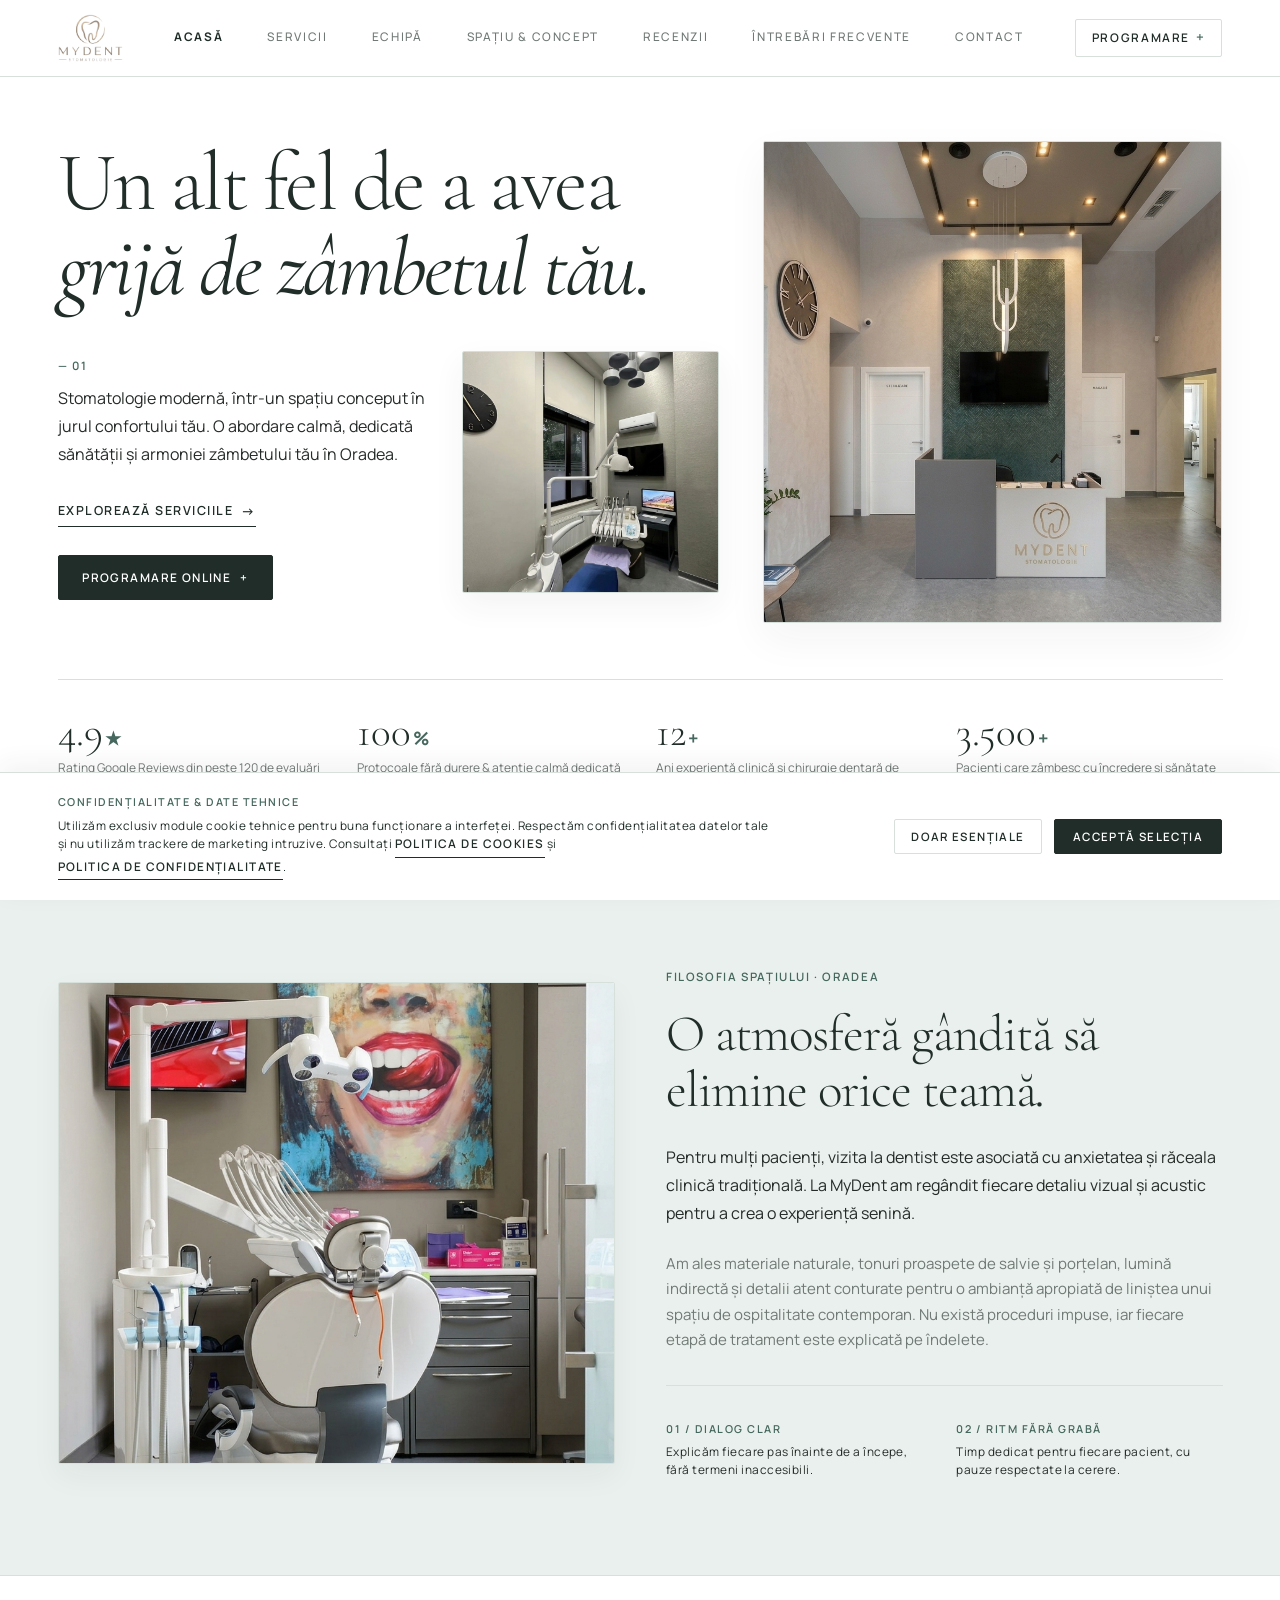
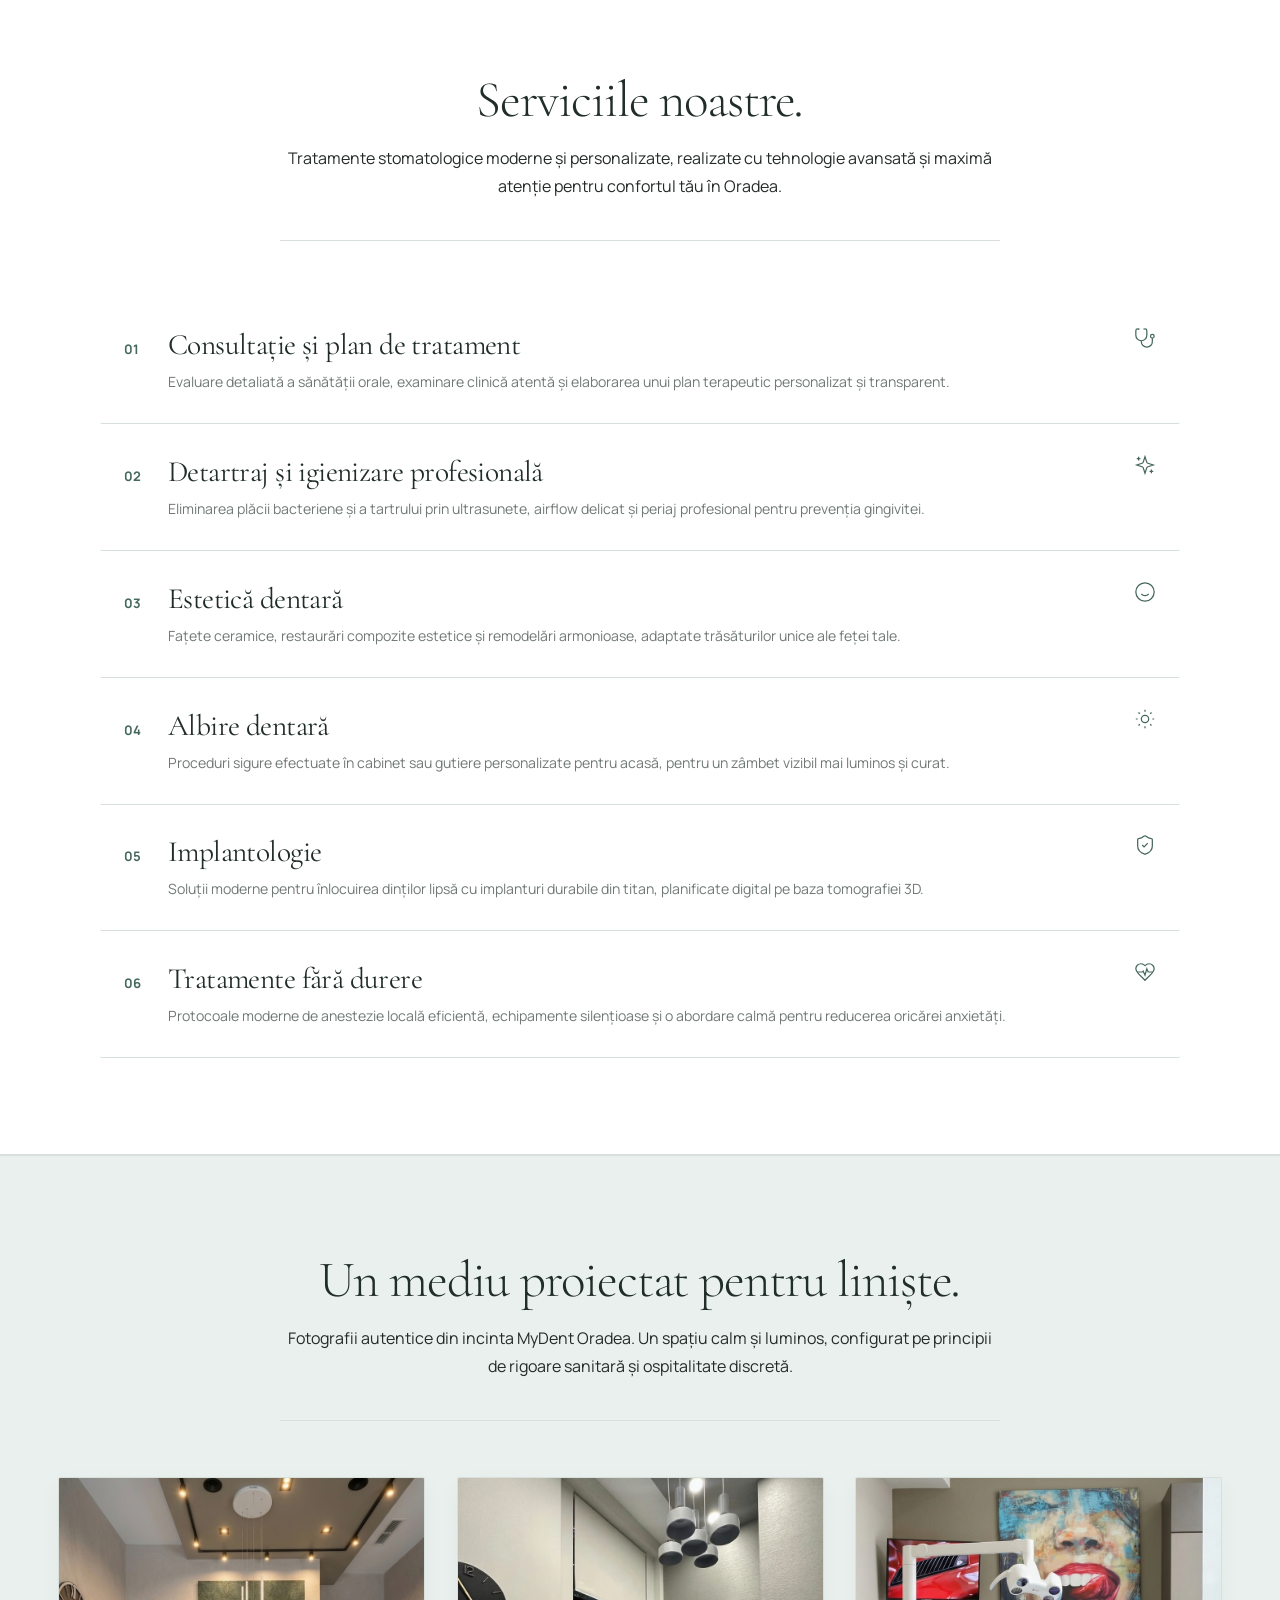
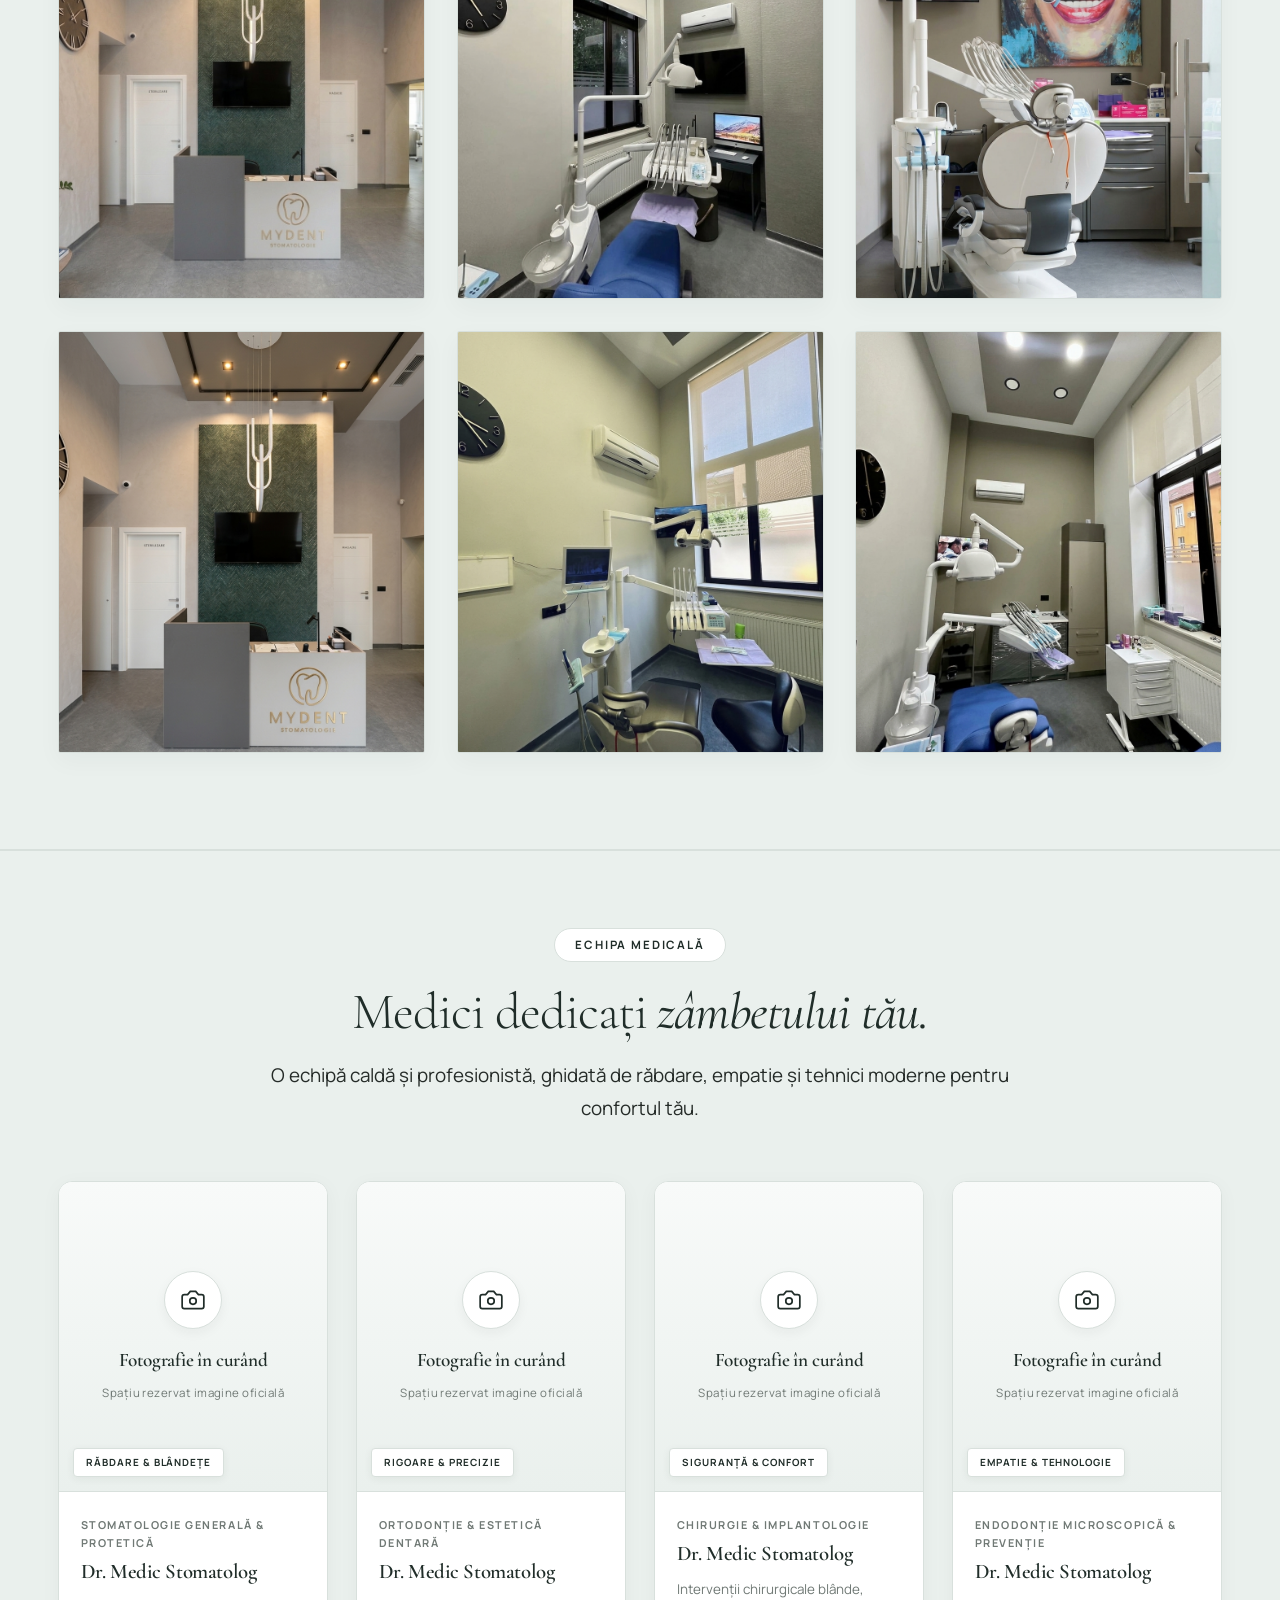
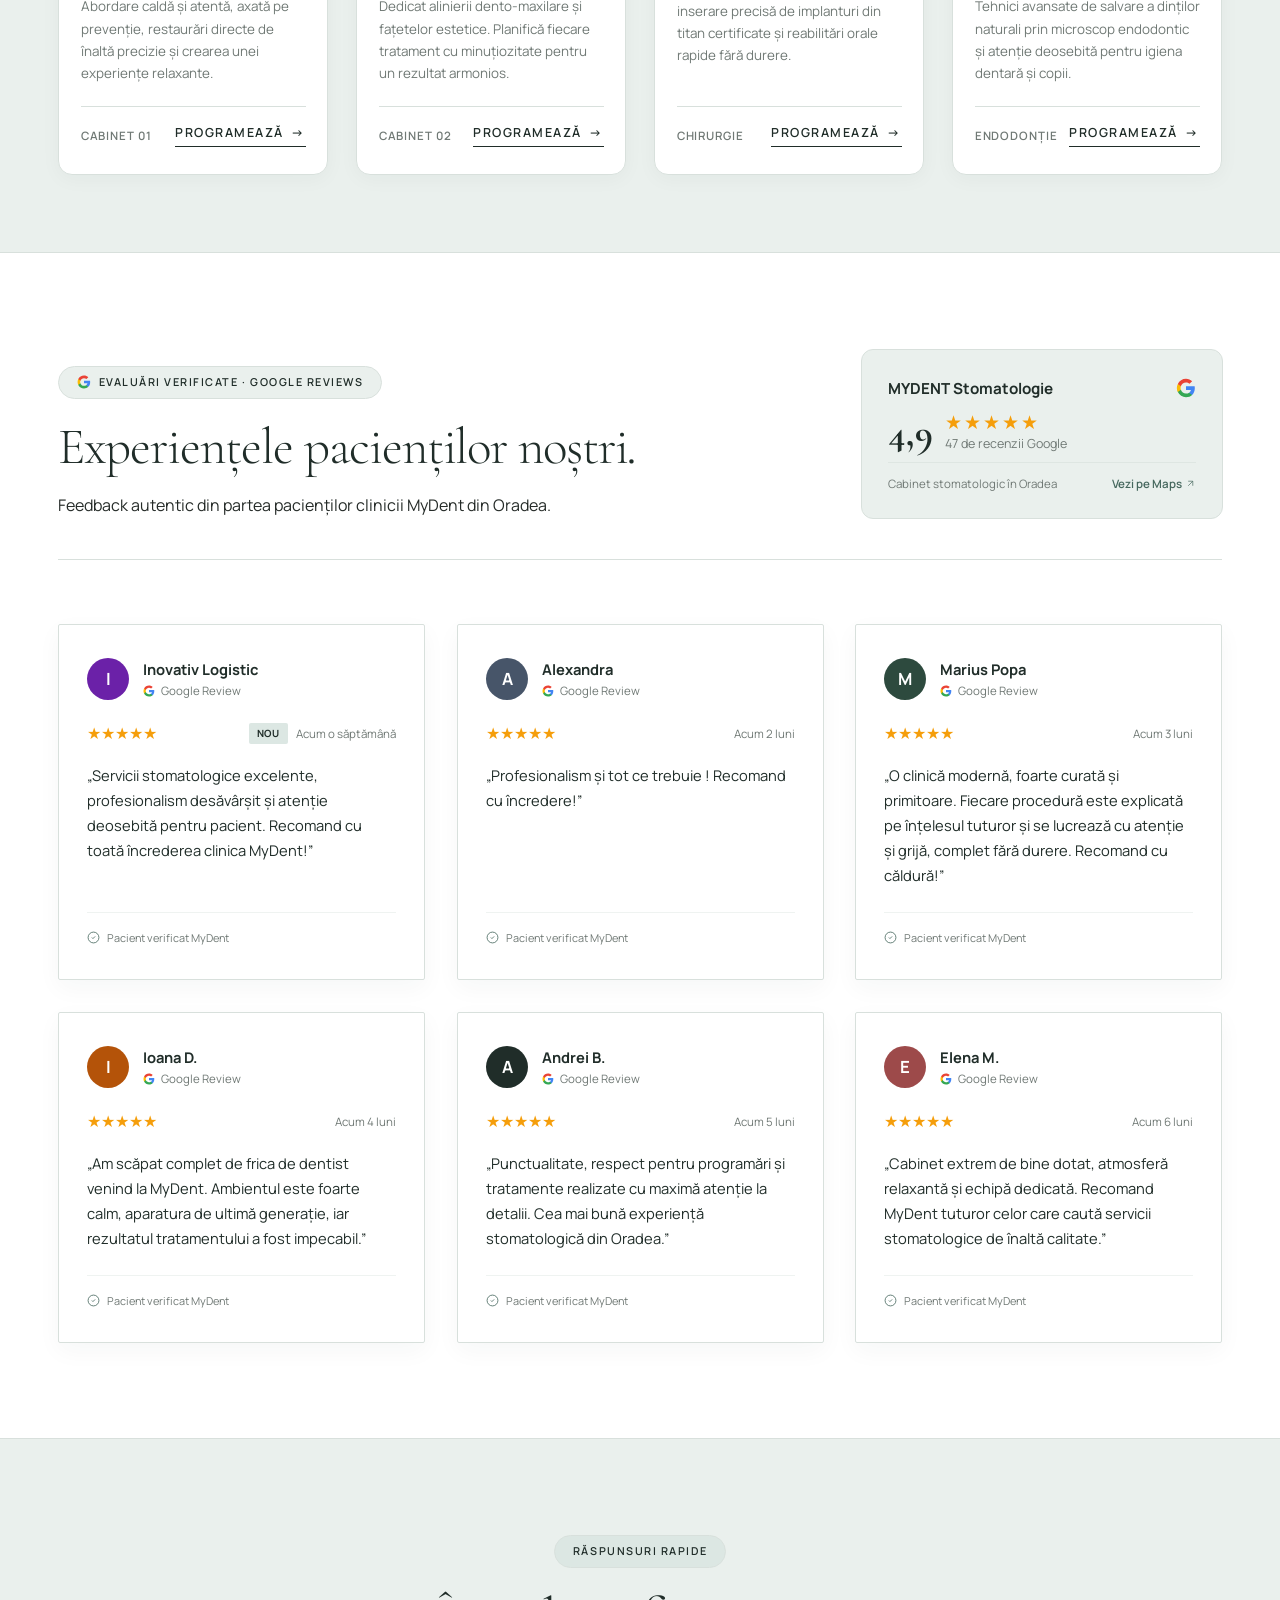
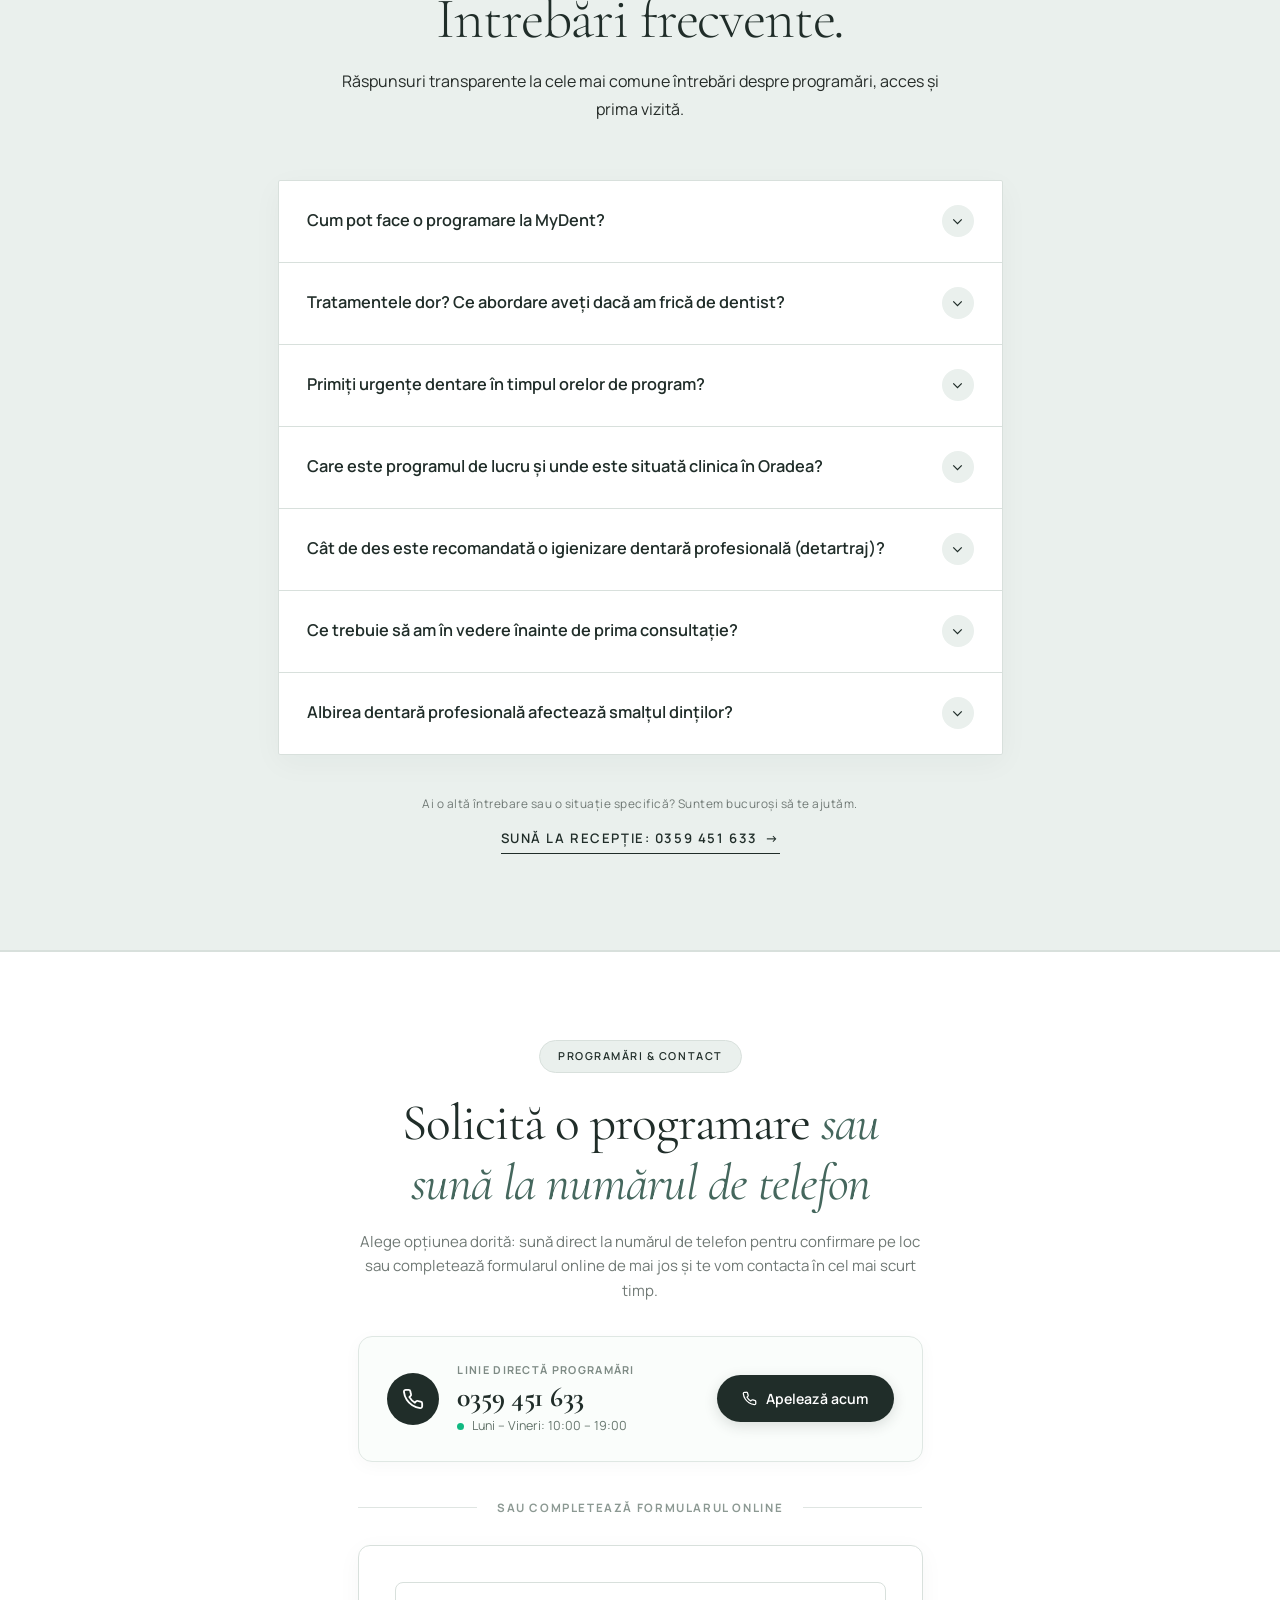
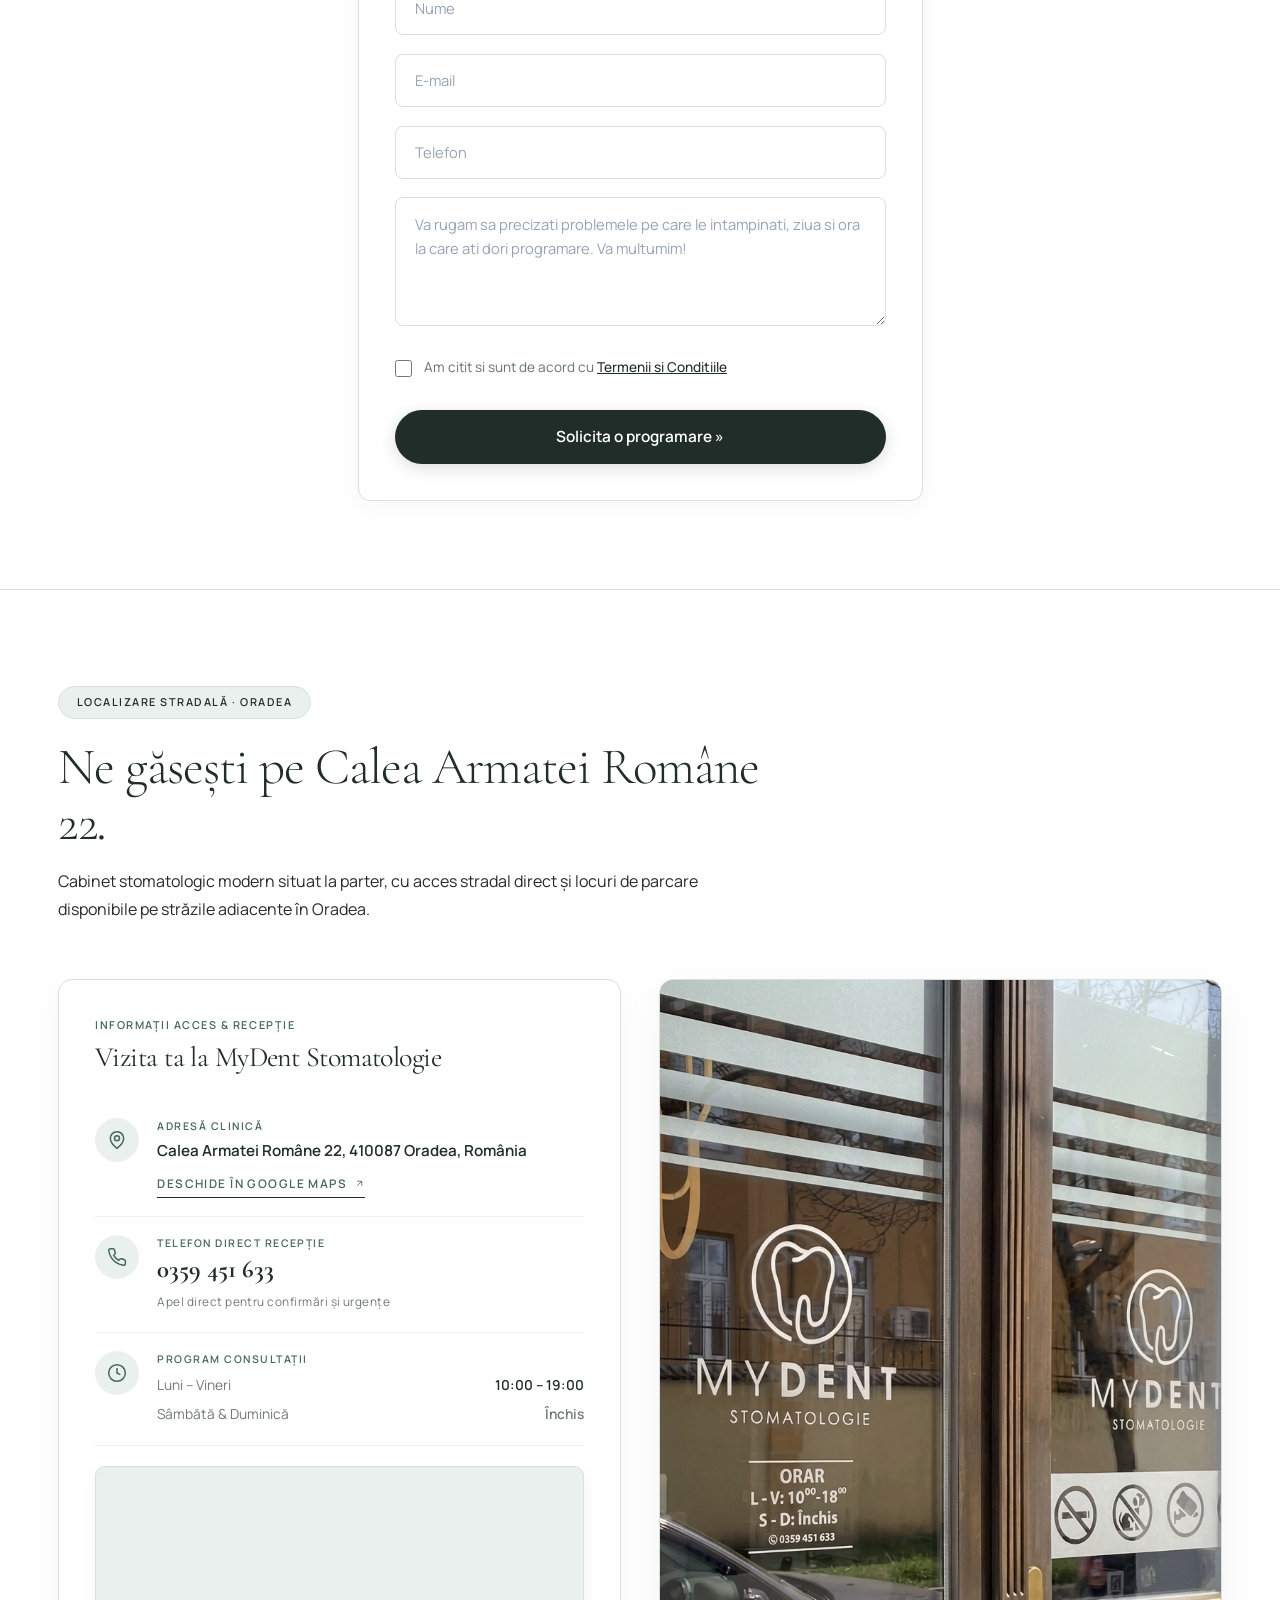
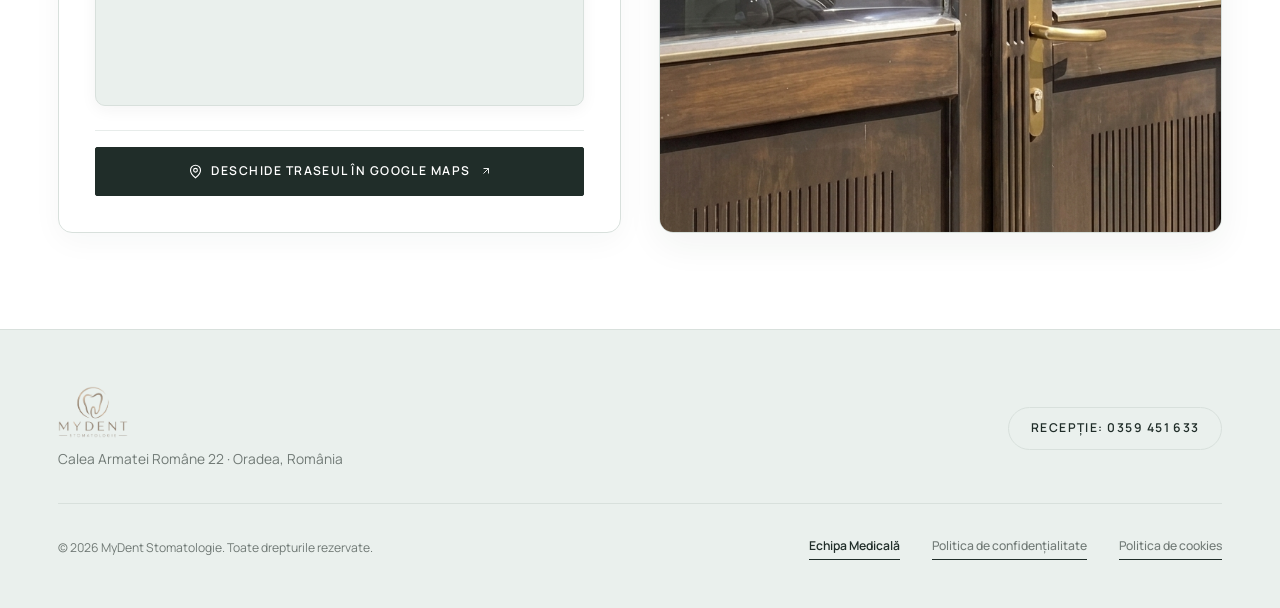
<file: index.html>
<!DOCTYPE html>
<html lang="ro">
  <head>
    <meta charset="UTF-8" />
    <meta name="viewport" content="width=device-width, initial-scale=1.0" />
    <title>MyDent Stomatologie Oradea</title>
    <meta name="description" content="Descoperă serviciile MyDent Stomatologie din Oradea. Consultă informațiile de contact, programul de lucru și solicită o programare într-un spațiu primitor și modern." />
    <meta name="robots" content="index, follow" />
    <link rel="icon" type="image/x-icon" href="favicon.ico?v=5" />
    <link rel="icon" type="image/png" sizes="32x32" href="images/favicon.png?v=5" />
    <link rel="icon" type="image/png" sizes="16x16" href="images/favicon-16x16.png?v=5" />
    <link rel="apple-touch-icon" sizes="180x180" href="images/apple-touch-icon.png?v=5" />
    
    <!-- Open Graph / Meta -->
    <meta property="og:type" content="website" />
    <meta property="og:title" content="MyDent Stomatologie Oradea" />
    <meta property="og:description" content="Descoperă serviciile MyDent Stomatologie din Oradea. Consultă informațiile de contact, programul de lucru și solicită o programare într-un spațiu primitor și modern." />
    <meta property="og:locale" content="ro_RO" />
    <meta property="og:image" content="images/clinic/reception.jpg" />

    <!-- Google Fonts: Cormorant Garamond & Manrope -->
    <link rel="preconnect" href="https://fonts.googleapis.com" />
    <link rel="preconnect" href="https://fonts.gstatic.com" crossorigin />
    <link href="https://fonts.googleapis.com/css2?family=Cormorant+Garamond:ital,wght@0,300;0,400;0,500;0,600;0,700;1,400;1,500;1,600&family=Manrope:wght@300;400;500;600;700;800&display=swap" rel="stylesheet" />

    <!-- Stylesheet -->
    <link rel="stylesheet" href="css/style.css" />

    <!-- LocalBusiness / Dentist Structured Data -->
    <script type="application/ld+json">
    {
      "@context": "https://schema.org",
      "@type": "Dentist",
      "name": "MyDent Stomatologie",
      "description": "Cabinet stomatologic în Oradea dedicat îngrijirii atente a sănătății dentare într-un spațiu modern și primitor.",
      "image": "images/clinic/reception.jpg",
      "telephone": "+40359451633",
      "address": {
        "@type": "PostalAddress",
        "streetAddress": "Calea Armatei Române 22",
        "addressLocality": "Oradea",
        "postalCode": "410087",
        "addressCountry": "RO"
      },
      "geo": {
        "@type": "GeoCoordinates",
        "latitude": "47.0515",
        "longitude": "21.9288"
      },
      "openingHoursSpecification": [
        {
          "@type": "OpeningHoursSpecification",
          "dayOfWeek": ["Monday", "Tuesday", "Wednesday", "Thursday", "Friday"],
          "opens": "10:00",
          "closes": "19:00"
        }
      ],
      "priceRange": "$$"
    }
    </script>
  </head>
  <body>
    <!-- Site Header -->
    <header class="site-header">
      <div id="scrollProgressBar" class="scroll-progress-bar" aria-hidden="true"></div>
      <div class="container header-container">
        <!-- Logo -->
        <a href="#top" style="display: flex; align-items: center; text-decoration: none;" aria-label="MyDent Stomatologie Oradea - Acasă">
          <img src="images/mydent-logo.png" alt="MyDent Stomatologie Oradea" class="header-brand-logo" />
        </a>

        <!-- Desktop Nav -->
        <nav class="desktop-nav" aria-label="Navigare principală">
          <a href="#top" class="editorial-nav-item active">Acasă</a>
          <a href="#servicii" class="editorial-nav-item">Servicii</a>
          <a href="#echipa" class="editorial-nav-item">Echipă</a>
          <a href="#concept" class="editorial-nav-item">Spațiu &amp; Concept</a>
          <a href="#recenzii" class="editorial-nav-item">Recenzii</a>
          <a href="#faq" class="editorial-nav-item">Întrebări Frecvente</a>
          <a href="#contact" class="editorial-nav-item">Contact</a>
        </nav>

        <!-- Right Header CTA & Mobile Button -->
        <div style="display: flex; align-items: center; gap: 0.85rem;">
          <a href="#programare" class="btn-nav-enquire desktop-enquire-btn">
            <span>Programare</span>
            <span style="font-size: 0.85rem; line-height: 1; color: var(--color-primary-accent);">+</span>
          </a>

          <button type="button" class="mobile-toggle" id="mobileToggleBtn" aria-expanded="false" aria-label="Deschide meniul principal">
            <svg class="icon-menu" width="20" height="20" viewBox="0 0 24 24" fill="none" stroke="currentColor" stroke-width="1.5"><line x1="4" x2="20" y1="12" y2="12"/><line x1="4" x2="20" y1="6" y2="6"/><line x1="4" x2="20" y1="18" y2="18"/></svg>
            <svg class="icon-close" width="20" height="20" viewBox="0 0 24 24" fill="none" stroke="currentColor" stroke-width="1.5" style="display: none;"><path d="M18 6 6 18"/><path d="m6 6 12 12"/></svg>
          </button>
        </div>
      </div>
    </header>

    <!-- Mobile Drawer -->
    <div class="mobile-drawer" id="mobileDrawer" role="dialog" aria-modal="true" aria-label="Meniu de navigare">
      <div style="display: flex; flex-direction: column;">
        <a href="#top" class="mobile-drawer-link active">Acasă</a>
        <a href="#servicii" class="mobile-drawer-link">Servicii</a>
        <a href="#echipa" class="mobile-drawer-link">Echipă</a>
        <a href="#concept" class="mobile-drawer-link">Spațiu &amp; Concept</a>
        <a href="#recenzii" class="mobile-drawer-link">Recenzii</a>
        <a href="#faq" class="mobile-drawer-link">Întrebări Frecvente</a>
        <a href="#contact" class="mobile-drawer-link">Contact</a>
      </div>

      <div style="display: flex; flex-direction: column; gap: 1.25rem; padding-top: 2rem; border-top: 1px solid var(--color-borders);">
        <a href="#programare" class="btn-editorial-primary" style="width: 100%; text-align: center;">
          <span>Solicită o programare</span>
          <span>+</span>
        </a>

        <div style="display: flex; flex-direction: column; gap: 0.35rem; font-size: 0.82rem;">
          <div style="color: var(--color-text-secondary); text-transform: uppercase; font-size: 0.68rem; letter-spacing: 0.12em;">Recepție Oradea</div>
          <a href="tel:+40359451633" style="font-weight: 600; color: var(--color-forest-charcoal); text-decoration: none;">0359 451 633</a>
          <div style="color: var(--color-text-secondary);">Calea Armatei Române 22, 410087 Oradea, România</div>
        </div>
      </div>
    </div>

    <!-- Main Content -->
    <main>
      <!-- =========================================================================
           1. UNCONVENTIONAL EDITORIAL HERO (SAGE & PORCELAIN)
           ========================================================================= -->
      <section id="top" style="background-color: var(--color-white); position: relative; padding-top: clamp(2.5rem, 5vw, 4.5rem); padding-bottom: clamp(3.5rem, 6vw, 6rem); border-bottom: 1px solid var(--color-borders); overflow: hidden;">
        <div class="container" style="position: relative;">
          <div style="display: grid; grid-template-columns: repeat(12, 1fr); gap: clamp(1.5rem, 3.5vw, 3.5rem); align-items: start; position: relative;">
            
            <!-- Left 7 Columns -->
            <div style="grid-column: span 7; display: flex; flex-direction: column; z-index: 2;" class="hero-left-editorial reveal-init">
              <h1 class="editorial-hero-title" style="margin-bottom: 2.5rem; max-width: 720px;">
                Un alt fel de a avea<br />
                <em>grijă de zâmbetul tău.</em>
              </h1>

              <div style="display: grid; grid-template-columns: repeat(12, 1fr); gap: 2rem; align-items: start;" class="hero-lower-split">
                <div style="grid-column: span 7;" class="hero-supporting-text">
                  <div class="editorial-label" style="margin-bottom: 0.6rem;">— 01</div>
                  <p class="lead-editorial" style="margin-bottom: 2rem; font-size: 1rem; line-height: 1.75;">
                    Stomatologie modernă, într-un spațiu conceput în jurul confortului tău. O abordare calmă, dedicată sănătății și armoniei zâmbetului tău în Oradea.
                  </p>

                  <div style="display: flex; align-items: center; gap: 1.75rem; flex-wrap: wrap;">
                    <a href="#servicii" class="editorial-link">
                      <span>Explorează serviciile</span>
                      <span style="font-size: 0.85rem;">→</span>
                    </a>

                    <a href="#programare" class="btn-editorial-primary" style="font-size: 0.74rem; padding: 0.75rem 1.45rem;">
                      <span>Programare online</span>
                      <span>+</span>
                    </a>
                  </div>
                </div>

                <div style="grid-column: span 5;" class="hero-overlapping-photo">
                  <div style="border: 1px solid var(--color-borders); background-color: var(--color-white); overflow: hidden; box-shadow: 0 12px 32px rgba(32, 45, 41, 0.06); border-radius: 2px;">
                    <img src="images/clinic/treatment_pendant.jpg" alt="Detaliu arhitectural cabinet MyDent Oradea" style="width: 100%; height: 240px; object-fit: cover; display: block;" />
                  </div>
                </div>
              </div>
            </div>

            <!-- Right 5 Columns -->
            <div style="grid-column: span 5; position: relative;" class="hero-right-editorial reveal-init stagger-2">
              <div style="border: 1px solid var(--color-borders); background-color: var(--color-white); overflow: hidden; box-shadow: 0 16px 40px rgba(32, 45, 41, 0.05); border-radius: 2px;">
                <img src="images/clinic/reception.jpg" alt="Recepția reală a clinicii MyDent Stomatologie Oradea cu sigla 3D aurie" class="hero-reception-img" style="width: 100%; height: 480px; object-fit: cover; display: block;" />
              </div>
            </div>

          </div>

          <!-- Smart Live Metrics Strip -->
          <div class="hero-stats-strip reveal-init stagger-3">
            <div class="stat-item-box">
              <div class="stat-number-display">
                <span data-counter-target="4.9">0.0</span>
                <span class="stat-suffix">★</span>
              </div>
              <div class="stat-caption-text">Rating Google Reviews din peste 120 de evaluări verificate</div>
            </div>

            <div class="stat-item-box">
              <div class="stat-number-display">
                <span data-counter-target="100">0</span>
                <span class="stat-suffix">%</span>
              </div>
              <div class="stat-caption-text">Protocoale fără durere &amp; atenție calmă dedicată fiecărui pacient</div>
            </div>

            <div class="stat-item-box">
              <div class="stat-number-display">
                <span data-counter-target="12">0</span>
                <span class="stat-suffix">+</span>
              </div>
              <div class="stat-caption-text">Ani experiență clinică și chirurgie dentară de precizie</div>
            </div>

            <div class="stat-item-box">
              <div class="stat-number-display">
                <span data-counter-target="3500">0</span>
                <span class="stat-suffix">+</span>
              </div>
              <div class="stat-caption-text">Pacienți care zâmbesc cu încredere și sănătate în Oradea</div>
            </div>
          </div>
        </div>
      </section>

      <!-- =========================================================================
           2. CLINIC STORY (CONTRASTING PALE SAGE SECTION #EAF0ED)
           ========================================================================= -->
      <section id="concept" style="background-color: var(--color-sec-bg); padding: 6rem 0; border-bottom: 1px solid var(--color-borders); position: relative;">
        <div class="container">
          <div style="display: grid; grid-template-columns: repeat(12, 1fr); gap: clamp(2rem, 4vw, 4rem); align-items: center;">
            
            <!-- Left 6 Columns -->
            <div style="grid-column: span 6; position: relative;" class="story-left-img reveal-init">
              <div style="border: 1px solid var(--color-borders); background-color: var(--color-white); overflow: hidden; box-shadow: 0 12px 30px rgba(32, 45, 41, 0.05); border-radius: 2px;">
                <img src="images/clinic/treatment_art.jpg" alt="Cabinet stomatologic MyDent cu tablou pop-art și fotoliu modern" style="width: 100%; height: 480px; object-fit: cover; display: block;" />
              </div>
            </div>

            <!-- Right 6 Columns -->
            <div style="grid-column: span 6;" class="story-right-text reveal-init stagger-2">
              <span class="editorial-label" style="margin-bottom: 1.25rem; display: block;">FILOSOFIA SPAȚIULUI · ORADEA</span>
              <h2 class="headline-section" style="margin-bottom: 1.5rem; max-width: 540px;">
                O atmosferă gândită să elimine orice teamă<em>.</em>
              </h2>

              <p class="lead-editorial" style="line-height: 1.75; margin-bottom: 1.5rem; color: var(--color-text-main);">
                Pentru mulți pacienți, vizita la dentist este asociată cu anxietatea și răceala clinică tradițională. La MyDent am regândit fiecare detaliu vizual și acustic pentru a crea o experiență senină.
              </p>

              <p class="body-editorial" style="margin-bottom: 2rem;">
                Am ales materiale naturale, tonuri proaspete de salvie și porțelan, lumină indirectă și detalii atent conturate pentru o ambianță apropiată de liniștea unui spațiu de ospitalitate contemporan. Nu există proceduri impuse, iar fiecare etapă de tratament este explicată pe îndelete.
              </p>

              <div class="story-facts-grid" style="display: grid; grid-template-columns: repeat(2, 1fr); gap: 1.5rem; padding-top: 1.75rem; border-top: 1px solid var(--color-borders);">
                <div>
                  <div class="editorial-label" style="font-size: 0.68rem; margin-bottom: 0.35rem;">01 / DIALOG CLAR</div>
                  <p class="caption-editorial" style="margin: 0; color: var(--color-text-main);">Explicăm fiecare pas înainte de a începe, fără termeni inaccesibili.</p>
                </div>
                <div>
                  <div class="editorial-label" style="font-size: 0.68rem; margin-bottom: 0.35rem;">02 / RITM FĂRĂ GRABĂ</div>
                  <p class="caption-editorial" style="margin: 0; color: var(--color-text-main);">Timp dedicat pentru fiecare pacient, cu pauze respectate la cerere.</p>
                </div>
              </div>
            </div>

          </div>
        </div>
      </section>

      <!-- =========================================================================
           3. SERVICES SECTION (CONTRASTING PURE WHITE SECTION #FFFFFF)
           ========================================================================= -->
      <section id="servicii" style="background-color: var(--color-white); padding: 6rem 0; border-bottom: 1px solid var(--color-borders);">
        <div class="container">
          <div style="max-width: 720px; margin: 0 auto 3.5rem auto; textAlign: center; padding-bottom: 2.5rem; border-bottom: 1px solid var(--color-borders); text-align: center;" class="reveal-init">
            <h2 class="headline-section" style="margin-bottom: 1rem;">
              Serviciile noastre<em>.</em>
            </h2>
            <p class="lead-editorial" style="margin: 0 auto; color: var(--color-text-main);">
              Tratamente stomatologice moderne și personalizate, realizate cu tehnologie avansată și maximă atenție pentru confortul tău în Oradea.
            </p>
          </div>

          <div style="width: 100%; max-width: 1080px; margin: 0 auto; display: flex; flex-direction: column;">
            
            <!-- Service 01 -->
            <a href="#programare" onclick="selectService('Consultație și plan de tratament')" class="editorial-service-row reveal-init stagger-1">
              <div class="service-row-header">
                <div class="service-row-title-wrap">
                  <span class="service-row-number">01</span>
                  <h3>Consultație și plan de tratament</h3>
                </div>
                <div class="service-row-icon">
                  <svg width="22" height="22" viewBox="0 0 24 24" fill="none" stroke="currentColor" stroke-width="1.35"><path d="M4.8 2.3A.3.3 0 1 0 5 2H4a2 2 0 0 0-2 2v5a6 6 0 0 0 6 6v0a6 6 0 0 0 6-6V4a2 2 0 0 0-2-2h-1a.2.2 0 1 0 .3.3"/><path d="M8 15v1a6 6 0 0 0 6 6v0a6 6 0 0 0 6-6v-4"/><circle cx="20" cy="10" r="2"/></svg>
                </div>
              </div>
              <div class="service-row-desc">
                <p class="body-editorial" style="font-size: clamp(0.86rem, 1.1vw, 0.94rem); line-height: 1.65; margin: 0; color: var(--color-text-secondary); max-width: 840px;">
                  Evaluare detaliată a sănătății orale, examinare clinică atentă și elaborarea unui plan terapeutic personalizat și transparent.
                </p>
              </div>
            </a>

            <!-- Service 02 -->
            <a href="#programare" onclick="selectService('Detartraj și igienizare profesională')" class="editorial-service-row reveal-init stagger-2">
              <div class="service-row-header">
                <div class="service-row-title-wrap">
                  <span class="service-row-number">02</span>
                  <h3>Detartraj și igienizare profesională</h3>
                </div>
                <div class="service-row-icon">
                  <svg width="22" height="22" viewBox="0 0 24 24" fill="none" stroke="currentColor" stroke-width="1.35"><path d="m12 3-1.912 5.813a2 2 0 0 1-1.275 1.275L3 12l5.813 1.912a2 2 0 0 1 1.275 1.275L12 21l1.912-5.813a2 2 0 0 1 1.275-1.275L21 12l-5.813-1.912a2 2 0 0 1-1.275-1.275L12 3Z"/><path d="M5 3v4"/><path d="M19 17v4"/><path d="M3 5h4"/><path d="M17 19h4"/></svg>
                </div>
              </div>
              <div class="service-row-desc">
                <p class="body-editorial" style="font-size: clamp(0.86rem, 1.1vw, 0.94rem); line-height: 1.65; margin: 0; color: var(--color-text-secondary); max-width: 840px;">
                  Eliminarea plăcii bacteriene și a tartrului prin ultrasunete, airflow delicat și periaj profesional pentru prevenția gingivitei.
                </p>
              </div>
            </a>

            <!-- Service 03 -->
            <a href="#programare" onclick="selectService('Estetică dentară')" class="editorial-service-row reveal-init stagger-3">
              <div class="service-row-header">
                <div class="service-row-title-wrap">
                  <span class="service-row-number">03</span>
                  <h3>Estetică dentară</h3>
                </div>
                <div class="service-row-icon">
                  <svg width="22" height="22" viewBox="0 0 24 24" fill="none" stroke="currentColor" stroke-width="1.35"><circle cx="12" cy="12" r="10"/><path d="M8 14s1.5 2 4 2 4-2 4-2"/><line x1="9" x2="9.01" y1="9" y2="9"/><line x1="15" x2="15.01" y1="9" y2="9"/></svg>
                </div>
              </div>
              <div class="service-row-desc">
                <p class="body-editorial" style="font-size: clamp(0.86rem, 1.1vw, 0.94rem); line-height: 1.65; margin: 0; color: var(--color-text-secondary); max-width: 840px;">
                  Fațete ceramice, restaurări compozite estetice și remodelări armonioase, adaptate trăsăturilor unice ale feței tale.
                </p>
              </div>
            </a>

            <!-- Service 04 -->
            <a href="#programare" onclick="selectService('Albire dentară')" class="editorial-service-row reveal-init stagger-4">
              <div class="service-row-header">
                <div class="service-row-title-wrap">
                  <span class="service-row-number">04</span>
                  <h3>Albire dentară</h3>
                </div>
                <div class="service-row-icon">
                  <svg width="22" height="22" viewBox="0 0 24 24" fill="none" stroke="currentColor" stroke-width="1.35"><circle cx="12" cy="12" r="4"/><path d="M12 2v2"/><path d="M12 20v2"/><path d="m4.93 4.93 1.41 1.41"/><path d="m17.66 17.66 1.41 1.41"/><path d="M2 12h2"/><path d="M20 12h2"/><path d="m6.34 17.66-1.41 1.41"/><path d="m19.07 4.93-1.41 1.41"/></svg>
                </div>
              </div>
              <div class="service-row-desc">
                <p class="body-editorial" style="font-size: clamp(0.86rem, 1.1vw, 0.94rem); line-height: 1.65; margin: 0; color: var(--color-text-secondary); max-width: 840px;">
                  Proceduri sigure efectuate în cabinet sau gutiere personalizate pentru acasă, pentru un zâmbet vizibil mai luminos și curat.
                </p>
              </div>
            </a>

            <!-- Service 05 -->
            <a href="#programare" onclick="selectService('Implantologie')" class="editorial-service-row reveal-init stagger-5">
              <div class="service-row-header">
                <div class="service-row-title-wrap">
                  <span class="service-row-number">05</span>
                  <h3>Implantologie</h3>
                </div>
                <div class="service-row-icon">
                  <svg width="22" height="22" viewBox="0 0 24 24" fill="none" stroke="currentColor" stroke-width="1.35"><path d="M20 13c0 5-3.5 7.5-7.66 8.95a1 1 0 0 1-.67-.01C7.5 20.5 4 18 4 13V6a1 1 0 0 1 1-1c2 0 4.5-1.2 6.24-2.72a1.17 1.17 0 0 1 1.52 0C14.51 3.81 17 5 19 5a1 1 0 0 1 1 1z"/><path d="m9 12 2 2 4-4"/></svg>
                </div>
              </div>
              <div class="service-row-desc">
                <p class="body-editorial" style="font-size: clamp(0.86rem, 1.1vw, 0.94rem); line-height: 1.65; margin: 0; color: var(--color-text-secondary); max-width: 840px;">
                  Soluții moderne pentru înlocuirea dinților lipsă cu implanturi durabile din titan, planificate digital pe baza tomografiei 3D.
                </p>
              </div>
            </a>

            <!-- Service 06 -->
            <a href="#programare" onclick="selectService('Tratamente fără durere')" class="editorial-service-row reveal-init stagger-6">
              <div class="service-row-header">
                <div class="service-row-title-wrap">
                  <span class="service-row-number">06</span>
                  <h3>Tratamente fără durere</h3>
                </div>
                <div class="service-row-icon">
                  <svg width="22" height="22" viewBox="0 0 24 24" fill="none" stroke="currentColor" stroke-width="1.35"><path d="M19 14c1.49-1.46 3-3.21 3-5.5A5.5 5.5 0 0 0 16.5 3c-1.76 0-3 .5-4.5 2-1.5-1.5-2.74-2-4.5-2A5.5 5.5 0 0 0 2 8.5c0 2.3 1.5 4.05 3 5.5l7 7Z"/><path d="M3.22 12H9.5l.5-1 2 4.5 2-7 1.5 3.5h5.27"/></svg>
                </div>
              </div>
              <div class="service-row-desc">
                <p class="body-editorial" style="font-size: clamp(0.86rem, 1.1vw, 0.94rem); line-height: 1.65; margin: 0; color: var(--color-text-secondary); max-width: 840px;">
                  Protocoale moderne de anestezie locală eficientă, echipamente silențioase și o abordare calmă pentru reducerea oricărei anxietăți.
                </p>
              </div>
            </a>

          </div>
        </div>
      </section>

      <!-- =========================================================================
           4. ARCHITECTURAL GALLERY CATALOG
           ========================================================================= -->
      <section id="galerie" style="background-color: var(--color-sec-bg); padding: 6rem 0; border-top: 1px solid var(--color-borders); border-bottom: 1px solid var(--color-borders);">
        <div class="container">
          <div style="max-width: 720px; margin: 0 auto 3.5rem auto; text-align: center; padding-bottom: 2.5rem; border-bottom: 1px solid var(--color-borders);" class="reveal-init">
            <h2 class="headline-section" style="margin-bottom: 1rem;">
              Un mediu proiectat pentru liniște<em>.</em>
            </h2>
            <p class="lead-editorial" style="margin: 0 auto; color: var(--color-text-main);">
              Fotografii autentice din incinta MyDent Oradea. Un spațiu calm și luminos, configurat pe principii de rigoare sanitară și ospitalitate discretă.
            </p>
          </div>

          <div style="display: grid; grid-template-columns: repeat(12, 1fr); gap: 2rem;">
            <!-- Gal 1 -->
            <div class="gallery-editorial-card reveal-init stagger-1" tabindex="0" role="button" aria-label="Vezi Recepția MyDent & Logo 3D">
              <div style="position: relative; width: 100%; height: 420px; overflow: hidden; background-color: var(--color-soft-sage);">
                <img src="images/clinic/reception.jpg" alt="Recepția reală a clinicii MyDent Stomatologie Oradea cu sigla 3D aurie și candelabru sculptural" class="gallery-editorial-img" loading="lazy" />
                <div class="gallery-zoom-badge">
                  <svg width="12" height="12" viewBox="0 0 24 24" fill="none" stroke="currentColor" stroke-width="2"><circle cx="11" cy="11" r="8"/><path d="m21 21-4.35-4.35"/></svg>
                  <span>Zoom Foto</span>
                </div>
              </div>
            </div>

            <!-- Gal 2 -->
            <div class="gallery-editorial-card reveal-init stagger-2" tabindex="0" role="button" aria-label="Vezi Cabinet de tratament & lumină naturală">
              <div style="position: relative; width: 100%; height: 420px; overflow: hidden; background-color: var(--color-soft-sage);">
                <img src="images/clinic/treatment_pendant.jpg" alt="Cabinetul real de tratament MyDent cu scaun ergonomic albastru, lustre cilindrice și iMac" class="gallery-editorial-img" loading="lazy" />
                <div class="gallery-zoom-badge">
                  <svg width="12" height="12" viewBox="0 0 24 24" fill="none" stroke="currentColor" stroke-width="2"><circle cx="11" cy="11" r="8"/><path d="m21 21-4.35-4.35"/></svg>
                  <span>Zoom Foto</span>
                </div>
              </div>
            </div>

            <!-- Gal 3 -->
            <div class="gallery-editorial-card reveal-init stagger-3" tabindex="0" role="button" aria-label="Vezi Ambianță creativă & unit stomatologic">
              <div style="position: relative; width: 100%; height: 420px; overflow: hidden; background-color: var(--color-soft-sage);">
                <img src="images/clinic/treatment_art.jpg" alt="Cabinet stomatologic MyDent cu tablou pop-art și echipament dentar modern" class="gallery-editorial-img" loading="lazy" />
                <div class="gallery-zoom-badge">
                  <svg width="12" height="12" viewBox="0 0 24 24" fill="none" stroke="currentColor" stroke-width="2"><circle cx="11" cy="11" r="8"/><path d="m21 21-4.35-4.35"/></svg>
                  <span>Zoom Foto</span>
                </div>
              </div>
            </div>

            <!-- Gal 4 -->
            <div class="gallery-editorial-card reveal-init stagger-4" tabindex="0" role="button" aria-label="Vezi Biroul recepției & acces sterilizare">
              <div style="position: relative; width: 100%; height: 420px; overflow: hidden; background-color: var(--color-soft-sage);">
                <img src="images/clinic/reception_desk.jpg" alt="Perspectivă detaliată asupra recepției MyDent și a zonei de sterilizare" class="gallery-editorial-img" loading="lazy" />
                <div class="gallery-zoom-badge">
                  <svg width="12" height="12" viewBox="0 0 24 24" fill="none" stroke="currentColor" stroke-width="2"><circle cx="11" cy="11" r="8"/><path d="m21 21-4.35-4.35"/></svg>
                  <span>Zoom Foto</span>
                </div>
              </div>
            </div>

            <!-- Gal 5 -->
            <div class="gallery-editorial-card reveal-init stagger-5" tabindex="0" role="button" aria-label="Vezi Unitate modernă de tratament & monitor digital">
              <div style="position: relative; width: 100%; height: 420px; overflow: hidden; background-color: var(--color-soft-sage);">
                <img src="images/clinic/treatment_unit.jpg" alt="Unitate dentară cu monitor digital și instrumente profesionale la MyDent" class="gallery-editorial-img" loading="lazy" />
                <div class="gallery-zoom-badge">
                  <svg width="12" height="12" viewBox="0 0 24 24" fill="none" stroke="currentColor" stroke-width="2"><circle cx="11" cy="11" r="8"/><path d="m21 21-4.35-4.35"/></svg>
                  <span>Zoom Foto</span>
                </div>
              </div>
            </div>

            <!-- Gal 6 -->
            <div class="gallery-editorial-card reveal-init stagger-6" tabindex="0" role="button" aria-label="Vezi Cabinet stomatologic generos">
              <div style="position: relative; width: 100%; height: 420px; overflow: hidden; background-color: var(--color-soft-sage);">
                <img src="images/clinic/treatment_wide.jpg" alt="Cabinetul spațios MyDent cu tavane înalte și mobilier medical integrat" class="gallery-editorial-img" loading="lazy" style="object-position: center 65%;" />
                <div class="gallery-zoom-badge">
                  <svg width="12" height="12" viewBox="0 0 24 24" fill="none" stroke="currentColor" stroke-width="2"><circle cx="11" cy="11" r="8"/><path d="m21 21-4.35-4.35"/></svg>
                  <span>Zoom Foto</span>
                </div>
              </div>
            </div>
          </div>
        </div>
      </section>

      <!-- Lightbox Modal -->
      <div id="lightboxModal" class="lightbox-modal" role="dialog" aria-modal="true" aria-label="Vizualizator catalog imagini">
        <div style="position: absolute; top: 1.75rem; right: 2.5rem; display: flex; align-items: center; gap: 1.5rem; z-index: 1010;">
          <span id="lightboxCounter" style="font-family: var(--font-sans); font-size: 0.74rem; color: rgba(255, 255, 255, 0.75); letter-spacing: 0.12em;">1 / 6</span>
          <button type="button" id="lightboxCloseBtn" class="lightbox-close-btn" style="width: 42px; height: 42px;" aria-label="Închide vizualizatorul">
            <svg width="18" height="18" viewBox="0 0 24 24" fill="none" stroke="currentColor" stroke-width="1.5"><path d="M18 6 6 18"/><path d="m6 6 12 12"/></svg>
          </button>
        </div>

        <button type="button" id="lightboxPrevBtn" class="lightbox-nav-btn lightbox-prev-btn" style="position: absolute; left: 2rem; width: 48px; height: 48px; z-index: 1010;" aria-label="Imaginea anterioară">
          <svg width="20" height="20" viewBox="0 0 24 24" fill="none" stroke="currentColor" stroke-width="1.5" style="transform: rotate(180deg);"><path d="m9 18 6-6-6-6"/></svg>
        </button>

        <div class="lightbox-backdrop-target" style="max-width: 1200px; max-height: 88vh; display: flex; align-items: center; justify-content: center;">
          <img id="lightboxImg" src="images/clinic/reception.jpg" alt="Detaliu MyDent" style="max-width: 100%; max-height: 85vh; object-fit: contain; border-radius: 2px; border: 1px solid rgba(255, 255, 255, 0.15); box-shadow: 0 20px 50px rgba(0, 0, 0, 0.45);" />
        </div>

        <button type="button" id="lightboxNextBtn" class="lightbox-nav-btn lightbox-next-btn" style="position: absolute; right: 2rem; width: 48px; height: 48px; z-index: 1010;" aria-label="Imaginea următoare">
          <svg width="20" height="20" viewBox="0 0 24 24" fill="none" stroke="currentColor" stroke-width="1.5"><path d="m9 18 6-6-6-6"/></svg>
        </button>
      </div>

      <!-- =========================================================================
           4B. ECHIPA MEDICALĂ - 4 MEDICI CU PLACEHOLDER EDITABIL
           ========================================================================= -->
      <section id="echipa" style="background-color: var(--color-sec-bg); padding: clamp(4rem, 6vw, 6.5rem) 0; border-top: 1px solid var(--color-borders);">
        <div class="container">
          
          <!-- Header Secțiune -->
          <div style="text-align: center; max-width: 780px; margin: 0 auto 3.5rem;">
            <div style="display: inline-flex; align-items: center; justify-content: center; gap: 0.5rem; background-color: #FFFFFF; border: 1px solid var(--color-borders); padding: 0.4rem 1.25rem; border-radius: 999px; font-size: 0.72rem; font-weight: 700; letter-spacing: 0.16em; text-transform: uppercase; color: var(--color-forest-charcoal); margin-bottom: 1.25rem;">
              ECHIPA MEDICALĂ
            </div>
            
            <h2 class="headline-section" style="margin-bottom: 1rem; line-height: 1.2;">
              Medici dedicați <em>zâmbetului tău.</em>
            </h2>
            
            <p class="lead-editorial" style="margin: 0 auto; color: var(--color-text-main); font-size: clamp(1.02rem, 1.8vw, 1.18rem);">
              O echipă caldă și profesionistă, ghidată de răbdare, empatie și tehnici moderne pentru confortul tău.
            </p>
          </div>

          <!-- Grid 4 Medici -->
          <div class="team-grid">
            
            <!-- Medic 1 -->
            <article class="doctor-card reveal-init stagger-1">
              <div class="doctor-photo-box">
                <div class="doctor-placeholder-wrap">
                  <div class="doctor-placeholder-icon-wrap" aria-hidden="true">
                    <svg width="26" height="26" viewBox="0 0 24 24" fill="none" stroke="currentColor" stroke-width="1.6">
                      <path d="M14.5 4h-5L7 7H4a2 2 0 0 0-2 2v9a2 2 0 0 0 2 2h16a2 2 0 0 0 2-2V9a2 2 0 0 0-2-2h-3l-2.5-3z"/>
                      <circle cx="12" cy="13" r="3"/>
                    </svg>
                  </div>
                  <div class="doctor-placeholder-title">Fotografie în curând</div>
                  <div class="doctor-placeholder-sub">Spațiu rezervat imagine oficială</div>
                </div>
                <div class="doctor-tag-badge">RĂBDARE &amp; BLÂNDEȚE</div>
              </div>

              <div class="doctor-card-body">
                <div class="doctor-specialty">STOMATOLOGIE GENERALĂ &amp; PROTETICĂ</div>
                <h3 class="doctor-name">Dr. Medic Stomatolog</h3>
                <p class="doctor-desc">
                  Abordare caldă și atentă, axată pe prevenție, restaurări directe de înaltă precizie și crearea unei experiențe relaxante.
                </p>
                <div class="doctor-card-footer">
                  <span style="font-size: 0.72rem; color: var(--color-text-secondary); text-transform: uppercase; letter-spacing: 0.08em; font-weight: 600;">Cabinet 01</span>
                  <a href="#programare" class="editorial-link" style="font-size: 0.78rem;">Programează <span>→</span></a>
                </div>
              </div>
            </article>

            <!-- Medic 2 -->
            <article class="doctor-card reveal-init stagger-2">
              <div class="doctor-photo-box">
                <div class="doctor-placeholder-wrap">
                  <div class="doctor-placeholder-icon-wrap" aria-hidden="true">
                    <svg width="26" height="26" viewBox="0 0 24 24" fill="none" stroke="currentColor" stroke-width="1.6">
                      <path d="M14.5 4h-5L7 7H4a2 2 0 0 0-2 2v9a2 2 0 0 0 2 2h16a2 2 0 0 0 2-2V9a2 2 0 0 0-2-2h-3l-2.5-3z"/>
                      <circle cx="12" cy="13" r="3"/>
                    </svg>
                  </div>
                  <div class="doctor-placeholder-title">Fotografie în curând</div>
                  <div class="doctor-placeholder-sub">Spațiu rezervat imagine oficială</div>
                </div>
                <div class="doctor-tag-badge">RIGOARE &amp; PRECIZIE</div>
              </div>

              <div class="doctor-card-body">
                <div class="doctor-specialty">ORTODONȚIE &amp; ESTETICĂ DENTARĂ</div>
                <h3 class="doctor-name">Dr. Medic Stomatolog</h3>
                <p class="doctor-desc">
                  Dedicat alinierii dento-maxilare și fațetelor estetice. Planifică fiecare tratament cu minuțiozitate pentru un rezultat armonios.
                </p>
                <div class="doctor-card-footer">
                  <span style="font-size: 0.72rem; color: var(--color-text-secondary); text-transform: uppercase; letter-spacing: 0.08em; font-weight: 600;">Cabinet 02</span>
                  <a href="#programare" class="editorial-link" style="font-size: 0.78rem;">Programează <span>→</span></a>
                </div>
              </div>
            </article>

            <!-- Medic 3 -->
            <article class="doctor-card reveal-init stagger-3">
              <div class="doctor-photo-box">
                <div class="doctor-placeholder-wrap">
                  <div class="doctor-placeholder-icon-wrap" aria-hidden="true">
                    <svg width="26" height="26" viewBox="0 0 24 24" fill="none" stroke="currentColor" stroke-width="1.6">
                      <path d="M14.5 4h-5L7 7H4a2 2 0 0 0-2 2v9a2 2 0 0 0 2 2h16a2 2 0 0 0 2-2V9a2 2 0 0 0-2-2h-3l-2.5-3z"/>
                      <circle cx="12" cy="13" r="3"/>
                    </svg>
                  </div>
                  <div class="doctor-placeholder-title">Fotografie în curând</div>
                  <div class="doctor-placeholder-sub">Spațiu rezervat imagine oficială</div>
                </div>
                <div class="doctor-tag-badge">SIGURANȚĂ &amp; CONFORT</div>
              </div>

              <div class="doctor-card-body">
                <div class="doctor-specialty">CHIRURGIE &amp; IMPLANTOLOGIE</div>
                <h3 class="doctor-name">Dr. Medic Stomatolog</h3>
                <p class="doctor-desc">
                  Intervenții chirurgicale blânde, inserare precisă de implanturi din titan certificate și reabilitări orale rapide fără durere.
                </p>
                <div class="doctor-card-footer">
                  <span style="font-size: 0.72rem; color: var(--color-text-secondary); text-transform: uppercase; letter-spacing: 0.08em; font-weight: 600;">Chirurgie</span>
                  <a href="#programare" class="editorial-link" style="font-size: 0.78rem;">Programează <span>→</span></a>
                </div>
              </div>
            </article>

            <!-- Medic 4 -->
            <article class="doctor-card reveal-init stagger-4">
              <div class="doctor-photo-box">
                <div class="doctor-placeholder-wrap">
                  <div class="doctor-placeholder-icon-wrap" aria-hidden="true">
                    <svg width="26" height="26" viewBox="0 0 24 24" fill="none" stroke="currentColor" stroke-width="1.6">
                      <path d="M14.5 4h-5L7 7H4a2 2 0 0 0-2 2v9a2 2 0 0 0 2 2h16a2 2 0 0 0 2-2V9a2 2 0 0 0-2-2h-3l-2.5-3z"/>
                      <circle cx="12" cy="13" r="3"/>
                    </svg>
                  </div>
                  <div class="doctor-placeholder-title">Fotografie în curând</div>
                  <div class="doctor-placeholder-sub">Spațiu rezervat imagine oficială</div>
                </div>
                <div class="doctor-tag-badge">EMPATIE &amp; TEHNOLOGIE</div>
              </div>

              <div class="doctor-card-body">
                <div class="doctor-specialty">ENDODONȚIE MICROSCOPICĂ &amp; PREVENȚIE</div>
                <h3 class="doctor-name">Dr. Medic Stomatolog</h3>
                <p class="doctor-desc">
                  Tehnici avansate de salvare a dinților naturali prin microscop endodontic și atenție deosebită pentru igiena dentară și copii.
                </p>
                <div class="doctor-card-footer">
                  <span style="font-size: 0.72rem; color: var(--color-text-secondary); text-transform: uppercase; letter-spacing: 0.08em; font-weight: 600;">Endodonție</span>
                  <a href="#programare" class="editorial-link" style="font-size: 0.78rem;">Programează <span>→</span></a>
                </div>
              </div>
            </article>

          </div>
        </div>
      </section>

      <!-- =========================================================================
           5. REAL GOOGLE REVIEWS & 4.9 RATING
           ========================================================================= -->
      <section id="recenzii" style="background-color: var(--color-white); padding: 6rem 0; border-top: 1px solid var(--color-borders);">
        <div class="container">
          <div class="reviews-header-grid" style="display: grid; grid-template-columns: repeat(12, 1fr); gap: 2.5rem; align-items: end; margin-bottom: 4rem; padding-bottom: 2.5rem; border-bottom: 1px solid var(--color-borders);">
            <div style="grid-column: span 8;" class="reviews-header-left reveal-init">
              <div style="display: inline-flex; align-items: center; gap: 0.5rem; background-color: var(--color-sec-bg); border: 1px solid var(--color-borders); padding: 0.4rem 1.1rem; border-radius: 999px; font-size: 0.68rem; font-weight: 600; letter-spacing: 0.14em; text-transform: uppercase; color: var(--color-forest-charcoal); margin-bottom: 1.25rem;">
                <svg width="14" height="14" viewBox="0 0 24 24"><path d="M22.56 12.25c0-.78-.07-1.53-.2-2.25H12v4.26h5.92c-.26 1.37-1.04 2.53-2.21 3.31v2.77h3.57c2.08-1.92 3.28-4.74 3.28-8.09z" fill="#4285F4"/><path d="M12 23c2.97 0 5.46-.98 7.28-2.66l-3.57-2.77c-.98.66-2.23 1.06-3.71 1.06-2.86 0-5.29-1.93-6.16-4.53H2.18v2.84C3.99 20.53 7.7 23 12 23z" fill="#34A853"/><path d="M5.84 14.09c-.22-.66-.35-1.36-.35-2.09s.13-1.43.35-2.09V7.06H2.18C1.43 8.55 1 10.22 1 12s.43 3.45 1.18 4.94l2.85-2.22.81-.63z" fill="#FBBC05"/><path d="M12 5.38c1.62 0 3.06.56 4.21 1.64l3.15-3.15C17.45 2.09 14.97 1 12 1 7.7 1 3.99 3.47 2.18 7.06l3.66 2.84c.87-2.6 3.3-4.52 6.16-4.52z" fill="#EA4335"/></svg>
                <span>EVALUĂRI VERIFICATE · GOOGLE REVIEWS</span>
              </div>
              <h2 class="headline-section" style="margin-bottom: 1rem;">
                Experiențele pacienților noștri<em>.</em>
              </h2>
              <p class="lead-editorial" style="margin: 0; color: var(--color-text-main);">
                Feedback autentic din partea pacienților clinicii MyDent din Oradea.
              </p>
            </div>

            <div style="grid-column: span 4;" class="reviews-header-right reveal-init">
              <a href="https://www.google.com/maps/search/?api=1&query=Calea+Armatei+Rom%C3%A2ne+22,+410087+Oradea,+Rom%C3%A2nia" target="_blank" rel="noopener noreferrer" class="google-rating-card">
                <div style="display: flex; align-items: center; justify-content: space-between; margin-bottom: 0.75rem;">
                  <span style="font-weight: 700; font-size: 0.95rem; color: var(--color-forest-charcoal);">MYDENT Stomatologie</span>
                  <svg width="20" height="20" viewBox="0 0 24 24"><path d="M22.56 12.25c0-.78-.07-1.53-.2-2.25H12v4.26h5.92c-.26 1.37-1.04 2.53-2.21 3.31v2.77h3.57c2.08-1.92 3.28-4.74 3.28-8.09z" fill="#4285F4"/><path d="M12 23c2.97 0 5.46-.98 7.28-2.66l-3.57-2.77c-.98.66-2.23 1.06-3.71 1.06-2.86 0-5.29-1.93-6.16-4.53H2.18v2.84C3.99 20.53 7.7 23 12 23z" fill="#34A853"/><path d="M5.84 14.09c-.22-.66-.35-1.36-.35-2.09s.13-1.43.35-2.09V7.06H2.18C1.43 8.55 1 10.22 1 12s.43 3.45 1.18 4.94l2.85-2.22.81-.63z" fill="#FBBC05"/><path d="M12 5.38c1.62 0 3.06.56 4.21 1.64l3.15-3.15C17.45 2.09 14.97 1 12 1 7.7 1 3.99 3.47 2.18 7.06l3.66 2.84c.87-2.6 3.3-4.52 6.16-4.52z" fill="#EA4335"/></svg>
                </div>
                <div style="display: flex; align-items: center; gap: 0.75rem; margin-bottom: 0.5rem;">
                  <span style="font-family: var(--font-serif); font-size: 2.4rem; font-weight: 700; line-height: 1; color: var(--color-forest-charcoal);">4,9</span>
                  <div style="display: flex; flex-direction: column;">
                    <div style="display: flex; color: #F59E0B; gap: 2px;">
                      <span style="font-size: 1.2rem; line-height: 1;">★</span>
                      <span style="font-size: 1.2rem; line-height: 1;">★</span>
                      <span style="font-size: 1.2rem; line-height: 1;">★</span>
                      <span style="font-size: 1.2rem; line-height: 1;">★</span>
                      <span style="font-size: 1.2rem; line-height: 1;">★</span>
                    </div>
                    <span style="font-size: 0.78rem; color: var(--color-text-secondary); margin-top: 2px;">47 de recenzii Google</span>
                  </div>
                </div>
                <div style="display: flex; align-items: center; justify-content: space-between; border-top: 1px solid rgba(216, 224, 220, 0.6); padding-top: 0.65rem; margin-top: 0.4rem; flex-wrap: wrap; gap: 0.45rem;">
                  <span style="font-size: 0.72rem; color: var(--color-text-secondary);">Cabinet stomatologic în Oradea</span>
                  <span style="font-size: 0.72rem; font-weight: 600; color: var(--color-primary-accent); display: flex; align-items: center; gap: 3px; white-space: nowrap;">
                    Vezi pe Maps <svg width="11" height="11" viewBox="0 0 24 24" fill="none" stroke="currentColor" stroke-width="1.5"><path d="M7 7h10v10"/><path d="M7 17 17 7"/></svg>
                  </span>
                </div>
              </a>
            </div>
          </div>

          <!-- Reviews Grid -->
          <div class="reviews-cards-grid" style="display: grid; grid-template-columns: repeat(12, 1fr); gap: 2rem;">
            <!-- Rev 1 -->
            <div class="review-editorial-card reveal-init stagger-1">
              <div>
                <div style="display: flex; align-items: center; gap: 0.9rem; margin-bottom: 1.25rem;">
                  <div style="width: 42px; height: 42px; border-radius: 50%; background-color: #6B21A8; color: #FFFFFF; display: flex; align-items: center; justify-content: center; font-size: 1.05rem; font-weight: 700; flex-shrink: 0;">I</div>
                  <div style="flex-grow: 1; min-width: 0;">
                    <div style="font-weight: 700; font-size: 0.92rem; color: var(--color-forest-charcoal); white-space: nowrap; overflow: hidden; text-overflow: ellipsis;">Inovativ Logistic</div>
                    <div style="display: flex; align-items: center; gap: 0.35rem; font-size: 0.72rem; color: var(--color-text-secondary);">
                      <svg width="12" height="12" viewBox="0 0 24 24"><path d="M22.56 12.25c0-.78-.07-1.53-.2-2.25H12v4.26h5.92c-.26 1.37-1.04 2.53-2.21 3.31v2.77h3.57c2.08-1.92 3.28-4.74 3.28-8.09z" fill="#4285F4"/><path d="M12 23c2.97 0 5.46-.98 7.28-2.66l-3.57-2.77c-.98.66-2.23 1.06-3.71 1.06-2.86 0-5.29-1.93-6.16-4.53H2.18v2.84C3.99 20.53 7.7 23 12 23z" fill="#34A853"/><path d="M5.84 14.09c-.22-.66-.35-1.36-.35-2.09s.13-1.43.35-2.09V7.06H2.18C1.43 8.55 1 10.22 1 12s.43 3.45 1.18 4.94l2.85-2.22.81-.63z" fill="#FBBC05"/><path d="M12 5.38c1.62 0 3.06.56 4.21 1.64l3.15-3.15C17.45 2.09 14.97 1 12 1 7.7 1 3.99 3.47 2.18 7.06l3.66 2.84c.87-2.6 3.3-4.52 6.16-4.52z" fill="#EA4335"/></svg>
                      <span>Google Review</span>
                    </div>
                  </div>
                </div>
                <div style="display: flex; align-items: center; justify-content: space-between; margin-bottom: 1rem;">
                  <div style="display: flex; color: #F59E0B; gap: 1px;">★★★★★</div>
                  <div style="display: flex; align-items: center; gap: 0.5rem;">
                    <span style="background-color: var(--color-soft-sage); color: var(--color-forest-charcoal); font-size: 0.62rem; font-weight: 700; padding: 0.15rem 0.5rem; border-radius: 2px; letter-spacing: 0.08em; text-transform: uppercase;">Nou</span>
                    <span style="font-size: 0.72rem; color: var(--color-text-secondary);">Acum o săptămână</span>
                  </div>
                </div>
                <p style="color: var(--color-forest-charcoal); font-size: 0.92rem; line-height: 1.7; margin: 0;">„Servicii stomatologice excelente, profesionalism desăvârșit și atenție deosebită pentru pacient. Recomand cu toată încrederea clinica MyDent!”</p>
              </div>
              <div style="margin-top: 1.5rem; padding-top: 1rem; border-top: 1px solid rgba(216, 224, 220, 0.4); display: flex; align-items: center; gap: 0.45rem; font-size: 0.68rem; color: var(--color-text-secondary);">
                <svg width="13" height="13" viewBox="0 0 24 24" fill="none" stroke="var(--color-primary-accent)" stroke-width="1.5"><path d="M12 22c5.523 0 10-4.477 10-10S17.523 2 12 2 2 6.477 2 12s4.477 10 10 10z"/><path d="m9 12 2 2 4-4"/></svg>
                <span>Pacient verificat MyDent</span>
              </div>
            </div>

            <!-- Rev 2 -->
            <div class="review-editorial-card reveal-init stagger-2">
              <div>
                <div style="display: flex; align-items: center; gap: 0.9rem; margin-bottom: 1.25rem;">
                  <div style="width: 42px; height: 42px; border-radius: 50%; background-color: #475569; color: #FFFFFF; display: flex; align-items: center; justify-content: center; font-size: 1.05rem; font-weight: 700; flex-shrink: 0;">A</div>
                  <div style="flex-grow: 1; min-width: 0;">
                    <div style="font-weight: 700; font-size: 0.92rem; color: var(--color-forest-charcoal); white-space: nowrap; overflow: hidden; text-overflow: ellipsis;">Alexandra</div>
                    <div style="display: flex; align-items: center; gap: 0.35rem; font-size: 0.72rem; color: var(--color-text-secondary);">
                      <svg width="12" height="12" viewBox="0 0 24 24"><path d="M22.56 12.25c0-.78-.07-1.53-.2-2.25H12v4.26h5.92c-.26 1.37-1.04 2.53-2.21 3.31v2.77h3.57c2.08-1.92 3.28-4.74 3.28-8.09z" fill="#4285F4"/><path d="M12 23c2.97 0 5.46-.98 7.28-2.66l-3.57-2.77c-.98.66-2.23 1.06-3.71 1.06-2.86 0-5.29-1.93-6.16-4.53H2.18v2.84C3.99 20.53 7.7 23 12 23z" fill="#34A853"/><path d="M5.84 14.09c-.22-.66-.35-1.36-.35-2.09s.13-1.43.35-2.09V7.06H2.18C1.43 8.55 1 10.22 1 12s.43 3.45 1.18 4.94l2.85-2.22.81-.63z" fill="#FBBC05"/><path d="M12 5.38c1.62 0 3.06.56 4.21 1.64l3.15-3.15C17.45 2.09 14.97 1 12 1 7.7 1 3.99 3.47 2.18 7.06l3.66 2.84c.87-2.6 3.3-4.52 6.16-4.52z" fill="#EA4335"/></svg>
                      <span>Google Review</span>
                    </div>
                  </div>
                </div>
                <div style="display: flex; align-items: center; justify-content: space-between; margin-bottom: 1rem;">
                  <div style="display: flex; color: #F59E0B; gap: 1px;">★★★★★</div>
                  <span style="font-size: 0.72rem; color: var(--color-text-secondary);">Acum 2 luni</span>
                </div>
                <p style="color: var(--color-forest-charcoal); font-size: 0.92rem; line-height: 1.7; margin: 0;">„Profesionalism și tot ce trebuie ! Recomand cu încredere!”</p>
              </div>
              <div style="margin-top: 1.5rem; padding-top: 1rem; border-top: 1px solid rgba(216, 224, 220, 0.4); display: flex; align-items: center; gap: 0.45rem; font-size: 0.68rem; color: var(--color-text-secondary);">
                <svg width="13" height="13" viewBox="0 0 24 24" fill="none" stroke="var(--color-primary-accent)" stroke-width="1.5"><path d="M12 22c5.523 0 10-4.477 10-10S17.523 2 12 2 2 6.477 2 12s4.477 10 10 10z"/><path d="m9 12 2 2 4-4"/></svg>
                <span>Pacient verificat MyDent</span>
              </div>
            </div>

            <!-- Rev 3 -->
            <div class="review-editorial-card reveal-init stagger-3">
              <div>
                <div style="display: flex; align-items: center; gap: 0.9rem; margin-bottom: 1.25rem;">
                  <div style="width: 42px; height: 42px; border-radius: 50%; background-color: #2D4A3E; color: #FFFFFF; display: flex; align-items: center; justify-content: center; font-size: 1.05rem; font-weight: 700; flex-shrink: 0;">M</div>
                  <div style="flex-grow: 1; min-width: 0;">
                    <div style="font-weight: 700; font-size: 0.92rem; color: var(--color-forest-charcoal); white-space: nowrap; overflow: hidden; text-overflow: ellipsis;">Marius Popa</div>
                    <div style="display: flex; align-items: center; gap: 0.35rem; font-size: 0.72rem; color: var(--color-text-secondary);">
                      <svg width="12" height="12" viewBox="0 0 24 24"><path d="M22.56 12.25c0-.78-.07-1.53-.2-2.25H12v4.26h5.92c-.26 1.37-1.04 2.53-2.21 3.31v2.77h3.57c2.08-1.92 3.28-4.74 3.28-8.09z" fill="#4285F4"/><path d="M12 23c2.97 0 5.46-.98 7.28-2.66l-3.57-2.77c-.98.66-2.23 1.06-3.71 1.06-2.86 0-5.29-1.93-6.16-4.53H2.18v2.84C3.99 20.53 7.7 23 12 23z" fill="#34A853"/><path d="M5.84 14.09c-.22-.66-.35-1.36-.35-2.09s.13-1.43.35-2.09V7.06H2.18C1.43 8.55 1 10.22 1 12s.43 3.45 1.18 4.94l2.85-2.22.81-.63z" fill="#FBBC05"/><path d="M12 5.38c1.62 0 3.06.56 4.21 1.64l3.15-3.15C17.45 2.09 14.97 1 12 1 7.7 1 3.99 3.47 2.18 7.06l3.66 2.84c.87-2.6 3.3-4.52 6.16-4.52z" fill="#EA4335"/></svg>
                      <span>Google Review</span>
                    </div>
                  </div>
                </div>
                <div style="display: flex; align-items: center; justify-content: space-between; margin-bottom: 1rem;">
                  <div style="display: flex; color: #F59E0B; gap: 1px;">★★★★★</div>
                  <span style="font-size: 0.72rem; color: var(--color-text-secondary);">Acum 3 luni</span>
                </div>
                <p style="color: var(--color-forest-charcoal); font-size: 0.92rem; line-height: 1.7; margin: 0;">„O clinică modernă, foarte curată și primitoare. Fiecare procedură este explicată pe înțelesul tuturor și se lucrează cu atenție și grijă, complet fără durere. Recomand cu căldură!”</p>
              </div>
              <div style="margin-top: 1.5rem; padding-top: 1rem; border-top: 1px solid rgba(216, 224, 220, 0.4); display: flex; align-items: center; gap: 0.45rem; font-size: 0.68rem; color: var(--color-text-secondary);">
                <svg width="13" height="13" viewBox="0 0 24 24" fill="none" stroke="var(--color-primary-accent)" stroke-width="1.5"><path d="M12 22c5.523 0 10-4.477 10-10S17.523 2 12 2 2 6.477 2 12s4.477 10 10 10z"/><path d="m9 12 2 2 4-4"/></svg>
                <span>Pacient verificat MyDent</span>
              </div>
            </div>

            <!-- Rev 4 -->
            <div class="review-editorial-card reveal-init stagger-4">
              <div>
                <div style="display: flex; align-items: center; gap: 0.9rem; margin-bottom: 1.25rem;">
                  <div style="width: 42px; height: 42px; border-radius: 50%; background-color: #B45309; color: #FFFFFF; display: flex; align-items: center; justify-content: center; font-size: 1.05rem; font-weight: 700; flex-shrink: 0;">I</div>
                  <div style="flex-grow: 1; min-width: 0;">
                    <div style="font-weight: 700; font-size: 0.92rem; color: var(--color-forest-charcoal); white-space: nowrap; overflow: hidden; text-overflow: ellipsis;">Ioana D.</div>
                    <div style="display: flex; align-items: center; gap: 0.35rem; font-size: 0.72rem; color: var(--color-text-secondary);">
                      <svg width="12" height="12" viewBox="0 0 24 24"><path d="M22.56 12.25c0-.78-.07-1.53-.2-2.25H12v4.26h5.92c-.26 1.37-1.04 2.53-2.21 3.31v2.77h3.57c2.08-1.92 3.28-4.74 3.28-8.09z" fill="#4285F4"/><path d="M12 23c2.97 0 5.46-.98 7.28-2.66l-3.57-2.77c-.98.66-2.23 1.06-3.71 1.06-2.86 0-5.29-1.93-6.16-4.53H2.18v2.84C3.99 20.53 7.7 23 12 23z" fill="#34A853"/><path d="M5.84 14.09c-.22-.66-.35-1.36-.35-2.09s.13-1.43.35-2.09V7.06H2.18C1.43 8.55 1 10.22 1 12s.43 3.45 1.18 4.94l2.85-2.22.81-.63z" fill="#FBBC05"/><path d="M12 5.38c1.62 0 3.06.56 4.21 1.64l3.15-3.15C17.45 2.09 14.97 1 12 1 7.7 1 3.99 3.47 2.18 7.06l3.66 2.84c.87-2.6 3.3-4.52 6.16-4.52z" fill="#EA4335"/></svg>
                      <span>Google Review</span>
                    </div>
                  </div>
                </div>
                <div style="display: flex; align-items: center; justify-content: space-between; margin-bottom: 1rem;">
                  <div style="display: flex; color: #F59E0B; gap: 1px;">★★★★★</div>
                  <span style="font-size: 0.72rem; color: var(--color-text-secondary);">Acum 4 luni</span>
                </div>
                <p style="color: var(--color-forest-charcoal); font-size: 0.92rem; line-height: 1.7; margin: 0;">„Am scăpat complet de frica de dentist venind la MyDent. Ambientul este foarte calm, aparatura de ultimă generație, iar rezultatul tratamentului a fost impecabil.”</p>
              </div>
              <div style="margin-top: 1.5rem; padding-top: 1rem; border-top: 1px solid rgba(216, 224, 220, 0.4); display: flex; align-items: center; gap: 0.45rem; font-size: 0.68rem; color: var(--color-text-secondary);">
                <svg width="13" height="13" viewBox="0 0 24 24" fill="none" stroke="var(--color-primary-accent)" stroke-width="1.5"><path d="M12 22c5.523 0 10-4.477 10-10S17.523 2 12 2 2 6.477 2 12s4.477 10 10 10z"/><path d="m9 12 2 2 4-4"/></svg>
                <span>Pacient verificat MyDent</span>
              </div>
            </div>

            <!-- Rev 5 -->
            <div class="review-editorial-card reveal-init stagger-5">
              <div>
                <div style="display: flex; align-items: center; gap: 0.9rem; margin-bottom: 1.25rem;">
                  <div style="width: 42px; height: 42px; border-radius: 50%; background-color: #202D29; color: #FFFFFF; display: flex; align-items: center; justify-content: center; font-size: 1.05rem; font-weight: 700; flex-shrink: 0;">A</div>
                  <div style="flex-grow: 1; min-width: 0;">
                    <div style="font-weight: 700; font-size: 0.92rem; color: var(--color-forest-charcoal); white-space: nowrap; overflow: hidden; text-overflow: ellipsis;">Andrei B.</div>
                    <div style="display: flex; align-items: center; gap: 0.35rem; font-size: 0.72rem; color: var(--color-text-secondary);">
                      <svg width="12" height="12" viewBox="0 0 24 24"><path d="M22.56 12.25c0-.78-.07-1.53-.2-2.25H12v4.26h5.92c-.26 1.37-1.04 2.53-2.21 3.31v2.77h3.57c2.08-1.92 3.28-4.74 3.28-8.09z" fill="#4285F4"/><path d="M12 23c2.97 0 5.46-.98 7.28-2.66l-3.57-2.77c-.98.66-2.23 1.06-3.71 1.06-2.86 0-5.29-1.93-6.16-4.53H2.18v2.84C3.99 20.53 7.7 23 12 23z" fill="#34A853"/><path d="M5.84 14.09c-.22-.66-.35-1.36-.35-2.09s.13-1.43.35-2.09V7.06H2.18C1.43 8.55 1 10.22 1 12s.43 3.45 1.18 4.94l2.85-2.22.81-.63z" fill="#FBBC05"/><path d="M12 5.38c1.62 0 3.06.56 4.21 1.64l3.15-3.15C17.45 2.09 14.97 1 12 1 7.7 1 3.99 3.47 2.18 7.06l3.66 2.84c.87-2.6 3.3-4.52 6.16-4.52z" fill="#EA4335"/></svg>
                      <span>Google Review</span>
                    </div>
                  </div>
                </div>
                <div style="display: flex; align-items: center; justify-content: space-between; margin-bottom: 1rem;">
                  <div style="display: flex; color: #F59E0B; gap: 1px;">★★★★★</div>
                  <span style="font-size: 0.72rem; color: var(--color-text-secondary);">Acum 5 luni</span>
                </div>
                <p style="color: var(--color-forest-charcoal); font-size: 0.92rem; line-height: 1.7; margin: 0;">„Punctualitate, respect pentru programări și tratamente realizate cu maximă atenție la detalii. Cea mai bună experiență stomatologică din Oradea.”</p>
              </div>
              <div style="margin-top: 1.5rem; padding-top: 1rem; border-top: 1px solid rgba(216, 224, 220, 0.4); display: flex; align-items: center; gap: 0.45rem; font-size: 0.68rem; color: var(--color-text-secondary);">
                <svg width="13" height="13" viewBox="0 0 24 24" fill="none" stroke="var(--color-primary-accent)" stroke-width="1.5"><path d="M12 22c5.523 0 10-4.477 10-10S17.523 2 12 2 2 6.477 2 12s4.477 10 10 10z"/><path d="m9 12 2 2 4-4"/></svg>
                <span>Pacient verificat MyDent</span>
              </div>
            </div>

            <!-- Rev 6 -->
            <div class="review-editorial-card reveal-init stagger-6">
              <div>
                <div style="display: flex; align-items: center; gap: 0.9rem; margin-bottom: 1.25rem;">
                  <div style="width: 42px; height: 42px; border-radius: 50%; background-color: #9D4A4A; color: #FFFFFF; display: flex; align-items: center; justify-content: center; font-size: 1.05rem; font-weight: 700; flex-shrink: 0;">E</div>
                  <div style="flex-grow: 1; min-width: 0;">
                    <div style="font-weight: 700; font-size: 0.92rem; color: var(--color-forest-charcoal); white-space: nowrap; overflow: hidden; text-overflow: ellipsis;">Elena M.</div>
                    <div style="display: flex; align-items: center; gap: 0.35rem; font-size: 0.72rem; color: var(--color-text-secondary);">
                      <svg width="12" height="12" viewBox="0 0 24 24"><path d="M22.56 12.25c0-.78-.07-1.53-.2-2.25H12v4.26h5.92c-.26 1.37-1.04 2.53-2.21 3.31v2.77h3.57c2.08-1.92 3.28-4.74 3.28-8.09z" fill="#4285F4"/><path d="M12 23c2.97 0 5.46-.98 7.28-2.66l-3.57-2.77c-.98.66-2.23 1.06-3.71 1.06-2.86 0-5.29-1.93-6.16-4.53H2.18v2.84C3.99 20.53 7.7 23 12 23z" fill="#34A853"/><path d="M5.84 14.09c-.22-.66-.35-1.36-.35-2.09s.13-1.43.35-2.09V7.06H2.18C1.43 8.55 1 10.22 1 12s.43 3.45 1.18 4.94l2.85-2.22.81-.63z" fill="#FBBC05"/><path d="M12 5.38c1.62 0 3.06.56 4.21 1.64l3.15-3.15C17.45 2.09 14.97 1 12 1 7.7 1 3.99 3.47 2.18 7.06l3.66 2.84c.87-2.6 3.3-4.52 6.16-4.52z" fill="#EA4335"/></svg>
                      <span>Google Review</span>
                    </div>
                  </div>
                </div>
                <div style="display: flex; align-items: center; justify-content: space-between; margin-bottom: 1rem;">
                  <div style="display: flex; color: #F59E0B; gap: 1px;">★★★★★</div>
                  <span style="font-size: 0.72rem; color: var(--color-text-secondary);">Acum 6 luni</span>
                </div>
                <p style="color: var(--color-forest-charcoal); font-size: 0.92rem; line-height: 1.7; margin: 0;">„Cabinet extrem de bine dotat, atmosferă relaxantă și echipă dedicată. Recomand MyDent tuturor celor care caută servicii stomatologice de înaltă calitate.”</p>
              </div>
              <div style="margin-top: 1.5rem; padding-top: 1rem; border-top: 1px solid rgba(216, 224, 220, 0.4); display: flex; align-items: center; gap: 0.45rem; font-size: 0.68rem; color: var(--color-text-secondary);">
                <svg width="13" height="13" viewBox="0 0 24 24" fill="none" stroke="var(--color-primary-accent)" stroke-width="1.5"><path d="M12 22c5.523 0 10-4.477 10-10S17.523 2 12 2 2 6.477 2 12s4.477 10 10 10z"/><path d="m9 12 2 2 4-4"/></svg>
                <span>Pacient verificat MyDent</span>
              </div>
            </div>
          </div>
        </div>
      </section>

      <!-- =========================================================================
           6. FREQUENTLY ASKED QUESTIONS (FAQ)
           ========================================================================= -->
      <section id="faq" style="background-color: var(--color-sec-bg); padding: 6rem 0; border-top: 1px solid var(--color-borders); border-bottom: 1px solid var(--color-borders);">
        <div class="container" style="max-width: 840px;">
          <div style="text-align: center; margin-bottom: 3.5rem;" class="reveal-init">
            <div style="display: inline-flex; align-items: center; background-color: var(--color-soft-sage); border: 1px solid var(--color-borders); padding: 0.4rem 1.1rem; border-radius: 999px; font-size: 0.68rem; font-weight: 600; letter-spacing: 0.14em; text-transform: uppercase; color: var(--color-forest-charcoal); margin-bottom: 1.25rem;">
              RĂSPUNSURI RAPIDE
            </div>
            <h2 class="headline-section" style="font-size: clamp(2.4rem, 4.5vw, 3.6rem); margin-bottom: 1rem;">
              Întrebări frecvente<em>.</em>
            </h2>
            <p class="lead-editorial" style="margin: 0 auto; max-width: 640px; color: var(--color-text-main);">
              Răspunsuri transparente la cele mai comune întrebări despre programări, acces și prima vizită.
            </p>
          </div>

          <!-- Accordion Box -->
          <div class="reveal-init" style="background-color: var(--color-white); border: 1px solid var(--color-borders); border-radius: 2px; box-shadow: 0 8px 30px rgba(32, 45, 41, 0.04); overflow: hidden;">
            <!-- FAQ 1 -->
            <div class="faq-accordion-item">
              <button type="button" class="faq-question-btn" aria-expanded="false">
                <span style="font-family: var(--font-sans); font-size: 1.02rem; font-weight: 600; color: var(--color-forest-charcoal); line-height: 1.45;">
                  Cum pot face o programare la MyDent?
                </span>
                <span class="faq-icon-indicator">
                  <svg width="17" height="17" viewBox="0 0 24 24" fill="none" stroke="currentColor" stroke-width="1.8"><path d="m6 9 6 6 6-6"/></svg>
                </span>
              </button>
              <div class="faq-answer-panel">
                Poți face o programare direct la telefon (0359 451 633) sau completând formularul online de pe site. Echipa noastră de la recepție te va contacta în cel mai scurt timp pentru a stabili de comun acord ziua și ora optimă în funcție de programul tău.
              </div>
            </div>

            <!-- FAQ 2 -->
            <div class="faq-accordion-item">
              <button type="button" class="faq-question-btn" aria-expanded="false">
                <span style="font-family: var(--font-sans); font-size: 1.02rem; font-weight: 600; color: var(--color-forest-charcoal); line-height: 1.45;">
                  Tratamentele dor? Ce abordare aveți dacă am frică de dentist?
                </span>
                <span class="faq-icon-indicator">
                  <svg width="17" height="17" viewBox="0 0 24 24" fill="none" stroke="currentColor" stroke-width="1.8"><path d="m6 9 6 6 6-6"/></svg>
                </span>
              </button>
              <div class="faq-answer-panel">
                La MyDent punem un accent deosebit pe confortul pacientului și pe tratamente fără durere. Utilizăm anestezie locală modernă, eficientă și fin dozată. Dacă ai anxietate legată de vizita la stomatolog, discutăm deschis înainte de orice manoperă, explicăm fiecare pas și respectăm pauzele pe care le soliciți.
              </div>
            </div>

            <!-- FAQ 3 -->
            <div class="faq-accordion-item">
              <button type="button" class="faq-question-btn" aria-expanded="false">
                <span style="font-family: var(--font-sans); font-size: 1.02rem; font-weight: 600; color: var(--color-forest-charcoal); line-height: 1.45;">
                  Primiți urgențe dentare în timpul orelor de program?
                </span>
                <span class="faq-icon-indicator">
                  <svg width="17" height="17" viewBox="0 0 24 24" fill="none" stroke="currentColor" stroke-width="1.8"><path d="m6 9 6 6 6-6"/></svg>
                </span>
              </button>
              <div class="faq-answer-panel">
                Da, facem tot posibilul să integrăm urgențele stomatologice (dureri acute, traumatisme, fracturi dentare) în programul aceleiași zile de lucru. Te rugăm să ne contactezi telefonic în prealabil pentru a-ți pregăti cabinetul și a asigura cel mai rapid interval disponibil.
              </div>
            </div>

            <!-- FAQ 4 -->
            <div class="faq-accordion-item">
              <button type="button" class="faq-question-btn" aria-expanded="false">
                <span style="font-family: var(--font-sans); font-size: 1.02rem; font-weight: 600; color: var(--color-forest-charcoal); line-height: 1.45;">
                  Care este programul de lucru și unde este situată clinica în Oradea?
                </span>
                <span class="faq-icon-indicator">
                  <svg width="17" height="17" viewBox="0 0 24 24" fill="none" stroke="currentColor" stroke-width="1.8"><path d="m6 9 6 6 6-6"/></svg>
                </span>
              </button>
              <div class="faq-answer-panel">
                Cabinetul MyDent este situat pe Calea Armatei Române 22, parter, în Oradea. Programul nostru de lucru este de Luni până Vineri, între orele 10:00 și 19:00, cu acces stradal direct și locuri de parcare disponibile pe străzile adiacente.
              </div>
            </div>

            <!-- FAQ 5 -->
            <div class="faq-accordion-item">
              <button type="button" class="faq-question-btn" aria-expanded="false">
                <span style="font-family: var(--font-sans); font-size: 1.02rem; font-weight: 600; color: var(--color-forest-charcoal); line-height: 1.45;">
                  Cât de des este recomandată o igienizare dentară profesională (detartraj)?
                </span>
                <span class="faq-icon-indicator">
                  <svg width="17" height="17" viewBox="0 0 24 24" fill="none" stroke="currentColor" stroke-width="1.8"><path d="m6 9 6 6 6-6"/></svg>
                </span>
              </button>
              <div class="faq-answer-panel">
                Recomandăm o ședință de igienizare profesională completă (detartraj cu ultrasunete, periaj profesional și airflow) o dată la 6 luni. Pentru pacienții fumători sau cei cu sensibilitate și predispoziție spre depuneri rapide de tartru, vizita poate fi utilă la fiecare 3-4 luni.
              </div>
            </div>

            <!-- FAQ 6 -->
            <div class="faq-accordion-item">
              <button type="button" class="faq-question-btn" aria-expanded="false">
                <span style="font-family: var(--font-sans); font-size: 1.02rem; font-weight: 600; color: var(--color-forest-charcoal); line-height: 1.45;">
                  Ce trebuie să am în vedere înainte de prima consultație?
                </span>
                <span class="faq-icon-indicator">
                  <svg width="17" height="17" viewBox="0 0 24 24" fill="none" stroke="currentColor" stroke-width="1.8"><path d="m6 9 6 6 6-6"/></svg>
                </span>
              </button>
              <div class="faq-answer-panel">
                Prima vizită la MyDent constă într-un dialog deschis, o examinare clinică atentă și analiza radiografiilor, dacă sunt necesare. Este util să ne comunici istoricul tău medical general, eventualele alergii sau tratamente medicamentoase urmate. Nu este necesară nicio pregătire specială în prealabil.
              </div>
            </div>

            <!-- FAQ 7 -->
            <div class="faq-accordion-item">
              <button type="button" class="faq-question-btn" aria-expanded="false">
                <span style="font-family: var(--font-sans); font-size: 1.02rem; font-weight: 600; color: var(--color-forest-charcoal); line-height: 1.45;">
                  Albirea dentară profesională afectează smalțul dinților?
                </span>
                <span class="faq-icon-indicator">
                  <svg width="17" height="17" viewBox="0 0 24 24" fill="none" stroke="currentColor" stroke-width="1.8"><path d="m6 9 6 6 6-6"/></svg>
                </span>
              </button>
              <div class="faq-answer-panel">
                Nu, atunci când este realizată sub supravegherea medicului stomatolog și cu materiale certificate internațional. Înainte de procedură ne asigurăm că toți dinții sunt sănătoși și fără carii active, iar smalțul este protejat prin aplicarea de substanțe remineralizante și desensibilizante.
              </div>
            </div>
          </div>

          <div style="text-align: center; margin-top: 2.5rem;">
            <p class="caption-editorial" style="color: var(--color-text-secondary); margin-bottom: 0.75rem;">
              Ai o altă întrebare sau o situație specifică? Suntem bucuroși să te ajutăm.
            </p>
            <a href="tel:+40359451633" class="editorial-link" style="font-size: 0.82rem; font-weight: 600;">
              <span>Sună la recepție: 0359 451 633</span>
              <span>→</span>
            </a>
          </div>
        </div>
      </section>

      <!-- =========================================================================
           7. APPOINTMENT RESERVATION SECTION
           ========================================================================= -->
      <section id="programare" style="background-color: var(--color-white); padding: 5.5rem 0; border-top: 1px solid var(--color-borders);">
        <div class="container" style="max-width: 680px;">
          <div style="text-align: center; margin-bottom: 2rem;" class="reveal-init">
            <div class="appointment-badge-pill">
              PROGRAMĂRI &amp; CONTACT
            </div>
            <h2 class="appointment-title-dual">
              Solicită o programare <em>sau sună la numărul de telefon</em>
            </h2>
            <p class="lead-editorial" style="margin: 0 auto; color: var(--color-text-secondary); font-size: 0.94rem; line-height: 1.65;">
              Alege opțiunea dorită: sună direct la numărul de telefon pentru confirmare pe loc sau completează formularul online de mai jos și te vom contacta în cel mai scurt timp.
            </p>
          </div>

          <!-- Direct Call Banner -->
          <div class="direct-call-banner reveal-init">
            <div class="direct-call-left">
              <div class="call-icon-bubble">
                <svg width="22" height="22" viewBox="0 0 24 24" fill="none" stroke="currentColor" stroke-width="2"><path d="M22 16.92v3a2 2 0 0 1-2.18 2 19.79 19.79 0 0 1-8.63-3.07 19.5 19.5 0 0 1-6-6 19.79 19.79 0 0 1-3.07-8.67A2 2 0 0 1 4.11 2h3a2 2 0 0 1 2 1.72 12.84 12.84 0 0 0 .7 2.81 2 2 0 0 1-.45 2.11L8.09 9.91a16 16 0 0 0 6 6l1.27-1.27a2 2 0 0 1 2.11-.45 12.84 12.84 0 0 0 2.81.7A2 2 0 0 1 22 16.92z"/></svg>
              </div>
              <div class="call-text-meta">
                <span class="call-meta-label">LINIE DIRECTĂ PROGRAMĂRI</span>
                <a href="tel:0359451633" class="call-phone-link">0359 451 633</a>
                <span class="call-schedule-status">
                  <span class="schedule-dot-live"></span>
                  <span>Luni – Vineri: 10:00 – 19:00</span>
                </span>
              </div>
            </div>
            <a href="tel:0359451633" class="btn-call-action" aria-label="Apelează acum la 0359 451 633">
              <svg width="15" height="15" viewBox="0 0 24 24" fill="none" stroke="currentColor" stroke-width="2"><path d="M22 16.92v3a2 2 0 0 1-2.18 2 19.79 19.79 0 0 1-8.63-3.07 19.5 19.5 0 0 1-6-6 19.79 19.79 0 0 1-3.07-8.67A2 2 0 0 1 4.11 2h3a2 2 0 0 1 2 1.72 12.84 12.84 0 0 0 .7 2.81 2 2 0 0 1-.45 2.11L8.09 9.91a16 16 0 0 0 6 6l1.27-1.27a2 2 0 0 1 2.11-.45 12.84 12.84 0 0 0 2.81.7A2 2 0 0 1 22 16.92z"/></svg>
              <span>Apelează acum</span>
            </a>
          </div>

          <!-- Divider -->
          <div class="form-divider-strip">
            <span>SAU COMPLETEAZĂ FORMULARUL ONLINE</span>
          </div>

          <!-- Structured Form Container -->
          <div class="reveal-init" style="background-color: var(--color-white); border: 1px solid var(--color-borders); padding: clamp(1.5rem, 4vw, 2.25rem); box-shadow: 0 6px 25px rgba(32, 45, 41, 0.04); border-radius: 12px;">
            
            <!-- Success Confirmation Box (hidden initially) -->
            <div id="formSuccessBox" style="display: none; text-align: left; padding: 2rem; border-left: 3px solid var(--color-primary-accent); background-color: var(--color-sec-bg); border-radius: 4px;">
              <div style="display: flex; align-items: center; gap: 0.6rem; margin-bottom: 0.8rem; color: var(--color-primary-accent);">
                <svg width="20" height="20" viewBox="0 0 24 24" fill="none" stroke="currentColor" stroke-width="1.5"><path d="M12 22c5.523 0 10-4.477 10-10S17.523 2 12 2 2 6.477 2 12s4.477 10 10 10z"/><path d="m9 12 2 2 4-4"/></svg>
                <span class="editorial-label">SOLICITARE TRANSMISĂ CU SUCCES</span>
              </div>
              <h3 style="font-family: var(--font-serif); font-size: 2rem; font-weight: 400; margin-bottom: 0.75rem; color: var(--color-forest-charcoal);">
                Vă mulțumim pentru încredere<em>.</em>
              </h3>
              <p class="body-editorial" style="margin-bottom: 1.5rem; max-width: 680px; color: var(--color-text-main);">
                Cererea ta a fost transmisă direct către recepția MyDent pe e-mail. Te vom contacta telefonic în cel mai scurt timp pentru a confirma data și ora vizitei tale.
              </p>
              <div style="padding: 1rem 1.25rem; background-color: var(--color-soft-sage); border: 1px solid var(--color-borders); font-size: 0.82rem; color: var(--color-forest-charcoal); margin-bottom: 1.75rem;">
                <strong>Notă:</strong> Dacă ai o urgență sau dorești confirmare imediată, ne poți apela direct la <a href="tel:0359451633" style="color: var(--color-forest-charcoal); font-weight: 700;">0359 451 633</a>.
              </div>
              <div style="display: flex; gap: 1rem; flex-wrap: wrap;">
                <button type="button" id="formResetBtn" class="btn-editorial-outline">Trimite altă solicitare</button>
                <a href="tel:0359451633" class="btn-editorial-primary">
                  <svg width="14" height="14" viewBox="0 0 24 24" fill="none" stroke="currentColor" stroke-width="1.4"><path d="M22 16.92v3a2 2 0 0 1-2.18 2 19.79 19.79 0 0 1-8.63-3.07 19.5 19.5 0 0 1-6-6 19.79 19.79 0 0 1-3.07-8.67A2 2 0 0 1 4.11 2h3a2 2 0 0 1 2 1.72 12.84 12.84 0 0 0 .7 2.81 2 2 0 0 1-.45 2.11L8.09 9.91a16 16 0 0 0 6 6l1.27-1.27a2 2 0 0 1 2.11-.45 12.84 12.84 0 0 0 2.81.7A2 2 0 0 1 22 16.92z"/></svg>
                  <span>Apelează acum: 0359 451 633</span>
                </a>
              </div>
            </div>

            <!-- Booking Form -->
            <form id="appointmentForm" class="app-form-grid" novalidate>
              <!-- Nume -->
              <div>
                <div class="form-input-wrapper">
                  <input id="fullName" name="Nume" type="text" required class="app-rounded-input" placeholder="Nume" />
                  <span class="form-valid-icon" title="Validat">✓</span>
                </div>
                <span id="fullNameError" style="display: none; font-size: 0.75rem; color: #b93838; margin-top: 0.35rem; font-family: var(--font-sans);"></span>
              </div>

              <!-- E-mail -->
              <div>
                <input id="email" name="Email" type="email" class="app-rounded-input" placeholder="E-mail" />
                <span id="emailError" style="display: none; font-size: 0.75rem; color: #b93838; margin-top: 0.35rem; font-family: var(--font-sans);"></span>
              </div>

              <!-- Telefon -->
              <div>
                <div class="form-input-wrapper">
                  <input id="phone" name="Telefon" type="tel" required class="app-rounded-input" placeholder="Telefon" />
                  <span class="form-valid-icon" title="Validat">✓</span>
                </div>
                <span id="phoneError" style="display: none; font-size: 0.75rem; color: #b93838; margin-top: 0.35rem; font-family: var(--font-sans);"></span>
              </div>

              <!-- Mesaj -->
              <div>
                <textarea id="message" name="Mesaj" rows="4" class="app-rounded-textarea" placeholder="Va rugam sa precizati problemele pe care le intampinati, ziua si ora la care ati dori programare. Va multumim!"></textarea>
              </div>

              <!-- Termeni si conditii -->
              <div style="margin: 0.35rem 0;">
                <label style="display: flex; align-items: flex-start; gap: 0.75rem; cursor: pointer; font-size: 0.85rem; color: #64746B; line-height: 1.5;">
                  <input type="checkbox" id="privacyConsent" name="Acord_Termeni" required style="margin-top: 3px; accent-color: var(--color-forest-charcoal); width: 17px; height: 17px; border-radius: 3px; cursor: pointer;" />
                  <span>
                    Am citit si sunt de acord cu
                    <a href="politica-confidentialitate.html" target="_blank" style="color: var(--color-forest-charcoal); text-decoration: underline; font-weight: 500;">
                      Termenii si Conditiile
                    </a>
                  </span>
                </label>
                <span id="privacyConsentError" style="display: none; font-size: 0.75rem; color: #b93838; margin-top: 0.35rem; margin-left: 1.75rem; font-family: var(--font-sans);"></span>
              </div>

              <!-- Submit Button -->
              <div>
                <button type="submit" id="appointmentSubmitBtn" class="app-submit-pill-btn">
                  <span>Solicita o programare »</span>
                </button>
              </div>
            </form>
          </div>
        </div>
      </section>

      <!-- =========================================================================
           8. CLINIC LOCATION & REAL ENTRANCE DOOR SHOWCASE
           ========================================================================= -->
      <section id="contact" style="background-color: var(--color-white); padding: 6rem 0; border-top: 1px solid var(--color-borders);">
        <div class="container">
          <!-- Section Header -->
          <div style="max-width: 720px; margin-bottom: 3.5rem;" class="reveal-init">
            <div style="display: inline-flex; align-items: center; background-color: var(--color-sec-bg); border: 1px solid var(--color-borders); padding: 0.4rem 1.1rem; border-radius: 999px; font-size: 0.68rem; font-weight: 600; letter-spacing: 0.14em; text-transform: uppercase; color: var(--color-forest-charcoal); margin-bottom: 1.25rem;">
              LOCALIZARE STRADALĂ · ORADEA
            </div>
            <h2 class="headline-section" style="margin-bottom: 1rem;">
              Ne găsești pe Calea Armatei Române 22<em>.</em>
            </h2>
            <p class="lead-editorial" style="margin: 0; color: var(--color-text-main);">
              Cabinet stomatologic modern situat la parter, cu acces stradal direct și locuri de parcare disponibile pe străzile adiacente în Oradea.
            </p>
          </div>

          <div class="loc-grid-wrapper">
            
            <!-- Left Column: Clean Luxury Editorial Info Card -->
            <div class="loc-left-col reveal-init">
              <div class="contact-card-editorial">
                <div>
                  <div style="margin-bottom: 1.5rem;">
                    <span class="editorial-label" style="font-size: 0.68rem; display: block; margin-bottom: 0.4rem;">INFORMAȚII ACCES &amp; RECEPȚIE</span>
                    <h3 style="font-family: var(--font-serif); font-size: clamp(1.35rem, 2.2vw, 1.75rem); font-weight: 400; color: var(--color-forest-charcoal); line-height: 1.25; margin: 0; word-break: break-word;">
                      Vizita ta la MyDent Stomatologie
                    </h3>
                  </div>

                  <div style="display: flex; flex-direction: column;">
                    <!-- Tile 1: Adresă -->
                    <div class="contact-feature-item">
                      <div class="contact-feature-icon">
                        <svg width="20" height="20" viewBox="0 0 24 24" fill="none" stroke="currentColor" stroke-width="1.8"><path d="M20 10c0 6-8 12-8 12s-8-6-8-12a8 8 0 0 1 16 0Z"/><circle cx="12" cy="10" r="3"/></svg>
                      </div>
                      <div class="contact-feature-content">
                        <span class="editorial-label" style="font-size: 0.66rem; display: block; margin-bottom: 0.2rem;">Adresă clinică</span>
                        <div style="font-weight: 600; font-size: 0.95rem; color: var(--color-forest-charcoal); margin-bottom: 0.35rem;">
                          Calea Armatei Române 22, 410087 Oradea, România
                        </div>
                        <a href="https://www.google.com/maps/search/?api=1&query=Calea+Armatei+Rom%C3%A2ne+22,+410087+Oradea,+Rom%C3%A2nia" target="_blank" rel="noopener noreferrer" class="editorial-link" style="font-size: 0.74rem; color: var(--color-primary-accent);">
                          <span>Deschide în Google Maps</span>
                          <svg width="11" height="11" viewBox="0 0 24 24" fill="none" stroke="currentColor" stroke-width="1.8"><path d="M7 7h10v10"/><path d="M7 17 17 7"/></svg>
                        </a>
                      </div>
                    </div>

                    <!-- Tile 2: Telefon -->
                    <div class="contact-feature-item">
                      <div class="contact-feature-icon">
                        <svg width="20" height="20" viewBox="0 0 24 24" fill="none" stroke="currentColor" stroke-width="1.8"><path d="M22 16.92v3a2 2 0 0 1-2.18 2 19.79 19.79 0 0 1-8.63-3.07 19.5 19.5 0 0 1-6-6 19.79 19.79 0 0 1-3.07-8.67A2 2 0 0 1 4.11 2h3a2 2 0 0 1 2 1.72 12.84 12.84 0 0 0 .7 2.81 2 2 0 0 1-.45 2.11L8.09 9.91a16 16 0 0 0 6 6l1.27-1.27a2 2 0 0 1 2.11-.45 12.84 12.84 0 0 0 2.81.7A2 2 0 0 1 22 16.92z"/></svg>
                      </div>
                      <div class="contact-feature-content">
                        <span class="editorial-label" style="font-size: 0.66rem; display: block; margin-bottom: 0.2rem;">Telefon direct recepție</span>
                        <a href="tel:0359451633" style="font-family: var(--font-serif); font-size: 1.55rem; font-weight: 700; color: var(--color-forest-charcoal); text-decoration: none; display: block; line-height: 1.1; margin-bottom: 0.25rem;">
                          0359 451 633
                        </a>
                        <span class="caption-editorial">Apel direct pentru confirmări și urgențe</span>
                      </div>
                    </div>

                    <!-- Tile 3: Program -->
                    <div class="contact-feature-item">
                      <div class="contact-feature-icon">
                        <svg width="20" height="20" viewBox="0 0 24 24" fill="none" stroke="currentColor" stroke-width="1.8"><circle cx="12" cy="12" r="10"/><polyline points="12 6 12 12 16 14"/></svg>
                      </div>
                      <div class="contact-feature-content">
                        <span class="editorial-label" style="font-size: 0.66rem; display: block; margin-bottom: 0.35rem;">Program consultații</span>
                        <div style="display: flex; flex-direction: column; gap: 0.4rem; font-size: 0.86rem;">
                          <div style="display: flex; justify-content: space-between; align-items: baseline; gap: 0.5rem; flex-wrap: wrap;">
                            <span style="color: var(--color-text-secondary);">Luni – Vineri</span>
                            <span style="font-weight: 600; color: var(--color-forest-charcoal);">10:00 – 19:00</span>
                          </div>
                          <div style="display: flex; justify-content: space-between; align-items: baseline; gap: 0.5rem; flex-wrap: wrap;">
                            <span style="color: var(--color-text-secondary);">Sâmbătă &amp; Duminică</span>
                            <span style="font-weight: 600; color: var(--color-text-secondary);">Închis</span>
                          </div>
                        </div>
                      </div>
                    </div>

                    <!-- Hartă interactivă integrată în card -->
                    <div class="contact-card-map">
                      <iframe title="Harta localizare Google Maps MyDent Stomatologie Oradea" width="100%" height="100%" style="border: 0; display: block;" allowfullscreen referrerpolicy="no-referrer-when-downgrade" src="https://maps.google.com/maps?q=47.0515,21.9288+(MyDent+Stomatologie+Oradea)&amp;t=&amp;z=16&amp;ie=UTF8&amp;iwloc=B&amp;output=embed"></iframe>
                    </div>

                  </div>
                </div>

                <div style="padding-top: 1rem; border-top: 1px solid rgba(216, 224, 220, 0.6);">
                  <a href="https://www.google.com/maps/search/?api=1&query=Calea+Armatei+Rom%C3%A2ne+22,+410087+Oradea,+Rom%C3%A2nia" target="_blank" rel="noopener noreferrer" class="btn-editorial-primary" style="width: 100%; justify-content: center;">
                    <svg width="15" height="15" viewBox="0 0 24 24" fill="none" stroke="currentColor" stroke-width="1.8"><path d="M20 10c0 6-8 12-8 12s-8-6-8-12a8 8 0 0 1 16 0Z"/><circle cx="12" cy="10" r="3"/></svg>
                    <span>Deschide traseul în Google Maps</span>
                    <svg width="12" height="12" viewBox="0 0 24 24" fill="none" stroke="currentColor" stroke-width="1.8"><path d="M7 7h10v10"/><path d="M7 17 17 7"/></svg>
                  </a>
                </div>
              </div>
            </div>

            <!-- Right Column: Entrance Showcase -->
            <div class="loc-right-col reveal-init">
              <div class="entrance-showcase-box">
                <img src="images/clinic/entrance_door.jpg" alt="Ușa reală de intrare MyDent Stomatologie pe Calea Armatei Române 22 Oradea" class="entrance-showcase-img" />
              </div>
            </div>

          </div>
        </div>
      </section>
    </main>

    <!-- Footer -->
    <footer class="site-footer">
      <div class="container">
        <div style="display: flex; flex-wrap: wrap; align-items: center; justify-content: space-between; gap: 2rem; padding-bottom: 2rem; border-bottom: 1px solid var(--color-borders);">
          <div style="display: flex; flex-direction: column; gap: 0.65rem;">
            <a href="#top" style="display: inline-block; text-decoration: none;" aria-label="MyDent Stomatologie Oradea - Acasă">
              <img src="images/mydent-logo.png" alt="MyDent Stomatologie Oradea" style="height: 52px; width: auto; display: block; object-fit: contain;" />
            </a>
            <div style="font-size: 0.86rem; color: var(--color-text-secondary);">
              Calea Armatei Române 22 · Oradea, România
            </div>
          </div>

          <a href="tel:0359451633" class="btn-editorial-outline" style="padding: 0.65rem 1.35rem; font-size: 0.76rem; border-radius: 999px; text-decoration: none;">
            <span>Recepție: 0359 451 633</span>
          </a>
        </div>

        <div style="display: flex; flex-wrap: wrap; align-items: center; justify-content: space-between; gap: 1.25rem; paddingTop: 2rem; font-size: 0.76rem; color: var(--color-text-secondary); padding-top: 2rem;">
          <div>© 2026 MyDent Stomatologie. Toate drepturile rezervate.</div>
          <div style="display: flex; align-items: center; gap: 2rem; flex-wrap: wrap;">
            <a href="echipa.html" class="editorial-link" style="font-size: 0.76rem; color: var(--color-forest-charcoal); text-transform: none; letter-spacing: normal; font-weight: 600;">
              Echipa Medicală
            </a>
            <a href="politica-confidentialitate.html" class="editorial-link" style="font-size: 0.76rem; color: var(--color-text-secondary); text-transform: none; letter-spacing: normal; font-weight: 500;">
              Politica de confidențialitate
            </a>
            <a href="politica-cookies.html" class="editorial-link" style="font-size: 0.76rem; color: var(--color-text-secondary); text-transform: none; letter-spacing: normal; font-weight: 500;">
              Politica de cookies
            </a>
          </div>
        </div>
      </div>
    </footer>


    <!-- Cookie Consent Banner -->
    <div id="cookieBanner" class="cookie-banner" role="region" aria-label="Setări confidențialitate și module cookie">
      <div class="container" style="display: flex; flex-wrap: wrap; align-items: center; justify-content: space-between; gap: 1.25rem;">
        <div style="max-width: 720px;">
          <div style="display: flex; align-items: center; gap: 0.65rem; margin-bottom: 0.35rem;">
            <span class="editorial-label" style="font-size: 0.68rem;">CONFIDENȚIALITATE &amp; DATE TEHNICE</span>
          </div>
          <p class="caption-editorial" style="margin: 0; line-height: 1.55; color: var(--color-forest-charcoal);">
            Utilizăm exclusiv module cookie tehnice pentru buna funcționare a interfeței. Respectăm confidențialitatea datelor tale și nu utilizăm trackere de marketing intruzive. Consultați
            <a href="politica-cookies.html" class="editorial-link" style="font-size: 0.74rem;">Politica de cookies</a> și
            <a href="politica-confidentialitate.html" class="editorial-link" style="font-size: 0.74rem;">Politica de confidențialitate</a>.
          </p>
        </div>

        <div style="display: flex; align-items: center; gap: 0.75rem; flex-wrap: wrap;">
          <button type="button" id="cookieAcceptEssential" class="btn-editorial-outline" style="padding: 0.55rem 1rem; font-size: 0.72rem;">Doar esențiale</button>
          <button type="button" id="cookieAcceptAll" class="btn-editorial-primary" style="padding: 0.55rem 1.15rem; font-size: 0.72rem;">Acceptă selecția</button>
        </div>
      </div>
    </div>

    <!-- Floating Back to Top Button -->
    <button type="button" id="backToTopBtn" class="back-to-top-btn" aria-label="Mergi la începutul paginii">
      <svg width="15" height="15" viewBox="0 0 24 24" fill="none" stroke="currentColor" stroke-width="2.2"><path d="m18 15-6-6-6 6"/></svg>
      <span>Sus</span>
    </button>

    <!-- Scripts -->
    <script src="js/main.js"></script>
  </body>
</html>
</file>
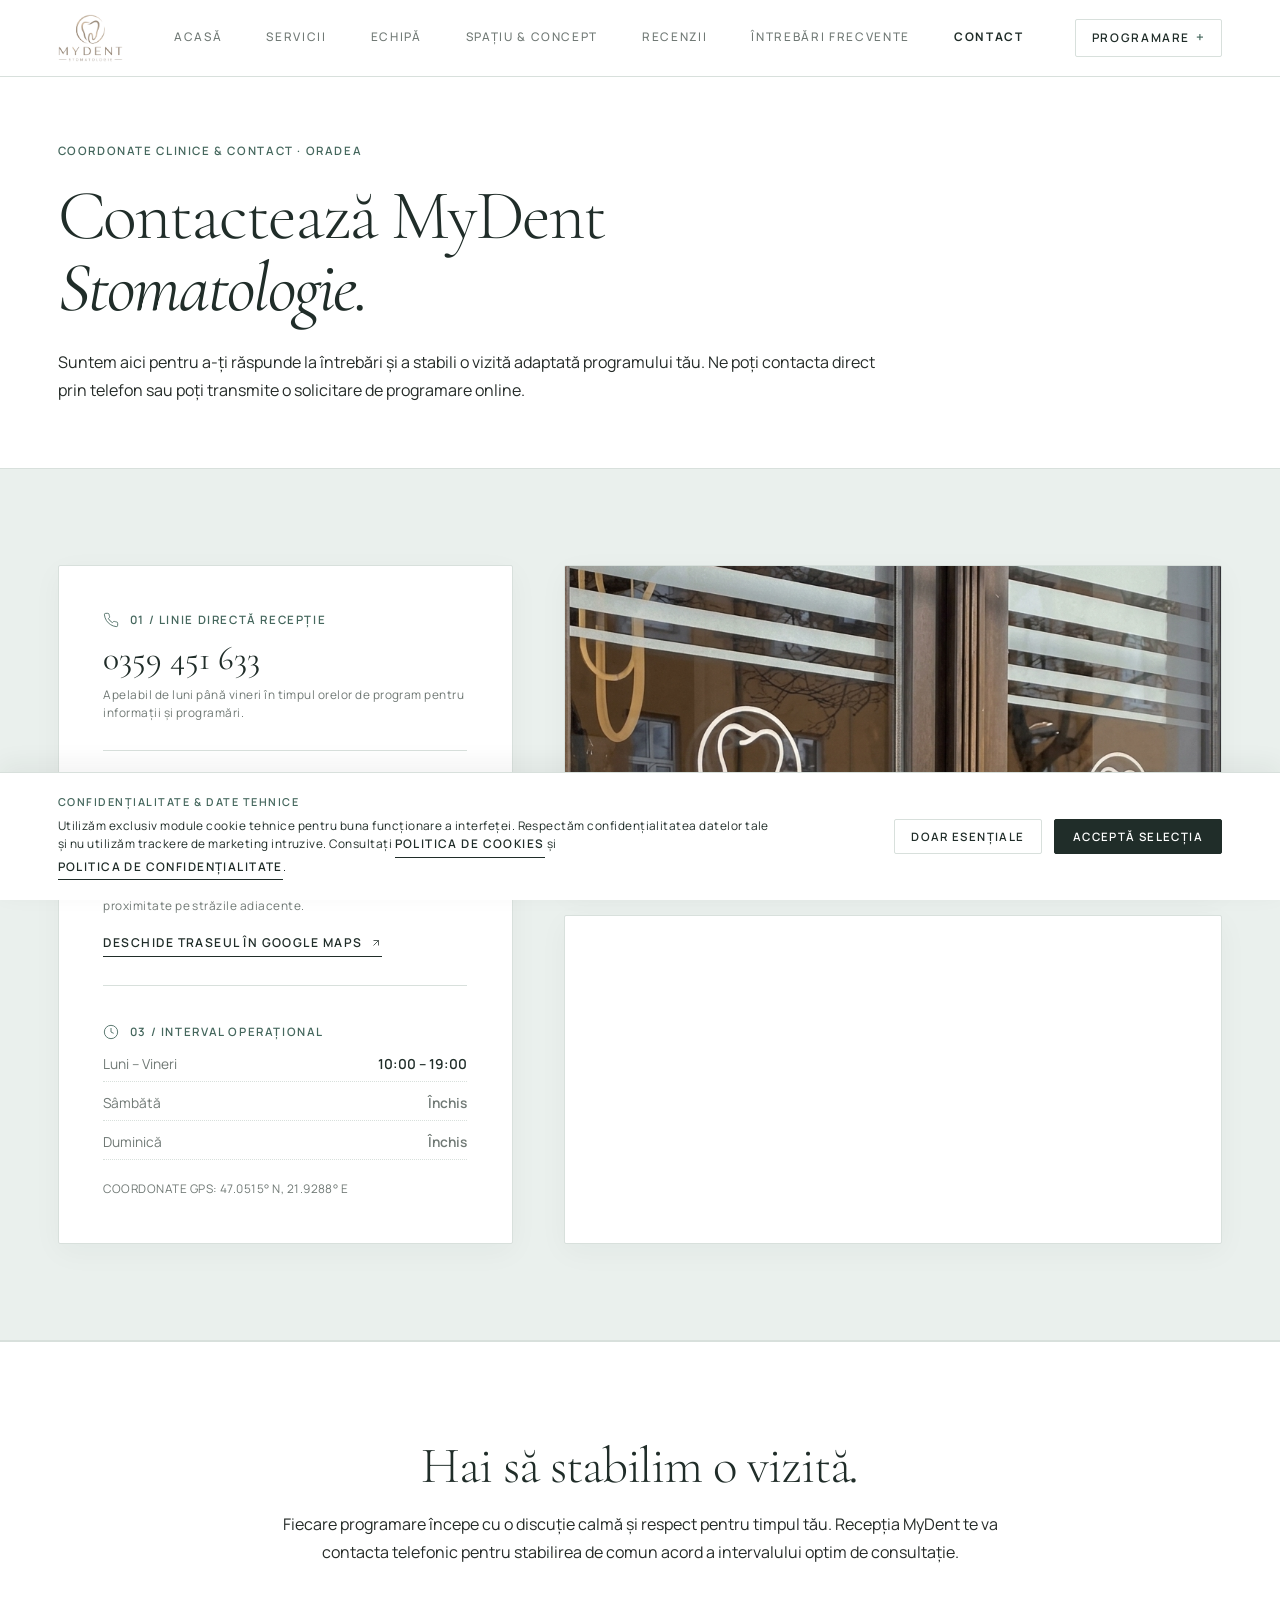
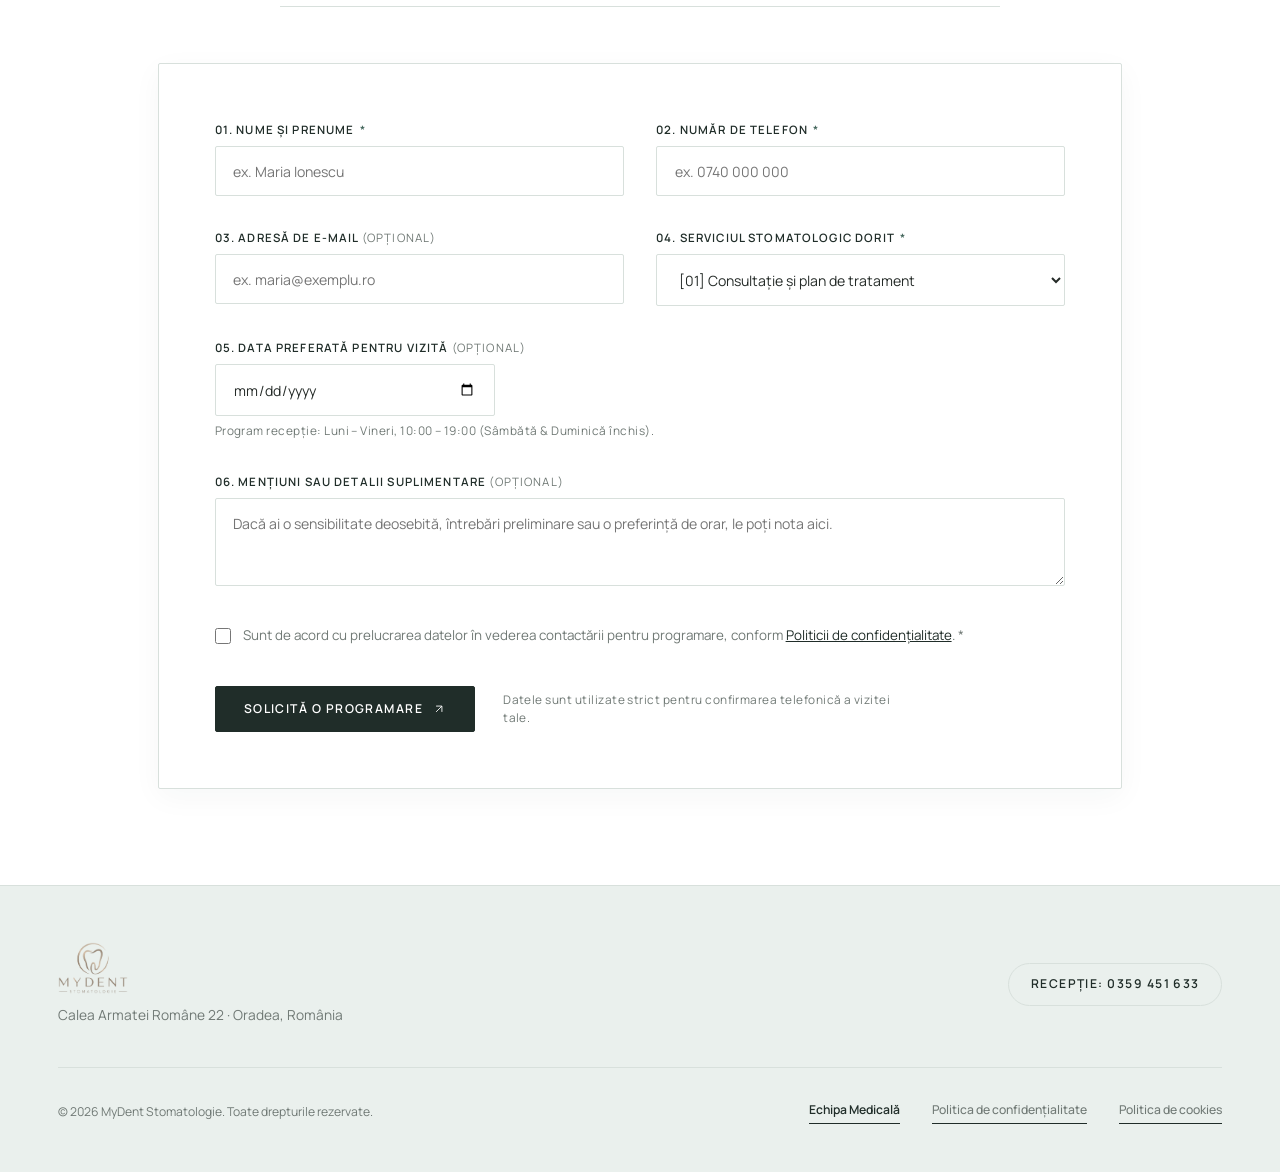
<file: contact.html>
<!DOCTYPE html>
<html lang="ro">
  <head>
    <meta charset="UTF-8" />
    <meta name="viewport" content="width=device-width, initial-scale=1.0" />
    <title>Contact &amp; Localizare | MyDent Stomatologie Oradea</title>
    <meta name="description" content="Contactează clinica stomatologică MyDent din Oradea. Telefon: 0359 451 633. Adresă: Calea Armatei Române 22. Solicită o programare online." />
    <meta name="robots" content="index, follow" />
    <link rel="icon" type="image/x-icon" href="favicon.ico?v=5" />
    <link rel="icon" type="image/png" sizes="32x32" href="images/favicon.png?v=5" />
    <link rel="icon" type="image/png" sizes="16x16" href="images/favicon-16x16.png?v=5" />
    <link rel="apple-touch-icon" sizes="180x180" href="images/apple-touch-icon.png?v=5" />
    
    <!-- Open Graph -->
    <meta property="og:type" content="website" />
    <meta property="og:title" content="Contact &amp; Localizare | MyDent Stomatologie Oradea" />
    <meta property="og:description" content="Informații de contact, program de consultații și hartă de acces la MyDent Stomatologie pe Calea Armatei Române 22, Oradea." />
    <meta property="og:locale" content="ro_RO" />
    <meta property="og:image" content="images/clinic/entrance_door.jpg" />

    <!-- Google Fonts -->
    <link rel="preconnect" href="https://fonts.googleapis.com" />
    <link rel="preconnect" href="https://fonts.gstatic.com" crossorigin />
    <link href="https://fonts.googleapis.com/css2?family=Cormorant+Garamond:ital,wght@0,300;0,400;0,500;0,600;0,700;1,400;1,500;1,600&family=Manrope:wght@300;400;500;600;700;800&display=swap" rel="stylesheet" />

    <!-- Stylesheet -->
    <link rel="stylesheet" href="css/style.css" />
  </head>
  <body>
    <!-- Site Header -->
    <header class="site-header">
      <div class="container header-container">
        <a href="index.html" style="display: flex; align-items: center; text-decoration: none;" aria-label="MyDent Stomatologie Oradea - Acasă">
          <img src="images/mydent-logo.png" alt="MyDent Stomatologie Oradea" class="header-brand-logo" />
        </a>

        <nav class="desktop-nav" aria-label="Navigare principală">
          <a href="index.html" class="editorial-nav-item">Acasă</a>
          <a href="servicii.html" class="editorial-nav-item">Servicii</a>
          <a href="echipa.html" class="editorial-nav-item">Echipă</a>
          <a href="despre-noi.html" class="editorial-nav-item">Spațiu &amp; Concept</a>
          <a href="index.html#recenzii" class="editorial-nav-item">Recenzii</a>
          <a href="index.html#faq" class="editorial-nav-item">Întrebări Frecvente</a>
          <a href="contact.html" class="editorial-nav-item active">Contact</a>
        </nav>

        <div style="display: flex; align-items: center; gap: 1rem;">
          <a href="#programare" class="btn-nav-enquire desktop-enquire-btn" style="display: none;">
            <span>Programare</span>
            <span style="font-size: 0.85rem; line-height: 1; color: var(--color-primary-accent);">+</span>
          </a>

          <button type="button" class="mobile-toggle" id="mobileToggleBtn" aria-expanded="false" aria-label="Deschide meniul principal">
            <svg class="icon-menu" width="20" height="20" viewBox="0 0 24 24" fill="none" stroke="currentColor" stroke-width="1.5"><line x1="4" x2="20" y1="12" y2="12"/><line x1="4" x2="20" y1="6" y2="6"/><line x1="4" x2="20" y1="18" y2="18"/></svg>
            <svg class="icon-close" width="20" height="20" viewBox="0 0 24 24" fill="none" stroke="currentColor" stroke-width="1.5" style="display: none;"><path d="M18 6 6 18"/><path d="m6 6 12 12"/></svg>
          </button>
        </div>
      </div>
    </header>

    <!-- Mobile Drawer -->
    <div class="mobile-drawer" id="mobileDrawer" role="dialog" aria-modal="true" aria-label="Meniu de navigare">
      <div style="display: flex; flex-direction: column;">
        <a href="index.html" class="mobile-drawer-link">Acasă</a>
        <a href="servicii.html" class="mobile-drawer-link">Servicii</a>
        <a href="echipa.html" class="mobile-drawer-link">Echipă</a>
        <a href="despre-noi.html" class="mobile-drawer-link">Spațiu &amp; Concept</a>
        <a href="index.html#recenzii" class="mobile-drawer-link">Recenzii</a>
        <a href="index.html#faq" class="mobile-drawer-link">Întrebări Frecvente</a>
        <a href="contact.html" class="mobile-drawer-link active">Contact</a>
      </div>

      <div style="display: flex; flex-direction: column; gap: 1.25rem; padding-top: 2rem; border-top: 1px solid var(--color-borders);">
        <a href="#programare" class="btn-editorial-primary" style="width: 100%; text-align: center;">
          <span>Solicită o programare</span>
          <span>+</span>
        </a>
        <div style="display: flex; flex-direction: column; gap: 0.35rem; font-size: 0.82rem;">
          <div style="color: var(--color-text-secondary); text-transform: uppercase; font-size: 0.68rem; letter-spacing: 0.12em;">Recepție Oradea</div>
          <a href="tel:+40359451633" style="font-weight: 600; color: var(--color-forest-charcoal); text-decoration: none;">0359 451 633</a>
          <div style="color: var(--color-text-secondary);">Calea Armatei Române 22, 410087 Oradea, România</div>
        </div>
      </div>
    </div>

    <!-- Main Content -->
    <main>
      <!-- =========================================================================
           1. EDITORIAL HEADER BANNER
           ========================================================================= -->
      <section style="padding-top: clamp(3rem, 5vw, 5.5rem); padding-bottom: clamp(3rem, 5vw, 4.5rem); background-color: var(--color-white); border-bottom: 1px solid var(--color-borders);">
        <div class="container">
          <div style="max-width: 840px;">
            <span class="editorial-label" style="margin-bottom: 1.25rem; display: block;">
              COORDONATE CLINICE &amp; CONTACT · ORADEA
            </span>
            <h1 class="editorial-hero-title" style="font-size: clamp(2.8rem, 5.5vw, 5rem); margin-bottom: 1.5rem;">
              Contactează MyDent<br />
              <em>Stomatologie.</em>
            </h1>
            <p class="lead-editorial" style="line-height: 1.75; color: var(--color-text-main);">
              Suntem aici pentru a-ți răspunde la întrebări și a stabili o vizită adaptată programului tău. Ne poți contacta direct prin telefon sau poți transmite o solicitare de programare online.
            </p>
          </div>
        </div>
      </section>

      <!-- =========================================================================
           2. CONTACT INDEX & REAL ENTRANCE PHOTOGRAPHY (PALE SAGE #EAF0ED)
           ========================================================================= -->
      <section style="padding-top: 6rem; padding-bottom: 6rem; background-color: var(--color-sec-bg); border-bottom: 1px solid var(--color-borders);">
        <div class="container">
          <div style="display: grid; grid-template-columns: repeat(12, 1fr); gap: clamp(2rem, 4vw, 3.5rem); align-items: stretch;">
            
            <!-- Left 5 Columns -->
            <div style="grid-column: span 5;" class="contact-info-col">
              <div style="background-color: var(--color-white); border: 1px solid var(--color-borders); padding: clamp(2rem, 3.5vw, 3rem); display: flex; flex-direction: column; gap: 2.25rem; height: 100%; justify-content: space-between; box-shadow: 0 8px 30px rgba(32, 45, 41, 0.04); border-radius: 2px;">
                <!-- 01. Telefon -->
                <div style="border-bottom: 1px solid var(--color-borders); padding-bottom: 1.75rem;">
                  <div style="display: flex; align-items: center; gap: 0.65rem; margin-bottom: 0.75rem;">
                    <svg width="16" height="16" viewBox="0 0 24 24" fill="none" stroke="var(--color-primary-accent)" stroke-width="1.3"><path d="M22 16.92v3a2 2 0 0 1-2.18 2 19.79 19.79 0 0 1-8.63-3.07 19.5 19.5 0 0 1-6-6 19.79 19.79 0 0 1-3.07-8.67A2 2 0 0 1 4.11 2h3a2 2 0 0 1 2 1.72 12.84 12.84 0 0 0 .7 2.81 2 2 0 0 1-.45 2.11L8.09 9.91a16 16 0 0 0 6 6l1.27-1.27a2 2 0 0 1 2.11-.45 12.84 12.84 0 0 0 2.81.7A2 2 0 0 1 22 16.92z"/></svg>
                    <span class="editorial-label" style="font-size: 0.72rem;">01 / LINIE DIRECTĂ RECEPȚIE</span>
                  </div>
                  <a href="tel:+40359451633" style="font-family: var(--font-serif); font-size: 2.1rem; font-weight: 400; color: var(--color-forest-charcoal); display: block; text-decoration: none; line-height: 1.1; margin-bottom: 0.5rem;">
                    0359 451 633
                  </a>
                  <p class="caption-editorial" style="margin: 0; color: var(--color-text-secondary);">
                    Apelabil de luni până vineri în timpul orelor de program pentru informații și programări.
                  </p>
                </div>

                <!-- 02. Adresă -->
                <div style="border-bottom: 1px solid var(--color-borders); padding-bottom: 1.75rem;">
                  <div style="display: flex; align-items: center; gap: 0.65rem; margin-bottom: 0.75rem;">
                    <svg width="16" height="16" viewBox="0 0 24 24" fill="none" stroke="var(--color-primary-accent)" stroke-width="1.3"><path d="M20 10c0 4.993-5.539 10.193-7.399 11.799a1 1 0 0 1-1.202 0C9.539 20.193 4 14.993 4 10a8 8 0 0 1 16 0"/><circle cx="12" cy="10" r="3"/></svg>
                    <span class="editorial-label" style="font-size: 0.72rem;">02 / SEDIU &amp; ACCES CLINICĂ</span>
                  </div>
                  <div style="font-weight: 600; font-size: 1.05rem; color: var(--color-forest-charcoal); margin-bottom: 0.35rem;">
                    Calea Armatei Române 22, 410087 Oradea, România
                  </div>
                  <p class="caption-editorial" style="margin: 0 0 0.85rem 0; color: var(--color-text-secondary);">
                    Parter, acces stradal direct și locuri de parcare disponibile în proximitate pe străzile adiacente.
                  </p>
                  <a href="https://www.google.com/maps/search/?api=1&query=Calea+Armatei+Rom%C3%A2ne+22,+410087+Oradea,+Rom%C3%A2nia" target="_blank" rel="noopener noreferrer" class="editorial-link" style="font-size: 0.76rem;">
                    <span>Deschide traseul în Google Maps</span>
                    <svg width="12" height="12" viewBox="0 0 24 24" fill="none" stroke="currentColor" stroke-width="1.5"><path d="M7 7h10v10"/><path d="M7 17 17 7"/></svg>
                  </a>
                </div>

                <!-- 03. Program -->
                <div>
                  <div style="display: flex; align-items: center; gap: 0.65rem; margin-bottom: 0.75rem;">
                    <svg width="16" height="16" viewBox="0 0 24 24" fill="none" stroke="var(--color-primary-accent)" stroke-width="1.3"><circle cx="12" cy="12" r="10"/><polyline points="12 6 12 12 16 14"/></svg>
                    <span class="editorial-label" style="font-size: 0.72rem;">03 / INTERVAL OPERAȚIONAL</span>
                  </div>

                  <div style="display: flex; flex-direction: column; gap: 0.6rem;">
                    <div style="display: flex; justify-content: space-between; font-size: 0.86rem; padding-bottom: 0.35rem; border-bottom: 1px dotted var(--color-borders);">
                      <span style="color: var(--color-text-secondary);">Luni – Vineri</span>
                      <span style="font-weight: 600; color: var(--color-forest-charcoal);">10:00 – 19:00</span>
                    </div>
                    <div style="display: flex; justify-content: space-between; font-size: 0.86rem; padding-bottom: 0.35rem; border-bottom: 1px dotted var(--color-borders);">
                      <span style="color: var(--color-text-secondary);">Sâmbătă</span>
                      <span style="font-weight: 600; color: var(--color-text-secondary);">Închis</span>
                    </div>
                    <div style="display: flex; justify-content: space-between; font-size: 0.86rem; padding-bottom: 0.35rem; border-bottom: 1px dotted var(--color-borders);">
                      <span style="color: var(--color-text-secondary);">Duminică</span>
                      <span style="font-weight: 600; color: var(--color-text-secondary);">Închis</span>
                    </div>
                  </div>

                  <div class="caption-editorial" style="margin-top: 1.25rem; color: var(--color-text-secondary);">
                    COORDONATE GPS: 47.0515° N, 21.9288° E
                  </div>
                </div>
              </div>
            </div>

            <!-- Right 7 Columns -->
            <div style="grid-column: span 7;" class="contact-map-col">
              <div style="display: flex; flex-direction: column; gap: 1.75rem; height: 100%;">
                <div style="border: 1px solid var(--color-borders); overflow: hidden; background-color: var(--color-white); box-shadow: 0 8px 30px rgba(32, 45, 41, 0.04); border-radius: 2px;">
                  <img src="images/clinic/entrance_door.jpg" alt="Intrarea reală a clinicii MyDent pe Calea Armatei Române 22 cu sigla și programul afișat" style="width: 100%; height: 320px; object-fit: cover; object-position: center 20%; display: block;" />
                </div>

                <div style="flex-grow: 1; min-height: 280px; border: 1px solid var(--color-borders); overflow: hidden; background-color: var(--color-white); border-radius: 2px; box-shadow: 0 8px 30px rgba(32, 45, 41, 0.04);">
                  <iframe title="Harta localizare MyDent Stomatologie Oradea" width="100%" height="100%" style="border: 0; min-height: 280px; display: block;" allowfullscreen referrerpolicy="no-referrer-when-downgrade" src="https://maps.google.com/maps?q=47.0515,21.9288+(MyDent+Stomatologie+Oradea)&amp;t=&amp;z=16&amp;ie=UTF8&amp;iwloc=B&amp;output=embed"></iframe>
                </div>
              </div>
            </div>

          </div>
        </div>
      </section>

      <!-- =========================================================================
           3. APPOINTMENT RESERVATION SECTION
           ========================================================================= -->
      <section id="programare" style="background-color: var(--color-main-bg); padding: 6rem 0; border-top: 1px solid var(--color-borders);">
        <div class="container" style="max-width: 1080px;">
          <div style="max-width: 720px; margin: 0 auto 3.5rem auto; text-align: center; padding-bottom: 2.5rem; border-bottom: 1px solid var(--color-borders);">
            <h2 class="headline-section" style="margin-bottom: 1rem;">
              Hai să stabilim o vizită<em>.</em>
            </h2>
            <p class="lead-editorial" style="margin: 0 auto; color: var(--color-text-main);">
              Fiecare programare începe cu o discuție calmă și respect pentru timpul tău. Recepția MyDent te va contacta telefonic pentru stabilirea de comun acord a intervalului optim de consultație.
            </p>
          </div>

          <div style="background-color: var(--color-white); border: 1px solid var(--color-borders); padding: clamp(2rem, 5vw, 3.5rem); box-shadow: 0 8px 30px rgba(32, 45, 41, 0.04); border-radius: 2px;">
            <div id="formSuccessBox" style="display: none; text-align: left; padding: 2rem; border-left: 3px solid var(--color-primary-accent); background-color: var(--color-sec-bg); border-radius: 2px;">
              <div style="display: flex; align-items: center; gap: 0.6rem; margin-bottom: 0.8rem; color: var(--color-primary-accent);">
                <svg width="20" height="20" viewBox="0 0 24 24" fill="none" stroke="currentColor" stroke-width="1.5"><path d="M12 22c5.523 0 10-4.477 10-10S17.523 2 12 2 2 6.477 2 12s4.477 10 10 10z"/><path d="m9 12 2 2 4-4"/></svg>
                <span class="editorial-label">SOLICITARE ÎNREGISTRATĂ CU SUCCES</span>
              </div>
              <h3 style="font-family: var(--font-serif); font-size: 2rem; font-weight: 400; margin-bottom: 0.75rem; color: var(--color-forest-charcoal);">
                Vă mulțumim pentru încredere<em>.</em>
              </h3>
              <p class="body-editorial" style="margin-bottom: 1.5rem; max-width: 680px; color: var(--color-text-main);">
                Cererea ta a fost transmisă. Un reprezentant MyDent te va contacta telefonic în intervalul orelor de program (Luni – Vineri: 10:00 – 19:00) pentru a confirma data și ora exactă.
              </p>
              <div style="padding: 1rem 1.25rem; background-color: var(--color-soft-sage); border: 1px solid var(--color-borders); font-size: 0.82rem; color: var(--color-forest-charcoal); margin-bottom: 1.75rem;">
                <strong>Notă de conformitate:</strong> Aceasta reprezintă o solicitare preliminară. Rezervarea devine definitivă numai după confirmarea telefonică directă cu personalul clinicii.
              </div>
              <div style="display: flex; gap: 1rem; flex-wrap: wrap;">
                <button type="button" id="formResetBtn" class="btn-editorial-outline">Trimite altă solicitare</button>
                <a href="tel:+40359451633" class="btn-editorial-primary">
                  <svg width="14" height="14" viewBox="0 0 24 24" fill="none" stroke="currentColor" stroke-width="1.4"><path d="M22 16.92v3a2 2 0 0 1-2.18 2 19.79 19.79 0 0 1-8.63-3.07 19.5 19.5 0 0 1-6-6 19.79 19.79 0 0 1-3.07-8.67A2 2 0 0 1 4.11 2h3a2 2 0 0 1 2 1.72 12.84 12.84 0 0 0 .7 2.81 2 2 0 0 1-.45 2.11L8.09 9.91a16 16 0 0 0 6 6l1.27-1.27a2 2 0 0 1 2.11-.45 12.84 12.84 0 0 0 2.81.7A2 2 0 0 1 22 16.92z"/></svg>
                  <span>Apelează recepția: 0359 451 633</span>
                </a>
              </div>
            </div>

            <form id="appointmentForm" novalidate>
              <div style="display: grid; grid-template-columns: repeat(auto-fit, minmax(240px, 1fr)); gap: 2rem; margin-bottom: 2rem;">
                <div>
                  <label for="fullName" class="form-editorial-label">01. Nume și prenume <span class="req">*</span></label>
                  <input id="fullName" type="text" required class="form-editorial-input" placeholder="ex. Maria Ionescu" />
                  <span id="fullNameError" style="display: none; font-size: 0.75rem; color: #b93838; margin-top: 0.35rem; font-family: var(--font-sans);"></span>
                </div>
                <div>
                  <label for="phone" class="form-editorial-label">02. Număr de telefon <span class="req">*</span></label>
                  <input id="phone" type="tel" required class="form-editorial-input" placeholder="ex. 0740 000 000" />
                  <span id="phoneError" style="display: none; font-size: 0.75rem; color: #b93838; margin-top: 0.35rem; font-family: var(--font-sans);"></span>
                </div>
              </div>

              <div style="display: grid; grid-template-columns: repeat(auto-fit, minmax(240px, 1fr)); gap: 2rem; margin-bottom: 2rem;">
                <div>
                  <label for="email" class="form-editorial-label">03. Adresă de e-mail <span style="color: var(--color-text-secondary); font-weight: 400;">(opțional)</span></label>
                  <input id="email" type="email" class="form-editorial-input" placeholder="ex. maria@exemplu.ro" />
                  <span id="emailError" style="display: none; font-size: 0.75rem; color: #b93838; margin-top: 0.35rem; font-family: var(--font-sans);"></span>
                </div>
                <div>
                  <label for="service" class="form-editorial-label">04. Serviciul stomatologic dorit <span class="req">*</span></label>
                  <select id="service" class="form-editorial-select">
                    <option value="Consultație și plan de tratament">[01] Consultație și plan de tratament</option>
                    <option value="Detartraj și igienizare profesională">[02] Detartraj și igienizare profesională</option>
                    <option value="Estetică dentară">[03] Estetică dentară</option>
                    <option value="Albire dentară">[04] Albire dentară</option>
                    <option value="Implantologie">[05] Implantologie</option>
                    <option value="Tratamente fără durere">[06] Tratamente fără durere</option>
                    <option value="Alte servicii">[07] Altă consultație sau tratament</option>
                  </select>
                </div>
              </div>

              <div style="margin-bottom: 2rem;">
                <label for="preferredDate" class="form-editorial-label">05. Data preferată pentru vizită <span style="color: var(--color-text-secondary); font-weight: 400;">(opțional)</span></label>
                <input id="preferredDate" type="date" class="form-editorial-input" style="max-width: 280px;" />
                <span class="caption-editorial" style="display: block; margin-top: 0.4rem; color: var(--color-text-secondary);">Program recepție: Luni – Vineri, 10:00 – 19:00 (Sâmbătă &amp; Duminică închis).</span>
              </div>

              <div style="margin-bottom: 2rem;">
                <label for="message" class="form-editorial-label">06. Mențiuni sau detalii suplimentare <span style="color: var(--color-text-secondary); font-weight: 400;">(opțional)</span></label>
                <textarea id="message" rows="3" class="form-editorial-textarea" placeholder="Dacă ai o sensibilitate deosebită, întrebări preliminare sau o preferință de orar, le poți nota aici."></textarea>
              </div>

              <div style="margin-bottom: 2.5rem;">
                <label style="display: flex; align-items: flex-start; gap: 0.75rem; cursor: pointer; font-size: 0.84rem; color: var(--color-text-secondary); line-height: 1.5;">
                  <input type="checkbox" id="privacyConsent" style="margin-top: 3px; accent-color: var(--color-primary-accent); width: 16px; height: 16px; border-radius: 2px;" />
                  <span>
                    Sunt de acord cu prelucrarea datelor în vederea contactării pentru programare, conform
                    <a href="politica-confidentialitate.html" target="_blank" style="color: var(--color-forest-charcoal); text-decoration: underline;">Politicii de confidențialitate</a>. <span class="req">*</span>
                  </span>
                </label>
                <span id="privacyConsentError" style="display: none; font-size: 0.75rem; color: #b93838; margin-top: 0.35rem; margin-left: 1.75rem; font-family: var(--font-sans);"></span>
              </div>

              <div style="display: flex; align-items: center; gap: 1.75rem; flex-wrap: wrap;">
                <button type="submit" class="btn-editorial-primary" style="min-width: 240px;">
                  <span>Solicită o programare</span>
                  <svg width="14" height="14" viewBox="0 0 24 24" fill="none" stroke="currentColor" stroke-width="1.5"><path d="M7 7h10v10"/><path d="M7 17 17 7"/></svg>
                </button>
                <span class="caption-editorial" style="max-width: 400px; color: var(--color-text-secondary);">
                  Datele sunt utilizate strict pentru confirmarea telefonică a vizitei tale.
                </span>
              </div>
            </form>
          </div>
        </div>
      </section>
    </main>

    <!-- Footer -->
    <footer class="site-footer">
      <div class="container">
        <div style="display: flex; flex-wrap: wrap; align-items: center; justify-content: space-between; gap: 2rem; padding-bottom: 2.5rem; border-bottom: 1px solid var(--color-borders);">
          <div style="display: flex; flex-direction: column; gap: 0.65rem;">
            <a href="index.html" style="display: inline-block; text-decoration: none;" aria-label="MyDent Stomatologie Oradea - Acasă">
              <img src="images/mydent-logo.png" alt="MyDent Stomatologie Oradea" style="height: 52px; width: auto; display: block; object-fit: contain;" />
            </a>
            <div style="font-size: 0.86rem; color: var(--color-text-secondary);">
              Calea Armatei Române 22 · Oradea, România
            </div>
          </div>

          <a href="tel:0359451633" class="btn-editorial-outline" style="padding: 0.65rem 1.35rem; font-size: 0.76rem; border-radius: 999px; text-decoration: none;">
            <span>Recepție: 0359 451 633</span>
          </a>
        </div>

        <div style="display: flex; flex-wrap: wrap; align-items: center; justify-content: space-between; gap: 1.25rem; padding-top: 2rem; font-size: 0.76rem; color: var(--color-text-secondary);">
          <div>© 2026 MyDent Stomatologie. Toate drepturile rezervate.</div>
          <div style="display: flex; align-items: center; gap: 2rem; flex-wrap: wrap;">
            <a href="echipa.html" class="editorial-link" style="font-size: 0.76rem; color: var(--color-forest-charcoal); text-transform: none; letter-spacing: normal; font-weight: 600;">
              Echipa Medicală
            </a>
            <a href="politica-confidentialitate.html" class="editorial-link" style="font-size: 0.76rem; color: var(--color-text-secondary); text-transform: none; letter-spacing: normal; font-weight: 500;">
              Politica de confidențialitate
            </a>
            <a href="politica-cookies.html" class="editorial-link" style="font-size: 0.76rem; color: var(--color-text-secondary); text-transform: none; letter-spacing: normal; font-weight: 500;">
              Politica de cookies
            </a>
          </div>
        </div>
      </div>
    </footer>

    <!-- Cookie Consent Banner -->
    <div id="cookieBanner" class="cookie-banner" role="region" aria-label="Setări confidențialitate și module cookie">
      <div class="container" style="display: flex; flex-wrap: wrap; align-items: center; justify-content: space-between; gap: 1.25rem;">
        <div style="max-width: 720px;">
          <div style="display: flex; align-items: center; gap: 0.65rem; margin-bottom: 0.35rem;">
            <span class="editorial-label" style="font-size: 0.68rem;">CONFIDENȚIALITATE &amp; DATE TEHNICE</span>
          </div>
          <p class="caption-editorial" style="margin: 0; line-height: 1.55; color: var(--color-forest-charcoal);">
            Utilizăm exclusiv module cookie tehnice pentru buna funcționare a interfeței. Respectăm confidențialitatea datelor tale și nu utilizăm trackere de marketing intruzive. Consultați
            <a href="politica-cookies.html" class="editorial-link" style="font-size: 0.74rem;">Politica de cookies</a> și
            <a href="politica-confidentialitate.html" class="editorial-link" style="font-size: 0.74rem;">Politica de confidențialitate</a>.
          </p>
        </div>

        <div style="display: flex; align-items: center; gap: 0.75rem; flex-wrap: wrap;">
          <button type="button" id="cookieAcceptEssential" class="btn-editorial-outline" style="padding: 0.55rem 1rem; font-size: 0.72rem;">Doar esențiale</button>
          <button type="button" id="cookieAcceptAll" class="btn-editorial-primary" style="padding: 0.55rem 1.15rem; font-size: 0.72rem;">Acceptă selecția</button>
        </div>
      </div>
    </div>

    <script src="js/main.js"></script>
  </body>
</html>
</file>
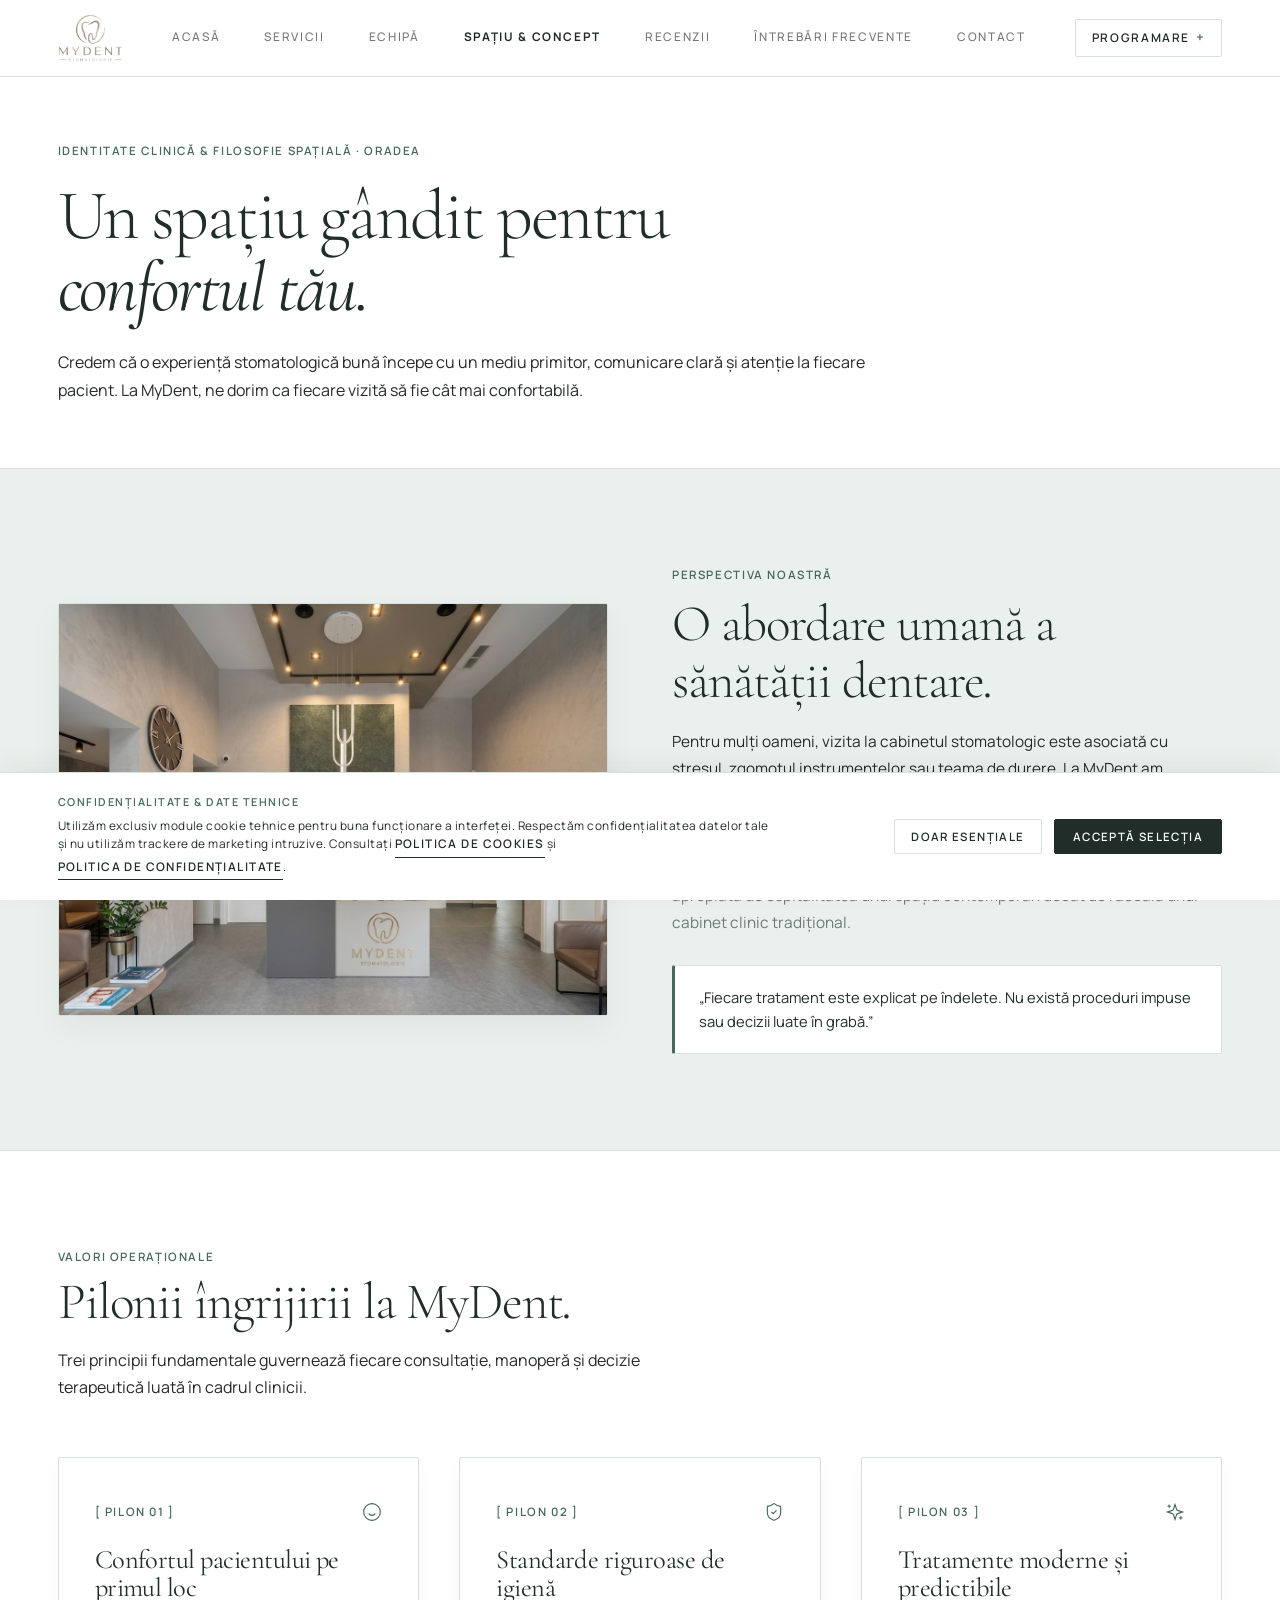
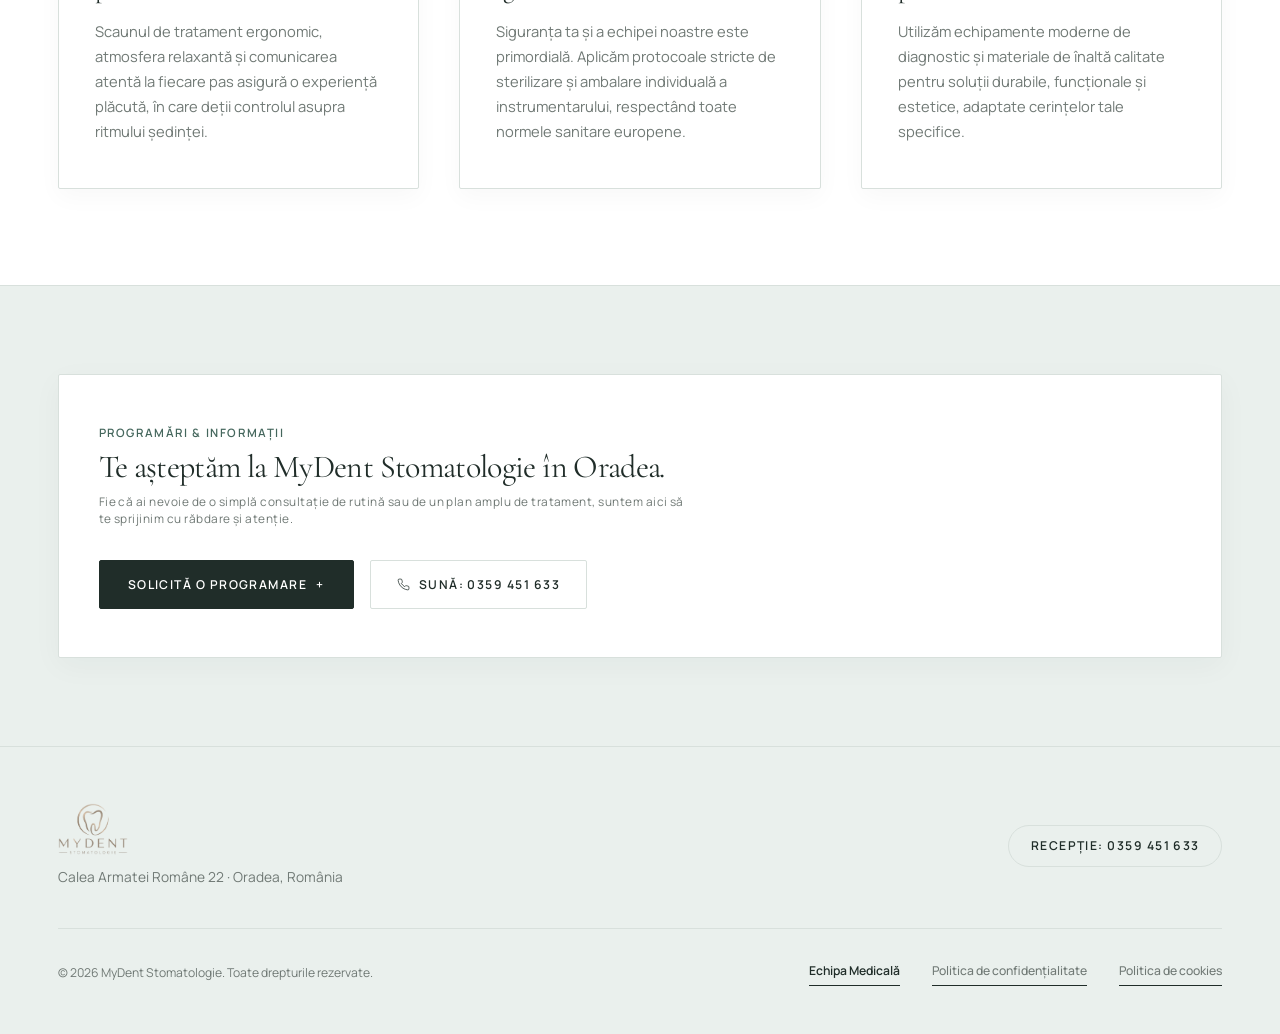
<file: despre-noi.html>
<!DOCTYPE html>
<html lang="ro">
  <head>
    <meta charset="UTF-8" />
    <meta name="viewport" content="width=device-width, initial-scale=1.0" />
    <title>Despre Noi &amp; Spațiu | MyDent Stomatologie Oradea</title>
    <meta name="description" content="Descoperă filosofia și spațiul MyDent Stomatologie Oradea. Un cabinet modern pe Calea Armatei Române 22, conceput pentru calm, rigoare și confortul pacientului." />
    <meta name="robots" content="index, follow" />
    <link rel="icon" type="image/x-icon" href="favicon.ico?v=5" />
    <link rel="icon" type="image/png" sizes="32x32" href="images/favicon.png?v=5" />
    <link rel="icon" type="image/png" sizes="16x16" href="images/favicon-16x16.png?v=5" />
    <link rel="apple-touch-icon" sizes="180x180" href="images/apple-touch-icon.png?v=5" />
    
    <!-- Open Graph -->
    <meta property="og:type" content="website" />
    <meta property="og:title" content="Despre Noi &amp; Spațiu | MyDent Stomatologie Oradea" />
    <meta property="og:description" content="Filosofia clinicii MyDent din Oradea: confort, igienă riguroasă și comunicare deschisă." />
    <meta property="og:locale" content="ro_RO" />
    <meta property="og:image" content="images/clinic/reception.jpg" />

    <!-- Google Fonts -->
    <link rel="preconnect" href="https://fonts.googleapis.com" />
    <link rel="preconnect" href="https://fonts.gstatic.com" crossorigin />
    <link href="https://fonts.googleapis.com/css2?family=Cormorant+Garamond:ital,wght@0,300;0,400;0,500;0,600;0,700;1,400;1,500;1,600&family=Manrope:wght@300;400;500;600;700;800&display=swap" rel="stylesheet" />

    <!-- Stylesheet -->
    <link rel="stylesheet" href="css/style.css" />
  </head>
  <body>
    <!-- Site Header -->
    <header class="site-header">
      <div class="container header-container">
        <a href="index.html" style="display: flex; align-items: center; text-decoration: none;" aria-label="MyDent Stomatologie Oradea - Acasă">
          <img src="images/mydent-logo.png" alt="MyDent Stomatologie Oradea" class="header-brand-logo" />
        </a>

        <nav class="desktop-nav" aria-label="Navigare principală">
          <a href="index.html" class="editorial-nav-item">Acasă</a>
          <a href="servicii.html" class="editorial-nav-item">Servicii</a>
          <a href="echipa.html" class="editorial-nav-item">Echipă</a>
          <a href="despre-noi.html" class="editorial-nav-item active">Spațiu &amp; Concept</a>
          <a href="index.html#recenzii" class="editorial-nav-item">Recenzii</a>
          <a href="index.html#faq" class="editorial-nav-item">Întrebări Frecvente</a>
          <a href="contact.html" class="editorial-nav-item">Contact</a>
        </nav>

        <div style="display: flex; align-items: center; gap: 1rem;">
          <a href="contact.html#programare" class="btn-nav-enquire desktop-enquire-btn" style="display: none;">
            <span>Programare</span>
            <span style="font-size: 0.85rem; line-height: 1; color: var(--color-primary-accent);">+</span>
          </a>

          <button type="button" class="mobile-toggle" id="mobileToggleBtn" aria-expanded="false" aria-label="Deschide meniul principal">
            <svg class="icon-menu" width="20" height="20" viewBox="0 0 24 24" fill="none" stroke="currentColor" stroke-width="1.5"><line x1="4" x2="20" y1="12" y2="12"/><line x1="4" x2="20" y1="6" y2="6"/><line x1="4" x2="20" y1="18" y2="18"/></svg>
            <svg class="icon-close" width="20" height="20" viewBox="0 0 24 24" fill="none" stroke="currentColor" stroke-width="1.5" style="display: none;"><path d="M18 6 6 18"/><path d="m6 6 12 12"/></svg>
          </button>
        </div>
      </div>
    </header>

    <!-- Mobile Drawer -->
    <div class="mobile-drawer" id="mobileDrawer" role="dialog" aria-modal="true" aria-label="Meniu de navigare">
      <div style="display: flex; flex-direction: column;">
        <a href="index.html" class="mobile-drawer-link">Acasă</a>
        <a href="servicii.html" class="mobile-drawer-link">Servicii</a>
        <a href="echipa.html" class="mobile-drawer-link">Echipă</a>
        <a href="despre-noi.html" class="mobile-drawer-link active">Spațiu &amp; Concept</a>
        <a href="index.html#recenzii" class="mobile-drawer-link">Recenzii</a>
        <a href="index.html#faq" class="mobile-drawer-link">Întrebări Frecvente</a>
        <a href="contact.html" class="mobile-drawer-link">Contact</a>
      </div>

      <div style="display: flex; flex-direction: column; gap: 1.25rem; padding-top: 2rem; border-top: 1px solid var(--color-borders);">
        <a href="contact.html#programare" class="btn-editorial-primary" style="width: 100%; text-align: center;">
          <span>Solicită o programare</span>
          <span>+</span>
        </a>
        <div style="display: flex; flex-direction: column; gap: 0.35rem; font-size: 0.82rem;">
          <div style="color: var(--color-text-secondary); text-transform: uppercase; font-size: 0.68rem; letter-spacing: 0.12em;">Recepție Oradea</div>
          <a href="tel:+40359451633" style="font-weight: 600; color: var(--color-forest-charcoal); text-decoration: none;">0359 451 633</a>
          <div style="color: var(--color-text-secondary);">Calea Armatei Române 22, 410087 Oradea, România</div>
        </div>
      </div>
    </div>

    <!-- Main Content -->
    <main>
      <!-- =========================================================================
           1. EDITORIAL PAGE HEADER
           ========================================================================= -->
      <section style="padding-top: clamp(3rem, 5vw, 5.5rem); padding-bottom: clamp(3rem, 5vw, 4.5rem); background-color: var(--color-white); border-bottom: 1px solid var(--color-borders);">
        <div class="container">
          <div style="max-width: 840px;">
            <span class="editorial-label" style="margin-bottom: 1.25rem; display: block;">
              IDENTITATE CLINICĂ &amp; FILOSOFIE SPAȚIALĂ · ORADEA
            </span>
            <h1 class="editorial-hero-title" style="font-size: clamp(2.8rem, 5.5vw, 5rem); margin-bottom: 1.5rem;">
              Un spațiu gândit pentru<br />
              <em>confortul tău.</em>
            </h1>
            <p class="lead-editorial" style="line-height: 1.75; color: var(--color-text-main);">
              Credem că o experiență stomatologică bună începe cu un mediu primitor, comunicare clară și atenție la fiecare pacient. La MyDent, ne dorim ca fiecare vizită să fie cât mai confortabilă.
            </p>
          </div>
        </div>
      </section>

      <!-- =========================================================================
           2. EDITORIAL ESSAY & ARCHITECTURAL PHOTOGRAPHY (PALE SAGE #EAF0ED)
           ========================================================================= -->
      <section style="padding-top: 6rem; padding-bottom: 6rem; background-color: var(--color-sec-bg); border-bottom: 1px solid var(--color-borders);">
        <div class="container">
          <div style="display: grid; grid-template-columns: repeat(12, 1fr); gap: clamp(2rem, 5vw, 4.5rem); align-items: center;">
            
            <!-- Left: Reception Photo -->
            <div style="grid-column: span 6;" class="about-grid-img">
              <div style="border: 1px solid var(--color-borders); background-color: var(--color-white); overflow: hidden; box-shadow: 0 12px 30px rgba(32, 45, 41, 0.05); border-radius: 2px;">
                <img src="images/clinic/reception.jpg" alt="Zona de recepție și lounge la MyDent Oradea" style="width: 100%; height: auto; aspect-ratio: 4 / 3; object-fit: cover; display: block;" />
              </div>
            </div>

            <!-- Right: Text Block -->
            <div style="grid-column: span 6;" class="about-grid-text">
              <span class="editorial-label" style="margin-bottom: 0.8rem; display: block;">PERSPECTIVA NOASTRĂ</span>
              <h2 class="headline-section" style="margin-bottom: 1.25rem;">
                O abordare umană a sănătății dentare<em>.</em>
              </h2>

              <p class="body-editorial" style="font-size: 0.96rem; line-height: 1.75; margin-bottom: 1.25rem; color: var(--color-text-main);">
                Pentru mulți oameni, vizita la cabinetul stomatologic este asociată cu stresul, zgomotul instrumentelor sau teama de durere. La MyDent am regândit această experiență pornind de la atmosfera fizică a spațiului.
              </p>

              <p class="body-editorial" style="font-size: 0.96rem; line-height: 1.75; margin-bottom: 1.75rem; color: var(--color-text-secondary);">
                Am ales materiale naturale, tonuri proaspete de salvie și porțelan, lumină indirectă și detalii atent conturate pentru a crea o ambianță senină, mai apropiată de ospitalitatea unui spațiu contemporan decât de răceala unui cabinet clinic tradițional.
              </p>

              <div style="padding: 1.25rem 1.5rem; background-color: var(--color-white); border-left: 3px solid var(--color-primary-accent); border-top: 1px solid var(--color-borders); border-right: 1px solid var(--color-borders); border-bottom: 1px solid var(--color-borders); font-size: 0.92rem; color: var(--color-forest-charcoal); line-height: 1.6; border-radius: 2px;">
                „Fiecare tratament este explicat pe îndelete. Nu există proceduri impuse sau decizii luate în grabă.”
              </div>
            </div>

          </div>
        </div>
      </section>

      <!-- =========================================================================
           3. THREE PILLARS OF CLINICAL DISCIPLINE (PURE WHITE #FFFFFF)
           ========================================================================= -->
      <section style="padding-top: 6rem; padding-bottom: 6rem; background-color: var(--color-white); border-bottom: 1px solid var(--color-borders);">
        <div class="container">
          <div style="max-width: 640px; margin-bottom: 3.5rem;">
            <span class="editorial-label" style="display: block; margin-bottom: 0.5rem;">VALORI OPERAȚIONALE</span>
            <h2 class="headline-section" style="margin-bottom: 1rem;">
              Pilonii îngrijirii la MyDent<em>.</em>
            </h2>
            <p class="lead-editorial" style="line-height: 1.7; color: var(--color-text-main);">
              Trei principii fundamentale guvernează fiecare consultație, manoperă și decizie terapeutică luată în cadrul clinicii.
            </p>
          </div>

          <div style="display: grid; grid-template-columns: repeat(auto-fit, minmax(300px, 1fr)); gap: 2.5rem;">
            <!-- Pillar 1 -->
            <div style="background-color: var(--color-main-bg); border: 1px solid var(--color-borders); padding: 2.75rem 2.25rem; display: flex; flex-direction: column; justify-content: space-between; border-radius: 2px; box-shadow: 0 8px 24px rgba(32, 45, 41, 0.03);">
              <div>
                <div style="display: flex; justify-content: space-between; align-items: center; margin-bottom: 1.5rem;">
                  <span class="editorial-label">[ PILON 01 ]</span>
                  <svg width="20" height="20" viewBox="0 0 24 24" fill="none" stroke="var(--color-primary-accent)" stroke-width="1.35"><circle cx="12" cy="12" r="10"/><path d="M8 14s1.5 2 4 2 4-2 4-2"/><line x1="9" x2="9.01" y1="9" y2="9"/><line x1="15" x2="15.01" y1="9" y2="9"/></svg>
                </div>
                <h3 style="font-family: var(--font-serif); font-size: 1.65rem; margin-bottom: 1rem; color: var(--color-forest-charcoal);">
                  Confortul pacientului pe primul loc
                </h3>
                <p class="body-editorial" style="font-size: 0.92rem; line-height: 1.7; margin: 0;">
                  Scaunul de tratament ergonomic, atmosfera relaxantă și comunicarea atentă la fiecare pas asigură o experiență plăcută, în care deții controlul asupra ritmului ședinței.
                </p>
              </div>
            </div>

            <!-- Pillar 2 -->
            <div style="background-color: var(--color-main-bg); border: 1px solid var(--color-borders); padding: 2.75rem 2.25rem; display: flex; flex-direction: column; justify-content: space-between; border-radius: 2px; box-shadow: 0 8px 24px rgba(32, 45, 41, 0.03);">
              <div>
                <div style="display: flex; justify-content: space-between; align-items: center; margin-bottom: 1.5rem;">
                  <span class="editorial-label">[ PILON 02 ]</span>
                  <svg width="20" height="20" viewBox="0 0 24 24" fill="none" stroke="var(--color-primary-accent)" stroke-width="1.35"><path d="M20 13c0 5-3.5 7.5-7.66 8.95a1 1 0 0 1-.67-.01C7.5 20.5 4 18 4 13V6a1 1 0 0 1 1-1c2 0 4.5-1.2 6.24-2.72a1.17 1.17 0 0 1 1.52 0C14.51 3.81 17 5 19 5a1 1 0 0 1 1 1z"/><path d="m9 12 2 2 4-4"/></svg>
                </div>
                <h3 style="font-family: var(--font-serif); font-size: 1.65rem; margin-bottom: 1rem; color: var(--color-forest-charcoal);">
                  Standarde riguroase de igienă
                </h3>
                <p class="body-editorial" style="font-size: 0.92rem; line-height: 1.7; margin: 0;">
                  Siguranța ta și a echipei noastre este primordială. Aplicăm protocoale stricte de sterilizare și ambalare individuală a instrumentarului, respectând toate normele sanitare europene.
                </p>
              </div>
            </div>

            <!-- Pillar 3 -->
            <div style="background-color: var(--color-main-bg); border: 1px solid var(--color-borders); padding: 2.75rem 2.25rem; display: flex; flex-direction: column; justify-content: space-between; border-radius: 2px; box-shadow: 0 8px 24px rgba(32, 45, 41, 0.03);">
              <div>
                <div style="display: flex; justify-content: space-between; align-items: center; margin-bottom: 1.5rem;">
                  <span class="editorial-label">[ PILON 03 ]</span>
                  <svg width="20" height="20" viewBox="0 0 24 24" fill="none" stroke="var(--color-primary-accent)" stroke-width="1.35"><path d="m12 3-1.912 5.813a2 2 0 0 1-1.275 1.275L3 12l5.813 1.912a2 2 0 0 1 1.275 1.275L12 21l1.912-5.813a2 2 0 0 1 1.275-1.275L21 12l-5.813-1.912a2 2 0 0 1-1.275-1.275L12 3Z"/><path d="M5 3v4"/><path d="M19 17v4"/><path d="M3 5h4"/><path d="M17 19h4"/></svg>
                </div>
                <h3 style="font-family: var(--font-serif); font-size: 1.65rem; margin-bottom: 1rem; color: var(--color-forest-charcoal);">
                  Tratamente moderne și predictibile
                </h3>
                <p class="body-editorial" style="font-size: 0.92rem; line-height: 1.7; margin: 0;">
                  Utilizăm echipamente moderne de diagnostic și materiale de înaltă calitate pentru soluții durabile, funcționale și estetice, adaptate cerințelor tale specifice.
                </p>
              </div>
            </div>
          </div>
        </div>
      </section>

      <!-- =========================================================================
           4. INVITATION BANNER (PALE SAGE #EAF0ED)
           ========================================================================= -->
      <section style="background-color: var(--color-sec-bg); padding: 5.5rem 0;">
        <div class="container">
          <div style="padding: 3rem 2.5rem; background-color: var(--color-white); border: 1px solid var(--color-borders); display: flex; flex-wrap: wrap; justify-content: space-between; align-items: center; gap: 2rem; border-radius: 2px; box-shadow: 0 8px 30px rgba(32, 45, 41, 0.04);">
            <div style="max-width: 600px;">
              <span class="editorial-label" style="display: block; margin-bottom: 0.5rem;">PROGRAMĂRI &amp; INFORMAȚII</span>
              <h3 style="font-family: var(--font-serif); font-size: 2rem; margin-bottom: 0.5rem; color: var(--color-forest-charcoal);">
                Te așteptăm la MyDent Stomatologie în Oradea<em>.</em>
              </h3>
              <p class="caption-editorial" style="margin: 0; color: var(--color-text-secondary);">
                Fie că ai nevoie de o simplă consultație de rutină sau de un plan amplu de tratament, suntem aici să te sprijinim cu răbdare și atenție.
              </p>
            </div>

            <div style="display: flex; gap: 1rem; flex-wrap: wrap; align-items: center;">
              <a href="contact.html#programare" class="btn-editorial-primary">
                <span>Solicită o programare</span>
                <span>+</span>
              </a>
              <a href="tel:+40359451633" class="btn-editorial-outline">
                <svg width="13" height="13" viewBox="0 0 24 24" fill="none" stroke="currentColor" stroke-width="1.4"><path d="M22 16.92v3a2 2 0 0 1-2.18 2 19.79 19.79 0 0 1-8.63-3.07 19.5 19.5 0 0 1-6-6 19.79 19.79 0 0 1-3.07-8.67A2 2 0 0 1 4.11 2h3a2 2 0 0 1 2 1.72 12.84 12.84 0 0 0 .7 2.81 2 2 0 0 1-.45 2.11L8.09 9.91a16 16 0 0 0 6 6l1.27-1.27a2 2 0 0 1 2.11-.45 12.84 12.84 0 0 0 2.81.7A2 2 0 0 1 22 16.92z"/></svg>
                <span>Sună: 0359 451 633</span>
              </a>
            </div>
          </div>
        </div>
      </section>
    </main>

    <!-- Footer -->
    <footer class="site-footer">
      <div class="container">
        <div style="display: flex; flex-wrap: wrap; align-items: center; justify-content: space-between; gap: 2rem; padding-bottom: 2.5rem; border-bottom: 1px solid var(--color-borders);">
          <div style="display: flex; flex-direction: column; gap: 0.65rem;">
            <a href="index.html" style="display: inline-block; text-decoration: none;" aria-label="MyDent Stomatologie Oradea - Acasă">
              <img src="images/mydent-logo.png" alt="MyDent Stomatologie Oradea" style="height: 52px; width: auto; display: block; object-fit: contain;" />
            </a>
            <div style="font-size: 0.86rem; color: var(--color-text-secondary);">
              Calea Armatei Române 22 · Oradea, România
            </div>
          </div>

          <a href="tel:0359451633" class="btn-editorial-outline" style="padding: 0.65rem 1.35rem; font-size: 0.76rem; border-radius: 999px; text-decoration: none;">
            <span>Recepție: 0359 451 633</span>
          </a>
        </div>

        <div style="display: flex; flex-wrap: wrap; align-items: center; justify-content: space-between; gap: 1.25rem; padding-top: 2rem; font-size: 0.76rem; color: var(--color-text-secondary);">
          <div>© 2026 MyDent Stomatologie. Toate drepturile rezervate.</div>
          <div style="display: flex; align-items: center; gap: 2rem; flex-wrap: wrap;">
            <a href="echipa.html" class="editorial-link" style="font-size: 0.76rem; color: var(--color-forest-charcoal); text-transform: none; letter-spacing: normal; font-weight: 600;">
              Echipa Medicală
            </a>
            <a href="politica-confidentialitate.html" class="editorial-link" style="font-size: 0.76rem; color: var(--color-text-secondary); text-transform: none; letter-spacing: normal; font-weight: 500;">
              Politica de confidențialitate
            </a>
            <a href="politica-cookies.html" class="editorial-link" style="font-size: 0.76rem; color: var(--color-text-secondary); text-transform: none; letter-spacing: normal; font-weight: 500;">
              Politica de cookies
            </a>
          </div>
        </div>
      </div>
    </footer>

    <!-- Cookie Consent Banner -->
    <div id="cookieBanner" class="cookie-banner" role="region" aria-label="Setări confidențialitate și module cookie">
      <div class="container" style="display: flex; flex-wrap: wrap; align-items: center; justify-content: space-between; gap: 1.25rem;">
        <div style="max-width: 720px;">
          <div style="display: flex; align-items: center; gap: 0.65rem; margin-bottom: 0.35rem;">
            <span class="editorial-label" style="font-size: 0.68rem;">CONFIDENȚIALITATE &amp; DATE TEHNICE</span>
          </div>
          <p class="caption-editorial" style="margin: 0; line-height: 1.55; color: var(--color-forest-charcoal);">
            Utilizăm exclusiv module cookie tehnice pentru buna funcționare a interfeței. Respectăm confidențialitatea datelor tale și nu utilizăm trackere de marketing intruzive. Consultați
            <a href="politica-cookies.html" class="editorial-link" style="font-size: 0.74rem;">Politica de cookies</a> și
            <a href="politica-confidentialitate.html" class="editorial-link" style="font-size: 0.74rem;">Politica de confidențialitate</a>.
          </p>
        </div>

        <div style="display: flex; align-items: center; gap: 0.75rem; flex-wrap: wrap;">
          <button type="button" id="cookieAcceptEssential" class="btn-editorial-outline" style="padding: 0.55rem 1rem; font-size: 0.72rem;">Doar esențiale</button>
          <button type="button" id="cookieAcceptAll" class="btn-editorial-primary" style="padding: 0.55rem 1.15rem; font-size: 0.72rem;">Acceptă selecția</button>
        </div>
      </div>
    </div>

    <script src="js/main.js"></script>
  </body>
</html>
</file>
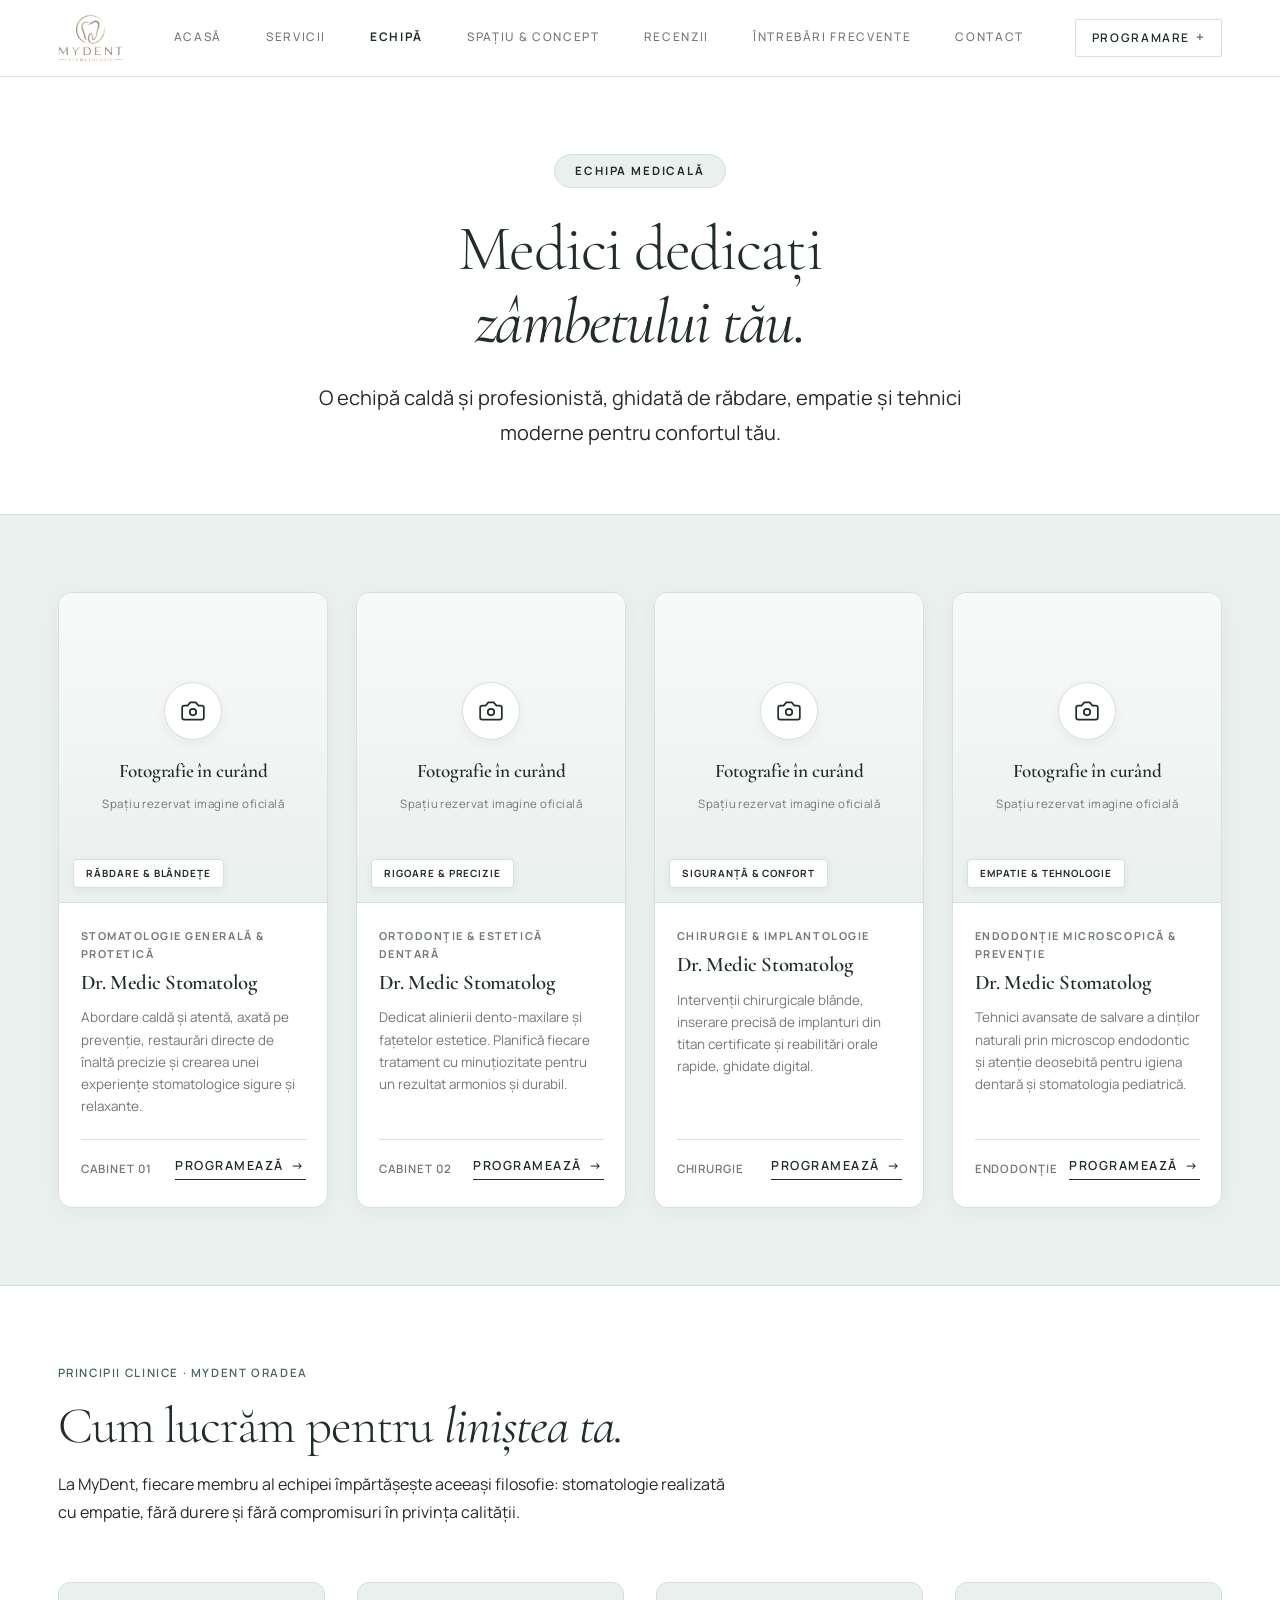
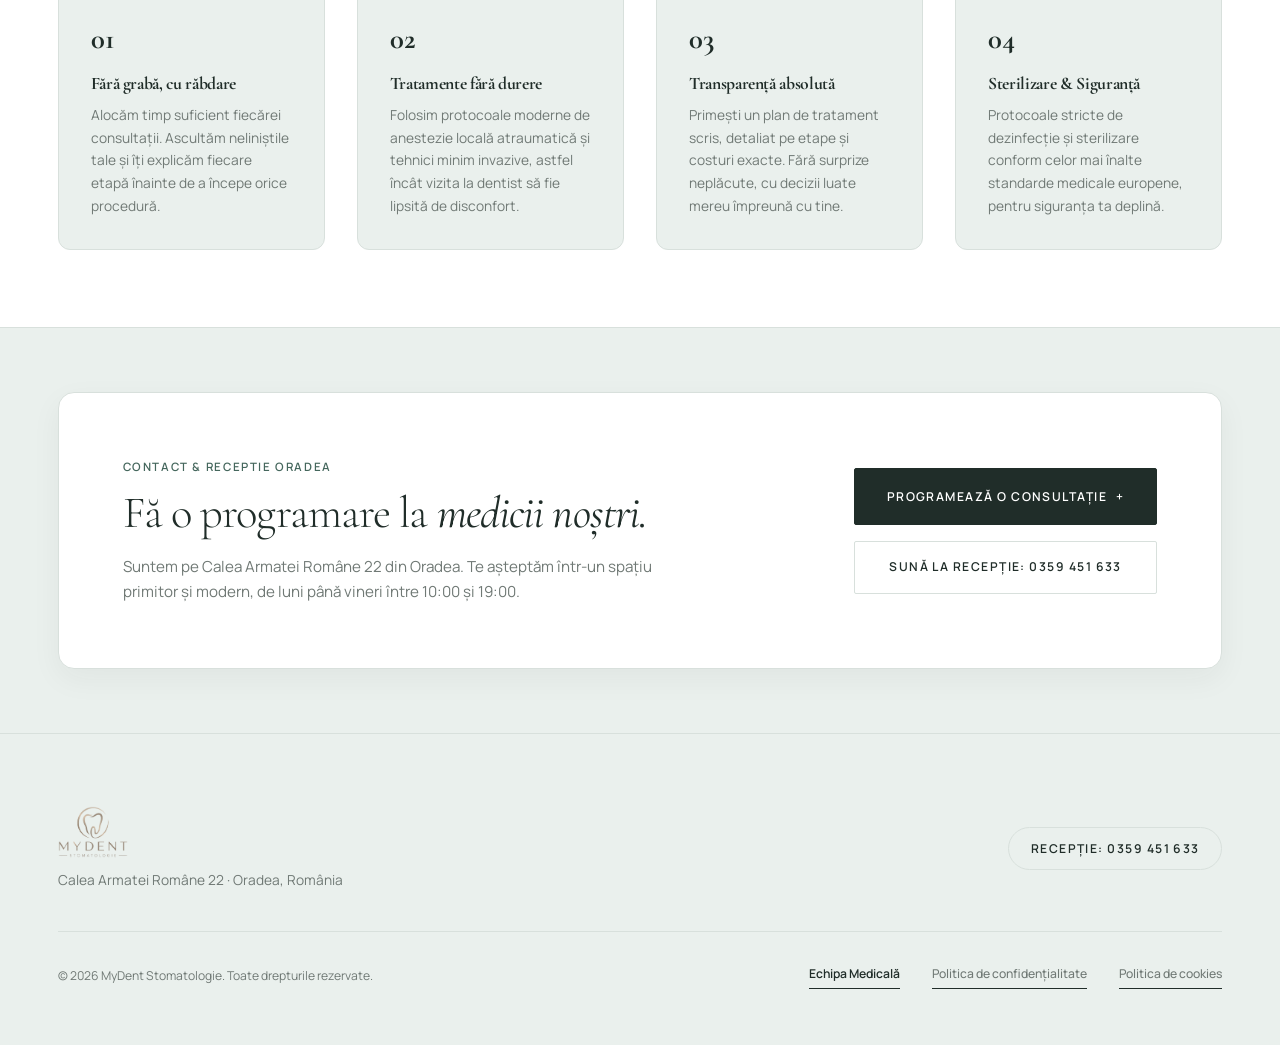
<file: echipa.html>
<!DOCTYPE html>
<html lang="ro">
  <head>
    <meta charset="UTF-8" />
    <meta name="viewport" content="width=device-width, initial-scale=1.0" />
    <title>Echipa Medicală | MyDent Stomatologie Oradea</title>
    <meta name="description" content="Fă cunoștință cu echipa de medici MyDent Stomatologie Oradea. Profesioniști dedicați zâmbetului tău, ghidați de răbdare, empatie și tehnici moderne pe Calea Armatei Române 22." />
    <meta name="robots" content="index, follow" />
    <link rel="icon" type="image/x-icon" href="favicon.ico?v=5" />
    <link rel="icon" type="image/png" sizes="32x32" href="images/favicon.png?v=5" />
    <link rel="icon" type="image/png" sizes="16x16" href="images/favicon-16x16.png?v=5" />
    <link rel="apple-touch-icon" sizes="180x180" href="images/apple-touch-icon.png?v=5" />
    
    <!-- Open Graph -->
    <meta property="og:type" content="website" />
    <meta property="og:title" content="Echipa Medicală | MyDent Stomatologie Oradea" />
    <meta property="og:description" content="Medici dedicați zâmbetului tău la MyDent Oradea. Răbdare, rigoare și confort pentru întreaga familie." />
    <meta property="og:locale" content="ro_RO" />
    <meta property="og:image" content="images/clinic/reception.jpg" />

    <!-- Google Fonts -->
    <link rel="preconnect" href="https://fonts.googleapis.com" />
    <link rel="preconnect" href="https://fonts.gstatic.com" crossorigin />
    <link href="https://fonts.googleapis.com/css2?family=Cormorant+Garamond:ital,wght@0,300;0,400;0,500;0,600;0,700;1,400;1,500;1,600&family=Manrope:wght@300;400;500;600;700;800&display=swap" rel="stylesheet" />

    <!-- Stylesheet -->
    <link rel="stylesheet" href="css/style.css" />
  </head>
  <body>
    <!-- Site Header -->
    <header class="site-header">
      <div class="container header-container">
        <a href="index.html" style="display: flex; align-items: center; text-decoration: none;" aria-label="MyDent Stomatologie Oradea - Acasă">
          <img src="images/mydent-logo.png" alt="MyDent Stomatologie Oradea" class="header-brand-logo" />
        </a>

        <nav class="desktop-nav" aria-label="Navigare principală">
          <a href="index.html" class="editorial-nav-item">Acasă</a>
          <a href="servicii.html" class="editorial-nav-item">Servicii</a>
          <a href="echipa.html" class="editorial-nav-item active">Echipă</a>
          <a href="despre-noi.html" class="editorial-nav-item">Spațiu &amp; Concept</a>
          <a href="index.html#recenzii" class="editorial-nav-item">Recenzii</a>
          <a href="index.html#faq" class="editorial-nav-item">Întrebări Frecvente</a>
          <a href="contact.html" class="editorial-nav-item">Contact</a>
        </nav>

        <div style="display: flex; align-items: center; gap: 1rem;">
          <a href="contact.html#programare" class="btn-nav-enquire desktop-enquire-btn">
            <span>Programare</span>
            <span style="font-size: 0.85rem; line-height: 1; color: var(--color-primary-accent);">+</span>
          </a>

          <button type="button" class="mobile-toggle" id="mobileToggleBtn" aria-expanded="false" aria-label="Deschide meniul principal">
            <svg class="icon-menu" width="20" height="20" viewBox="0 0 24 24" fill="none" stroke="currentColor" stroke-width="1.5"><line x1="4" x2="20" y1="12" y2="12"/><line x1="4" x2="20" y1="6" y2="6"/><line x1="4" x2="20" y1="18" y2="18"/></svg>
            <svg class="icon-close" width="20" height="20" viewBox="0 0 24 24" fill="none" stroke="currentColor" stroke-width="1.5" style="display: none;"><path d="M18 6 6 18"/><path d="m6 6 12 12"/></svg>
          </button>
        </div>
      </div>
    </header>

    <!-- Mobile Drawer -->
    <div class="mobile-drawer" id="mobileDrawer" role="dialog" aria-modal="true" aria-label="Meniu de navigare">
      <div style="display: flex; flex-direction: column;">
        <a href="index.html" class="mobile-drawer-link">Acasă</a>
        <a href="servicii.html" class="mobile-drawer-link">Servicii</a>
        <a href="echipa.html" class="mobile-drawer-link active">Echipă</a>
        <a href="despre-noi.html" class="mobile-drawer-link">Spațiu &amp; Concept</a>
        <a href="index.html#recenzii" class="mobile-drawer-link">Recenzii</a>
        <a href="index.html#faq" class="mobile-drawer-link">Întrebări Frecvente</a>
        <a href="contact.html" class="mobile-drawer-link">Contact</a>
      </div>

      <div style="display: flex; flex-direction: column; gap: 1.25rem; padding-top: 2rem; border-top: 1px solid var(--color-borders);">
        <a href="contact.html#programare" class="btn-editorial-primary" style="width: 100%; text-align: center;">
          <span>Solicită o programare</span>
          <span>+</span>
        </a>
        <div style="display: flex; flex-direction: column; gap: 0.35rem; font-size: 0.82rem;">
          <div style="color: var(--color-text-secondary); text-transform: uppercase; font-size: 0.68rem; letter-spacing: 0.12em;">Recepție Oradea</div>
          <a href="tel:+40359451633" style="font-weight: 600; color: var(--color-forest-charcoal); text-decoration: none;">0359 451 633</a>
          <div style="color: var(--color-text-secondary);">Calea Armatei Române 22, 410087 Oradea, România</div>
        </div>
      </div>
    </div>

    <!-- Main Content -->
    <main>
      <!-- =========================================================================
           1. HERO BANNER ECHIPĂ
           ========================================================================= -->
      <section style="padding-top: clamp(3.5rem, 6vw, 5.5rem); padding-bottom: clamp(3rem, 5vw, 4.5rem); background-color: var(--color-white); border-bottom: 1px solid var(--color-borders);">
        <div class="container">
          <div style="max-width: 820px; margin: 0 auto; text-align: center;">
            <div style="display: inline-flex; align-items: center; justify-content: center; gap: 0.5rem; background-color: var(--color-sec-bg); border: 1px solid var(--color-borders); padding: 0.4rem 1.25rem; border-radius: 999px; font-size: 0.72rem; font-weight: 700; letter-spacing: 0.16em; text-transform: uppercase; color: var(--color-forest-charcoal); margin-bottom: 1.5rem;">
              ECHIPA MEDICALĂ
            </div>
            
            <h1 class="editorial-hero-title" style="font-size: clamp(2.5rem, 5vw, 4.2rem); margin-bottom: 1.35rem; line-height: 1.15;">
              Medici dedicați<br />
              <em>zâmbetului tău.</em>
            </h1>
            
            <p class="lead-editorial" style="line-height: 1.75; color: var(--color-text-main); font-size: clamp(1.05rem, 2vw, 1.25rem); max-width: 680px; margin: 0 auto;">
              O echipă caldă și profesionistă, ghidată de răbdare, empatie și tehnici moderne pentru confortul tău.
            </p>
          </div>
        </div>
      </section>

      <!-- =========================================================================
           2. GRID CELE 4 PROFILE DE MEDICI CU PLACEHOLDER EDITABIL
           ========================================================================= -->
      <section style="padding: clamp(3.5rem, 6vw, 6rem) 0; background-color: var(--color-sec-bg); border-bottom: 1px solid var(--color-borders);">
        <div class="container">
          
          <div class="team-grid">
            
            <!-- Medic 1 -->
            <article class="doctor-card reveal-init stagger-1">
              <div class="doctor-photo-box">
                <!-- Zona placeholder pentru poză -->
                <div class="doctor-placeholder-wrap">
                  <div class="doctor-placeholder-icon-wrap" aria-hidden="true">
                    <svg width="26" height="26" viewBox="0 0 24 24" fill="none" stroke="currentColor" stroke-width="1.6">
                      <path d="M14.5 4h-5L7 7H4a2 2 0 0 0-2 2v9a2 2 0 0 0 2 2h16a2 2 0 0 0 2-2V9a2 2 0 0 0-2-2h-3l-2.5-3z"/>
                      <circle cx="12" cy="13" r="3"/>
                    </svg>
                  </div>
                  <div class="doctor-placeholder-title">Fotografie în curând</div>
                  <div class="doctor-placeholder-sub">Spațiu rezervat imagine oficială</div>
                </div>

                <!-- Tag caracteristică -->
                <div class="doctor-tag-badge">RĂBDARE &amp; BLÂNDEȚE</div>
              </div>

              <div class="doctor-card-body">
                <div class="doctor-specialty">STOMATOLOGIE GENERALĂ &amp; PROTETICĂ</div>
                <h2 class="doctor-name">Dr. Medic Stomatolog</h2>
                <p class="doctor-desc">
                  Abordare caldă și atentă, axată pe prevenție, restaurări directe de înaltă precizie și crearea unei experiențe stomatologice sigure și relaxante.
                </p>
                <div class="doctor-card-footer">
                  <span style="font-size: 0.72rem; color: var(--color-text-secondary); text-transform: uppercase; letter-spacing: 0.08em; font-weight: 600;">Cabinet 01</span>
                  <a href="contact.html#programare" class="editorial-link" style="font-size: 0.78rem;">Programează <span>→</span></a>
                </div>
              </div>
            </article>

            <!-- Medic 2 -->
            <article class="doctor-card reveal-init stagger-2">
              <div class="doctor-photo-box">
                <div class="doctor-placeholder-wrap">
                  <div class="doctor-placeholder-icon-wrap" aria-hidden="true">
                    <svg width="26" height="26" viewBox="0 0 24 24" fill="none" stroke="currentColor" stroke-width="1.6">
                      <path d="M14.5 4h-5L7 7H4a2 2 0 0 0-2 2v9a2 2 0 0 0 2 2h16a2 2 0 0 0 2-2V9a2 2 0 0 0-2-2h-3l-2.5-3z"/>
                      <circle cx="12" cy="13" r="3"/>
                    </svg>
                  </div>
                  <div class="doctor-placeholder-title">Fotografie în curând</div>
                  <div class="doctor-placeholder-sub">Spațiu rezervat imagine oficială</div>
                </div>

                <div class="doctor-tag-badge">RIGOARE &amp; PRECIZIE</div>
              </div>

              <div class="doctor-card-body">
                <div class="doctor-specialty">ORTODONȚIE &amp; ESTETICĂ DENTARĂ</div>
                <h2 class="doctor-name">Dr. Medic Stomatolog</h2>
                <p class="doctor-desc">
                  Dedicat alinierii dento-maxilare și fațetelor estetice. Planifică fiecare tratament cu minuțiozitate pentru un rezultat armonios și durabil.
                </p>
                <div class="doctor-card-footer">
                  <span style="font-size: 0.72rem; color: var(--color-text-secondary); text-transform: uppercase; letter-spacing: 0.08em; font-weight: 600;">Cabinet 02</span>
                  <a href="contact.html#programare" class="editorial-link" style="font-size: 0.78rem;">Programează <span>→</span></a>
                </div>
              </div>
            </article>

            <!-- Medic 3 -->
            <article class="doctor-card reveal-init stagger-3">
              <div class="doctor-photo-box">
                <div class="doctor-placeholder-wrap">
                  <div class="doctor-placeholder-icon-wrap" aria-hidden="true">
                    <svg width="26" height="26" viewBox="0 0 24 24" fill="none" stroke="currentColor" stroke-width="1.6">
                      <path d="M14.5 4h-5L7 7H4a2 2 0 0 0-2 2v9a2 2 0 0 0 2 2h16a2 2 0 0 0 2-2V9a2 2 0 0 0-2-2h-3l-2.5-3z"/>
                      <circle cx="12" cy="13" r="3"/>
                    </svg>
                  </div>
                  <div class="doctor-placeholder-title">Fotografie în curând</div>
                  <div class="doctor-placeholder-sub">Spațiu rezervat imagine oficială</div>
                </div>

                <div class="doctor-tag-badge">SIGURANȚĂ &amp; CONFORT</div>
              </div>

              <div class="doctor-card-body">
                <div class="doctor-specialty">CHIRURGIE &amp; IMPLANTOLOGIE</div>
                <h2 class="doctor-name">Dr. Medic Stomatolog</h2>
                <p class="doctor-desc">
                  Intervenții chirurgicale blânde, inserare precisă de implanturi din titan certificate și reabilitări orale rapide, ghidate digital.
                </p>
                <div class="doctor-card-footer">
                  <span style="font-size: 0.72rem; color: var(--color-text-secondary); text-transform: uppercase; letter-spacing: 0.08em; font-weight: 600;">Chirurgie</span>
                  <a href="contact.html#programare" class="editorial-link" style="font-size: 0.78rem;">Programează <span>→</span></a>
                </div>
              </div>
            </article>

            <!-- Medic 4 -->
            <article class="doctor-card reveal-init stagger-4">
              <div class="doctor-photo-box">
                <div class="doctor-placeholder-wrap">
                  <div class="doctor-placeholder-icon-wrap" aria-hidden="true">
                    <svg width="26" height="26" viewBox="0 0 24 24" fill="none" stroke="currentColor" stroke-width="1.6">
                      <path d="M14.5 4h-5L7 7H4a2 2 0 0 0-2 2v9a2 2 0 0 0 2 2h16a2 2 0 0 0 2-2V9a2 2 0 0 0-2-2h-3l-2.5-3z"/>
                      <circle cx="12" cy="13" r="3"/>
                    </svg>
                  </div>
                  <div class="doctor-placeholder-title">Fotografie în curând</div>
                  <div class="doctor-placeholder-sub">Spațiu rezervat imagine oficială</div>
                </div>

                <div class="doctor-tag-badge">EMPATIE &amp; TEHNOLOGIE</div>
              </div>

              <div class="doctor-card-body">
                <div class="doctor-specialty">ENDODONȚIE MICROSCOPICĂ &amp; PREVENȚIE</div>
                <h2 class="doctor-name">Dr. Medic Stomatolog</h2>
                <p class="doctor-desc">
                  Tehnici avansate de salvare a dinților naturali prin microscop endodontic și atenție deosebită pentru igiena dentară și stomatologia pediatrică.
                </p>
                <div class="doctor-card-footer">
                  <span style="font-size: 0.72rem; color: var(--color-text-secondary); text-transform: uppercase; letter-spacing: 0.08em; font-weight: 600;">Endodonție</span>
                  <a href="contact.html#programare" class="editorial-link" style="font-size: 0.78rem;">Programează <span>→</span></a>
                </div>
              </div>
            </article>

          </div>

        </div>
      </section>

      <!-- =========================================================================
           3. VALORILE ECHIPEI NOASTRE
           ========================================================================= -->
      <section style="padding: clamp(3.5rem, 6vw, 5.5rem) 0; background-color: var(--color-white); border-bottom: 1px solid var(--color-borders);">
        <div class="container">
          <div style="max-width: 680px; margin-bottom: 3.5rem;">
            <span class="editorial-label" style="margin-bottom: 1rem; display: block;">PRINCIPII CLINICE · MYDENT ORADEA</span>
            <h2 class="headline-section" style="margin-bottom: 1rem;">
              Cum lucrăm pentru <em>liniștea ta.</em>
            </h2>
            <p class="lead-editorial" style="margin: 0; color: var(--color-text-main);">
              La MyDent, fiecare membru al echipei împărtășește aceeași filosofie: stomatologie realizată cu empatie, fără durere și fără compromisuri în privința calității.
            </p>
          </div>

          <div style="display: grid; grid-template-columns: repeat(auto-fit, minmax(260px, 1fr)); gap: 2rem;">
            
            <div style="padding: 2rem; background: var(--color-sec-bg); border-radius: 12px; border: 1px solid var(--color-borders);">
              <div style="font-family: var(--font-serif); font-size: 1.8rem; font-weight: 700; color: var(--color-forest-charcoal); margin-bottom: 0.75rem;">01</div>
              <h3 style="font-size: 1.1rem; font-weight: 700; margin-bottom: 0.65rem; color: var(--color-forest-charcoal);">Fără grabă, cu răbdare</h3>
              <p style="font-size: 0.86rem; color: var(--color-text-secondary); line-height: 1.65; margin: 0;">
                Alocăm timp suficient fiecărei consultații. Ascultăm neliniștile tale și îți explicăm fiecare etapă înainte de a începe orice procedură.
              </p>
            </div>

            <div style="padding: 2rem; background: var(--color-sec-bg); border-radius: 12px; border: 1px solid var(--color-borders);">
              <div style="font-family: var(--font-serif); font-size: 1.8rem; font-weight: 700; color: var(--color-forest-charcoal); margin-bottom: 0.75rem;">02</div>
              <h3 style="font-size: 1.1rem; font-weight: 700; margin-bottom: 0.65rem; color: var(--color-forest-charcoal);">Tratamente fără durere</h3>
              <p style="font-size: 0.86rem; color: var(--color-text-secondary); line-height: 1.65; margin: 0;">
                Folosim protocoale moderne de anestezie locală atraumatică și tehnici minim invazive, astfel încât vizita la dentist să fie lipsită de disconfort.
              </p>
            </div>

            <div style="padding: 2rem; background: var(--color-sec-bg); border-radius: 12px; border: 1px solid var(--color-borders);">
              <div style="font-family: var(--font-serif); font-size: 1.8rem; font-weight: 700; color: var(--color-forest-charcoal); margin-bottom: 0.75rem;">03</div>
              <h3 style="font-size: 1.1rem; font-weight: 700; margin-bottom: 0.65rem; color: var(--color-forest-charcoal);">Transparență absolută</h3>
              <p style="font-size: 0.86rem; color: var(--color-text-secondary); line-height: 1.65; margin: 0;">
                Primești un plan de tratament scris, detaliat pe etape și costuri exacte. Fără surprize neplăcute, cu decizii luate mereu împreună cu tine.
              </p>
            </div>

            <div style="padding: 2rem; background: var(--color-sec-bg); border-radius: 12px; border: 1px solid var(--color-borders);">
              <div style="font-family: var(--font-serif); font-size: 1.8rem; font-weight: 700; color: var(--color-forest-charcoal); margin-bottom: 0.75rem;">04</div>
              <h3 style="font-size: 1.1rem; font-weight: 700; margin-bottom: 0.65rem; color: var(--color-forest-charcoal);">Sterilizare &amp; Siguranță</h3>
              <p style="font-size: 0.86rem; color: var(--color-text-secondary); line-height: 1.65; margin: 0;">
                Protocoale stricte de dezinfecție și sterilizare conform celor mai înalte standarde medicale europene, pentru siguranța ta deplină.
              </p>
            </div>

          </div>
        </div>
      </section>

      <!-- =========================================================================
           4. CTA PROGRAMARE & CONTACT RAPID
           ========================================================================= -->
      <section style="padding: clamp(3.5rem, 5vw, 5rem) 0; background-color: var(--color-sec-bg);">
        <div class="container">
          <div style="background-color: #FFFFFF; border: 1px solid var(--color-borders); border-radius: 16px; padding: clamp(2.5rem, 5vw, 4rem); box-shadow: 0 10px 30px rgba(32, 45, 41, 0.05); display: flex; flex-wrap: wrap; align-items: center; justify-content: space-between; gap: 2.5rem;">
            
            <div style="max-width: 580px;">
              <span class="editorial-label" style="margin-bottom: 0.8rem; display: block;">CONTACT &amp; RECEPTIE ORADEA</span>
              <h2 class="headline-section" style="font-size: clamp(2rem, 3.8vw, 2.8rem); margin-bottom: 1rem;">
                Fă o programare la <em>medicii noștri.</em>
              </h2>
              <p style="color: var(--color-text-secondary); line-height: 1.65; margin: 0; font-size: 0.95rem;">
                Suntem pe Calea Armatei Române 22 din Oradea. Te așteptăm într-un spațiu primitor și modern, de luni până vineri între 10:00 și 19:00.
              </p>
            </div>

            <div style="display: flex; flex-direction: column; gap: 1rem; min-width: 260px;">
              <a href="contact.html#programare" class="btn-editorial-primary" style="justify-content: center; padding: 1.1rem 2rem;">
                <span>Programează o consultație</span>
                <span>+</span>
              </a>
              <a href="tel:0359451633" class="btn-editorial-outline" style="justify-content: center; padding: 0.95rem 2rem; text-decoration: none;">
                <span>Sună la recepție: 0359 451 633</span>
              </a>
            </div>

          </div>
        </div>
      </section>
    </main>

    <!-- Site Footer -->
    <footer style="background-color: var(--color-sec-bg); border-top: 1px solid var(--color-borders); padding-top: 4.5rem; padding-bottom: 3.5rem;">
      <div class="container">
        <div style="display: flex; flex-wrap: wrap; align-items: center; justify-content: space-between; gap: 2rem; padding-bottom: 2.5rem; border-bottom: 1px solid var(--color-borders);">
          <div style="display: flex; flex-direction: column; gap: 0.65rem;">
            <a href="index.html" style="display: inline-block; text-decoration: none;" aria-label="MyDent Stomatologie Oradea - Acasă">
              <img src="images/mydent-logo.png" alt="MyDent Stomatologie Oradea" style="height: 52px; width: auto; display: block; object-fit: contain;" />
            </a>
            <div style="font-size: 0.86rem; color: var(--color-text-secondary);">
              Calea Armatei Române 22 · Oradea, România
            </div>
          </div>

          <a href="tel:0359451633" class="btn-editorial-outline" style="padding: 0.65rem 1.35rem; font-size: 0.76rem; border-radius: 999px; text-decoration: none;">
            <span>Recepție: 0359 451 633</span>
          </a>
        </div>

        <div style="display: flex; flex-wrap: wrap; align-items: center; justify-content: space-between; gap: 1.25rem; padding-top: 2rem; font-size: 0.76rem; color: var(--color-text-secondary);">
          <div>© 2026 MyDent Stomatologie. Toate drepturile rezervate.</div>
          <div style="display: flex; align-items: center; gap: 2rem; flex-wrap: wrap;">
            <a href="echipa.html" class="editorial-link" style="font-size: 0.76rem; color: var(--color-forest-charcoal); text-transform: none; letter-spacing: normal; font-weight: 600;">
              Echipa Medicală
            </a>
            <a href="politica-confidentialitate.html" class="editorial-link" style="font-size: 0.76rem; color: var(--color-text-secondary); text-transform: none; letter-spacing: normal; font-weight: 500;">
              Politica de confidențialitate
            </a>
            <a href="politica-cookies.html" class="editorial-link" style="font-size: 0.76rem; color: var(--color-text-secondary); text-transform: none; letter-spacing: normal; font-weight: 500;">
              Politica de cookies
            </a>
          </div>
        </div>
      </div>
    </footer>

    <!-- Back to Top Button -->
    <button type="button" id="backToTopBtn" class="back-to-top-btn" aria-label="Înapoi sus">
      <svg width="14" height="14" viewBox="0 0 24 24" fill="none" stroke="currentColor" stroke-width="2"><path d="m18 15-6-6-6 6"/></svg>
      <span>SUS</span>
    </button>

    <!-- Scripts -->
    <script src="js/main.js"></script>
  </body>
</html>
</file>
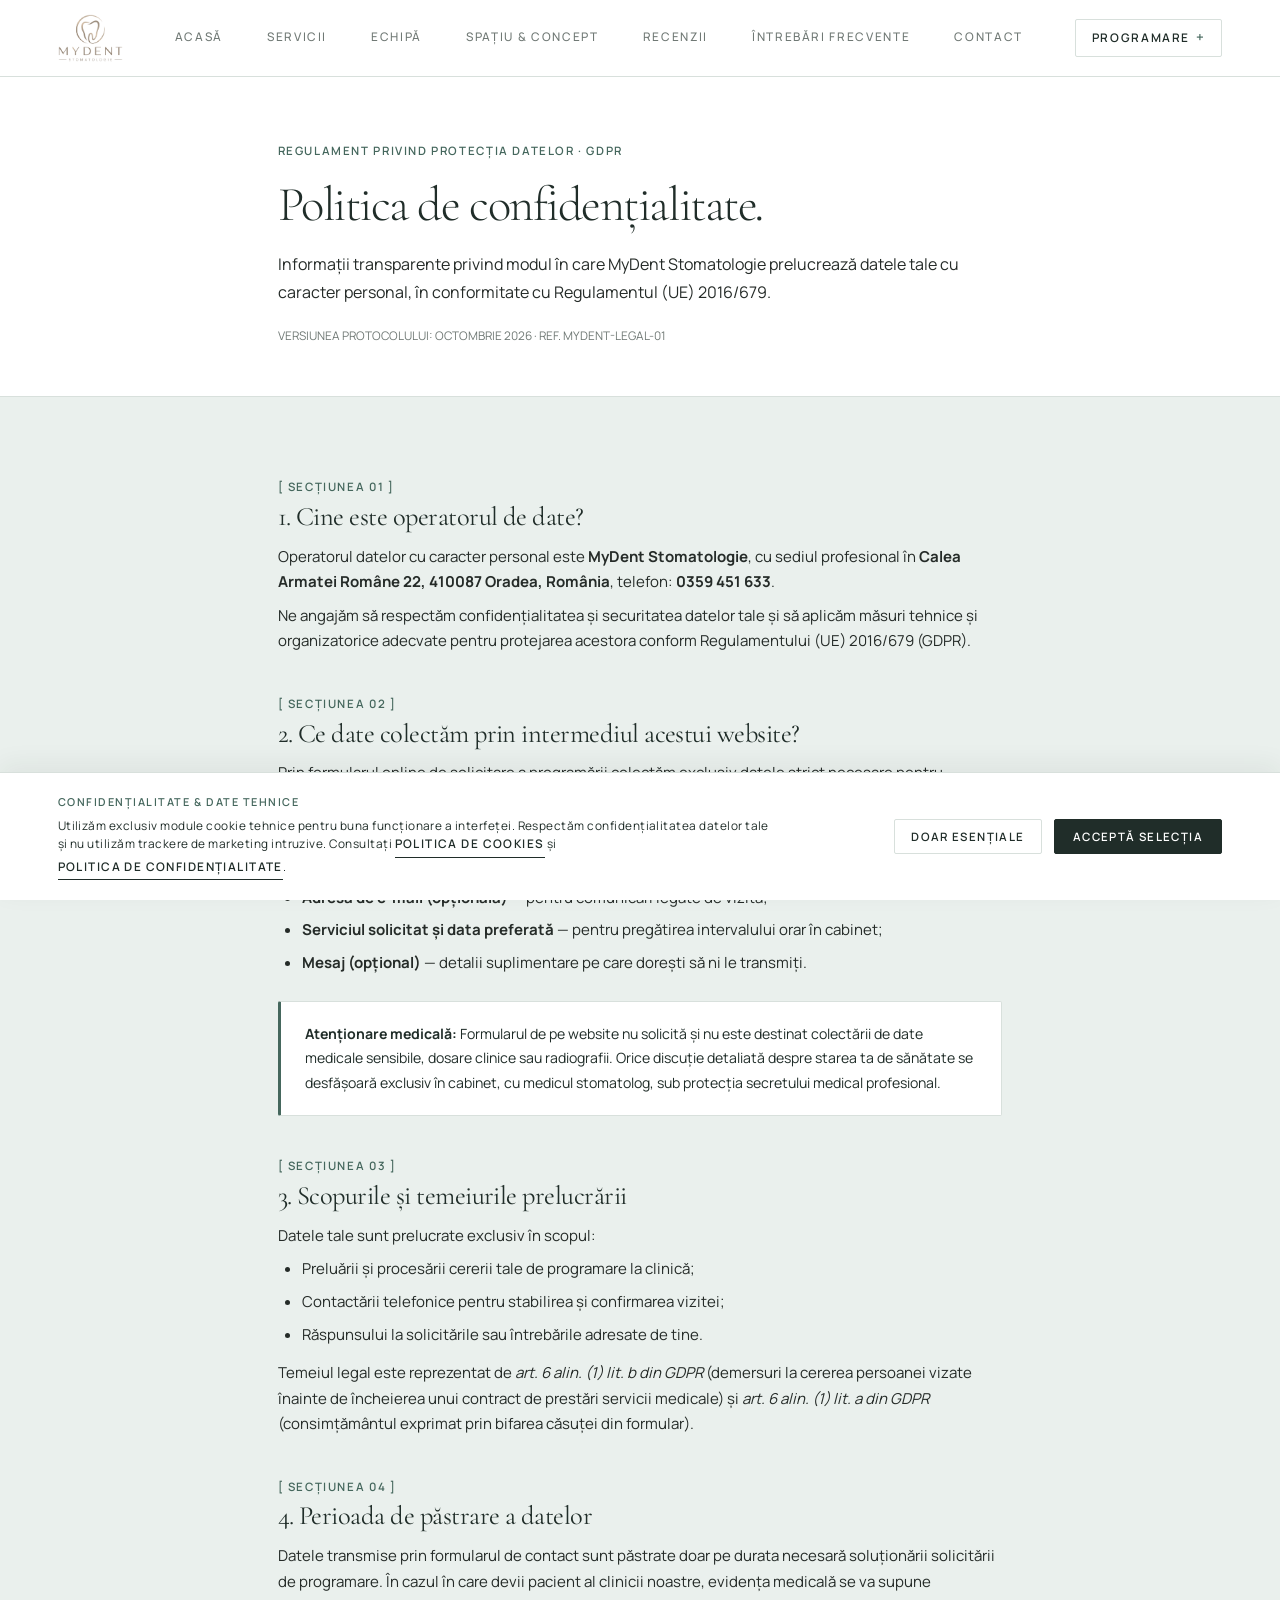
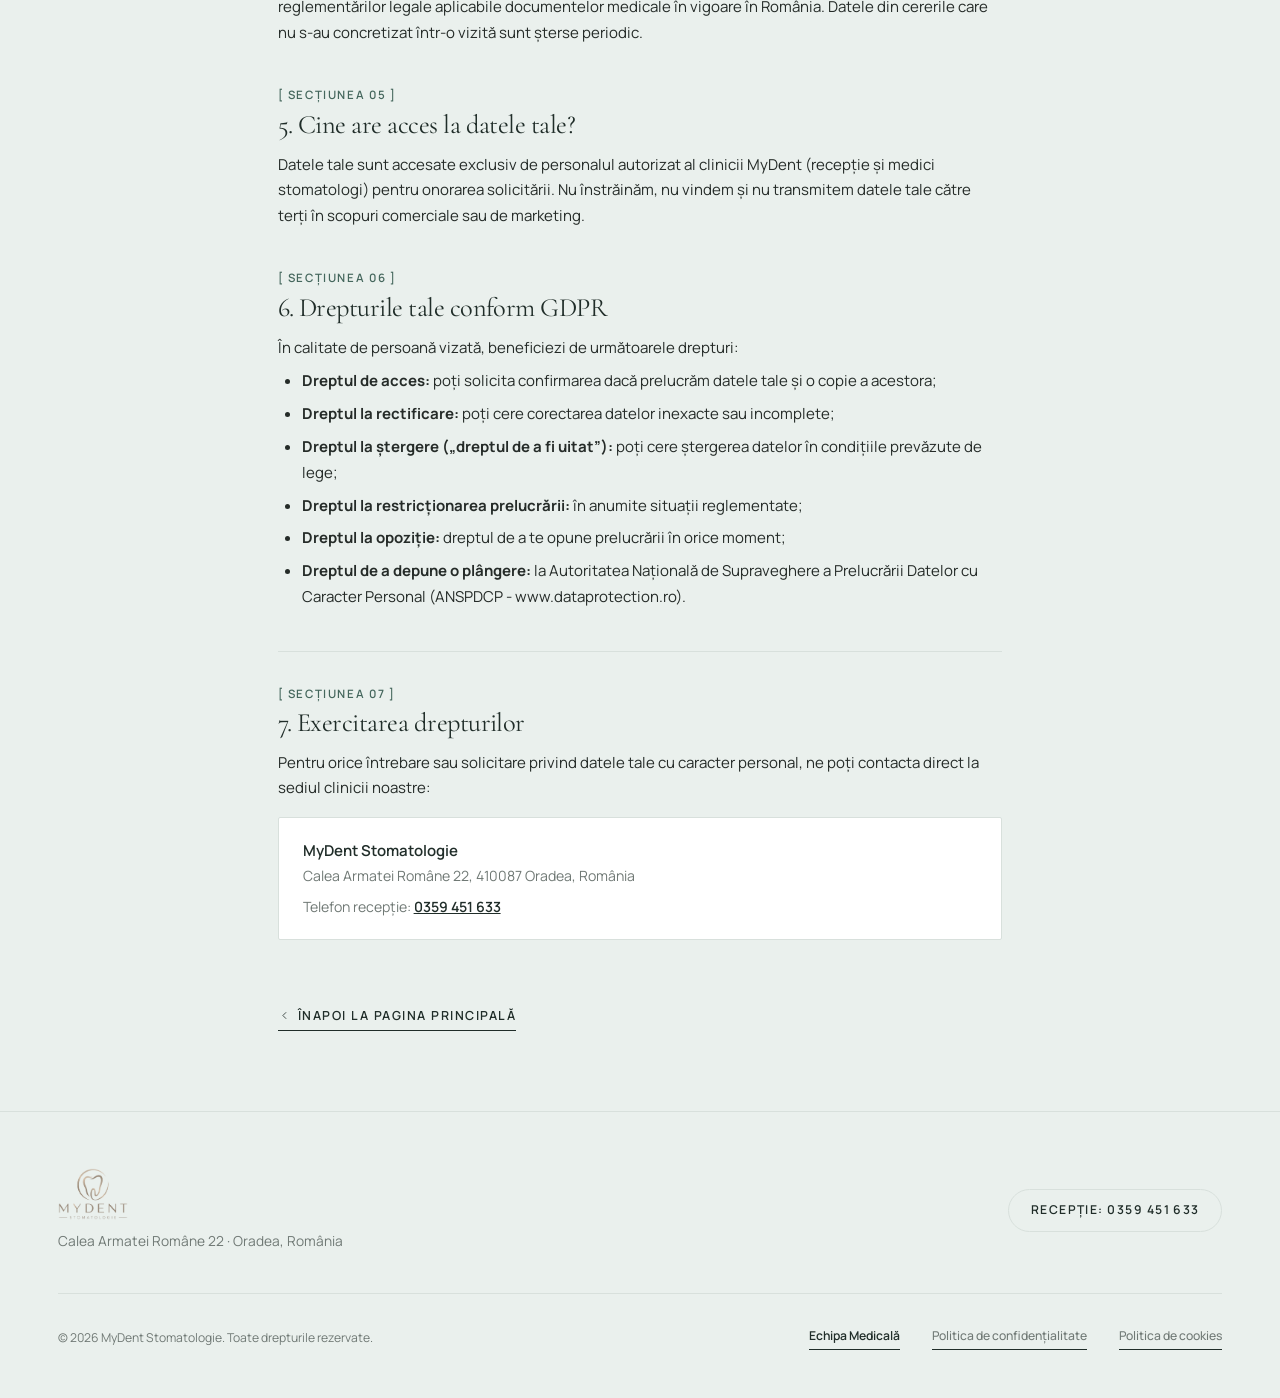
<file: politica-confidentialitate.html>
<!DOCTYPE html>
<html lang="ro">
  <head>
    <meta charset="UTF-8" />
    <meta name="viewport" content="width=device-width, initial-scale=1.0" />
    <title>Politica de Confidențialitate | MyDent Stomatologie Oradea</title>
    <meta name="description" content="Politica de confidențialitate și protecția datelor cu caracter personal conform Regulamentului (UE) 2016/679 (GDPR) la MyDent Stomatologie Oradea." />
    <meta name="robots" content="index, follow" />
    <link rel="icon" type="image/x-icon" href="favicon.ico?v=5" />
    <link rel="icon" type="image/png" sizes="32x32" href="images/favicon.png?v=5" />
    <link rel="icon" type="image/png" sizes="16x16" href="images/favicon-16x16.png?v=5" />
    <link rel="apple-touch-icon" sizes="180x180" href="images/apple-touch-icon.png?v=5" />

    <!-- Google Fonts -->
    <link rel="preconnect" href="https://fonts.googleapis.com" />
    <link rel="preconnect" href="https://fonts.gstatic.com" crossorigin />
    <link href="https://fonts.googleapis.com/css2?family=Cormorant+Garamond:ital,wght@0,300;0,400;0,500;0,600;0,700;1,400;1,500;1,600&family=Manrope:wght@300;400;500;600;700;800&display=swap" rel="stylesheet" />

    <!-- Stylesheet -->
    <link rel="stylesheet" href="css/style.css" />
  </head>
  <body>
    <!-- Site Header -->
    <header class="site-header">
      <div class="container header-container">
        <a href="index.html" style="display: flex; align-items: center; text-decoration: none;" aria-label="MyDent Stomatologie Oradea - Acasă">
          <img src="images/mydent-logo.png" alt="MyDent Stomatologie Oradea" class="header-brand-logo" />
        </a>

        <nav class="desktop-nav" aria-label="Navigare principală">
          <a href="index.html" class="editorial-nav-item">Acasă</a>
          <a href="servicii.html" class="editorial-nav-item">Servicii</a>
          <a href="echipa.html" class="editorial-nav-item">Echipă</a>
          <a href="despre-noi.html" class="editorial-nav-item">Spațiu &amp; Concept</a>
          <a href="index.html#recenzii" class="editorial-nav-item">Recenzii</a>
          <a href="index.html#faq" class="editorial-nav-item">Întrebări Frecvente</a>
          <a href="contact.html" class="editorial-nav-item">Contact</a>
        </nav>

        <div style="display: flex; align-items: center; gap: 1rem;">
          <a href="index.html#programare" class="btn-nav-enquire desktop-enquire-btn" style="display: none;">
            <span>Programare</span>
            <span style="font-size: 0.85rem; line-height: 1; color: var(--color-primary-accent);">+</span>
          </a>

          <button type="button" class="mobile-toggle" id="mobileToggleBtn" aria-expanded="false" aria-label="Deschide meniul principal">
            <svg class="icon-menu" width="20" height="20" viewBox="0 0 24 24" fill="none" stroke="currentColor" stroke-width="1.5"><line x1="4" x2="20" y1="12" y2="12"/><line x1="4" x2="20" y1="6" y2="6"/><line x1="4" x2="20" y1="18" y2="18"/></svg>
            <svg class="icon-close" width="20" height="20" viewBox="0 0 24 24" fill="none" stroke="currentColor" stroke-width="1.5" style="display: none;"><path d="M18 6 6 18"/><path d="m6 6 12 12"/></svg>
          </button>
        </div>
      </div>
    </header>

    <!-- Mobile Drawer -->
    <div class="mobile-drawer" id="mobileDrawer" role="dialog" aria-modal="true" aria-label="Meniu de navigare">
      <div style="display: flex; flex-direction: column;">
        <a href="index.html" class="mobile-drawer-link">Acasă</a>
        <a href="servicii.html" class="mobile-drawer-link">Servicii</a>
        <a href="echipa.html" class="mobile-drawer-link">Echipă</a>
        <a href="despre-noi.html" class="mobile-drawer-link">Spațiu &amp; Concept</a>
        <a href="index.html#recenzii" class="mobile-drawer-link">Recenzii</a>
        <a href="index.html#faq" class="mobile-drawer-link">Întrebări Frecvente</a>
        <a href="contact.html" class="mobile-drawer-link">Contact</a>
      </div>

      <div style="display: flex; flex-direction: column; gap: 1.25rem; padding-top: 2rem; border-top: 1px solid var(--color-borders);">
        <a href="index.html#programare" class="btn-editorial-primary" style="width: 100%; text-align: center;">
          <span>Solicită o programare</span>
          <span>+</span>
        </a>
        <div style="display: flex; flex-direction: column; gap: 0.35rem; font-size: 0.82rem;">
          <div style="color: var(--color-text-secondary); text-transform: uppercase; font-size: 0.68rem; letter-spacing: 0.12em;">Recepție Oradea</div>
          <a href="tel:+40359451633" style="font-weight: 600; color: var(--color-forest-charcoal); text-decoration: none;">0359 451 633</a>
          <div style="color: var(--color-text-secondary);">Calea Armatei Române 22, 410087 Oradea, România</div>
        </div>
      </div>
    </div>

    <!-- Main Content -->
    <main>
      <!-- 1. Header Banner -->
      <section style="padding-top: clamp(3rem, 5vw, 4.5rem); padding-bottom: clamp(2.5rem, 4vw, 3.5rem); background-color: var(--color-white); border-bottom: 1px solid var(--color-borders);">
        <div class="container" style="max-width: 840px;">
          <span class="editorial-label" style="margin-bottom: 1.25rem; display: block;">
            REGULAMENT PRIVIND PROTECȚIA DATELOR · GDPR
          </span>
          <h1 class="editorial-hero-title" style="font-size: clamp(2.2rem, 3.8vw, 3.4rem); margin-bottom: 1.25rem;">
            Politica de confidențialitate<em>.</em>
          </h1>
          <p class="lead-editorial" style="line-height: 1.75; color: var(--color-text-main);">
            Informații transparente privind modul în care MyDent Stomatologie prelucrează datele tale cu caracter personal, în conformitate cu Regulamentul (UE) 2016/679.
          </p>
          <div style="margin-top: 1.25rem; font-size: 0.74rem; color: var(--color-text-secondary);">
            VERSIUNEA PROTOCOLULUI: OCTOMBRIE 2026 · REF. MYDENT-LEGAL-01
          </div>
        </div>
      </section>

      <!-- 2. Legal Body -->
      <section style="background-color: var(--color-sec-bg); padding: 5rem 0;">
        <div class="container" style="max-width: 840px;">
          <div style="display: flex; flex-direction: column; gap: 2.5rem; font-size: 0.94rem; line-height: 1.75; color: var(--color-text-main);">
            
            <!-- Section 01 -->
            <div>
              <span class="editorial-label" style="display: block; margin-bottom: 0.35rem;">[ SECȚIUNEA 01 ]</span>
              <h2 style="font-family: var(--font-serif); font-size: 1.65rem; color: var(--color-forest-charcoal); margin-bottom: 0.75rem;">
                1. Cine este operatorul de date?
              </h2>
              <p class="body-editorial" style="color: var(--color-text-main);">
                Operatorul datelor cu caracter personal este <strong>MyDent Stomatologie</strong>, cu sediul profesional în <strong>Calea Armatei Române 22, 410087 Oradea, România</strong>, telefon: <strong>0359 451 633</strong>.
              </p>
              <p class="body-editorial" style="margin-top: 0.5rem; color: var(--color-text-main);">
                Ne angajăm să respectăm confidențialitatea și securitatea datelor tale și să aplicăm măsuri tehnice și organizatorice adecvate pentru protejarea acestora conform Regulamentului (UE) 2016/679 (GDPR).
              </p>
            </div>

            <!-- Section 02 -->
            <div>
              <span class="editorial-label" style="display: block; margin-bottom: 0.35rem;">[ SECȚIUNEA 02 ]</span>
              <h2 style="font-family: var(--font-serif); font-size: 1.65rem; color: var(--color-forest-charcoal); margin-bottom: 0.75rem;">
                2. Ce date colectăm prin intermediul acestui website?
              </h2>
              <p class="body-editorial" style="color: var(--color-text-main);">
                Prin formularul online de solicitare a programării colectăm exclusiv datele strict necesare pentru contactarea ta:
              </p>
              <ul style="padding-left: 1.5rem; margin-top: 0.5rem; display: flex; flex-direction: column; gap: 0.4rem;">
                <li><strong>Nume și prenume</strong> — pentru a ne adresa corespunzător la confirmarea vizitei;</li>
                <li><strong>Număr de telefon</strong> — pentru a te contacta în vederea confirmării datei și orei programării;</li>
                <li><strong>Adresă de e-mail (opțională)</strong> — pentru comunicări legate de vizită;</li>
                <li><strong>Serviciul solicitat și data preferată</strong> — pentru pregătirea intervalului orar în cabinet;</li>
                <li><strong>Mesaj (opțional)</strong> — detalii suplimentare pe care dorești să ni le transmiți.</li>
              </ul>
              <div style="margin-top: 1.5rem; padding: 1.25rem 1.5rem; background-color: var(--color-white); border-left: 3px solid var(--color-primary-accent); border-top: 1px solid var(--color-borders); border-right: 1px solid var(--color-borders); border-bottom: 1px solid var(--color-borders); font-size: 0.88rem; color: var(--color-forest-charcoal); border-radius: 2px;">
                <strong>Atenționare medicală:</strong> Formularul de pe website nu solicită și nu este destinat colectării de date medicale sensibile, dosare clinice sau radiografii. Orice discuție detaliată despre starea ta de sănătate se desfășoară exclusiv în cabinet, cu medicul stomatolog, sub protecția secretului medical profesional.
              </div>
            </div>

            <!-- Section 03 -->
            <div>
              <span class="editorial-label" style="display: block; margin-bottom: 0.35rem;">[ SECȚIUNEA 03 ]</span>
              <h2 style="font-family: var(--font-serif); font-size: 1.65rem; color: var(--color-forest-charcoal); margin-bottom: 0.75rem;">
                3. Scopurile și temeiurile prelucrării
              </h2>
              <p class="body-editorial" style="color: var(--color-text-main);">
                Datele tale sunt prelucrate exclusiv în scopul:
              </p>
              <ul style="padding-left: 1.5rem; margin-top: 0.5rem; display: flex; flex-direction: column; gap: 0.4rem;">
                <li>Preluării și procesării cererii tale de programare la clinică;</li>
                <li>Contactării telefonice pentru stabilirea și confirmarea vizitei;</li>
                <li>Răspunsului la solicitările sau întrebările adresate de tine.</li>
              </ul>
              <p class="body-editorial" style="margin-top: 0.75rem; color: var(--color-text-main);">
                Temeiul legal este reprezentat de <em>art. 6 alin. (1) lit. b din GDPR</em> (demersuri la cererea persoanei vizate înainte de încheierea unui contract de prestări servicii medicale) și <em>art. 6 alin. (1) lit. a din GDPR</em> (consimțământul exprimat prin bifarea căsuței din formular).
              </p>
            </div>

            <!-- Section 04 -->
            <div>
              <span class="editorial-label" style="display: block; margin-bottom: 0.35rem;">[ SECȚIUNEA 04 ]</span>
              <h2 style="font-family: var(--font-serif); font-size: 1.65rem; color: var(--color-forest-charcoal); margin-bottom: 0.75rem;">
                4. Perioada de păstrare a datelor
              </h2>
              <p class="body-editorial" style="color: var(--color-text-main);">
                Datele transmise prin formularul de contact sunt păstrate doar pe durata necesară soluționării solicitării de programare. În cazul în care devii pacient al clinicii noastre, evidența medicală se va supune reglementărilor legale aplicabile documentelor medicale în vigoare în România. Datele din cererile care nu s-au concretizat într-o vizită sunt șterse periodic.
              </p>
            </div>

            <!-- Section 05 -->
            <div>
              <span class="editorial-label" style="display: block; margin-bottom: 0.35rem;">[ SECȚIUNEA 05 ]</span>
              <h2 style="font-family: var(--font-serif); font-size: 1.65rem; color: var(--color-forest-charcoal); margin-bottom: 0.75rem;">
                5. Cine are acces la datele tale?
              </h2>
              <p class="body-editorial" style="color: var(--color-text-main);">
                Datele tale sunt accesate exclusiv de personalul autorizat al clinicii MyDent (recepție și medici stomatologi) pentru onorarea solicitării. Nu înstrăinăm, nu vindem și nu transmitem datele tale către terți în scopuri comerciale sau de marketing.
              </p>
            </div>

            <!-- Section 06 -->
            <div>
              <span class="editorial-label" style="display: block; margin-bottom: 0.35rem;">[ SECȚIUNEA 06 ]</span>
              <h2 style="font-family: var(--font-serif); font-size: 1.65rem; color: var(--color-forest-charcoal); margin-bottom: 0.75rem;">
                6. Drepturile tale conform GDPR
              </h2>
              <p class="body-editorial" style="color: var(--color-text-main);">
                În calitate de persoană vizată, beneficiezi de următoarele drepturi:
              </p>
              <ul style="padding-left: 1.5rem; margin-top: 0.5rem; display: flex; flex-direction: column; gap: 0.4rem;">
                <li><strong>Dreptul de acces:</strong> poți solicita confirmarea dacă prelucrăm datele tale și o copie a acestora;</li>
                <li><strong>Dreptul la rectificare:</strong> poți cere corectarea datelor inexacte sau incomplete;</li>
                <li><strong>Dreptul la ștergere („dreptul de a fi uitat”):</strong> poți cere ștergerea datelor în condițiile prevăzute de lege;</li>
                <li><strong>Dreptul la restricționarea prelucrării:</strong> în anumite situații reglementate;</li>
                <li><strong>Dreptul la opoziție:</strong> dreptul de a te opune prelucrării în orice moment;</li>
                <li><strong>Dreptul de a depune o plângere:</strong> la Autoritatea Națională de Supraveghere a Prelucrării Datelor cu Caracter Personal (ANSPDCP - www.dataprotection.ro).</li>
              </ul>
            </div>

            <!-- Section 07 -->
            <div style="padding-top: 2rem; border-top: 1px solid var(--color-borders);">
              <span class="editorial-label" style="display: block; margin-bottom: 0.35rem;">[ SECȚIUNEA 07 ]</span>
              <h2 style="font-family: var(--font-serif); font-size: 1.65rem; color: var(--color-forest-charcoal); margin-bottom: 0.75rem;">
                7. Exercitarea drepturilor
              </h2>
              <p class="body-editorial" style="color: var(--color-text-main);">
                Pentru orice întrebare sau solicitare privind datele tale cu caracter personal, ne poți contacta direct la sediul clinicii noastre:
              </p>
              <div style="margin-top: 1rem; padding: 1.25rem 1.5rem; background-color: var(--color-white); border: 1px solid var(--color-borders); border-radius: 2px;">
                <div style="font-weight: 600; color: var(--color-forest-charcoal);">MyDent Stomatologie</div>
                <div style="color: var(--color-text-secondary); font-size: 0.88rem;">Calea Armatei Române 22, 410087 Oradea, România</div>
                <div style="margin-top: 0.35rem; color: var(--color-text-secondary); font-size: 0.88rem;">
                  Telefon recepție: <a href="tel:+40359451633" style="color: var(--color-forest-charcoal); font-weight: 600;">0359 451 633</a>
                </div>
              </div>
            </div>

            <div style="margin-top: 1.5rem;">
              <a href="index.html" class="editorial-link">
                <svg width="13" height="13" viewBox="0 0 24 24" fill="none" stroke="currentColor" stroke-width="1.5" style="transform: rotate(180deg);"><path d="m9 18 6-6-6-6"/></svg>
                <span>Înapoi la pagina principală</span>
              </a>
            </div>

          </div>
        </div>
      </section>
    </main>

    <!-- Footer -->
    <footer class="site-footer">
      <div class="container">
        <div style="display: flex; flex-wrap: wrap; align-items: center; justify-content: space-between; gap: 2rem; padding-bottom: 2.5rem; border-bottom: 1px solid var(--color-borders);">
          <div style="display: flex; flex-direction: column; gap: 0.65rem;">
            <a href="index.html" style="display: inline-block; text-decoration: none;" aria-label="MyDent Stomatologie Oradea - Acasă">
              <img src="images/mydent-logo.png" alt="MyDent Stomatologie Oradea" style="height: 52px; width: auto; display: block; object-fit: contain;" />
            </a>
            <div style="font-size: 0.86rem; color: var(--color-text-secondary);">
              Calea Armatei Române 22 · Oradea, România
            </div>
          </div>

          <a href="tel:0359451633" class="btn-editorial-outline" style="padding: 0.65rem 1.35rem; font-size: 0.76rem; border-radius: 999px; text-decoration: none;">
            <span>Recepție: 0359 451 633</span>
          </a>
        </div>

        <div style="display: flex; flex-wrap: wrap; align-items: center; justify-content: space-between; gap: 1.25rem; padding-top: 2rem; font-size: 0.76rem; color: var(--color-text-secondary);">
          <div>© 2026 MyDent Stomatologie. Toate drepturile rezervate.</div>
          <div style="display: flex; align-items: center; gap: 2rem; flex-wrap: wrap;">
            <a href="echipa.html" class="editorial-link" style="font-size: 0.76rem; color: var(--color-forest-charcoal); text-transform: none; letter-spacing: normal; font-weight: 600;">
              Echipa Medicală
            </a>
            <a href="politica-confidentialitate.html" class="editorial-link" style="font-size: 0.76rem; color: var(--color-text-secondary); text-transform: none; letter-spacing: normal; font-weight: 500;">
              Politica de confidențialitate
            </a>
            <a href="politica-cookies.html" class="editorial-link" style="font-size: 0.76rem; color: var(--color-text-secondary); text-transform: none; letter-spacing: normal; font-weight: 500;">
              Politica de cookies
            </a>
          </div>
        </div>
      </div>
    </footer>

    <!-- Cookie Consent Banner -->
    <div id="cookieBanner" class="cookie-banner" role="region" aria-label="Setări confidențialitate și module cookie">
      <div class="container" style="display: flex; flex-wrap: wrap; align-items: center; justify-content: space-between; gap: 1.25rem;">
        <div style="max-width: 720px;">
          <div style="display: flex; align-items: center; gap: 0.65rem; margin-bottom: 0.35rem;">
            <span class="editorial-label" style="font-size: 0.68rem;">CONFIDENȚIALITATE &amp; DATE TEHNICE</span>
          </div>
          <p class="caption-editorial" style="margin: 0; line-height: 1.55; color: var(--color-forest-charcoal);">
            Utilizăm exclusiv module cookie tehnice pentru buna funcționare a interfeței. Respectăm confidențialitatea datelor tale și nu utilizăm trackere de marketing intruzive. Consultați
            <a href="politica-cookies.html" class="editorial-link" style="font-size: 0.74rem;">Politica de cookies</a> și
            <a href="politica-confidentialitate.html" class="editorial-link" style="font-size: 0.74rem;">Politica de confidențialitate</a>.
          </p>
        </div>

        <div style="display: flex; align-items: center; gap: 0.75rem; flex-wrap: wrap;">
          <button type="button" id="cookieAcceptEssential" class="btn-editorial-outline" style="padding: 0.55rem 1rem; font-size: 0.72rem;">Doar esențiale</button>
          <button type="button" id="cookieAcceptAll" class="btn-editorial-primary" style="padding: 0.55rem 1.15rem; font-size: 0.72rem;">Acceptă selecția</button>
        </div>
      </div>
    </div>

    <script src="js/main.js"></script>
  </body>
</html>
</file>
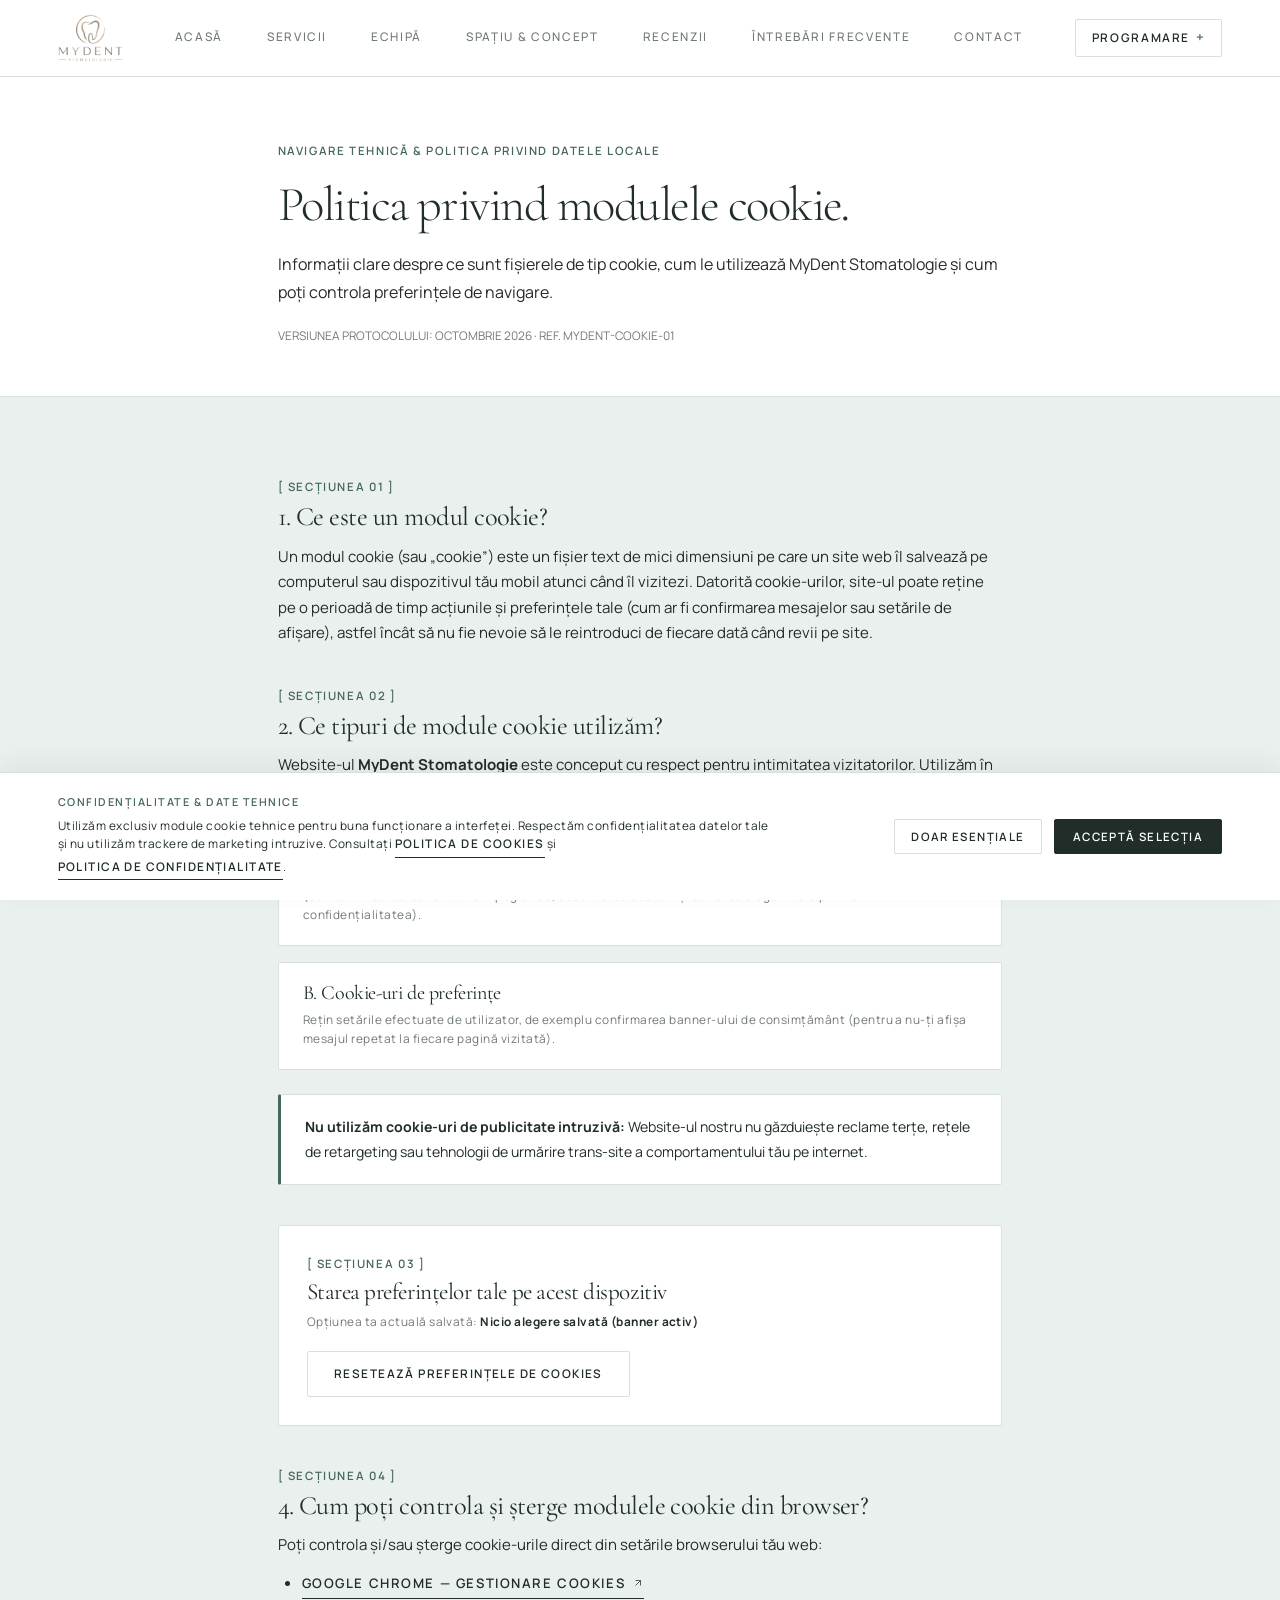
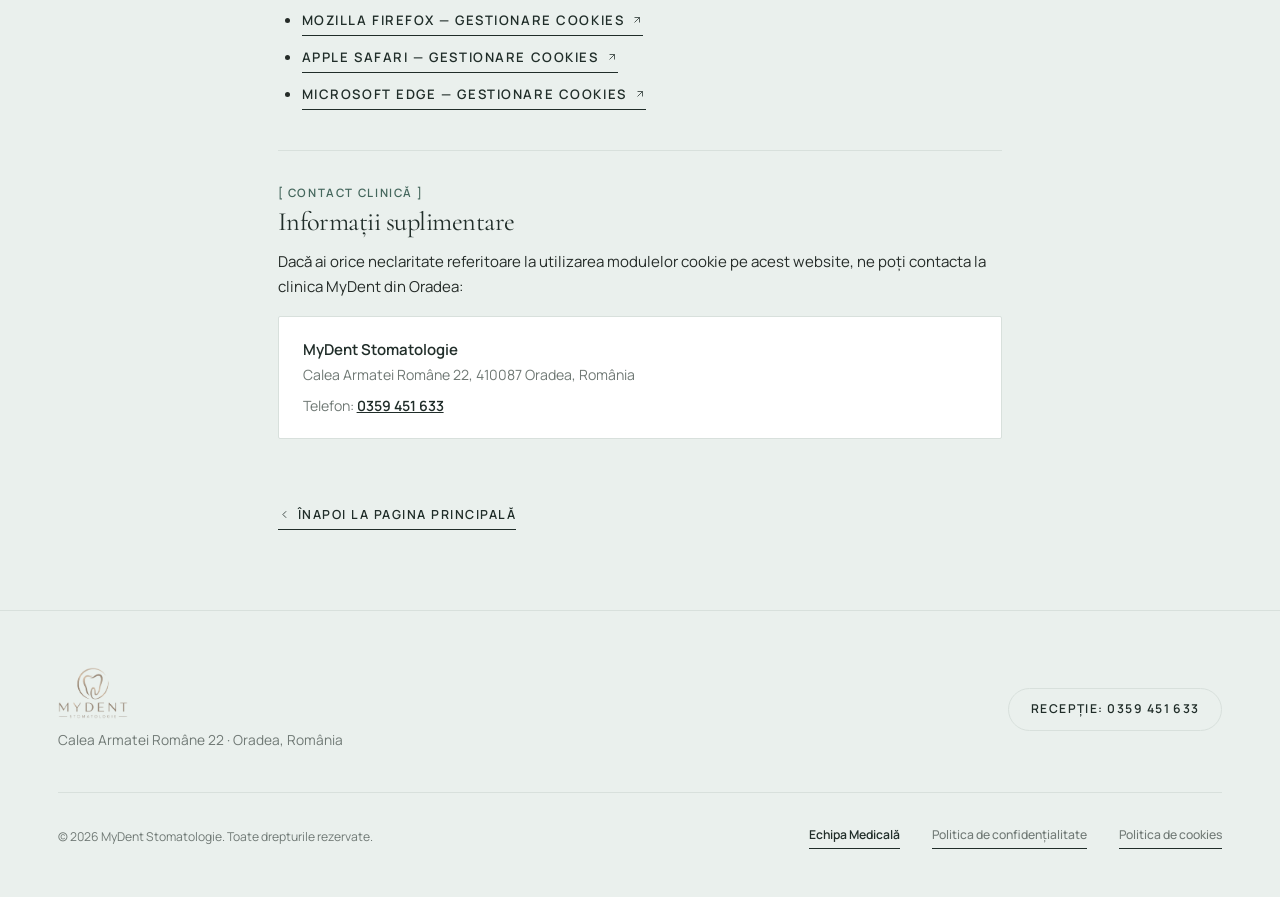
<file: politica-cookies.html>
<!DOCTYPE html>
<html lang="ro">
  <head>
    <meta charset="UTF-8" />
    <meta name="viewport" content="width=device-width, initial-scale=1.0" />
    <title>Politica privind Modulele Cookie | MyDent Stomatologie Oradea</title>
    <meta name="description" content="Informații detaliate privind modulele cookie utilizate de MyDent Stomatologie Oradea și opțiunile de configurare a preferințelor tale." />
    <meta name="robots" content="index, follow" />
    <link rel="icon" type="image/x-icon" href="favicon.ico?v=5" />
    <link rel="icon" type="image/png" sizes="32x32" href="images/favicon.png?v=5" />
    <link rel="icon" type="image/png" sizes="16x16" href="images/favicon-16x16.png?v=5" />
    <link rel="apple-touch-icon" sizes="180x180" href="images/apple-touch-icon.png?v=5" />

    <!-- Google Fonts -->
    <link rel="preconnect" href="https://fonts.googleapis.com" />
    <link rel="preconnect" href="https://fonts.gstatic.com" crossorigin />
    <link href="https://fonts.googleapis.com/css2?family=Cormorant+Garamond:ital,wght@0,300;0,400;0,500;0,600;0,700;1,400;1,500;1,600&family=Manrope:wght@300;400;500;600;700;800&display=swap" rel="stylesheet" />

    <!-- Stylesheet -->
    <link rel="stylesheet" href="css/style.css" />
  </head>
  <body>
    <!-- Site Header -->
    <header class="site-header">
      <div class="container header-container">
        <a href="index.html" style="display: flex; align-items: center; text-decoration: none;" aria-label="MyDent Stomatologie Oradea - Acasă">
          <img src="images/mydent-logo.png" alt="MyDent Stomatologie Oradea" class="header-brand-logo" />
        </a>

        <nav class="desktop-nav" aria-label="Navigare principală">
          <a href="index.html" class="editorial-nav-item">Acasă</a>
          <a href="servicii.html" class="editorial-nav-item">Servicii</a>
          <a href="echipa.html" class="editorial-nav-item">Echipă</a>
          <a href="despre-noi.html" class="editorial-nav-item">Spațiu &amp; Concept</a>
          <a href="index.html#recenzii" class="editorial-nav-item">Recenzii</a>
          <a href="index.html#faq" class="editorial-nav-item">Întrebări Frecvente</a>
          <a href="contact.html" class="editorial-nav-item">Contact</a>
        </nav>

        <div style="display: flex; align-items: center; gap: 1rem;">
          <a href="index.html#programare" class="btn-nav-enquire desktop-enquire-btn" style="display: none;">
            <span>Programare</span>
            <span style="font-size: 0.85rem; line-height: 1; color: var(--color-primary-accent);">+</span>
          </a>

          <button type="button" class="mobile-toggle" id="mobileToggleBtn" aria-expanded="false" aria-label="Deschide meniul principal">
            <svg class="icon-menu" width="20" height="20" viewBox="0 0 24 24" fill="none" stroke="currentColor" stroke-width="1.5"><line x1="4" x2="20" y1="12" y2="12"/><line x1="4" x2="20" y1="6" y2="6"/><line x1="4" x2="20" y1="18" y2="18"/></svg>
            <svg class="icon-close" width="20" height="20" viewBox="0 0 24 24" fill="none" stroke="currentColor" stroke-width="1.5" style="display: none;"><path d="M18 6 6 18"/><path d="m6 6 12 12"/></svg>
          </button>
        </div>
      </div>
    </header>

    <!-- Mobile Drawer -->
    <div class="mobile-drawer" id="mobileDrawer" role="dialog" aria-modal="true" aria-label="Meniu de navigare">
      <div style="display: flex; flex-direction: column;">
        <a href="index.html" class="mobile-drawer-link">Acasă</a>
        <a href="servicii.html" class="mobile-drawer-link">Servicii</a>
        <a href="echipa.html" class="mobile-drawer-link">Echipă</a>
        <a href="despre-noi.html" class="mobile-drawer-link">Spațiu &amp; Concept</a>
        <a href="index.html#recenzii" class="mobile-drawer-link">Recenzii</a>
        <a href="index.html#faq" class="mobile-drawer-link">Întrebări Frecvente</a>
        <a href="contact.html" class="mobile-drawer-link">Contact</a>
      </div>

      <div style="display: flex; flex-direction: column; gap: 1.25rem; padding-top: 2rem; border-top: 1px solid var(--color-borders);">
        <a href="index.html#programare" class="btn-editorial-primary" style="width: 100%; text-align: center;">
          <span>Solicită o programare</span>
          <span>+</span>
        </a>
        <div style="display: flex; flex-direction: column; gap: 0.35rem; font-size: 0.82rem;">
          <div style="color: var(--color-text-secondary); text-transform: uppercase; font-size: 0.68rem; letter-spacing: 0.12em;">Recepție Oradea</div>
          <a href="tel:+40359451633" style="font-weight: 600; color: var(--color-forest-charcoal); text-decoration: none;">0359 451 633</a>
          <div style="color: var(--color-text-secondary);">Calea Armatei Române 22, 410087 Oradea, România</div>
        </div>
      </div>
    </div>

    <!-- Main Content -->
    <main>
      <!-- 1. Header Banner -->
      <section style="padding-top: clamp(3rem, 5vw, 4.5rem); padding-bottom: clamp(2.5rem, 4vw, 3.5rem); background-color: var(--color-white); border-bottom: 1px solid var(--color-borders);">
        <div class="container" style="max-width: 840px;">
          <span class="editorial-label" style="margin-bottom: 1.25rem; display: block;">
            NAVIGARE TEHNICĂ &amp; POLITICA PRIVIND DATELE LOCALE
          </span>
          <h1 class="editorial-hero-title" style="font-size: clamp(2.2rem, 3.8vw, 3.4rem); margin-bottom: 1.25rem;">
            Politica privind modulele cookie<em>.</em>
          </h1>
          <p class="lead-editorial" style="line-height: 1.75; color: var(--color-text-main);">
            Informații clare despre ce sunt fișierele de tip cookie, cum le utilizează MyDent Stomatologie și cum poți controla preferințele de navigare.
          </p>
          <div style="margin-top: 1.25rem; font-size: 0.74rem; color: var(--color-text-secondary);">
            VERSIUNEA PROTOCOLULUI: OCTOMBRIE 2026 · REF. MYDENT-COOKIE-01
          </div>
        </div>
      </section>

      <!-- 2. Legal Body -->
      <section style="background-color: var(--color-sec-bg); padding: 5rem 0;">
        <div class="container" style="max-width: 840px;">
          <div style="display: flex; flex-direction: column; gap: 2.5rem; font-size: 0.94rem; line-height: 1.75; color: var(--color-text-main);">
            
            <!-- Section 01 -->
            <div>
              <span class="editorial-label" style="display: block; margin-bottom: 0.35rem;">[ SECȚIUNEA 01 ]</span>
              <h2 style="font-family: var(--font-serif); font-size: 1.65rem; color: var(--color-forest-charcoal); margin-bottom: 0.75rem;">
                1. Ce este un modul cookie?
              </h2>
              <p class="body-editorial" style="color: var(--color-text-main);">
                Un modul cookie (sau „cookie”) este un fișier text de mici dimensiuni pe care un site web îl salvează pe computerul sau dispozitivul tău mobil atunci când îl vizitezi. Datorită cookie-urilor, site-ul poate reține pe o perioadă de timp acțiunile și preferințele tale (cum ar fi confirmarea mesajelor sau setările de afișare), astfel încât să nu fie nevoie să le reintroduci de fiecare dată când revii pe site.
              </p>
            </div>

            <!-- Section 02 -->
            <div>
              <span class="editorial-label" style="display: block; margin-bottom: 0.35rem;">[ SECȚIUNEA 02 ]</span>
              <h2 style="font-family: var(--font-serif); font-size: 1.65rem; color: var(--color-forest-charcoal); margin-bottom: 0.75rem;">
                2. Ce tipuri de module cookie utilizăm?
              </h2>
              <p class="body-editorial" style="color: var(--color-text-main);">
                Website-ul <strong>MyDent Stomatologie</strong> este conceput cu respect pentru intimitatea vizitatorilor. Utilizăm în principal:
              </p>

              <div style="margin-top: 1rem; display: flex; flex-direction: column; gap: 1rem;">
                <div style="padding: 1.25rem 1.5rem; background-color: var(--color-white); border: 1px solid var(--color-borders); border-radius: 2px;">
                  <h3 style="font-family: var(--font-serif); font-size: 1.25rem; color: var(--color-forest-charcoal); margin-bottom: 0.4rem;">
                    A. Cookie-uri strict necesare (tehnice)
                  </h3>
                  <p class="caption-editorial" style="margin: 0; line-height: 1.6; color: var(--color-text-secondary);">
                    Aceste fișiere sunt esențiale pentru a-ți permite să navighezi pe website și să utilizezi funcționalitățile de bază (cum ar fi încărcarea fonturilor tipografice, securitatea sesiunii și salvarea alegerii tale privind confidențialitatea).
                  </p>
                </div>

                <div style="padding: 1.25rem 1.5rem; background-color: var(--color-white); border: 1px solid var(--color-borders); border-radius: 2px;">
                  <h3 style="font-family: var(--font-serif); font-size: 1.25rem; color: var(--color-forest-charcoal); margin-bottom: 0.4rem;">
                    B. Cookie-uri de preferințe
                  </h3>
                  <p class="caption-editorial" style="margin: 0; line-height: 1.6; color: var(--color-text-secondary);">
                    Rețin setările efectuate de utilizator, de exemplu confirmarea banner-ului de consimțământ (pentru a nu-ți afișa mesajul repetat la fiecare pagină vizitată).
                  </p>
                </div>
              </div>

              <div style="margin-top: 1.5rem; padding: 1.25rem 1.5rem; background-color: var(--color-white); border-left: 3px solid var(--color-primary-accent); border-top: 1px solid var(--color-borders); border-right: 1px solid var(--color-borders); border-bottom: 1px solid var(--color-borders); font-size: 0.88rem; color: var(--color-forest-charcoal); border-radius: 2px;">
                <strong>Nu utilizăm cookie-uri de publicitate intruzivă:</strong> Website-ul nostru nu găzduiește reclame terțe, rețele de retargeting sau tehnologii de urmărire trans-site a comportamentului tău pe internet.
              </div>
            </div>

            <!-- Section 03 -->
            <div style="padding: 1.75rem; background-color: var(--color-white); border: 1px solid var(--color-borders); border-radius: 2px;">
              <span class="editorial-label" style="display: block; margin-bottom: 0.35rem;">[ SECȚIUNEA 03 ]</span>
              <h2 style="font-family: var(--font-serif); font-size: 1.45rem; color: var(--color-forest-charcoal); margin-bottom: 0.5rem;">
                Starea preferințelor tale pe acest dispozitiv
              </h2>
              <p class="caption-editorial" style="margin-bottom: 1.25rem; color: var(--color-text-secondary);">
                Opțiunea ta actuală salvată: <strong id="consentStateLabel" style="color: var(--color-forest-charcoal);">Nicio alegere salvată (banner activ)</strong>
              </p>

              <button type="button" id="btnResetConsent" class="btn-editorial-outline" style="font-size: 0.74rem;">
                Resetează preferințele de cookies
              </button>

              <div id="resetSuccessMsg" style="display: none; margin-top: 0.85rem; font-size: 0.8rem; color: var(--color-primary-accent); font-weight: 600;">
                Preferințele au fost resetate. La următoarea navigare bannerul de consimțământ va fi reafișat.
              </div>
            </div>

            <!-- Section 04 -->
            <div>
              <span class="editorial-label" style="display: block; margin-bottom: 0.35rem;">[ SECȚIUNEA 04 ]</span>
              <h2 style="font-family: var(--font-serif); font-size: 1.65rem; color: var(--color-forest-charcoal); margin-bottom: 0.75rem;">
                4. Cum poți controla și șterge modulele cookie din browser?
              </h2>
              <p class="body-editorial" style="color: var(--color-text-main);">
                Poți controla și/sau șterge cookie-urile direct din setările browserului tău web:
              </p>
              <ul style="padding-left: 1.5rem; margin-top: 0.75rem; display: flex; flex-direction: column; gap: 0.5rem;">
                <li>
                  <a href="https://support.google.com/chrome/answer/95647" target="_blank" rel="noopener noreferrer" class="editorial-link" style="font-size: 0.82rem;">
                    <span>Google Chrome — gestionare cookies</span>
                    <svg width="12" height="12" viewBox="0 0 24 24" fill="none" stroke="currentColor" stroke-width="1.5"><path d="M7 7h10v10"/><path d="M7 17 17 7"/></svg>
                  </a>
                </li>
                <li>
                  <a href="https://support.mozilla.org/ro/kb/stergerea-cookie-urilor" target="_blank" rel="noopener noreferrer" class="editorial-link" style="font-size: 0.82rem;">
                    <span>Mozilla Firefox — gestionare cookies</span>
                    <svg width="12" height="12" viewBox="0 0 24 24" fill="none" stroke="currentColor" stroke-width="1.5"><path d="M7 7h10v10"/><path d="M7 17 17 7"/></svg>
                  </a>
                </li>
                <li>
                  <a href="https://support.apple.com/ro-ro/guide/safari/sfri11471/mac" target="_blank" rel="noopener noreferrer" class="editorial-link" style="font-size: 0.82rem;">
                    <span>Apple Safari — gestionare cookies</span>
                    <svg width="12" height="12" viewBox="0 0 24 24" fill="none" stroke="currentColor" stroke-width="1.5"><path d="M7 7h10v10"/><path d="M7 17 17 7"/></svg>
                  </a>
                </li>
                <li>
                  <a href="https://support.microsoft.com/ro-ro/windows/%C8%99tergerea-%C8%99i-gestionarea-modulelor-cookie-168dab11-0753-043d-7c16-ede5947fc64d" target="_blank" rel="noopener noreferrer" class="editorial-link" style="font-size: 0.82rem;">
                    <span>Microsoft Edge — gestionare cookies</span>
                    <svg width="12" height="12" viewBox="0 0 24 24" fill="none" stroke="currentColor" stroke-width="1.5"><path d="M7 7h10v10"/><path d="M7 17 17 7"/></svg>
                  </a>
                </li>
              </ul>
            </div>

            <!-- Contact -->
            <div style="padding-top: 2rem; border-top: 1px solid var(--color-borders);">
              <span class="editorial-label" style="display: block; margin-bottom: 0.35rem;">[ CONTACT CLINICĂ ]</span>
              <h2 style="font-family: var(--font-serif); font-size: 1.65rem; color: var(--color-forest-charcoal); margin-bottom: 0.75rem;">
                Informații suplimentare
              </h2>
              <p class="body-editorial" style="color: var(--color-text-main);">
                Dacă ai orice neclaritate referitoare la utilizarea modulelor cookie pe acest website, ne poți contacta la clinica MyDent din Oradea:
              </p>
              <div style="margin-top: 1rem; padding: 1.25rem 1.5rem; background-color: var(--color-white); border: 1px solid var(--color-borders); border-radius: 2px;">
                <div style="font-weight: 600; color: var(--color-forest-charcoal);">MyDent Stomatologie</div>
                <div style="color: var(--color-text-secondary); font-size: 0.88rem;">Calea Armatei Române 22, 410087 Oradea, România</div>
                <div style="margin-top: 0.35rem; color: var(--color-text-secondary); font-size: 0.88rem;">
                  Telefon: <a href="tel:+40359451633" style="color: var(--color-forest-charcoal); font-weight: 600;">0359 451 633</a>
                </div>
              </div>
            </div>

            <div style="margin-top: 1.5rem;">
              <a href="index.html" class="editorial-link">
                <svg width="13" height="13" viewBox="0 0 24 24" fill="none" stroke="currentColor" stroke-width="1.5" style="transform: rotate(180deg);"><path d="m9 18 6-6-6-6"/></svg>
                <span>Înapoi la pagina principală</span>
              </a>
            </div>

          </div>
        </div>
      </section>
    </main>

    <!-- Footer -->
    <footer class="site-footer">
      <div class="container">
        <div style="display: flex; flex-wrap: wrap; align-items: center; justify-content: space-between; gap: 2rem; padding-bottom: 2.5rem; border-bottom: 1px solid var(--color-borders);">
          <div style="display: flex; flex-direction: column; gap: 0.65rem;">
            <a href="index.html" style="display: inline-block; text-decoration: none;" aria-label="MyDent Stomatologie Oradea - Acasă">
              <img src="images/mydent-logo.png" alt="MyDent Stomatologie Oradea" style="height: 52px; width: auto; display: block; object-fit: contain;" />
            </a>
            <div style="font-size: 0.86rem; color: var(--color-text-secondary);">
              Calea Armatei Române 22 · Oradea, România
            </div>
          </div>

          <a href="tel:0359451633" class="btn-editorial-outline" style="padding: 0.65rem 1.35rem; font-size: 0.76rem; border-radius: 999px; text-decoration: none;">
            <span>Recepție: 0359 451 633</span>
          </a>
        </div>

        <div style="display: flex; flex-wrap: wrap; align-items: center; justify-content: space-between; gap: 1.25rem; padding-top: 2rem; font-size: 0.76rem; color: var(--color-text-secondary);">
          <div>© 2026 MyDent Stomatologie. Toate drepturile rezervate.</div>
          <div style="display: flex; align-items: center; gap: 2rem; flex-wrap: wrap;">
            <a href="echipa.html" class="editorial-link" style="font-size: 0.76rem; color: var(--color-forest-charcoal); text-transform: none; letter-spacing: normal; font-weight: 600;">
              Echipa Medicală
            </a>
            <a href="politica-confidentialitate.html" class="editorial-link" style="font-size: 0.76rem; color: var(--color-text-secondary); text-transform: none; letter-spacing: normal; font-weight: 500;">
              Politica de confidențialitate
            </a>
            <a href="politica-cookies.html" class="editorial-link" style="font-size: 0.76rem; color: var(--color-text-secondary); text-transform: none; letter-spacing: normal; font-weight: 500;">
              Politica de cookies
            </a>
          </div>
        </div>
      </div>
    </footer>

    <!-- Cookie Consent Banner -->
    <div id="cookieBanner" class="cookie-banner" role="region" aria-label="Setări confidențialitate și module cookie">
      <div class="container" style="display: flex; flex-wrap: wrap; align-items: center; justify-content: space-between; gap: 1.25rem;">
        <div style="max-width: 720px;">
          <div style="display: flex; align-items: center; gap: 0.65rem; margin-bottom: 0.35rem;">
            <span class="editorial-label" style="font-size: 0.68rem;">CONFIDENȚIALITATE &amp; DATE TEHNICE</span>
          </div>
          <p class="caption-editorial" style="margin: 0; line-height: 1.55; color: var(--color-forest-charcoal);">
            Utilizăm exclusiv module cookie tehnice pentru buna funcționare a interfeței. Respectăm confidențialitatea datelor tale și nu utilizăm trackere de marketing intruzive. Consultați
            <a href="politica-cookies.html" class="editorial-link" style="font-size: 0.74rem;">Politica de cookies</a> și
            <a href="politica-confidentialitate.html" class="editorial-link" style="font-size: 0.74rem;">Politica de confidențialitate</a>.
          </p>
        </div>

        <div style="display: flex; align-items: center; gap: 0.75rem; flex-wrap: wrap;">
          <button type="button" id="cookieAcceptEssential" class="btn-editorial-outline" style="padding: 0.55rem 1rem; font-size: 0.72rem;">Doar esențiale</button>
          <button type="button" id="cookieAcceptAll" class="btn-editorial-primary" style="padding: 0.55rem 1.15rem; font-size: 0.72rem;">Acceptă selecția</button>
        </div>
      </div>
    </div>

    <script src="js/main.js"></script>
  </body>
</html>
</file>
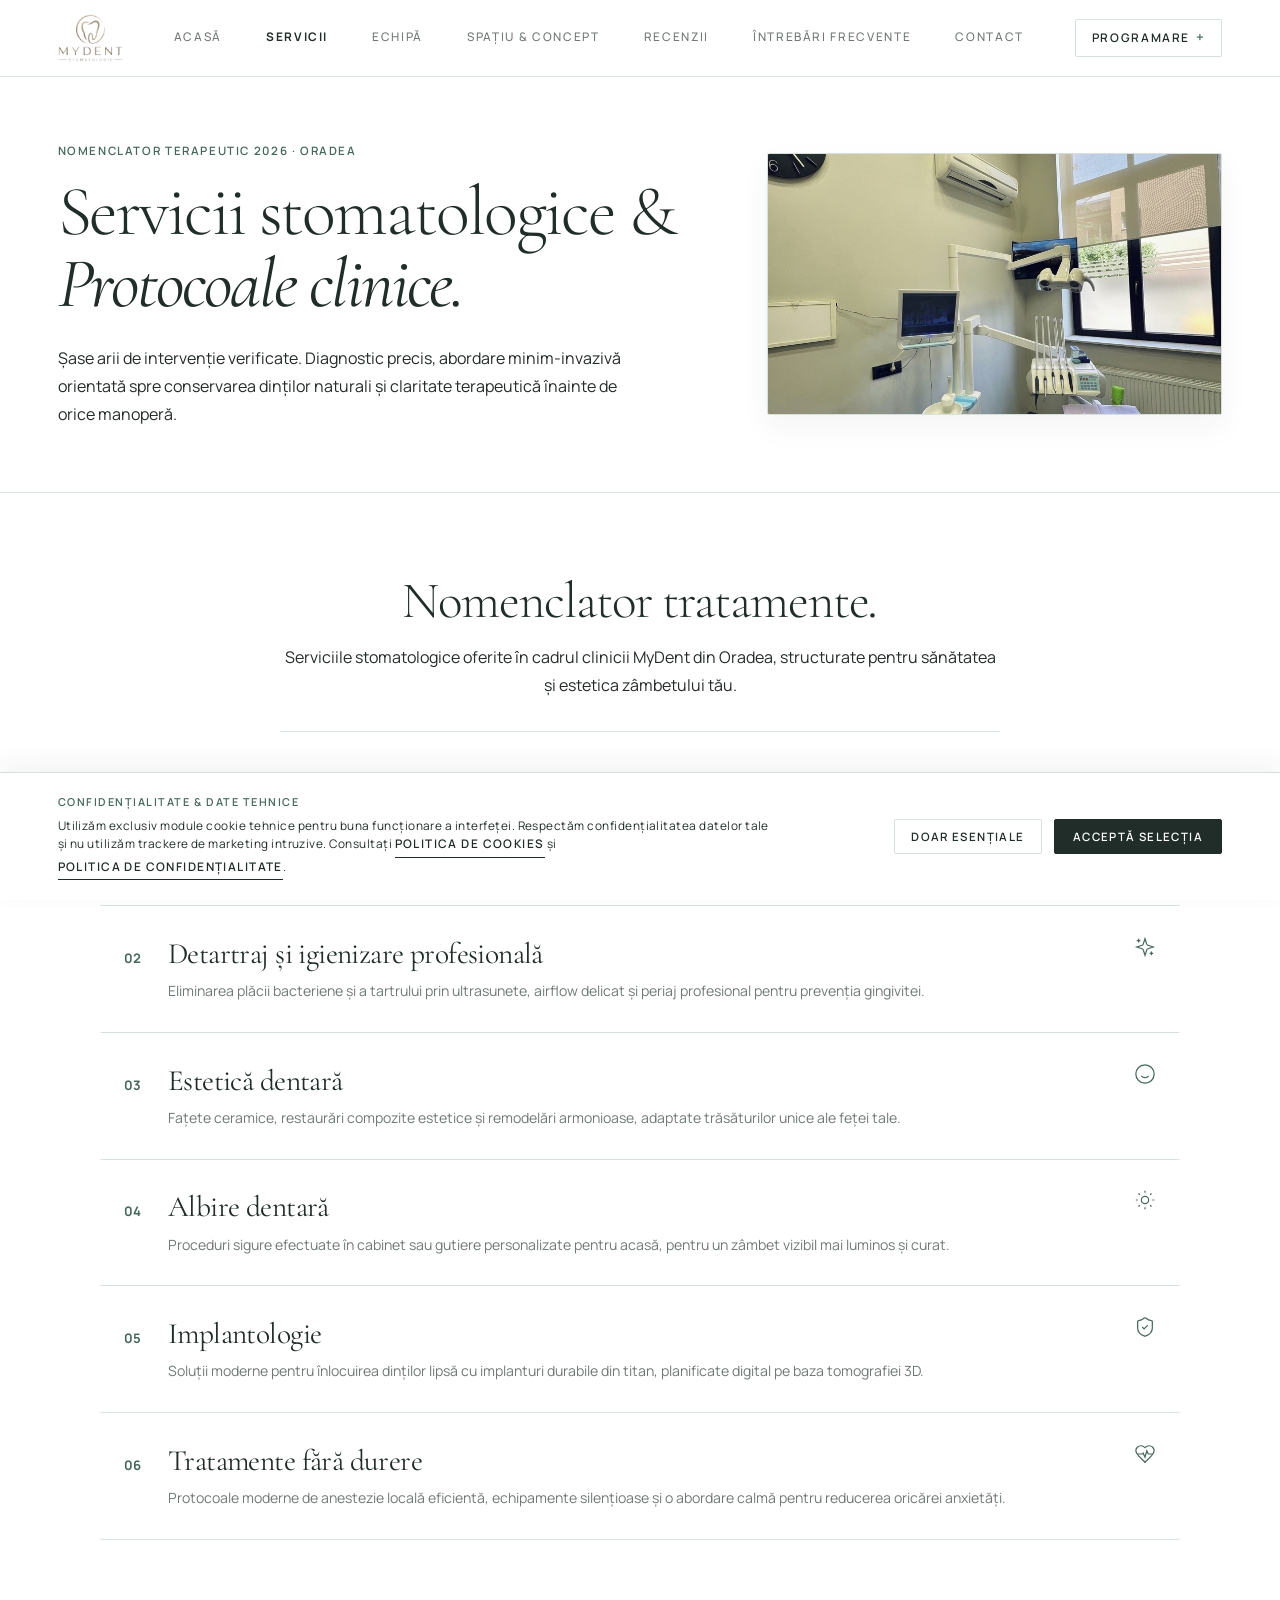
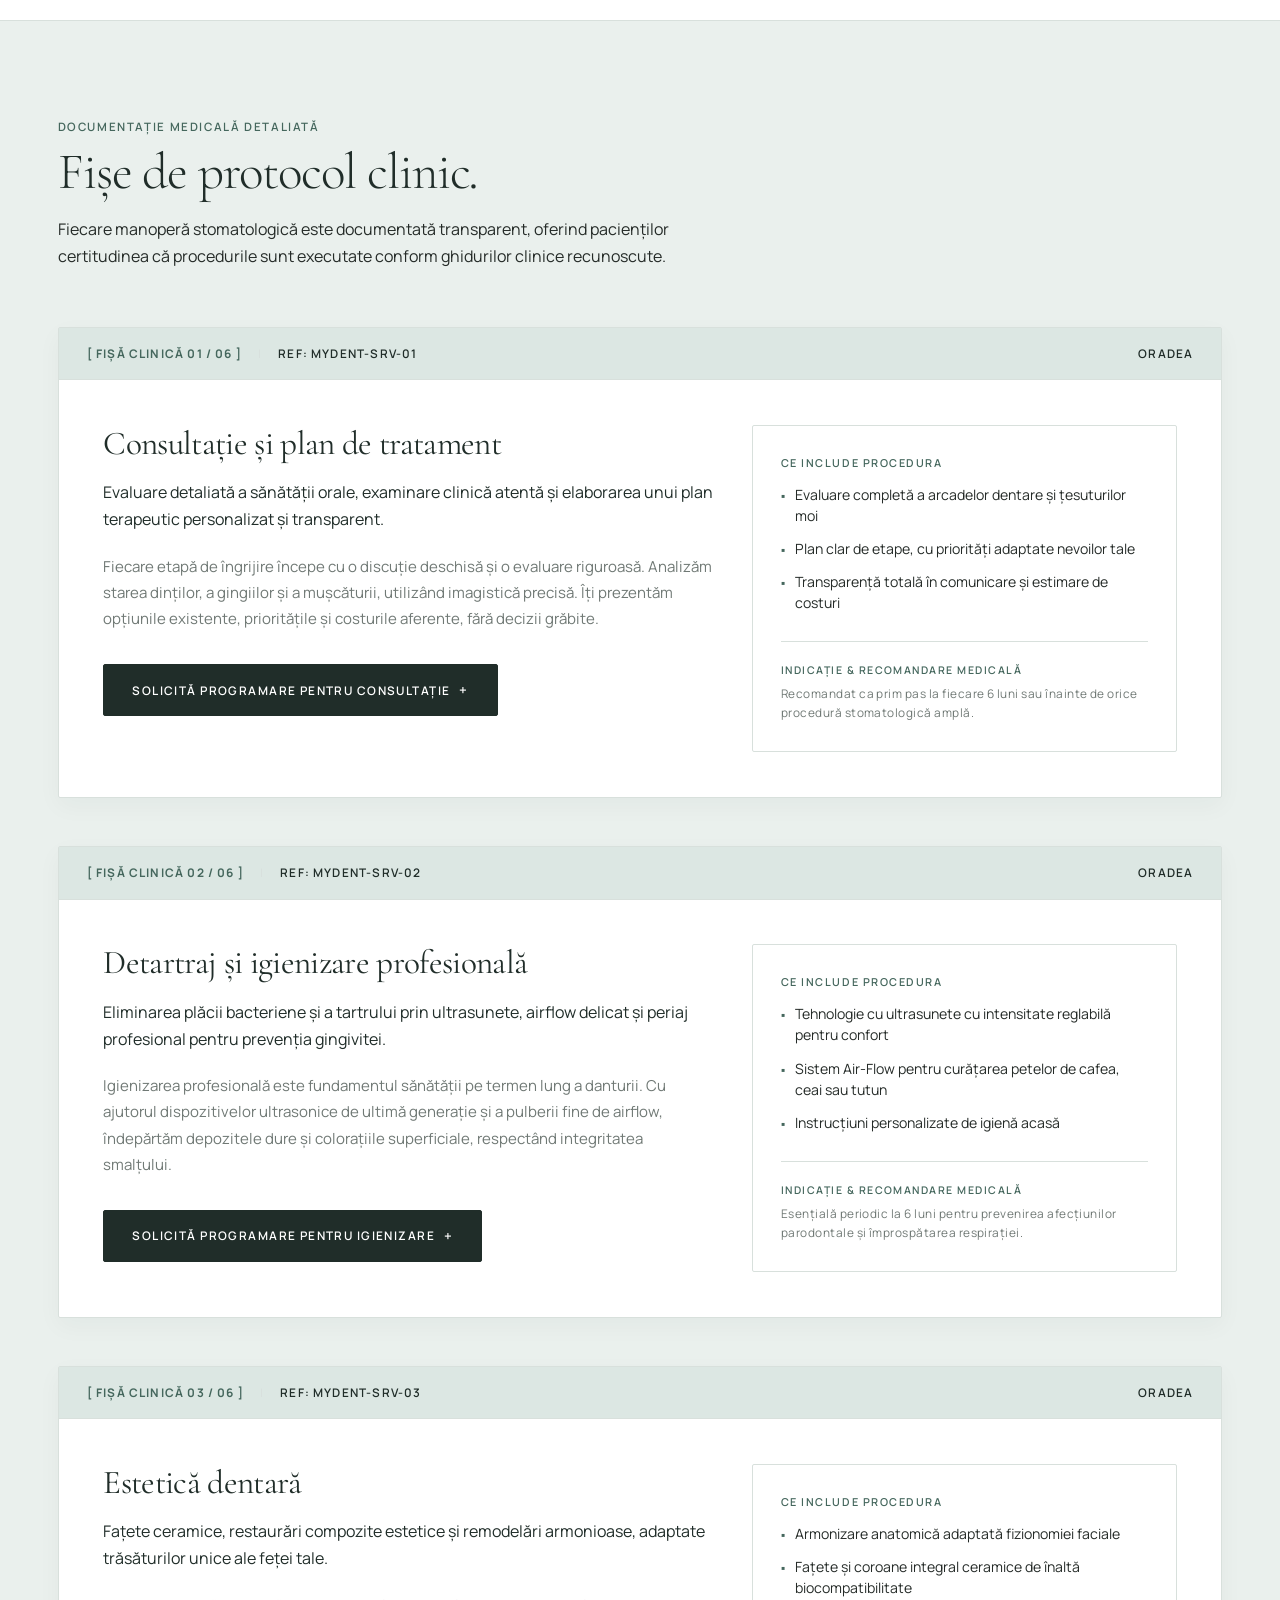
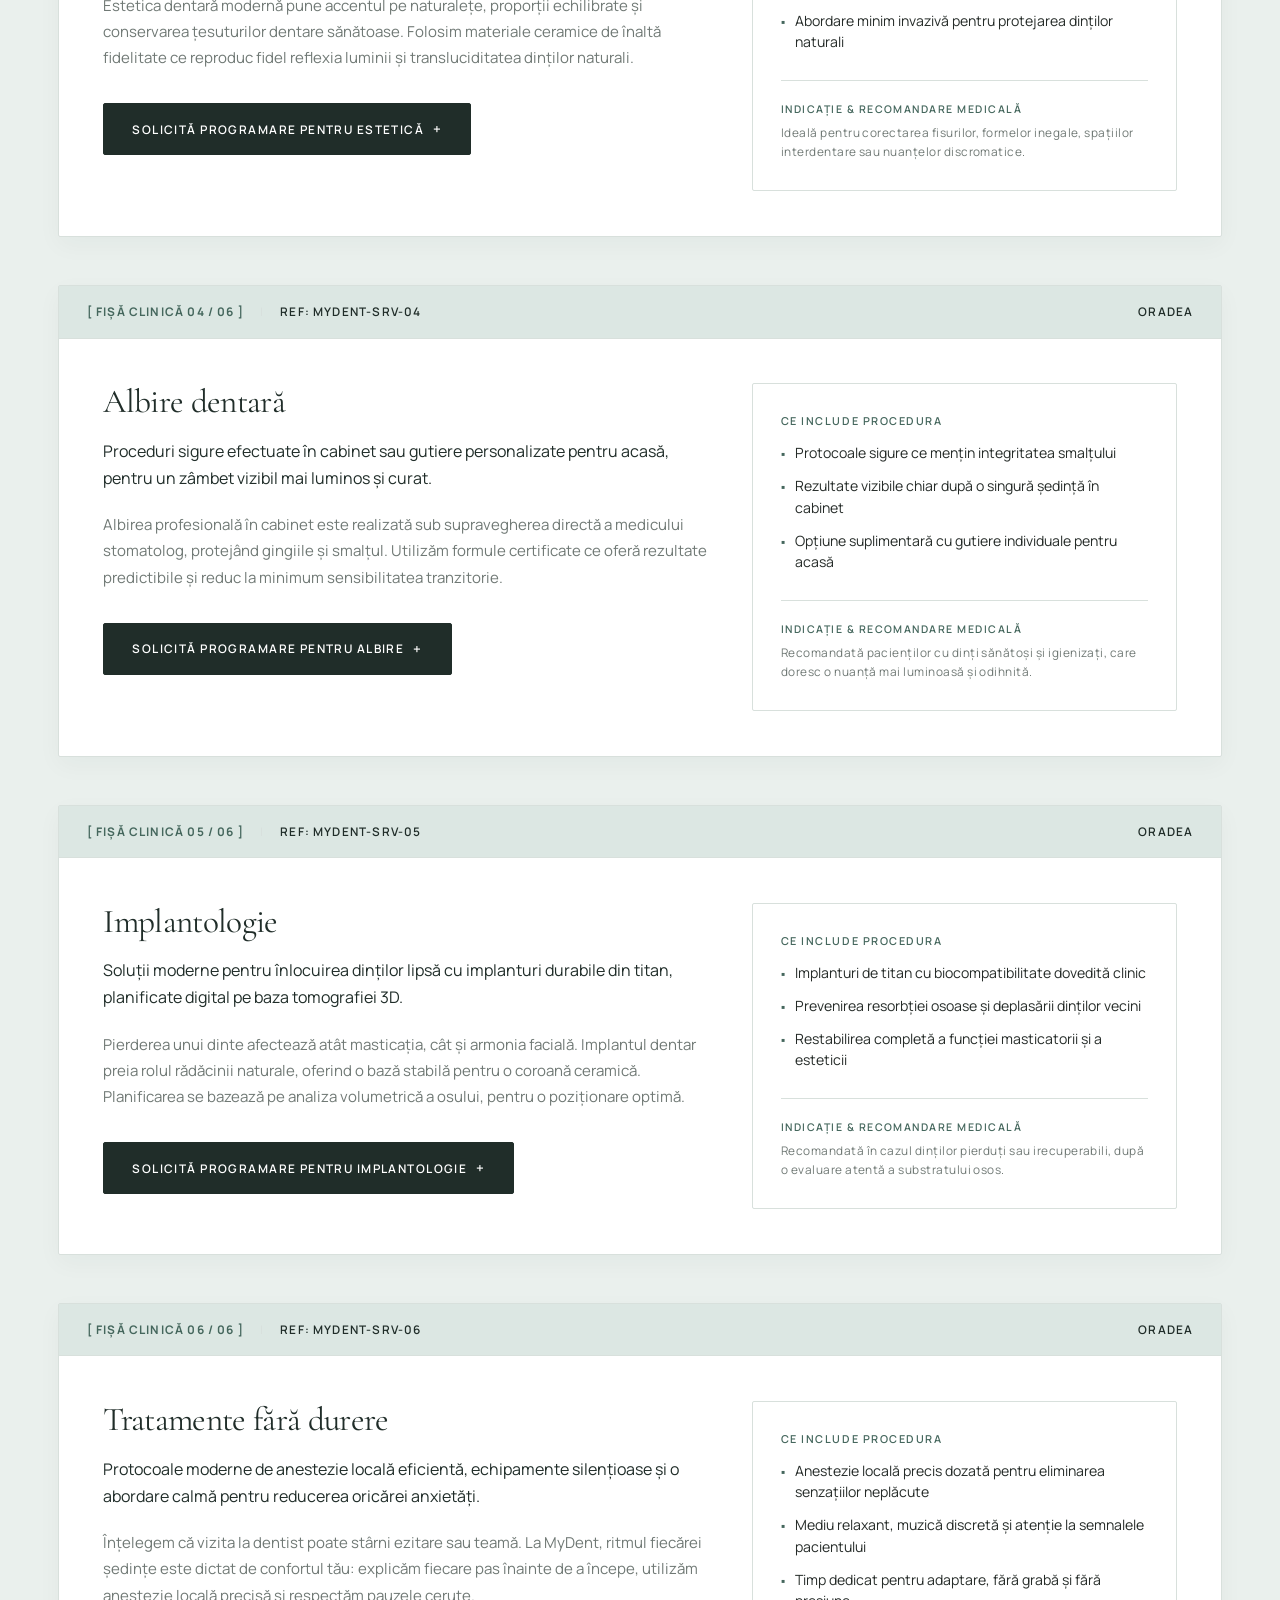
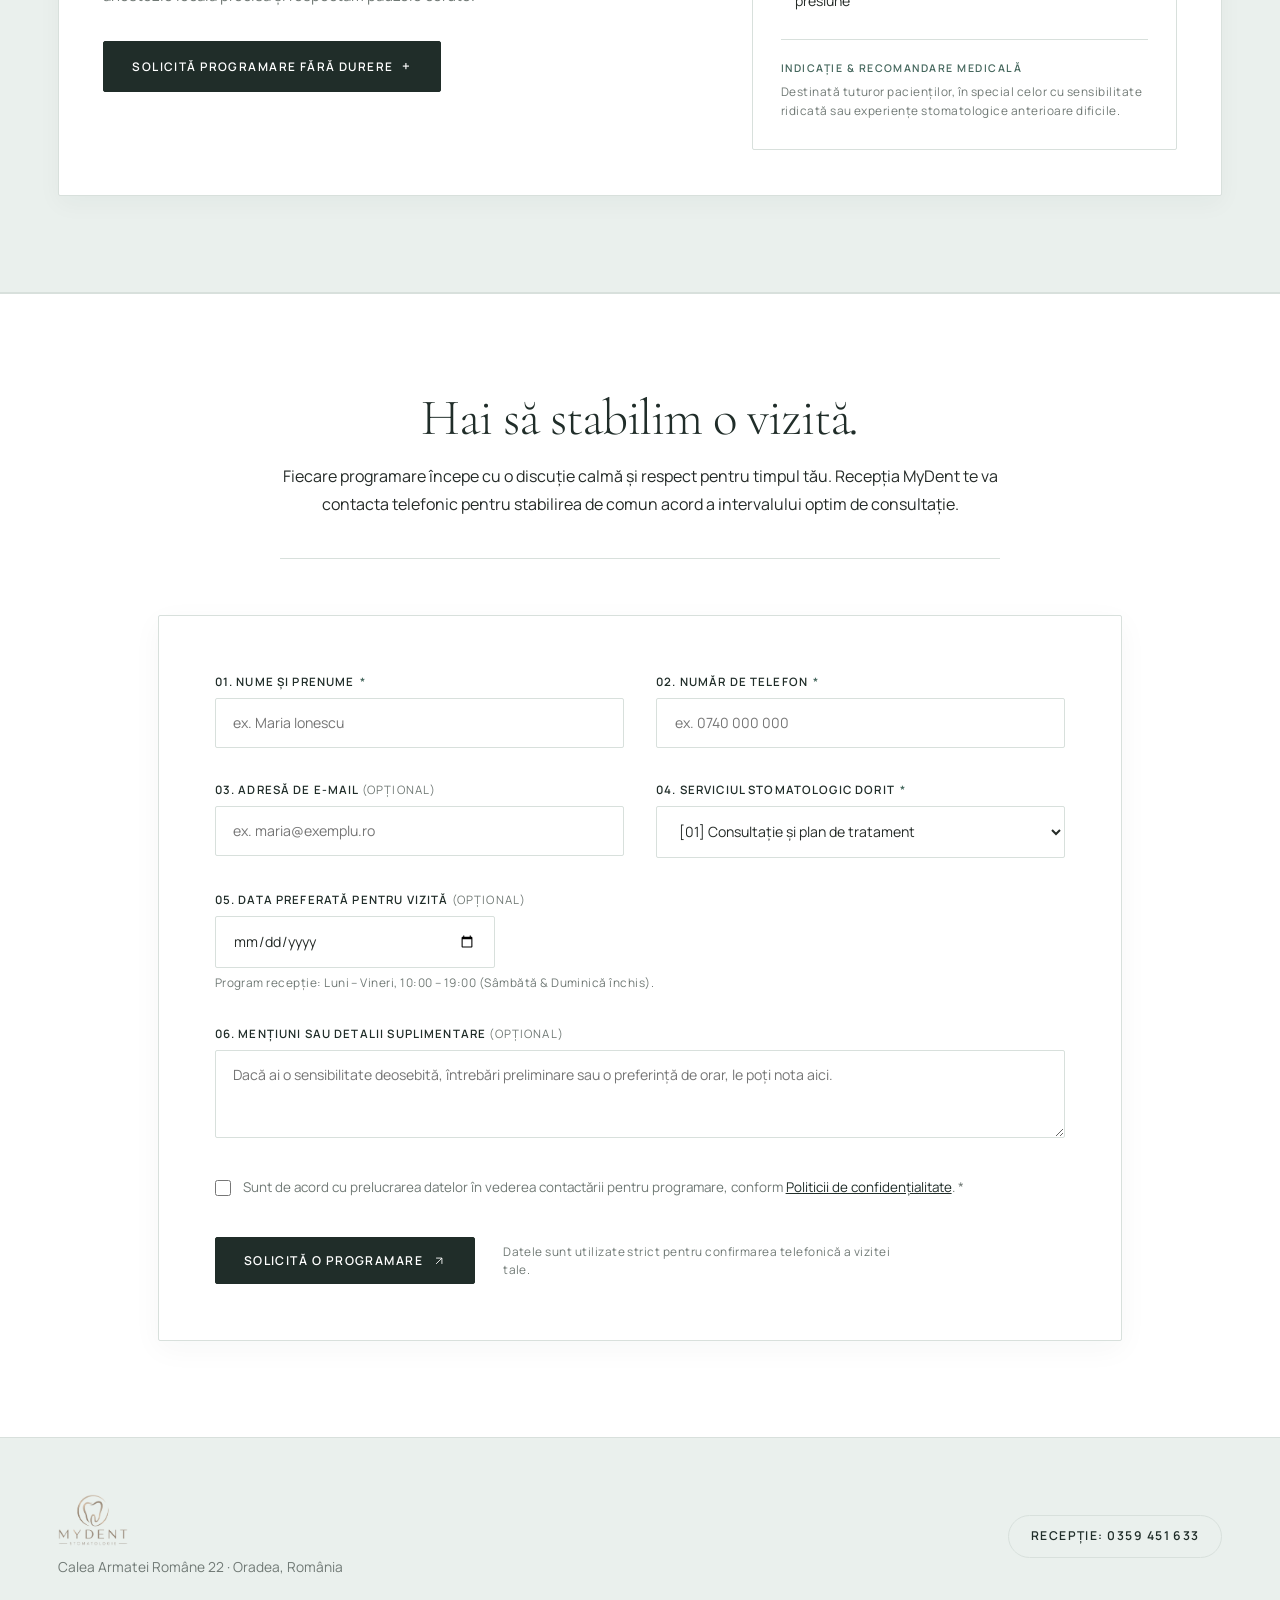
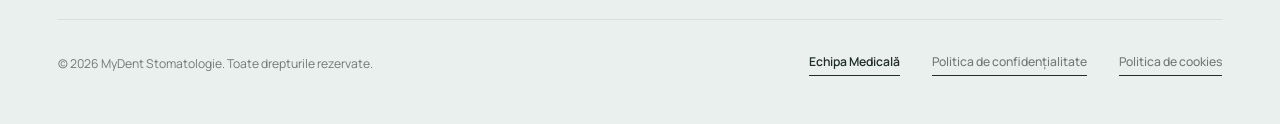
<file: servicii.html>
<!DOCTYPE html>
<html lang="ro">
  <head>
    <meta charset="UTF-8" />
    <meta name="viewport" content="width=device-width, initial-scale=1.0" />
    <title>Servicii Stomatologice Oradea | MyDent Stomatologie</title>
    <meta name="description" content="Servicii stomatologice complete în Oradea: consultație, detartraj și igienizare profesională, estetică dentară, albire dentară, implantologie și tratamente fără durere." />
    <meta name="robots" content="index, follow" />
    <link rel="icon" type="image/x-icon" href="favicon.ico?v=5" />
    <link rel="icon" type="image/png" sizes="32x32" href="images/favicon.png?v=5" />
    <link rel="icon" type="image/png" sizes="16x16" href="images/favicon-16x16.png?v=5" />
    <link rel="apple-touch-icon" sizes="180x180" href="images/apple-touch-icon.png?v=5" />
    
    <!-- Open Graph -->
    <meta property="og:type" content="website" />
    <meta property="og:title" content="Servicii Stomatologice Oradea | MyDent Stomatologie" />
    <meta property="og:description" content="Nomenclator terapeutic și protocoale clinice stomatologice la clinica MyDent din Oradea." />
    <meta property="og:locale" content="ro_RO" />
    <meta property="og:image" content="images/clinic/treatment_unit.jpg" />

    <!-- Google Fonts -->
    <link rel="preconnect" href="https://fonts.googleapis.com" />
    <link rel="preconnect" href="https://fonts.gstatic.com" crossorigin />
    <link href="https://fonts.googleapis.com/css2?family=Cormorant+Garamond:ital,wght@0,300;0,400;0,500;0,600;0,700;1,400;1,500;1,600&family=Manrope:wght@300;400;500;600;700;800&display=swap" rel="stylesheet" />

    <!-- Stylesheet -->
    <link rel="stylesheet" href="css/style.css" />
  </head>
  <body>
    <!-- Site Header -->
    <header class="site-header">
      <div class="container header-container">
        <a href="index.html" style="display: flex; align-items: center; text-decoration: none;" aria-label="MyDent Stomatologie Oradea - Acasă">
          <img src="images/mydent-logo.png" alt="MyDent Stomatologie Oradea" class="header-brand-logo" />
        </a>

        <nav class="desktop-nav" aria-label="Navigare principală">
          <a href="index.html" class="editorial-nav-item">Acasă</a>
          <a href="servicii.html" class="editorial-nav-item active">Servicii</a>
          <a href="echipa.html" class="editorial-nav-item">Echipă</a>
          <a href="despre-noi.html" class="editorial-nav-item">Spațiu &amp; Concept</a>
          <a href="index.html#recenzii" class="editorial-nav-item">Recenzii</a>
          <a href="index.html#faq" class="editorial-nav-item">Întrebări Frecvente</a>
          <a href="contact.html" class="editorial-nav-item">Contact</a>
        </nav>

        <div style="display: flex; align-items: center; gap: 1rem;">
          <a href="contact.html#programare" class="btn-nav-enquire desktop-enquire-btn" style="display: none;">
            <span>Programare</span>
            <span style="font-size: 0.85rem; line-height: 1; color: var(--color-primary-accent);">+</span>
          </a>

          <button type="button" class="mobile-toggle" id="mobileToggleBtn" aria-expanded="false" aria-label="Deschide meniul principal">
            <svg class="icon-menu" width="20" height="20" viewBox="0 0 24 24" fill="none" stroke="currentColor" stroke-width="1.5"><line x1="4" x2="20" y1="12" y2="12"/><line x1="4" x2="20" y1="6" y2="6"/><line x1="4" x2="20" y1="18" y2="18"/></svg>
            <svg class="icon-close" width="20" height="20" viewBox="0 0 24 24" fill="none" stroke="currentColor" stroke-width="1.5" style="display: none;"><path d="M18 6 6 18"/><path d="m6 6 12 12"/></svg>
          </button>
        </div>
      </div>
    </header>

    <!-- Mobile Drawer -->
    <div class="mobile-drawer" id="mobileDrawer" role="dialog" aria-modal="true" aria-label="Meniu de navigare">
      <div style="display: flex; flex-direction: column;">
        <a href="index.html" class="mobile-drawer-link">Acasă</a>
        <a href="servicii.html" class="mobile-drawer-link active">Servicii</a>
        <a href="echipa.html" class="mobile-drawer-link">Echipă</a>
        <a href="despre-noi.html" class="mobile-drawer-link">Spațiu &amp; Concept</a>
        <a href="index.html#recenzii" class="mobile-drawer-link">Recenzii</a>
        <a href="index.html#faq" class="mobile-drawer-link">Întrebări Frecvente</a>
        <a href="contact.html" class="mobile-drawer-link">Contact</a>
      </div>

      <div style="display: flex; flex-direction: column; gap: 1.25rem; padding-top: 2rem; border-top: 1px solid var(--color-borders);">
        <a href="contact.html#programare" class="btn-editorial-primary" style="width: 100%; text-align: center;">
          <span>Solicită o programare</span>
          <span>+</span>
        </a>
        <div style="display: flex; flex-direction: column; gap: 0.35rem; font-size: 0.82rem;">
          <div style="color: var(--color-text-secondary); text-transform: uppercase; font-size: 0.68rem; letter-spacing: 0.12em;">Recepție Oradea</div>
          <a href="tel:+40359451633" style="font-weight: 600; color: var(--color-forest-charcoal); text-decoration: none;">0359 451 633</a>
          <div style="color: var(--color-text-secondary);">Calea Armatei Române 22, 410087 Oradea, România</div>
        </div>
      </div>
    </div>

    <!-- Main Content -->
    <main>
      <!-- =========================================================================
           1. EDITORIAL PAGE HEADER
           ========================================================================= -->
      <section style="padding-top: clamp(3rem, 5vw, 5rem); padding-bottom: clamp(3rem, 5vw, 4.5rem); background-color: var(--color-white); border-bottom: 1px solid var(--color-borders);">
        <div class="container">
          <div style="display: grid; grid-template-columns: repeat(12, 1fr); gap: clamp(2rem, 4vw, 4rem); align-items: center;">
            <div style="grid-column: span 7;" class="service-header-text">
              <span class="editorial-label" style="margin-bottom: 1rem; display: block;">NOMENCLATOR TERAPEUTIC 2026 · ORADEA</span>
              <h1 class="editorial-hero-title" style="font-size: clamp(2.8rem, 5.5vw, 4.8rem); margin-bottom: 1.5rem;">
                Servicii stomatologice &amp;<br />
                <em>Protocoale clinice.</em>
              </h1>
              <p class="lead-editorial" style="max-width: 580px; line-height: 1.75; color: var(--color-text-main);">
                Șase arii de intervenție verificate. Diagnostic precis, abordare minim-invazivă orientată spre conservarea dinților naturali și claritate terapeutică înainte de orice manoperă.
              </p>
            </div>

            <div style="grid-column: span 5;" class="service-header-img">
              <div style="border: 1px solid var(--color-borders); background-color: var(--color-white); overflow: hidden; box-shadow: 0 12px 30px rgba(32, 45, 41, 0.05); border-radius: 2px;">
                <img src="images/clinic/treatment_unit.jpg" alt="Unitate stomatologică de tratament la MyDent Oradea" style="width: 100%; height: 260px; object-fit: cover; display: block;" />
              </div>
            </div>
          </div>
        </div>
      </section>

      <!-- =========================================================================
           2. QUICK SERVICES REGISTER
           ========================================================================= -->
      <section style="padding-top: 5rem; padding-bottom: 5rem; background-color: var(--color-white); border-bottom: 1px solid var(--color-borders);">
        <div class="container">
          <div style="max-width: 720px; margin: 0 auto 3rem auto; text-align: center; padding-bottom: 2rem; border-bottom: 1px solid var(--color-borders);">
            <h2 class="headline-section" style="margin-bottom: 0.85rem;">
              Nomenclator tratamente<em>.</em>
            </h2>
            <p class="lead-editorial" style="margin: 0 auto; color: var(--color-text-main);">
              Serviciile stomatologice oferite în cadrul clinicii MyDent din Oradea, structurate pentru sănătatea și estetica zâmbetului tău.
            </p>
          </div>

          <div style="width: 100%; max-width: 1080px; margin: 0 auto; display: flex; flex-direction: column;">
            <a href="#consultatie-si-plan-de-tratament" class="editorial-service-row">
              <div class="service-row-header">
                <div class="service-row-title-wrap">
                  <span class="service-row-number">01</span>
                  <h3>Consultație și plan de tratament</h3>
                </div>
                <div class="service-row-icon">
                  <svg width="22" height="22" viewBox="0 0 24 24" fill="none" stroke="currentColor" stroke-width="1.35"><path d="M4.8 2.3A.3.3 0 1 0 5 2H4a2 2 0 0 0-2 2v5a6 6 0 0 0 6 6v0a6 6 0 0 0 6-6V4a2 2 0 0 0-2-2h-1a.2.2 0 1 0 .3.3"/><path d="M8 15v1a6 6 0 0 0 6 6v0a6 6 0 0 0 6-6v-4"/><circle cx="20" cy="10" r="2"/></svg>
                </div>
              </div>
              <div class="service-row-desc">
                <p class="body-editorial" style="font-size: clamp(0.86rem, 1.1vw, 0.94rem); line-height: 1.65; margin: 0; color: var(--color-text-secondary); max-width: 840px;">
                  Evaluare detaliată a sănătății orale, examinare clinică atentă și elaborarea unui plan terapeutic personalizat și transparent.
                </p>
              </div>
            </a>

            <a href="#detartraj-si-igienizare-profesionala" class="editorial-service-row">
              <div class="service-row-header">
                <div class="service-row-title-wrap">
                  <span class="service-row-number">02</span>
                  <h3>Detartraj și igienizare profesională</h3>
                </div>
                <div class="service-row-icon">
                  <svg width="22" height="22" viewBox="0 0 24 24" fill="none" stroke="currentColor" stroke-width="1.35"><path d="m12 3-1.912 5.813a2 2 0 0 1-1.275 1.275L3 12l5.813 1.912a2 2 0 0 1 1.275 1.275L12 21l1.912-5.813a2 2 0 0 1 1.275-1.275L21 12l-5.813-1.912a2 2 0 0 1-1.275-1.275L12 3Z"/><path d="M5 3v4"/><path d="M19 17v4"/><path d="M3 5h4"/><path d="M17 19h4"/></svg>
                </div>
              </div>
              <div class="service-row-desc">
                <p class="body-editorial" style="font-size: clamp(0.86rem, 1.1vw, 0.94rem); line-height: 1.65; margin: 0; color: var(--color-text-secondary); max-width: 840px;">
                  Eliminarea plăcii bacteriene și a tartrului prin ultrasunete, airflow delicat și periaj profesional pentru prevenția gingivitei.
                </p>
              </div>
            </a>

            <a href="#estetica-dentara" class="editorial-service-row">
              <div class="service-row-header">
                <div class="service-row-title-wrap">
                  <span class="service-row-number">03</span>
                  <h3>Estetică dentară</h3>
                </div>
                <div class="service-row-icon">
                  <svg width="22" height="22" viewBox="0 0 24 24" fill="none" stroke="currentColor" stroke-width="1.35"><circle cx="12" cy="12" r="10"/><path d="M8 14s1.5 2 4 2 4-2 4-2"/><line x1="9" x2="9.01" y1="9" y2="9"/><line x1="15" x2="15.01" y1="9" y2="9"/></svg>
                </div>
              </div>
              <div class="service-row-desc">
                <p class="body-editorial" style="font-size: clamp(0.86rem, 1.1vw, 0.94rem); line-height: 1.65; margin: 0; color: var(--color-text-secondary); max-width: 840px;">
                  Fațete ceramice, restaurări compozite estetice și remodelări armonioase, adaptate trăsăturilor unice ale feței tale.
                </p>
              </div>
            </a>

            <a href="#albire-dentara" class="editorial-service-row">
              <div class="service-row-header">
                <div class="service-row-title-wrap">
                  <span class="service-row-number">04</span>
                  <h3>Albire dentară</h3>
                </div>
                <div class="service-row-icon">
                  <svg width="22" height="22" viewBox="0 0 24 24" fill="none" stroke="currentColor" stroke-width="1.35"><circle cx="12" cy="12" r="4"/><path d="M12 2v2"/><path d="M12 20v2"/><path d="m4.93 4.93 1.41 1.41"/><path d="m17.66 17.66 1.41 1.41"/><path d="M2 12h2"/><path d="M20 12h2"/><path d="m6.34 17.66-1.41 1.41"/><path d="m19.07 4.93-1.41 1.41"/></svg>
                </div>
              </div>
              <div class="service-row-desc">
                <p class="body-editorial" style="font-size: clamp(0.86rem, 1.1vw, 0.94rem); line-height: 1.65; margin: 0; color: var(--color-text-secondary); max-width: 840px;">
                  Proceduri sigure efectuate în cabinet sau gutiere personalizate pentru acasă, pentru un zâmbet vizibil mai luminos și curat.
                </p>
              </div>
            </a>

            <a href="#implantologie" class="editorial-service-row">
              <div class="service-row-header">
                <div class="service-row-title-wrap">
                  <span class="service-row-number">05</span>
                  <h3>Implantologie</h3>
                </div>
                <div class="service-row-icon">
                  <svg width="22" height="22" viewBox="0 0 24 24" fill="none" stroke="currentColor" stroke-width="1.35"><path d="M20 13c0 5-3.5 7.5-7.66 8.95a1 1 0 0 1-.67-.01C7.5 20.5 4 18 4 13V6a1 1 0 0 1 1-1c2 0 4.5-1.2 6.24-2.72a1.17 1.17 0 0 1 1.52 0C14.51 3.81 17 5 19 5a1 1 0 0 1 1 1z"/><path d="m9 12 2 2 4-4"/></svg>
                </div>
              </div>
              <div class="service-row-desc">
                <p class="body-editorial" style="font-size: clamp(0.86rem, 1.1vw, 0.94rem); line-height: 1.65; margin: 0; color: var(--color-text-secondary); max-width: 840px;">
                  Soluții moderne pentru înlocuirea dinților lipsă cu implanturi durabile din titan, planificate digital pe baza tomografiei 3D.
                </p>
              </div>
            </a>

            <a href="#tratamente-fara-durere" class="editorial-service-row">
              <div class="service-row-header">
                <div class="service-row-title-wrap">
                  <span class="service-row-number">06</span>
                  <h3>Tratamente fără durere</h3>
                </div>
                <div class="service-row-icon">
                  <svg width="22" height="22" viewBox="0 0 24 24" fill="none" stroke="currentColor" stroke-width="1.35"><path d="M19 14c1.49-1.46 3-3.21 3-5.5A5.5 5.5 0 0 0 16.5 3c-1.76 0-3 .5-4.5 2-1.5-1.5-2.74-2-4.5-2A5.5 5.5 0 0 0 2 8.5c0 2.3 1.5 4.05 3 5.5l7 7Z"/><path d="M3.22 12H9.5l.5-1 2 4.5 2-7 1.5 3.5h5.27"/></svg>
                </div>
              </div>
              <div class="service-row-desc">
                <p class="body-editorial" style="font-size: clamp(0.86rem, 1.1vw, 0.94rem); line-height: 1.65; margin: 0; color: var(--color-text-secondary); max-width: 840px;">
                  Protocoale moderne de anestezie locală eficientă, echipamente silențioase și o abordare calmă pentru reducerea oricărei anxietăți.
                </p>
              </div>
            </a>
          </div>
        </div>
      </section>

      <!-- =========================================================================
           3. IN-DEPTH ARCHITECTURAL TREATMENT REGISTERS (PALE SAGE #EAF0ED)
           ========================================================================= -->
      <section style="padding-top: 6rem; padding-bottom: 6rem; background-color: var(--color-sec-bg); border-bottom: 1px solid var(--color-borders);">
        <div class="container">
          <div style="max-width: 640px; margin-bottom: 3.5rem;">
            <span class="editorial-label" style="display: block; margin-bottom: 0.5rem;">DOCUMENTAȚIE MEDICALĂ DETALIATĂ</span>
            <h2 class="headline-section" style="margin-bottom: 1rem;">
              Fișe de protocol clinic<em>.</em>
            </h2>
            <p class="lead-editorial" style="line-height: 1.7; color: var(--color-text-main);">
              Fiecare manoperă stomatologică este documentată transparent, oferind pacienților certitudinea că procedurile sunt executate conform ghidurilor clinice recunoscute.
            </p>
          </div>

          <div style="display: flex; flex-direction: column; gap: 3rem;">
            
            <!-- 01. Consultație și plan -->
            <article id="consultatie-si-plan-de-tratament" style="scroll-margin-top: 110px; background-color: var(--color-white); border: 1px solid var(--color-borders); box-shadow: 0 8px 24px rgba(32, 45, 41, 0.04); border-radius: 2px;">
              <div style="display: flex; flex-wrap: wrap; align-items: center; justify-content: space-between; padding: 1rem 1.75rem; border-bottom: 1px solid var(--color-borders); background-color: var(--color-soft-sage); font-size: 0.74rem; letter-spacing: 0.1em; text-transform: uppercase; gap: 0.75rem;">
                <div style="display: flex; align-items: center; gap: 1rem;">
                  <span style="color: var(--color-primary-accent); font-weight: 700;">[ FIȘĂ CLINICĂ 01 / 06 ]</span>
                  <span style="color: var(--color-borders);">|</span>
                  <span style="color: var(--color-forest-charcoal); font-weight: 600;">REF: MYDENT-SRV-01</span>
                </div>
                <div style="display: flex; align-items: center; gap: 0.5rem;">
                  <span style="color: var(--color-forest-charcoal); font-weight: 600;">ORADEA</span>
                </div>
              </div>

              <div style="display: grid; grid-template-columns: repeat(12, 1fr); gap: clamp(1.5rem, 3vw, 3rem); padding: clamp(1.75rem, 3.5vw, 3rem); align-items: start;">
                <div style="grid-column: span 7;" class="service-detail-main">
                  <h3 style="font-family: var(--font-serif); font-size: clamp(1.75rem, 2.6vw, 2.3rem); font-weight: 400; line-height: 1.15; color: var(--color-forest-charcoal); margin-bottom: 1rem;">
                    Consultație și plan de tratament
                  </h3>
                  <p class="lead-editorial" style="font-size: 1rem; line-height: 1.7; margin-bottom: 1.25rem; color: var(--color-forest-charcoal);">
                    Evaluare detaliată a sănătății orale, examinare clinică atentă și elaborarea unui plan terapeutic personalizat și transparent.
                  </p>
                  <p class="body-editorial" style="font-size: 0.94rem; line-height: 1.75; margin-bottom: 2rem; color: var(--color-text-secondary);">
                    Fiecare etapă de îngrijire începe cu o discuție deschisă și o evaluare riguroasă. Analizăm starea dinților, a gingiilor și a mușcăturii, utilizând imagistică precisă. Îți prezentăm opțiunile existente, prioritățile și costurile aferente, fără decizii grăbite.
                  </p>
                  <div>
                    <a href="#programare" class="btn-editorial-primary" onclick="selectService('Consultație și plan de tratament');" style="font-size: 0.74rem;">
                      <span>Solicită programare pentru Consultație</span>
                      <span style="font-size: 0.85rem;">+</span>
                    </a>
                  </div>
                </div>

                <div style="grid-column: span 5; background-color: var(--color-main-bg); border: 1px solid var(--color-borders); padding: 1.75rem; border-radius: 2px;" class="service-detail-side">
                  <div style="margin-bottom: 1.75rem;">
                    <span class="editorial-label" style="display: block; margin-bottom: 0.75rem; font-size: 0.68rem;">CE INCLUDE PROCEDURA</span>
                    <ul style="list-style: none; display: flex; flex-direction: column; gap: 0.75rem; padding: 0; margin: 0;">
                      <li style="display: flex; align-items: baseline; gap: 0.65rem; font-size: 0.88rem; color: var(--color-text-main); line-height: 1.5;">
                        <span style="color: var(--color-primary-accent); font-size: 0.75rem;">▪</span>
                        <span>Evaluare completă a arcadelor dentare și țesuturilor moi</span>
                      </li>
                      <li style="display: flex; align-items: baseline; gap: 0.65rem; font-size: 0.88rem; color: var(--color-text-main); line-height: 1.5;">
                        <span style="color: var(--color-primary-accent); font-size: 0.75rem;">▪</span>
                        <span>Plan clar de etape, cu priorități adaptate nevoilor tale</span>
                      </li>
                      <li style="display: flex; align-items: baseline; gap: 0.65rem; font-size: 0.88rem; color: var(--color-text-main); line-height: 1.5;">
                        <span style="color: var(--color-primary-accent); font-size: 0.75rem;">▪</span>
                        <span>Transparență totală în comunicare și estimare de costuri</span>
                      </li>
                    </ul>
                  </div>
                  <div style="padding-top: 1.25rem; border-top: 1px solid var(--color-borders);">
                    <span class="editorial-label" style="display: block; margin-bottom: 0.35rem; font-size: 0.66rem;">INDICAȚIE &amp; RECOMANDARE MEDICALĂ</span>
                    <p class="caption-editorial" style="margin: 0; line-height: 1.6; color: var(--color-text-secondary);">
                      Recomandat ca prim pas la fiecare 6 luni sau înainte de orice procedură stomatologică amplă.
                    </p>
                  </div>
                </div>
              </div>
            </article>

            <!-- 02. Detartraj -->
            <article id="detartraj-si-igienizare-profesionala" style="scroll-margin-top: 110px; background-color: var(--color-white); border: 1px solid var(--color-borders); box-shadow: 0 8px 24px rgba(32, 45, 41, 0.04); border-radius: 2px;">
              <div style="display: flex; flex-wrap: wrap; align-items: center; justify-content: space-between; padding: 1rem 1.75rem; border-bottom: 1px solid var(--color-borders); background-color: var(--color-soft-sage); font-size: 0.74rem; letter-spacing: 0.1em; text-transform: uppercase; gap: 0.75rem;">
                <div style="display: flex; align-items: center; gap: 1rem;">
                  <span style="color: var(--color-primary-accent); font-weight: 700;">[ FIȘĂ CLINICĂ 02 / 06 ]</span>
                  <span style="color: var(--color-borders);">|</span>
                  <span style="color: var(--color-forest-charcoal); font-weight: 600;">REF: MYDENT-SRV-02</span>
                </div>
                <div style="display: flex; align-items: center; gap: 0.5rem;">
                  <span style="color: var(--color-forest-charcoal); font-weight: 600;">ORADEA</span>
                </div>
              </div>

              <div style="display: grid; grid-template-columns: repeat(12, 1fr); gap: clamp(1.5rem, 3vw, 3rem); padding: clamp(1.75rem, 3.5vw, 3rem); align-items: start;">
                <div style="grid-column: span 7;" class="service-detail-main">
                  <h3 style="font-family: var(--font-serif); font-size: clamp(1.75rem, 2.6vw, 2.3rem); font-weight: 400; line-height: 1.15; color: var(--color-forest-charcoal); margin-bottom: 1rem;">
                    Detartraj și igienizare profesională
                  </h3>
                  <p class="lead-editorial" style="font-size: 1rem; line-height: 1.7; margin-bottom: 1.25rem; color: var(--color-forest-charcoal);">
                    Eliminarea plăcii bacteriene și a tartrului prin ultrasunete, airflow delicat și periaj profesional pentru prevenția gingivitei.
                  </p>
                  <p class="body-editorial" style="font-size: 0.94rem; line-height: 1.75; margin-bottom: 2rem; color: var(--color-text-secondary);">
                    Igienizarea profesională este fundamentul sănătății pe termen lung a danturii. Cu ajutorul dispozitivelor ultrasonice de ultimă generație și a pulberii fine de airflow, îndepărtăm depozitele dure și colorațiile superficiale, respectând integritatea smalțului.
                  </p>
                  <div>
                    <a href="#programare" class="btn-editorial-primary" onclick="selectService('Detartraj și igienizare profesională');" style="font-size: 0.74rem;">
                      <span>Solicită programare pentru Igienizare</span>
                      <span style="font-size: 0.85rem;">+</span>
                    </a>
                  </div>
                </div>

                <div style="grid-column: span 5; background-color: var(--color-main-bg); border: 1px solid var(--color-borders); padding: 1.75rem; border-radius: 2px;" class="service-detail-side">
                  <div style="margin-bottom: 1.75rem;">
                    <span class="editorial-label" style="display: block; margin-bottom: 0.75rem; font-size: 0.68rem;">CE INCLUDE PROCEDURA</span>
                    <ul style="list-style: none; display: flex; flex-direction: column; gap: 0.75rem; padding: 0; margin: 0;">
                      <li style="display: flex; align-items: baseline; gap: 0.65rem; font-size: 0.88rem; color: var(--color-text-main); line-height: 1.5;">
                        <span style="color: var(--color-primary-accent); font-size: 0.75rem;">▪</span>
                        <span>Tehnologie cu ultrasunete cu intensitate reglabilă pentru confort</span>
                      </li>
                      <li style="display: flex; align-items: baseline; gap: 0.65rem; font-size: 0.88rem; color: var(--color-text-main); line-height: 1.5;">
                        <span style="color: var(--color-primary-accent); font-size: 0.75rem;">▪</span>
                        <span>Sistem Air-Flow pentru curățarea petelor de cafea, ceai sau tutun</span>
                      </li>
                      <li style="display: flex; align-items: baseline; gap: 0.65rem; font-size: 0.88rem; color: var(--color-text-main); line-height: 1.5;">
                        <span style="color: var(--color-primary-accent); font-size: 0.75rem;">▪</span>
                        <span>Instrucțiuni personalizate de igienă acasă</span>
                      </li>
                    </ul>
                  </div>
                  <div style="padding-top: 1.25rem; border-top: 1px solid var(--color-borders);">
                    <span class="editorial-label" style="display: block; margin-bottom: 0.35rem; font-size: 0.66rem;">INDICAȚIE &amp; RECOMANDARE MEDICALĂ</span>
                    <p class="caption-editorial" style="margin: 0; line-height: 1.6; color: var(--color-text-secondary);">
                      Esențială periodic la 6 luni pentru prevenirea afecțiunilor parodontale și împrospătarea respirației.
                    </p>
                  </div>
                </div>
              </div>
            </article>

            <!-- 03. Estetică -->
            <article id="estetica-dentara" style="scroll-margin-top: 110px; background-color: var(--color-white); border: 1px solid var(--color-borders); box-shadow: 0 8px 24px rgba(32, 45, 41, 0.04); border-radius: 2px;">
              <div style="display: flex; flex-wrap: wrap; align-items: center; justify-content: space-between; padding: 1rem 1.75rem; border-bottom: 1px solid var(--color-borders); background-color: var(--color-soft-sage); font-size: 0.74rem; letter-spacing: 0.1em; text-transform: uppercase; gap: 0.75rem;">
                <div style="display: flex; align-items: center; gap: 1rem;">
                  <span style="color: var(--color-primary-accent); font-weight: 700;">[ FIȘĂ CLINICĂ 03 / 06 ]</span>
                  <span style="color: var(--color-borders);">|</span>
                  <span style="color: var(--color-forest-charcoal); font-weight: 600;">REF: MYDENT-SRV-03</span>
                </div>
                <div style="display: flex; align-items: center; gap: 0.5rem;">
                  <span style="color: var(--color-forest-charcoal); font-weight: 600;">ORADEA</span>
                </div>
              </div>

              <div style="display: grid; grid-template-columns: repeat(12, 1fr); gap: clamp(1.5rem, 3vw, 3rem); padding: clamp(1.75rem, 3.5vw, 3rem); align-items: start;">
                <div style="grid-column: span 7;" class="service-detail-main">
                  <h3 style="font-family: var(--font-serif); font-size: clamp(1.75rem, 2.6vw, 2.3rem); font-weight: 400; line-height: 1.15; color: var(--color-forest-charcoal); margin-bottom: 1rem;">
                    Estetică dentară
                  </h3>
                  <p class="lead-editorial" style="font-size: 1rem; line-height: 1.7; margin-bottom: 1.25rem; color: var(--color-forest-charcoal);">
                    Fațete ceramice, restaurări compozite estetice și remodelări armonioase, adaptate trăsăturilor unice ale feței tale.
                  </p>
                  <p class="body-editorial" style="font-size: 0.94rem; line-height: 1.75; margin-bottom: 2rem; color: var(--color-text-secondary);">
                    Estetica dentară modernă pune accentul pe naturalețe, proporții echilibrate și conservarea țesuturilor dentare sănătoase. Folosim materiale ceramice de înaltă fidelitate ce reproduc fidel reflexia luminii și transluciditatea dinților naturali.
                  </p>
                  <div>
                    <a href="#programare" class="btn-editorial-primary" onclick="selectService('Estetică dentară');" style="font-size: 0.74rem;">
                      <span>Solicită programare pentru Estetică</span>
                      <span style="font-size: 0.85rem;">+</span>
                    </a>
                  </div>
                </div>

                <div style="grid-column: span 5; background-color: var(--color-main-bg); border: 1px solid var(--color-borders); padding: 1.75rem; border-radius: 2px;" class="service-detail-side">
                  <div style="margin-bottom: 1.75rem;">
                    <span class="editorial-label" style="display: block; margin-bottom: 0.75rem; font-size: 0.68rem;">CE INCLUDE PROCEDURA</span>
                    <ul style="list-style: none; display: flex; flex-direction: column; gap: 0.75rem; padding: 0; margin: 0;">
                      <li style="display: flex; align-items: baseline; gap: 0.65rem; font-size: 0.88rem; color: var(--color-text-main); line-height: 1.5;">
                        <span style="color: var(--color-primary-accent); font-size: 0.75rem;">▪</span>
                        <span>Armonizare anatomică adaptată fizionomiei faciale</span>
                      </li>
                      <li style="display: flex; align-items: baseline; gap: 0.65rem; font-size: 0.88rem; color: var(--color-text-main); line-height: 1.5;">
                        <span style="color: var(--color-primary-accent); font-size: 0.75rem;">▪</span>
                        <span>Fațete și coroane integral ceramice de înaltă biocompatibilitate</span>
                      </li>
                      <li style="display: flex; align-items: baseline; gap: 0.65rem; font-size: 0.88rem; color: var(--color-text-main); line-height: 1.5;">
                        <span style="color: var(--color-primary-accent); font-size: 0.75rem;">▪</span>
                        <span>Abordare minim invazivă pentru protejarea dinților naturali</span>
                      </li>
                    </ul>
                  </div>
                  <div style="padding-top: 1.25rem; border-top: 1px solid var(--color-borders);">
                    <span class="editorial-label" style="display: block; margin-bottom: 0.35rem; font-size: 0.66rem;">INDICAȚIE &amp; RECOMANDARE MEDICALĂ</span>
                    <p class="caption-editorial" style="margin: 0; line-height: 1.6; color: var(--color-text-secondary);">
                      Ideală pentru corectarea fisurilor, formelor inegale, spațiilor interdentare sau nuanțelor discromatice.
                    </p>
                  </div>
                </div>
              </div>
            </article>

            <!-- 04. Albire -->
            <article id="albire-dentara" style="scroll-margin-top: 110px; background-color: var(--color-white); border: 1px solid var(--color-borders); box-shadow: 0 8px 24px rgba(32, 45, 41, 0.04); border-radius: 2px;">
              <div style="display: flex; flex-wrap: wrap; align-items: center; justify-content: space-between; padding: 1rem 1.75rem; border-bottom: 1px solid var(--color-borders); background-color: var(--color-soft-sage); font-size: 0.74rem; letter-spacing: 0.1em; text-transform: uppercase; gap: 0.75rem;">
                <div style="display: flex; align-items: center; gap: 1rem;">
                  <span style="color: var(--color-primary-accent); font-weight: 700;">[ FIȘĂ CLINICĂ 04 / 06 ]</span>
                  <span style="color: var(--color-borders);">|</span>
                  <span style="color: var(--color-forest-charcoal); font-weight: 600;">REF: MYDENT-SRV-04</span>
                </div>
                <div style="display: flex; align-items: center; gap: 0.5rem;">
                  <span style="color: var(--color-forest-charcoal); font-weight: 600;">ORADEA</span>
                </div>
              </div>

              <div style="display: grid; grid-template-columns: repeat(12, 1fr); gap: clamp(1.5rem, 3vw, 3rem); padding: clamp(1.75rem, 3.5vw, 3rem); align-items: start;">
                <div style="grid-column: span 7;" class="service-detail-main">
                  <h3 style="font-family: var(--font-serif); font-size: clamp(1.75rem, 2.6vw, 2.3rem); font-weight: 400; line-height: 1.15; color: var(--color-forest-charcoal); margin-bottom: 1rem;">
                    Albire dentară
                  </h3>
                  <p class="lead-editorial" style="font-size: 1rem; line-height: 1.7; margin-bottom: 1.25rem; color: var(--color-forest-charcoal);">
                    Proceduri sigure efectuate în cabinet sau gutiere personalizate pentru acasă, pentru un zâmbet vizibil mai luminos și curat.
                  </p>
                  <p class="body-editorial" style="font-size: 0.94rem; line-height: 1.75; margin-bottom: 2rem; color: var(--color-text-secondary);">
                    Albirea profesională în cabinet este realizată sub supravegherea directă a medicului stomatolog, protejând gingiile și smalțul. Utilizăm formule certificate ce oferă rezultate predictibile și reduc la minimum sensibilitatea tranzitorie.
                  </p>
                  <div>
                    <a href="#programare" class="btn-editorial-primary" onclick="selectService('Albire dentară');" style="font-size: 0.74rem;">
                      <span>Solicită programare pentru Albire</span>
                      <span style="font-size: 0.85rem;">+</span>
                    </a>
                  </div>
                </div>

                <div style="grid-column: span 5; background-color: var(--color-main-bg); border: 1px solid var(--color-borders); padding: 1.75rem; border-radius: 2px;" class="service-detail-side">
                  <div style="margin-bottom: 1.75rem;">
                    <span class="editorial-label" style="display: block; margin-bottom: 0.75rem; font-size: 0.68rem;">CE INCLUDE PROCEDURA</span>
                    <ul style="list-style: none; display: flex; flex-direction: column; gap: 0.75rem; padding: 0; margin: 0;">
                      <li style="display: flex; align-items: baseline; gap: 0.65rem; font-size: 0.88rem; color: var(--color-text-main); line-height: 1.5;">
                        <span style="color: var(--color-primary-accent); font-size: 0.75rem;">▪</span>
                        <span>Protocoale sigure ce mențin integritatea smalțului</span>
                      </li>
                      <li style="display: flex; align-items: baseline; gap: 0.65rem; font-size: 0.88rem; color: var(--color-text-main); line-height: 1.5;">
                        <span style="color: var(--color-primary-accent); font-size: 0.75rem;">▪</span>
                        <span>Rezultate vizibile chiar după o singură ședință în cabinet</span>
                      </li>
                      <li style="display: flex; align-items: baseline; gap: 0.65rem; font-size: 0.88rem; color: var(--color-text-main); line-height: 1.5;">
                        <span style="color: var(--color-primary-accent); font-size: 0.75rem;">▪</span>
                        <span>Opțiune suplimentară cu gutiere individuale pentru acasă</span>
                      </li>
                    </ul>
                  </div>
                  <div style="padding-top: 1.25rem; border-top: 1px solid var(--color-borders);">
                    <span class="editorial-label" style="display: block; margin-bottom: 0.35rem; font-size: 0.66rem;">INDICAȚIE &amp; RECOMANDARE MEDICALĂ</span>
                    <p class="caption-editorial" style="margin: 0; line-height: 1.6; color: var(--color-text-secondary);">
                      Recomandată pacienților cu dinți sănătoși și igienizați, care doresc o nuanță mai luminoasă și odihnită.
                    </p>
                  </div>
                </div>
              </div>
            </article>

            <!-- 05. Implantologie -->
            <article id="implantologie" style="scroll-margin-top: 110px; background-color: var(--color-white); border: 1px solid var(--color-borders); box-shadow: 0 8px 24px rgba(32, 45, 41, 0.04); border-radius: 2px;">
              <div style="display: flex; flex-wrap: wrap; align-items: center; justify-content: space-between; padding: 1rem 1.75rem; border-bottom: 1px solid var(--color-borders); background-color: var(--color-soft-sage); font-size: 0.74rem; letter-spacing: 0.1em; text-transform: uppercase; gap: 0.75rem;">
                <div style="display: flex; align-items: center; gap: 1rem;">
                  <span style="color: var(--color-primary-accent); font-weight: 700;">[ FIȘĂ CLINICĂ 05 / 06 ]</span>
                  <span style="color: var(--color-borders);">|</span>
                  <span style="color: var(--color-forest-charcoal); font-weight: 600;">REF: MYDENT-SRV-05</span>
                </div>
                <div style="display: flex; align-items: center; gap: 0.5rem;">
                  <span style="color: var(--color-forest-charcoal); font-weight: 600;">ORADEA</span>
                </div>
              </div>

              <div style="display: grid; grid-template-columns: repeat(12, 1fr); gap: clamp(1.5rem, 3vw, 3rem); padding: clamp(1.75rem, 3.5vw, 3rem); align-items: start;">
                <div style="grid-column: span 7;" class="service-detail-main">
                  <h3 style="font-family: var(--font-serif); font-size: clamp(1.75rem, 2.6vw, 2.3rem); font-weight: 400; line-height: 1.15; color: var(--color-forest-charcoal); margin-bottom: 1rem;">
                    Implantologie
                  </h3>
                  <p class="lead-editorial" style="font-size: 1rem; line-height: 1.7; margin-bottom: 1.25rem; color: var(--color-forest-charcoal);">
                    Soluții moderne pentru înlocuirea dinților lipsă cu implanturi durabile din titan, planificate digital pe baza tomografiei 3D.
                  </p>
                  <p class="body-editorial" style="font-size: 0.94rem; line-height: 1.75; margin-bottom: 2rem; color: var(--color-text-secondary);">
                    Pierderea unui dinte afectează atât masticația, cât și armonia facială. Implantul dentar preia rolul rădăcinii naturale, oferind o bază stabilă pentru o coroană ceramică. Planificarea se bazează pe analiza volumetrică a osului, pentru o poziționare optimă.
                  </p>
                  <div>
                    <a href="#programare" class="btn-editorial-primary" onclick="selectService('Implantologie');" style="font-size: 0.74rem;">
                      <span>Solicită programare pentru Implantologie</span>
                      <span style="font-size: 0.85rem;">+</span>
                    </a>
                  </div>
                </div>

                <div style="grid-column: span 5; background-color: var(--color-main-bg); border: 1px solid var(--color-borders); padding: 1.75rem; border-radius: 2px;" class="service-detail-side">
                  <div style="margin-bottom: 1.75rem;">
                    <span class="editorial-label" style="display: block; margin-bottom: 0.75rem; font-size: 0.68rem;">CE INCLUDE PROCEDURA</span>
                    <ul style="list-style: none; display: flex; flex-direction: column; gap: 0.75rem; padding: 0; margin: 0;">
                      <li style="display: flex; align-items: baseline; gap: 0.65rem; font-size: 0.88rem; color: var(--color-text-main); line-height: 1.5;">
                        <span style="color: var(--color-primary-accent); font-size: 0.75rem;">▪</span>
                        <span>Implanturi de titan cu biocompatibilitate dovedită clinic</span>
                      </li>
                      <li style="display: flex; align-items: baseline; gap: 0.65rem; font-size: 0.88rem; color: var(--color-text-main); line-height: 1.5;">
                        <span style="color: var(--color-primary-accent); font-size: 0.75rem;">▪</span>
                        <span>Prevenirea resorbției osoase și deplasării dinților vecini</span>
                      </li>
                      <li style="display: flex; align-items: baseline; gap: 0.65rem; font-size: 0.88rem; color: var(--color-text-main); line-height: 1.5;">
                        <span style="color: var(--color-primary-accent); font-size: 0.75rem;">▪</span>
                        <span>Restabilirea completă a funcției masticatorii și a esteticii</span>
                      </li>
                    </ul>
                  </div>
                  <div style="padding-top: 1.25rem; border-top: 1px solid var(--color-borders);">
                    <span class="editorial-label" style="display: block; margin-bottom: 0.35rem; font-size: 0.66rem;">INDICAȚIE &amp; RECOMANDARE MEDICALĂ</span>
                    <p class="caption-editorial" style="margin: 0; line-height: 1.6; color: var(--color-text-secondary);">
                      Recomandată în cazul dinților pierduți sau irecuperabili, după o evaluare atentă a substratului osos.
                    </p>
                  </div>
                </div>
              </div>
            </article>

            <!-- 06. Fără durere -->
            <article id="tratamente-fara-durere" style="scroll-margin-top: 110px; background-color: var(--color-white); border: 1px solid var(--color-borders); box-shadow: 0 8px 24px rgba(32, 45, 41, 0.04); border-radius: 2px;">
              <div style="display: flex; flex-wrap: wrap; align-items: center; justify-content: space-between; padding: 1rem 1.75rem; border-bottom: 1px solid var(--color-borders); background-color: var(--color-soft-sage); font-size: 0.74rem; letter-spacing: 0.1em; text-transform: uppercase; gap: 0.75rem;">
                <div style="display: flex; align-items: center; gap: 1rem;">
                  <span style="color: var(--color-primary-accent); font-weight: 700;">[ FIȘĂ CLINICĂ 06 / 06 ]</span>
                  <span style="color: var(--color-borders);">|</span>
                  <span style="color: var(--color-forest-charcoal); font-weight: 600;">REF: MYDENT-SRV-06</span>
                </div>
                <div style="display: flex; align-items: center; gap: 0.5rem;">
                  <span style="color: var(--color-forest-charcoal); font-weight: 600;">ORADEA</span>
                </div>
              </div>

              <div style="display: grid; grid-template-columns: repeat(12, 1fr); gap: clamp(1.5rem, 3vw, 3rem); padding: clamp(1.75rem, 3.5vw, 3rem); align-items: start;">
                <div style="grid-column: span 7;" class="service-detail-main">
                  <h3 style="font-family: var(--font-serif); font-size: clamp(1.75rem, 2.6vw, 2.3rem); font-weight: 400; line-height: 1.15; color: var(--color-forest-charcoal); margin-bottom: 1rem;">
                    Tratamente fără durere
                  </h3>
                  <p class="lead-editorial" style="font-size: 1rem; line-height: 1.7; margin-bottom: 1.25rem; color: var(--color-forest-charcoal);">
                    Protocoale moderne de anestezie locală eficientă, echipamente silențioase și o abordare calmă pentru reducerea oricărei anxietăți.
                  </p>
                  <p class="body-editorial" style="font-size: 0.94rem; line-height: 1.75; margin-bottom: 2rem; color: var(--color-text-secondary);">
                    Înțelegem că vizita la dentist poate stârni ezitare sau teamă. La MyDent, ritmul fiecărei ședințe este dictat de confortul tău: explicăm fiecare pas înainte de a începe, utilizăm anestezie locală precisă și respectăm pauzele cerute.
                  </p>
                  <div>
                    <a href="#programare" class="btn-editorial-primary" onclick="selectService('Tratamente fără durere');" style="font-size: 0.74rem;">
                      <span>Solicită programare fără durere</span>
                      <span style="font-size: 0.85rem;">+</span>
                    </a>
                  </div>
                </div>

                <div style="grid-column: span 5; background-color: var(--color-main-bg); border: 1px solid var(--color-borders); padding: 1.75rem; border-radius: 2px;" class="service-detail-side">
                  <div style="margin-bottom: 1.75rem;">
                    <span class="editorial-label" style="display: block; margin-bottom: 0.75rem; font-size: 0.68rem;">CE INCLUDE PROCEDURA</span>
                    <ul style="list-style: none; display: flex; flex-direction: column; gap: 0.75rem; padding: 0; margin: 0;">
                      <li style="display: flex; align-items: baseline; gap: 0.65rem; font-size: 0.88rem; color: var(--color-text-main); line-height: 1.5;">
                        <span style="color: var(--color-primary-accent); font-size: 0.75rem;">▪</span>
                        <span>Anestezie locală precis dozată pentru eliminarea senzațiilor neplăcute</span>
                      </li>
                      <li style="display: flex; align-items: baseline; gap: 0.65rem; font-size: 0.88rem; color: var(--color-text-main); line-height: 1.5;">
                        <span style="color: var(--color-primary-accent); font-size: 0.75rem;">▪</span>
                        <span>Mediu relaxant, muzică discretă și atenție la semnalele pacientului</span>
                      </li>
                      <li style="display: flex; align-items: baseline; gap: 0.65rem; font-size: 0.88rem; color: var(--color-text-main); line-height: 1.5;">
                        <span style="color: var(--color-primary-accent); font-size: 0.75rem;">▪</span>
                        <span>Timp dedicat pentru adaptare, fără grabă și fără presiune</span>
                      </li>
                    </ul>
                  </div>
                  <div style="padding-top: 1.25rem; border-top: 1px solid var(--color-borders);">
                    <span class="editorial-label" style="display: block; margin-bottom: 0.35rem; font-size: 0.66rem;">INDICAȚIE &amp; RECOMANDARE MEDICALĂ</span>
                    <p class="caption-editorial" style="margin: 0; line-height: 1.6; color: var(--color-text-secondary);">
                      Destinată tuturor pacienților, în special celor cu sensibilitate ridicată sau experiențe stomatologice anterioare dificile.
                    </p>
                  </div>
                </div>
              </div>
            </article>

          </div>
        </div>
      </section>

      <!-- =========================================================================
           4. APPOINTMENT RESERVATION SECTION
           ========================================================================= -->
      <section id="programare" style="background-color: var(--color-main-bg); padding: 6rem 0; border-top: 1px solid var(--color-borders);">
        <div class="container" style="max-width: 1080px;">
          <div style="max-width: 720px; margin: 0 auto 3.5rem auto; text-align: center; padding-bottom: 2.5rem; border-bottom: 1px solid var(--color-borders);">
            <h2 class="headline-section" style="margin-bottom: 1rem;">
              Hai să stabilim o vizită<em>.</em>
            </h2>
            <p class="lead-editorial" style="margin: 0 auto; color: var(--color-text-main);">
              Fiecare programare începe cu o discuție calmă și respect pentru timpul tău. Recepția MyDent te va contacta telefonic pentru stabilirea de comun acord a intervalului optim de consultație.
            </p>
          </div>

          <div style="background-color: var(--color-white); border: 1px solid var(--color-borders); padding: clamp(2rem, 5vw, 3.5rem); box-shadow: 0 8px 30px rgba(32, 45, 41, 0.04); border-radius: 2px;">
            <div id="formSuccessBox" style="display: none; text-align: left; padding: 2rem; border-left: 3px solid var(--color-primary-accent); background-color: var(--color-sec-bg); border-radius: 2px;">
              <div style="display: flex; align-items: center; gap: 0.6rem; margin-bottom: 0.8rem; color: var(--color-primary-accent);">
                <svg width="20" height="20" viewBox="0 0 24 24" fill="none" stroke="currentColor" stroke-width="1.5"><path d="M12 22c5.523 0 10-4.477 10-10S17.523 2 12 2 2 6.477 2 12s4.477 10 10 10z"/><path d="m9 12 2 2 4-4"/></svg>
                <span class="editorial-label">SOLICITARE ÎNREGISTRATĂ CU SUCCES</span>
              </div>
              <h3 style="font-family: var(--font-serif); font-size: 2rem; font-weight: 400; margin-bottom: 0.75rem; color: var(--color-forest-charcoal);">
                Vă mulțumim pentru încredere<em>.</em>
              </h3>
              <p class="body-editorial" style="margin-bottom: 1.5rem; max-width: 680px; color: var(--color-text-main);">
                Cererea ta a fost transmisă. Un reprezentant MyDent te va contacta telefonic în intervalul orelor de program (Luni – Vineri: 10:00 – 19:00) pentru a confirma data și ora exactă.
              </p>
              <div style="padding: 1rem 1.25rem; background-color: var(--color-soft-sage); border: 1px solid var(--color-borders); font-size: 0.82rem; color: var(--color-forest-charcoal); margin-bottom: 1.75rem;">
                <strong>Notă de conformitate:</strong> Aceasta reprezintă o solicitare preliminară. Rezervarea devine definitivă numai după confirmarea telefonică directă cu personalul clinicii.
              </div>
              <div style="display: flex; gap: 1rem; flex-wrap: wrap;">
                <button type="button" id="formResetBtn" class="btn-editorial-outline">Trimite altă solicitare</button>
                <a href="tel:+40359451633" class="btn-editorial-primary">
                  <svg width="14" height="14" viewBox="0 0 24 24" fill="none" stroke="currentColor" stroke-width="1.4"><path d="M22 16.92v3a2 2 0 0 1-2.18 2 19.79 19.79 0 0 1-8.63-3.07 19.5 19.5 0 0 1-6-6 19.79 19.79 0 0 1-3.07-8.67A2 2 0 0 1 4.11 2h3a2 2 0 0 1 2 1.72 12.84 12.84 0 0 0 .7 2.81 2 2 0 0 1-.45 2.11L8.09 9.91a16 16 0 0 0 6 6l1.27-1.27a2 2 0 0 1 2.11-.45 12.84 12.84 0 0 0 2.81.7A2 2 0 0 1 22 16.92z"/></svg>
                  <span>Apelează recepția: 0359 451 633</span>
                </a>
              </div>
            </div>

            <form id="appointmentForm" novalidate>
              <div style="display: grid; grid-template-columns: repeat(auto-fit, minmax(240px, 1fr)); gap: 2rem; margin-bottom: 2rem;">
                <div>
                  <label for="fullName" class="form-editorial-label">01. Nume și prenume <span class="req">*</span></label>
                  <input id="fullName" type="text" required class="form-editorial-input" placeholder="ex. Maria Ionescu" />
                  <span id="fullNameError" style="display: none; font-size: 0.75rem; color: #b93838; margin-top: 0.35rem; font-family: var(--font-sans);"></span>
                </div>
                <div>
                  <label for="phone" class="form-editorial-label">02. Număr de telefon <span class="req">*</span></label>
                  <input id="phone" type="tel" required class="form-editorial-input" placeholder="ex. 0740 000 000" />
                  <span id="phoneError" style="display: none; font-size: 0.75rem; color: #b93838; margin-top: 0.35rem; font-family: var(--font-sans);"></span>
                </div>
              </div>

              <div style="display: grid; grid-template-columns: repeat(auto-fit, minmax(240px, 1fr)); gap: 2rem; margin-bottom: 2rem;">
                <div>
                  <label for="email" class="form-editorial-label">03. Adresă de e-mail <span style="color: var(--color-text-secondary); font-weight: 400;">(opțional)</span></label>
                  <input id="email" type="email" class="form-editorial-input" placeholder="ex. maria@exemplu.ro" />
                  <span id="emailError" style="display: none; font-size: 0.75rem; color: #b93838; margin-top: 0.35rem; font-family: var(--font-sans);"></span>
                </div>
                <div>
                  <label for="service" class="form-editorial-label">04. Serviciul stomatologic dorit <span class="req">*</span></label>
                  <select id="service" class="form-editorial-select">
                    <option value="Consultație și plan de tratament">[01] Consultație și plan de tratament</option>
                    <option value="Detartraj și igienizare profesională">[02] Detartraj și igienizare profesională</option>
                    <option value="Estetică dentară">[03] Estetică dentară</option>
                    <option value="Albire dentară">[04] Albire dentară</option>
                    <option value="Implantologie">[05] Implantologie</option>
                    <option value="Tratamente fără durere">[06] Tratamente fără durere</option>
                    <option value="Alte servicii">[07] Altă consultație sau tratament</option>
                  </select>
                </div>
              </div>

              <div style="margin-bottom: 2rem;">
                <label for="preferredDate" class="form-editorial-label">05. Data preferată pentru vizită <span style="color: var(--color-text-secondary); font-weight: 400;">(opțional)</span></label>
                <input id="preferredDate" type="date" class="form-editorial-input" style="max-width: 280px;" />
                <span class="caption-editorial" style="display: block; margin-top: 0.4rem; color: var(--color-text-secondary);">Program recepție: Luni – Vineri, 10:00 – 19:00 (Sâmbătă &amp; Duminică închis).</span>
              </div>

              <div style="margin-bottom: 2rem;">
                <label for="message" class="form-editorial-label">06. Mențiuni sau detalii suplimentare <span style="color: var(--color-text-secondary); font-weight: 400;">(opțional)</span></label>
                <textarea id="message" rows="3" class="form-editorial-textarea" placeholder="Dacă ai o sensibilitate deosebită, întrebări preliminare sau o preferință de orar, le poți nota aici."></textarea>
              </div>

              <div style="margin-bottom: 2.5rem;">
                <label style="display: flex; align-items: flex-start; gap: 0.75rem; cursor: pointer; font-size: 0.84rem; color: var(--color-text-secondary); line-height: 1.5;">
                  <input type="checkbox" id="privacyConsent" style="margin-top: 3px; accent-color: var(--color-primary-accent); width: 16px; height: 16px; border-radius: 2px;" />
                  <span>
                    Sunt de acord cu prelucrarea datelor în vederea contactării pentru programare, conform
                    <a href="politica-confidentialitate.html" target="_blank" style="color: var(--color-forest-charcoal); text-decoration: underline;">Politicii de confidențialitate</a>. <span class="req">*</span>
                  </span>
                </label>
                <span id="privacyConsentError" style="display: none; font-size: 0.75rem; color: #b93838; margin-top: 0.35rem; margin-left: 1.75rem; font-family: var(--font-sans);"></span>
              </div>

              <div style="display: flex; align-items: center; gap: 1.75rem; flex-wrap: wrap;">
                <button type="submit" class="btn-editorial-primary" style="min-width: 240px;">
                  <span>Solicită o programare</span>
                  <svg width="14" height="14" viewBox="0 0 24 24" fill="none" stroke="currentColor" stroke-width="1.5"><path d="M7 7h10v10"/><path d="M7 17 17 7"/></svg>
                </button>
                <span class="caption-editorial" style="max-width: 400px; color: var(--color-text-secondary);">
                  Datele sunt utilizate strict pentru confirmarea telefonică a vizitei tale.
                </span>
              </div>
            </form>
          </div>
        </div>
      </section>
    </main>

    <!-- Footer -->
    <footer class="site-footer">
      <div class="container">
        <div style="display: flex; flex-wrap: wrap; align-items: center; justify-content: space-between; gap: 2rem; padding-bottom: 2.5rem; border-bottom: 1px solid var(--color-borders);">
          <div style="display: flex; flex-direction: column; gap: 0.65rem;">
            <a href="index.html" style="display: inline-block; text-decoration: none;" aria-label="MyDent Stomatologie Oradea - Acasă">
              <img src="images/mydent-logo.png" alt="MyDent Stomatologie Oradea" style="height: 52px; width: auto; display: block; object-fit: contain;" />
            </a>
            <div style="font-size: 0.86rem; color: var(--color-text-secondary);">
              Calea Armatei Române 22 · Oradea, România
            </div>
          </div>

          <a href="tel:0359451633" class="btn-editorial-outline" style="padding: 0.65rem 1.35rem; font-size: 0.76rem; border-radius: 999px; text-decoration: none;">
            <span>Recepție: 0359 451 633</span>
          </a>
        </div>

        <div style="display: flex; flex-wrap: wrap; align-items: center; justify-content: space-between; gap: 1.25rem; padding-top: 2rem; font-size: 0.76rem; color: var(--color-text-secondary);">
          <div>© 2026 MyDent Stomatologie. Toate drepturile rezervate.</div>
          <div style="display: flex; align-items: center; gap: 2rem; flex-wrap: wrap;">
            <a href="echipa.html" class="editorial-link" style="font-size: 0.76rem; color: var(--color-forest-charcoal); text-transform: none; letter-spacing: normal; font-weight: 600;">
              Echipa Medicală
            </a>
            <a href="politica-confidentialitate.html" class="editorial-link" style="font-size: 0.76rem; color: var(--color-text-secondary); text-transform: none; letter-spacing: normal; font-weight: 500;">
              Politica de confidențialitate
            </a>
            <a href="politica-cookies.html" class="editorial-link" style="font-size: 0.76rem; color: var(--color-text-secondary); text-transform: none; letter-spacing: normal; font-weight: 500;">
              Politica de cookies
            </a>
          </div>
        </div>
      </div>
    </footer>

    <!-- Cookie Consent Banner -->
    <div id="cookieBanner" class="cookie-banner" role="region" aria-label="Setări confidențialitate și module cookie">
      <div class="container" style="display: flex; flex-wrap: wrap; align-items: center; justify-content: space-between; gap: 1.25rem;">
        <div style="max-width: 720px;">
          <div style="display: flex; align-items: center; gap: 0.65rem; margin-bottom: 0.35rem;">
            <span class="editorial-label" style="font-size: 0.68rem;">CONFIDENȚIALITATE &amp; DATE TEHNICE</span>
          </div>
          <p class="caption-editorial" style="margin: 0; line-height: 1.55; color: var(--color-forest-charcoal);">
            Utilizăm exclusiv module cookie tehnice pentru buna funcționare a interfeței. Respectăm confidențialitatea datelor tale și nu utilizăm trackere de marketing intruzive. Consultați
            <a href="politica-cookies.html" class="editorial-link" style="font-size: 0.74rem;">Politica de cookies</a> și
            <a href="politica-confidentialitate.html" class="editorial-link" style="font-size: 0.74rem;">Politica de confidențialitate</a>.
          </p>
        </div>

        <div style="display: flex; align-items: center; gap: 0.75rem; flex-wrap: wrap;">
          <button type="button" id="cookieAcceptEssential" class="btn-editorial-outline" style="padding: 0.55rem 1rem; font-size: 0.72rem;">Doar esențiale</button>
          <button type="button" id="cookieAcceptAll" class="btn-editorial-primary" style="padding: 0.55rem 1.15rem; font-size: 0.72rem;">Acceptă selecția</button>
        </div>
      </div>
    </div>

    <!-- Inline service selector helper for buttons -->
    <script>
      function selectService(name) {
        var sel = document.getElementById('service');
        if (sel) {
          for (var i = 0; i < sel.options.length; i++) {
            if (sel.options[i].text.indexOf(name) !== -1 || sel.options[i].value === name) {
              sel.selectedIndex = i;
              break;
            }
          }
        }
      }
    </script>
    <script src="js/main.js"></script>
  </body>
</html>
</file>
<file: css/style.css>
@charset "UTF-8";

/* ==========================================================================
   MYDENT STOMATOLOGIE ORADEA — SAGE & PORCELAIN VISUAL IDENTITY
   Pure HTML/CSS/JS Static Architecture for GitHub Pages & Local Browsing
   ========================================================================== */

:root {
  /* Sage & Porcelain Palette */
  --color-main-bg: #FFFFFF;
  --color-sec-bg: #EAF0ED;
  --color-soft-sage: #DCE7E3;
  --color-primary-accent: #45675D;
  --color-forest-charcoal: #202D29;
  --color-text-main: #252B28;
  --color-text-secondary: #707975;
  --color-borders: #D8E0DC;
  --color-white: #FFFFFF;

  /* Systematic Design Tokens */
  --bg-primary: var(--color-white);
  --bg-secondary: var(--color-sec-bg);
  --bg-surface: var(--color-white);
  --bg-soft-sage: var(--color-soft-sage);

  --font-serif: 'Cormorant Garamond', Georgia, serif;
  --font-sans: 'Manrope', -apple-system, BlinkMacSystemFont, 'Segoe UI', Roboto, sans-serif;

  --container-max: 1440px;
  --container-narrow: 980px;
  --header-height: 76px;
  --transition-fast: all 0.22s cubic-bezier(0.16, 1, 0.3, 1);
  --transition-smooth: all 0.38s cubic-bezier(0.16, 1, 0.3, 1);
  --transition-slow: all 0.65s cubic-bezier(0.16, 1, 0.3, 1);
}

/* Reset & Base */
*, *::before, *::after {
  box-sizing: border-box;
  margin: 0;
  padding: 0;
}

html {
  font-size: 16px;
  scroll-behavior: smooth;
  scroll-padding-top: calc(var(--header-height) + 16px);
  -webkit-font-smoothing: antialiased;
  -moz-osx-font-smoothing: grayscale;
  background-color: var(--color-main-bg);
  color: var(--color-text-main);
  overflow-x: hidden;
  max-width: 100%;
}

body {
  font-family: var(--font-sans);
  font-weight: 400;
  line-height: 1.65;
  color: var(--color-text-main);
  background-color: var(--color-main-bg);
  min-height: 100vh;
  display: flex;
  flex-direction: column;
  overflow-x: hidden;
  max-width: 100%;
}

main {
  flex-grow: 1;
}

/* Typography */
h1, h2, h3, h4 {
  font-family: var(--font-serif);
  font-weight: 400;
  line-height: 1.08;
  color: var(--color-forest-charcoal);
  letter-spacing: -0.02em;
}

.editorial-hero-title {
  font-family: var(--font-serif);
  font-size: clamp(2.4rem, 6.5vw, 6rem);
  font-weight: 300;
  line-height: 1.02;
  letter-spacing: -0.03em;
  color: var(--color-forest-charcoal);
  overflow-wrap: break-word;
}

.editorial-hero-title em {
  font-family: var(--font-serif);
  font-style: italic;
  font-weight: 400;
  color: var(--color-forest-charcoal);
  display: inline-block;
}

.headline-section {
  font-family: var(--font-serif);
  font-size: clamp(1.85rem, 4vw, 3.5rem);
  font-weight: 300;
  line-height: 1.1;
  letter-spacing: -0.02em;
  color: var(--color-forest-charcoal);
  overflow-wrap: break-word;
}

.headline-section em {
  font-family: var(--font-serif);
  font-style: italic;
  font-weight: 400;
}

.lead-editorial {
  font-family: var(--font-sans);
  font-size: clamp(1rem, 1.25vw, 1.15rem);
  font-weight: 400;
  line-height: 1.75;
  color: var(--color-text-main);
}

.body-editorial {
  font-family: var(--font-sans);
  font-size: 0.94rem;
  font-weight: 400;
  line-height: 1.7;
  color: var(--color-text-secondary);
}

.caption-editorial {
  font-family: var(--font-sans);
  font-size: 0.74rem;
  line-height: 1.5;
  color: var(--color-text-secondary);
  letter-spacing: 0.04em;
}

.editorial-label {
  font-family: var(--font-sans);
  font-size: 0.72rem;
  font-weight: 600;
  letter-spacing: 0.14em;
  text-transform: uppercase;
  color: var(--color-primary-accent);
  display: inline-flex;
  align-items: center;
  gap: 0.45rem;
}

/* Containers */
.container {
  width: 100%;
  max-width: var(--container-max);
  margin-left: auto;
  margin-right: auto;
  padding-left: clamp(1.5rem, 4.5vw, 4rem);
  padding-right: clamp(1.5rem, 4.5vw, 4rem);
}

.container-narrow {
  width: 100%;
  max-width: var(--container-narrow);
  margin-left: auto;
  margin-right: auto;
  padding-left: clamp(1.5rem, 4vw, 3rem);
  padding-right: clamp(1.5rem, 4vw, 3rem);
}

/* Links & Buttons */
.editorial-link {
  display: inline-flex;
  align-items: center;
  gap: 0.45rem;
  font-family: var(--font-sans);
  font-size: 0.78rem;
  font-weight: 600;
  letter-spacing: 0.12em;
  text-transform: uppercase;
  color: var(--color-forest-charcoal);
  text-decoration: none;
  position: relative;
  padding-bottom: 4px;
  transition: var(--transition-fast);
}

.editorial-link::after {
  content: '';
  position: absolute;
  bottom: 0;
  left: 0;
  width: 100%;
  height: 1px;
  background-color: var(--color-forest-charcoal);
  transform: scaleX(1);
  transform-origin: left;
  transition: transform 0.3s cubic-bezier(0.16, 1, 0.3, 1), background-color 0.2s ease;
}

.editorial-link:hover {
  color: var(--color-primary-accent);
}

.editorial-link:hover::after {
  background-color: var(--color-primary-accent);
  transform: scaleX(1.05);
}

.btn-editorial-primary {
  display: inline-flex;
  align-items: center;
  justify-content: center;
  gap: 0.55rem;
  background-color: var(--color-forest-charcoal);
  color: #FFFFFF !important;
  border: 1px solid var(--color-forest-charcoal);
  padding: 0.85rem 1.75rem;
  font-family: var(--font-sans);
  font-size: 0.76rem;
  font-weight: 600;
  letter-spacing: 0.12em;
  text-transform: uppercase;
  border-radius: 2px;
  cursor: pointer;
  transition: var(--transition-fast);
  white-space: nowrap;
  text-decoration: none;
  position: relative;
  overflow: hidden;
}

.btn-editorial-primary::after {
  content: '';
  position: absolute;
  top: -50%;
  left: -70%;
  width: 45%;
  height: 200%;
  background: linear-gradient(
    60deg,
    rgba(255, 255, 255, 0) 0%,
    rgba(255, 255, 255, 0.24) 50%,
    rgba(255, 255, 255, 0) 100%
  );
  transform: rotate(25deg);
  pointer-events: none;
  transition: none;
}

.btn-editorial-primary:hover::after {
  left: 140%;
  transition: left 0.65s cubic-bezier(0.16, 1, 0.3, 1);
}

.btn-editorial-primary:hover {
  background-color: var(--color-primary-accent);
  border-color: var(--color-primary-accent);
  color: #FFFFFF !important;
  transform: translateY(-1px);
}

.btn-editorial-primary:active,
.btn-editorial-outline:active,
.btn-nav-enquire:active {
  transform: scale(0.97);
}

.btn-editorial-outline {
  display: inline-flex;
  align-items: center;
  justify-content: center;
  gap: 0.55rem;
  background-color: transparent;
  color: var(--color-forest-charcoal);
  border: 1px solid var(--color-borders);
  padding: 0.85rem 1.65rem;
  font-family: var(--font-sans);
  font-size: 0.76rem;
  font-weight: 600;
  letter-spacing: 0.12em;
  text-transform: uppercase;
  border-radius: 2px;
  cursor: pointer;
  transition: var(--transition-fast);
  white-space: nowrap;
  text-decoration: none;
}

.btn-editorial-outline:hover {
  border-color: var(--color-primary-accent);
  color: var(--color-primary-accent);
  background-color: rgba(69, 103, 93, 0.05);
  transform: translateY(-1px);
}

.btn-nav-enquire {
  display: inline-flex;
  align-items: center;
  gap: 0.35rem;
  font-family: var(--font-sans);
  font-size: 0.74rem;
  font-weight: 600;
  letter-spacing: 0.14em;
  text-transform: uppercase;
  color: var(--color-forest-charcoal);
  text-decoration: none;
  padding: 0.5rem 1rem;
  border: 1px solid var(--color-borders);
  border-radius: 2px;
  transition: var(--transition-fast);
}

.btn-nav-enquire:hover {
  border-color: var(--color-primary-accent);
  background-color: var(--color-primary-accent);
  color: #FFFFFF !important;
}

/* Header & Nav */
.site-header {
  position: sticky;
  top: 0;
  left: 0;
  width: 100%;
  z-index: 90;
  background-color: var(--color-white);
  border-bottom: 1px solid var(--color-borders);
  transition: var(--transition-fast);
}

.site-header.scrolled {
  background-color: rgba(255, 255, 255, 0.98);
  backdrop-filter: blur(12px);
  -webkit-backdrop-filter: blur(12px);
}

.header-container {
  display: flex;
  align-items: center;
  justify-content: space-between;
  height: var(--header-height);
}

.header-brand-logo {
  height: 48px;
  width: auto;
  display: block;
  object-fit: contain;
  transition: transform 0.25s ease;
}

.header-brand-logo:hover {
  opacity: 0.92;
}

.desktop-nav {
  display: none;
  align-items: center;
  gap: 2.75rem;
}

.editorial-nav-item {
  font-family: var(--font-sans);
  font-size: 0.74rem;
  font-weight: 500;
  letter-spacing: 0.14em;
  text-transform: uppercase;
  color: var(--color-text-secondary);
  text-decoration: none;
  position: relative;
  padding-bottom: 3px;
  transition: color 0.2s ease;
}

.editorial-nav-item:hover,
.editorial-nav-item.active {
  color: var(--color-forest-charcoal);
  font-weight: 700;
}

.mobile-toggle {
  display: flex;
  align-items: center;
  justify-content: center;
  width: 40px;
  height: 40px;
  color: var(--color-forest-charcoal);
  border: 1px solid var(--color-borders);
  background-color: var(--color-white);
  border-radius: 2px;
  cursor: pointer;
}

/* Mobile Drawer */
.mobile-drawer {
  position: fixed;
  top: var(--header-height);
  left: 0;
  right: 0;
  bottom: 0;
  background-color: var(--color-white);
  z-index: 89;
  display: none;
  flex-direction: column;
  justify-content: space-between;
  padding: 2.5rem 1.75rem;
  overflow-y: auto;
  border-top: 1px solid var(--color-borders);
}

.mobile-drawer.open {
  display: flex;
}

.mobile-drawer-link {
  font-family: var(--font-serif);
  font-size: 2.2rem;
  font-weight: 300;
  color: var(--color-forest-charcoal);
  padding: 0.85rem 0;
  border-bottom: 1px solid var(--color-borders);
  text-decoration: none;
  transition: color 0.2s ease;
}

.mobile-drawer-link:hover,
.mobile-drawer-link.active {
  color: var(--color-primary-accent);
}

/* Form Styles */
.form-editorial-input,
.form-editorial-select,
.form-editorial-textarea {
  width: 100%;
  padding: 0.9rem 1.1rem;
  background-color: var(--color-white);
  border: 1px solid var(--color-borders);
  border-radius: 2px;
  font-family: var(--font-sans);
  font-size: 0.88rem;
  color: var(--color-text-main);
  transition: var(--transition-fast);
}

.form-editorial-input:focus,
.form-editorial-select:focus,
.form-editorial-textarea:focus {
  outline: none;
  border-color: var(--color-primary-accent);
  background-color: #FFFFFF;
  box-shadow: 0 0 0 3px rgba(69, 103, 93, 0.12);
}

.form-editorial-label {
  display: block;
  font-family: var(--font-sans);
  font-size: 0.72rem;
  font-weight: 600;
  letter-spacing: 0.1em;
  text-transform: uppercase;
  color: var(--color-forest-charcoal);
  margin-bottom: 0.45rem;
}

.form-editorial-label span.req {
  color: var(--color-primary-accent);
  margin-left: 2px;
}

/* Service Row */
.editorial-service-row {
  position: relative;
  overflow: hidden;
  padding: clamp(1.25rem, 2.5vw, 1.85rem) clamp(0.75rem, 2vw, 1.5rem);
  border-bottom: 1px solid var(--color-borders);
  cursor: pointer;
  transition: all 0.28s cubic-bezier(0.16, 1, 0.3, 1);
  border-radius: 2px;
  text-decoration: none;
  display: block;
  color: inherit;
}

.editorial-service-row::before {
  content: '';
  position: absolute;
  left: 0;
  top: 0;
  bottom: 0;
  width: 3.5px;
  background-color: var(--color-primary-accent);
  transform: scaleY(0);
  transform-origin: center;
  transition: transform 0.28s cubic-bezier(0.16, 1, 0.3, 1);
}

.editorial-service-row:hover {
  background-color: #F3F7F5;
  border-color: rgba(69, 103, 93, 0.35);
  transform: translateX(4px);
}

.editorial-service-row:hover::before {
  transform: scaleY(1);
}

.editorial-service-row:hover .service-row-icon {
  transform: translateX(5px) scale(1.15);
  color: var(--color-forest-charcoal);
}

.service-row-icon {
  color: var(--color-primary-accent);
  flex-shrink: 0;
  display: flex;
  align-items: center;
  transition: transform 0.28s cubic-bezier(0.16, 1, 0.3, 1), color 0.2s ease;
}

.service-row-header {
  display: flex;
  align-items: flex-start;
  justify-content: space-between;
  gap: 1rem;
  margin-bottom: 0.5rem;
}

.service-row-title-wrap {
  display: flex;
  align-items: baseline;
  gap: clamp(0.75rem, 2vw, 1.25rem);
  flex-wrap: nowrap;
  flex: 1;
  min-width: 0;
}

.service-row-number {
  font-family: var(--font-sans);
  font-size: 0.82rem;
  font-weight: 700;
  color: var(--color-primary-accent);
  min-width: 24px;
  flex-shrink: 0;
  line-height: 1.2;
}

.service-row-title-wrap h3 {
  font-family: var(--font-serif);
  font-size: clamp(1.25rem, 2.3vw, 1.95rem);
  font-weight: 400;
  color: var(--color-forest-charcoal);
  margin: 0;
  line-height: 1.2;
  word-break: normal;
  overflow-wrap: break-word;
}

.service-row-desc {
  padding-left: clamp(2rem, 3.8vw, 2.75rem);
}

/* Gallery & Cards */
.gallery-editorial-card {
  grid-column: span 4;
  background-color: var(--color-white);
  border: 1px solid var(--color-borders);
  cursor: pointer;
  overflow: hidden;
  display: flex;
  flex-direction: column;
  box-shadow: 0 8px 24px rgba(32, 45, 41, 0.04);
  border-radius: 2px;
  position: relative;
  transition: transform 0.38s cubic-bezier(0.16, 1, 0.3, 1), box-shadow 0.38s ease, border-color 0.25s ease;
}

.gallery-editorial-card:hover {
  transform: translateY(-5px);
  box-shadow: 0 18px 42px rgba(32, 45, 41, 0.09);
  border-color: var(--color-primary-accent);
}

.gallery-editorial-card:hover .gallery-editorial-img {
  transform: scale(1.05);
}

.gallery-editorial-img {
  width: 100%;
  height: 100%;
  object-fit: cover;
  display: block;
  transition: transform 0.75s cubic-bezier(0.16, 1, 0.3, 1);
}

.gallery-zoom-badge {
  position: absolute;
  bottom: 1.25rem;
  right: 1.25rem;
  background-color: rgba(32, 45, 41, 0.88);
  backdrop-filter: blur(8px);
  -webkit-backdrop-filter: blur(8px);
  color: #FFFFFF;
  padding: 0.4rem 0.8rem;
  border-radius: 999px;
  font-family: var(--font-sans);
  font-size: 0.68rem;
  font-weight: 600;
  letter-spacing: 0.08em;
  display: flex;
  align-items: center;
  gap: 0.45rem;
  opacity: 0;
  transform: translateY(8px);
  transition: all 0.28s cubic-bezier(0.16, 1, 0.3, 1);
  pointer-events: none;
  box-shadow: 0 4px 14px rgba(0, 0, 0, 0.25);
}

.gallery-editorial-card:hover .gallery-zoom-badge {
  opacity: 1;
  transform: translateY(0);
}

/* Lightbox Modal */
.lightbox-modal {
  position: fixed;
  inset: 0;
  z-index: 1000;
  background-color: rgba(32, 45, 41, 0.96);
  backdrop-filter: blur(10px);
  -webkit-backdrop-filter: blur(10px);
  display: none;
  flex-direction: column;
  justify-content: center;
  align-items: center;
  padding: 2rem 1.5rem;
}

.lightbox-modal.open {
  display: flex;
}

.lightbox-close-btn,
.lightbox-nav-btn {
  background-color: transparent;
  border: 1px solid rgba(255, 255, 255, 0.25);
  color: #FFFFFF;
  display: flex;
  align-items: center;
  justify-content: center;
  cursor: pointer;
  border-radius: 2px;
  transition: background-color 0.2s ease;
}

.lightbox-close-btn:hover,
.lightbox-nav-btn:hover {
  background-color: rgba(255, 255, 255, 0.15);
}

/* Reviews Cards */
.review-editorial-card {
  grid-column: span 4;
  background-color: var(--color-white);
  border: 1px solid var(--color-borders);
  padding: 2rem 1.75rem;
  display: flex;
  flex-direction: column;
  justify-content: space-between;
  border-radius: 2px;
  box-shadow: 0 8px 24px rgba(32, 45, 41, 0.04);
  transition: var(--transition-fast);
}

.review-editorial-card:hover {
  transform: translateY(-4px);
  box-shadow: 0 16px 36px rgba(32, 45, 41, 0.08);
  border-color: var(--color-primary-accent);
}

.google-rating-card {
  display: block;
  text-decoration: none;
  background-color: var(--color-sec-bg);
  border: 1px solid var(--color-borders);
  padding: clamp(1.15rem, 3.5vw, 1.6rem);
  border-radius: 12px;
  transition: var(--transition-fast);
  box-sizing: border-box;
  width: 100%;
  max-width: 100%;
  overflow: hidden;
}

.google-rating-card:hover {
  border-color: var(--color-primary-accent);
  transform: translateY(-2px);
  box-shadow: 0 8px 24px rgba(32, 45, 41, 0.06);
}

/* FAQ Accordion */
.faq-accordion-item {
  border-bottom: 1px solid var(--color-borders);
  transition: background-color 0.2s ease;
}

.faq-accordion-item:last-child {
  border-bottom: none;
}

.faq-accordion-item.active {
  background-color: rgba(234, 240, 237, 0.35);
}

.faq-question-btn {
  width: 100%;
  padding: 1.5rem 1.75rem;
  display: flex;
  align-items: center;
  justify-content: space-between;
  gap: 1.25rem;
  background: none;
  border: none;
  text-align: left;
  cursor: pointer;
}

.faq-icon-indicator {
  display: flex;
  align-items: center;
  justify-content: center;
  width: 32px;
  height: 32px;
  border-radius: 50%;
  background-color: var(--color-sec-bg);
  color: var(--color-forest-charcoal);
  flex-shrink: 0;
  transition: transform 0.25s cubic-bezier(0.16, 1, 0.3, 1), background-color 0.2s ease;
}

.faq-accordion-item.active .faq-icon-indicator {
  transform: rotate(180deg);
  background-color: var(--color-soft-sage);
}

.faq-answer-panel {
  display: block;
  max-height: 0;
  opacity: 0;
  overflow: hidden;
  padding: 0 1.75rem;
  color: var(--color-text-main);
  font-size: 0.94rem;
  line-height: 1.75;
  border-top: 1px solid transparent;
  transition: max-height 0.38s cubic-bezier(0.16, 1, 0.3, 1), opacity 0.3s ease, padding 0.35s ease, border-color 0.25s ease;
}

.faq-accordion-item.active .faq-answer-panel {
  max-height: 480px;
  opacity: 1;
  padding: 1rem 1.75rem 1.75rem 1.75rem;
  border-top-color: rgba(216, 224, 220, 0.4);
}

/* ==========================================================================
   SMART EFFECTS & GPU ANIMATIONS (60FPS HIGH-PERFORMANCE)
   ========================================================================== */

/* 1. Header Scroll Progress Bar */
.scroll-progress-bar {
  position: absolute;
  bottom: 0;
  left: 0;
  height: 2.5px;
  width: 100%;
  background: linear-gradient(90deg, var(--color-primary-accent) 0%, #6F9489 50%, var(--color-primary-accent) 100%);
  transform-origin: left;
  transform: scaleX(0);
  will-change: transform;
  z-index: 92;
  transition: transform 0.08s linear;
}

/* 2. Smart Live Status Badge */
.clinic-live-status {
  display: inline-flex;
  align-items: center;
  gap: 0.45rem;
  padding: 0.35rem 0.85rem;
  background-color: rgba(69, 103, 93, 0.06);
  border: 1px solid var(--color-borders);
  border-radius: 999px;
  font-family: var(--font-sans);
  font-size: 0.7rem;
  font-weight: 600;
  color: var(--color-forest-charcoal);
  letter-spacing: 0.04em;
  transition: var(--transition-fast);
  white-space: nowrap;
}

.clinic-live-status:hover {
  background-color: rgba(69, 103, 93, 0.12);
  border-color: var(--color-primary-accent);
}

.status-pulse-dot {
  width: 7.5px;
  height: 7.5px;
  border-radius: 50%;
  background-color: #10B981;
  position: relative;
  display: inline-block;
  flex-shrink: 0;
}

.status-pulse-dot::after {
  content: '';
  position: absolute;
  inset: -3px;
  border-radius: 50%;
  background-color: rgba(16, 185, 129, 0.4);
  animation: pulsePing 2s cubic-bezier(0, 0, 0.2, 1) infinite;
}

.clinic-live-status.closed .status-pulse-dot {
  background-color: #9CA3AF;
}

.clinic-live-status.closed .status-pulse-dot::after {
  display: none;
}

@keyframes pulsePing {
  0% { transform: scale(0.9); opacity: 0.9; }
  70%, 100% { transform: scale(2.4); opacity: 0; }
}

/* 3. Hardware-Accelerated Reveal on Scroll */
.reveal-init {
  opacity: 0;
  transform: translate3d(0, 22px, 0);
  transition: opacity 0.75s cubic-bezier(0.16, 1, 0.3, 1), transform 0.75s cubic-bezier(0.16, 1, 0.3, 1);
  will-change: opacity, transform;
}

.reveal-init.revealed {
  opacity: 1;
  transform: translate3d(0, 0, 0);
}

.stagger-1 { transition-delay: 0.06s; }
.stagger-2 { transition-delay: 0.12s; }
.stagger-3 { transition-delay: 0.18s; }
.stagger-4 { transition-delay: 0.24s; }
.stagger-5 { transition-delay: 0.30s; }
.stagger-6 { transition-delay: 0.36s; }

/* 4. Smart Hero Stats Strip */
.hero-stats-strip {
  display: grid;
  grid-template-columns: repeat(4, 1fr);
  gap: clamp(1rem, 2.5vw, 2rem);
  margin-top: 3.5rem;
  padding-top: 2rem;
  border-top: 1px solid var(--color-borders);
}

.stat-item-box {
  display: flex;
  flex-direction: column;
}

.stat-number-display {
  font-family: var(--font-serif);
  font-size: clamp(2.2rem, 3.2vw, 3.2rem);
  font-weight: 300;
  line-height: 1;
  color: var(--color-forest-charcoal);
  margin-bottom: 0.35rem;
  display: flex;
  align-items: baseline;
}

.stat-number-display .stat-suffix {
  font-family: var(--font-sans);
  font-size: 1.15rem;
  font-weight: 700;
  color: var(--color-primary-accent);
  margin-left: 2px;
}

.stat-caption-text {
  font-family: var(--font-sans);
  font-size: 0.75rem;
  color: var(--color-text-secondary);
  line-height: 1.45;
}

@media (max-width: 768px) {
  .hero-stats-strip {
    grid-template-columns: repeat(2, 1fr);
    gap: 1.75rem 1rem;
    margin-top: 2.5rem;
    padding-top: 1.75rem;
  }
}

/* 5. Smart Floating Back To Top Button */
.back-to-top-btn {
  position: fixed;
  bottom: 2rem;
  right: 2rem;
  z-index: 85;
  display: flex;
  align-items: center;
  gap: 0.45rem;
  background-color: var(--color-forest-charcoal);
  color: #FFFFFF;
  border: 1px solid rgba(255, 255, 255, 0.15);
  padding: 0.65rem 1.15rem;
  border-radius: 999px;
  font-family: var(--font-sans);
  font-size: 0.74rem;
  font-weight: 600;
  letter-spacing: 0.08em;
  text-transform: uppercase;
  cursor: pointer;
  box-shadow: 0 10px 28px rgba(32, 45, 41, 0.22);
  opacity: 0;
  visibility: hidden;
  transform: translateY(16px) scale(0.92);
  transition: all 0.3s cubic-bezier(0.16, 1, 0.3, 1);
}

.back-to-top-btn.visible {
  opacity: 1;
  visibility: visible;
  transform: translateY(0) scale(1);
}

.back-to-top-btn:hover {
  background-color: var(--color-primary-accent);
  border-color: var(--color-primary-accent);
  transform: translateY(-3px) scale(1.03);
  box-shadow: 0 14px 34px rgba(69, 103, 93, 0.35);
}

.back-to-top-btn:active {
  transform: translateY(0) scale(0.96);
}

/* 6. Form Field Real-Time Feedback Indicators */
.form-input-wrapper {
  position: relative;
}

.form-valid-icon {
  position: absolute;
  right: 14px;
  top: 50%;
  transform: translateY(-50%) scale(0);
  width: 22px;
  height: 22px;
  border-radius: 50%;
  background-color: var(--color-primary-accent);
  color: #FFFFFF;
  display: flex;
  align-items: center;
  justify-content: center;
  font-size: 0.75rem;
  font-weight: 700;
  pointer-events: none;
  transition: transform 0.25s cubic-bezier(0.16, 1, 0.3, 1);
}

.form-input-wrapper.is-valid .form-valid-icon {
  transform: translateY(-50%) scale(1);
}

.form-input-wrapper.is-valid .form-editorial-input {
  border-color: var(--color-primary-accent);
  padding-right: 2.75rem;
}

@media (prefers-reduced-motion: reduce) {
  .reveal-init {
    opacity: 1 !important;
    transform: none !important;
    transition: none !important;
  }
  .btn-editorial-primary::after {
    display: none;
  }
}

/* Cookie Banner */
.cookie-banner {
  position: fixed;
  bottom: 0;
  left: 0;
  right: 0;
  z-index: 99;
  background-color: var(--color-main-bg);
  border-top: 1px solid var(--color-borders);
  padding: 1.25rem 0;
  box-shadow: 0 -8px 24px rgba(32, 45, 41, 0.06);
  display: none;
}

.cookie-banner.visible {
  display: block;
}

/* Footer */
.site-footer {
  background-color: var(--color-sec-bg);
  border-top: 1px solid var(--color-borders);
  padding-top: 3.5rem;
  padding-bottom: 3rem;
  margin-top: auto;
}

/* Media Queries */
@media (min-width: 860px) {
  .desktop-nav {
    display: flex !important;
  }
  .desktop-enquire-btn {
    display: inline-flex !important;
  }
  .mobile-toggle {
    display: none !important;
  }
}

@media (max-width: 1024px) {
  .review-editorial-card {
    grid-column: span 6 !important;
  }
  .gallery-editorial-card {
    grid-column: span 6 !important;
  }
  .reviews-header-left,
  .reviews-header-right {
    grid-column: span 12 !important;
  }
}

@media (max-width: 960px) {
  .hero-main-grid,
  .hero-lower-split,
  .story-grid-12,
  .gallery-grid-12,
  .reviews-header-grid,
  .reviews-cards-grid,
  .loc-grid-wrapper {
    grid-template-columns: 1fr !important;
    gap: 1.5rem !important;
    width: 100% !important;
  }
  .reviews-header-left,
  .reviews-header-right,
  .loc-left-col,
  .loc-right-col {
    grid-column: 1 / -1 !important;
    width: 100% !important;
    max-width: 100% !important;
    box-sizing: border-box !important;
  }
  .hero-left-editorial,
  .hero-right-editorial,
  .story-left-img,
  .story-right-text,
  .service-header-text,
  .service-header-img,
  .service-detail-main,
  .service-detail-side,
  .about-grid-img,
  .about-grid-text,
  .contact-info-col,
  .contact-map-col {
    grid-column: span 12 !important;
  }
  .hero-right-editorial {
    order: -1;
    margin-bottom: 2rem;
  }
  .hero-supporting-text,
  .hero-overlapping-photo {
    grid-column: span 12 !important;
  }

  /* Universal safety: ensure any 12-column grid collapses cleanly on tablets & mobile */
  div[style*="grid-template-columns: repeat(12, 1fr)"],
  div[style*="grid-template-columns:repeat(12, 1fr)"],
  div[style*="grid-template-columns: repeat(12,1fr)"] {
    grid-template-columns: 1fr !important;
    gap: 1.5rem !important;
    width: 100% !important;
  }
  [style*="grid-column: span"] {
    grid-column: 1 / -1 !important;
    width: 100% !important;
    max-width: 100% !important;
  }

  /* Location Section Mobile/Tablet Collapse */
  .loc-grid-wrapper {
    display: flex !important;
    flex-direction: column !important;
    gap: 1.75rem !important;
    width: 100% !important;
  }
  .loc-left-col,
  .loc-right-col {
    width: 100% !important;
    max-width: 100% !important;
    box-sizing: border-box !important;
  }
  .entrance-showcase-box {
    min-height: 280px !important;
    height: 340px !important;
    max-height: 380px !important;
    width: 100% !important;
    border-radius: 12px !important;
  }
}

@media (max-width: 680px) {
  .gallery-editorial-card,
  .review-editorial-card {
    grid-column: 1 / -1 !important;
    width: 100% !important;
  }
}

@media (max-width: 600px) {
  .header-brand-logo {
    height: 40px !important;
  }
  .story-facts-grid {
    grid-template-columns: 1fr !important;
  }
  .editorial-service-row {
    padding-left: 0.5rem !important;
    padding-right: 0.5rem !important;
  }
  .service-row-desc {
    padding-left: 0 !important;
    margin-top: 0.35rem !important;
  }
  .contact-card-editorial {
    padding: 1.25rem 1rem !important;
    border-radius: 12px !important;
    width: 100% !important;
    box-sizing: border-box !important;
    overflow: hidden !important;
  }
  .entrance-showcase-box {
    min-height: 240px !important;
    height: 300px !important;
    max-height: 340px !important;
    width: 100% !important;
    border-radius: 12px !important;
  }
  .contact-card-map {
    height: 220px !important;
    min-height: 220px !important;
    width: 100% !important;
    max-width: 100% !important;
    box-sizing: border-box !important;
  }
  .contact-feature-item {
    gap: 0.75rem !important;
    padding: 0.85rem 0 !important;
  }
  .contact-feature-icon {
    width: 38px !important;
    height: 38px !important;
  }
  .back-to-top-btn {
    bottom: 1rem !important;
    right: 1rem !important;
    padding: 0.45rem 0.85rem !important;
    font-size: 0.68rem !important;
  }
  .container {
    padding-left: 1rem !important;
    padding-right: 1rem !important;
  }
}

/* ==========================================================================
   7. DIRECT CALL & APPOINTMENT FORM (MATCHING USER'S SCREENSHOT)
   ========================================================================== */

.appointment-badge-pill {
  display: inline-flex;
  align-items: center;
  background-color: var(--color-sec-bg);
  border: 1px solid var(--color-borders);
  color: var(--color-forest-charcoal);
  padding: 0.4rem 1.15rem;
  border-radius: 999px;
  font-family: var(--font-sans);
  font-size: 0.68rem;
  font-weight: 600;
  letter-spacing: 0.14em;
  text-transform: uppercase;
  margin-bottom: 1.25rem;
}

.appointment-title-dual {
  font-family: var(--font-serif);
  font-size: clamp(2rem, 4vw, 3.2rem);
  font-weight: 400;
  line-height: 1.18;
  color: var(--color-forest-charcoal);
  margin-bottom: 1rem;
}

.appointment-title-dual em {
  font-style: italic;
  font-weight: 400;
  color: var(--color-primary-accent);
  display: inline;
}

/* Call Banner Card */
.direct-call-banner {
  background-color: #FAFDFB;
  border: 1px solid #DFE7E3;
  border-radius: 14px;
  padding: 1.5rem 1.75rem;
  display: flex;
  align-items: center;
  justify-content: space-between;
  gap: 1.5rem;
  margin-top: 2rem;
  margin-bottom: 2rem;
  box-shadow: 0 4px 18px rgba(32, 45, 41, 0.03);
  transition: var(--transition-fast);
}

.direct-call-banner:hover {
  border-color: #BACBC3;
  box-shadow: 0 8px 24px rgba(32, 45, 41, 0.06);
}

.direct-call-left {
  display: flex;
  align-items: center;
  gap: 1.15rem;
}

.call-icon-bubble {
  width: 52px;
  height: 52px;
  border-radius: 50%;
  background-color: var(--color-forest-charcoal);
  color: #FFFFFF;
  display: flex;
  align-items: center;
  justify-content: center;
  flex-shrink: 0;
  transition: transform 0.25s ease;
}

.direct-call-banner:hover .call-icon-bubble {
  transform: scale(1.05);
  background-color: var(--color-primary-accent);
}

.call-text-meta {
  display: flex;
  flex-direction: column;
  gap: 0.2rem;
}

.call-meta-label {
  font-family: var(--font-sans);
  font-size: 0.68rem;
  font-weight: 700;
  letter-spacing: 0.12em;
  text-transform: uppercase;
  color: #7E8B85;
}

.call-phone-link {
  font-family: var(--font-serif);
  font-size: 1.75rem;
  font-weight: 700;
  color: var(--color-forest-charcoal);
  text-decoration: none;
  line-height: 1.1;
  letter-spacing: -0.01em;
  transition: color 0.2s ease;
}

.call-phone-link:hover {
  color: var(--color-primary-accent);
}

.call-schedule-status {
  display: inline-flex;
  align-items: center;
  gap: 0.45rem;
  font-family: var(--font-sans);
  font-size: 0.78rem;
  color: #64746B;
}

.schedule-dot-live {
  width: 7px;
  height: 7px;
  border-radius: 50%;
  background-color: #10B981;
  display: inline-block;
}

.btn-call-action {
  display: inline-flex;
  align-items: center;
  gap: 0.55rem;
  background-color: var(--color-forest-charcoal);
  color: #FFFFFF !important;
  padding: 0.75rem 1.6rem;
  border-radius: 999px;
  font-family: var(--font-sans);
  font-size: 0.88rem;
  font-weight: 600;
  text-decoration: none;
  transition: all 0.25s ease;
  white-space: nowrap;
  box-shadow: 0 4px 14px rgba(32, 45, 41, 0.15);
}

.btn-call-action:hover {
  background-color: var(--color-primary-accent);
  transform: translateY(-2px);
  box-shadow: 0 6px 20px rgba(69, 103, 93, 0.28);
}

/* Divider with centered caption */
.form-divider-strip {
  display: flex;
  align-items: center;
  gap: 1.25rem;
  margin: 2.25rem 0 1.75rem 0;
  text-align: center;
}

.form-divider-strip::before,
.form-divider-strip::after {
  content: '';
  flex: 1;
  height: 1px;
  background-color: #DFE5E2;
}

.form-divider-strip span {
  font-family: var(--font-sans);
  font-size: 0.72rem;
  font-weight: 700;
  letter-spacing: 0.14em;
  text-transform: uppercase;
  color: #8C9993;
}

/* Screenshot matched clean inputs */
.app-form-grid {
  display: flex;
  flex-direction: column;
  gap: 1.15rem;
}

.app-rounded-input {
  width: 100%;
  background-color: #FFFFFF;
  border: 1px solid #D8E0DC;
  border-radius: 8px;
  padding: 0.95rem 1.2rem;
  font-family: var(--font-sans);
  font-size: 0.94rem;
  color: var(--color-text-main);
  outline: none;
  transition: var(--transition-fast);
}

.app-rounded-input::placeholder {
  color: #94A3B8;
  font-size: 0.92rem;
}

.app-rounded-input:focus {
  border-color: var(--color-primary-accent);
  box-shadow: 0 0 0 3px rgba(69, 103, 93, 0.12);
}

.app-rounded-textarea {
  width: 100%;
  background-color: #FFFFFF;
  border: 1px solid #D8E0DC;
  border-radius: 8px;
  padding: 0.95rem 1.2rem;
  font-family: var(--font-sans);
  font-size: 0.94rem;
  color: var(--color-text-main);
  outline: none;
  resize: vertical;
  min-height: 120px;
  line-height: 1.6;
  transition: var(--transition-fast);
}

.app-rounded-textarea::placeholder {
  color: #94A3B8;
  font-size: 0.92rem;
}

.app-rounded-textarea:focus {
  border-color: var(--color-primary-accent);
  box-shadow: 0 0 0 3px rgba(69, 103, 93, 0.12);
}

.app-submit-pill-btn {
  width: 100%;
  background-color: var(--color-forest-charcoal);
  color: #FFFFFF;
  border: none;
  border-radius: 999px;
  padding: 1.05rem 1.75rem;
  font-family: var(--font-sans);
  font-size: 0.96rem;
  font-weight: 600;
  cursor: pointer;
  display: inline-flex;
  align-items: center;
  justify-content: center;
  gap: 0.5rem;
  transition: all 0.25s ease;
  box-shadow: 0 4px 16px rgba(32, 45, 41, 0.16);
  margin-top: 0.5rem;
}

.app-submit-pill-btn:hover {
  background-color: var(--color-primary-accent);
  transform: translateY(-2px);
  box-shadow: 0 8px 24px rgba(69, 103, 93, 0.3);
}

.app-submit-pill-btn:active {
  transform: scale(0.98);
}

@media (max-width: 640px) {
  .direct-call-banner {
    flex-direction: column;
    align-items: flex-start;
    gap: 1.25rem;
    padding: 1.25rem;
  }
  .btn-call-action {
    width: 100%;
    justify-content: center;
  }
}

/* ==========================================================================
   8. REFINED EDITORIAL CONTACT & LOCATION SHOWCASE
   ========================================================================== */

.loc-grid-wrapper {
  display: grid;
  grid-template-columns: repeat(2, 1fr);
  gap: clamp(1.75rem, 3vw, 2.75rem);
  align-items: stretch;
  width: 100%;
  box-sizing: border-box;
}

.loc-left-col,
.loc-right-col {
  width: 100%;
  min-width: 0;
  box-sizing: border-box;
}

.contact-card-editorial {
  background-color: #FFFFFF;
  border: 1px solid var(--color-borders);
  border-radius: 14px;
  padding: clamp(1.75rem, 3vw, 2.25rem);
  box-shadow: 0 8px 30px rgba(32, 45, 41, 0.04);
  height: 100%;
  display: flex;
  flex-direction: column;
  justify-content: space-between;
  gap: 1.25rem;
  box-sizing: border-box;
}

.contact-feature-item {
  display: flex;
  align-items: flex-start;
  gap: 1.15rem;
  padding: 1.15rem 0;
  border-bottom: 1px solid rgba(216, 224, 220, 0.5);
  box-sizing: border-box;
}

.contact-feature-item:last-child {
  border-bottom: none;
  padding-bottom: 0;
}

.contact-feature-icon {
  width: 44px;
  height: 44px;
  border-radius: 50%;
  background-color: var(--color-sec-bg);
  color: var(--color-primary-accent);
  display: flex;
  align-items: center;
  justify-content: center;
  flex-shrink: 0;
  transition: all 0.25s ease;
}

.contact-feature-item:hover .contact-feature-icon {
  background-color: var(--color-primary-accent);
  color: #FFFFFF;
  transform: scale(1.06);
}

.contact-feature-content {
  flex-grow: 1;
  min-width: 0;
  box-sizing: border-box;
}

.entrance-showcase-box {
  position: relative;
  height: 100%;
  min-height: 520px;
  border: 1px solid var(--color-borders);
  border-radius: 14px;
  overflow: hidden;
  box-shadow: 0 12px 36px rgba(32, 45, 41, 0.06);
  background-color: #FFFFFF;
  box-sizing: border-box;
}

.entrance-showcase-img {
  width: 100%;
  height: 100%;
  object-fit: cover;
  object-position: center 25%;
  display: block;
  transition: transform 0.6s cubic-bezier(0.16, 1, 0.3, 1);
}

.entrance-showcase-box:hover .entrance-showcase-img {
  transform: scale(1.03);
}

/* Caption box removed per user request */
.entrance-glass-caption {
  display: none !important;
}

.contact-card-map {
  width: 100%;
  height: 240px;
  min-height: 220px;
  border-radius: 10px;
  overflow: hidden;
  border: 1px solid var(--color-borders);
  box-shadow: 0 4px 16px rgba(32, 45, 41, 0.05);
  margin-top: 1.25rem;
  margin-bottom: 0.25rem;
  position: relative;
  background-color: var(--color-sec-bg);
  box-sizing: border-box;
}

.contact-card-map iframe {
  width: 100% !important;
  height: 100% !important;
  min-height: 220px !important;
  border: 0 !important;
  display: block !important;
}

/* ==========================================================================
   ECHIPA MEDICALĂ - CARDS & EDITABLE PLACEHOLDERS
   ========================================================================== */
.team-grid {
  display: grid;
  grid-template-columns: repeat(4, 1fr);
  gap: 1.75rem;
}

@media (max-width: 1100px) {
  .team-grid {
    grid-template-columns: repeat(2, 1fr);
    gap: 1.5rem;
  }
}

@media (max-width: 640px) {
  .team-grid {
    grid-template-columns: 1fr;
    gap: 1.5rem;
  }
}

.doctor-card {
  background-color: #FFFFFF;
  border: 1px solid var(--color-borders);
  border-radius: 14px;
  overflow: hidden;
  display: flex;
  flex-direction: column;
  transition: transform 0.35s cubic-bezier(0.16, 1, 0.3, 1), box-shadow 0.35s ease, border-color 0.35s ease;
  box-shadow: 0 4px 20px rgba(32, 45, 41, 0.04);
}

.doctor-card:hover {
  transform: translateY(-5px);
  box-shadow: 0 18px 40px rgba(32, 45, 41, 0.09);
  border-color: rgba(32, 45, 41, 0.3);
}

.doctor-photo-box {
  position: relative;
  width: 100%;
  height: 310px;
  background: linear-gradient(180deg, #F8FAF9 0%, #EAF0ED 100%);
  display: flex;
  flex-direction: column;
  align-items: center;
  justify-content: center;
  overflow: hidden;
  border-bottom: 1px solid var(--color-borders);
}

.doctor-placeholder-wrap {
  display: flex;
  flex-direction: column;
  align-items: center;
  text-align: center;
  padding: 1.5rem;
  z-index: 1;
}

.doctor-placeholder-icon-wrap {
  width: 58px;
  height: 58px;
  border-radius: 50%;
  background: #FFFFFF;
  border: 1px solid var(--color-borders);
  display: flex;
  align-items: center;
  justify-content: center;
  color: var(--color-forest-charcoal);
  margin-bottom: 1rem;
  box-shadow: 0 4px 12px rgba(32, 45, 41, 0.05);
  transition: transform 0.3s ease, background-color 0.3s ease;
}

.doctor-card:hover .doctor-placeholder-icon-wrap {
  transform: scale(1.08);
  background: var(--color-sec-bg);
}

.doctor-placeholder-title {
  font-family: var(--font-serif);
  font-size: 1.2rem;
  color: var(--color-forest-charcoal);
  margin-bottom: 0.35rem;
  font-weight: 600;
  letter-spacing: -0.01em;
}

.doctor-placeholder-sub {
  font-family: var(--font-sans);
  font-size: 0.72rem;
  color: var(--color-text-secondary);
  margin-bottom: 0;
  letter-spacing: 0.04em;
}

.doctor-tag-badge {
  position: absolute;
  bottom: 0.85rem;
  left: 0.85rem;
  background: #FFFFFF;
  border: 1px solid var(--color-borders);
  padding: 0.35rem 0.75rem;
  border-radius: 4px;
  font-size: 0.62rem;
  font-weight: 700;
  letter-spacing: 0.1em;
  text-transform: uppercase;
  color: var(--color-forest-charcoal);
  box-shadow: 0 2px 8px rgba(32, 45, 41, 0.06);
  z-index: 2;
}

.doctor-real-img {
  position: absolute;
  top: 0;
  left: 0;
  width: 100%;
  height: 100%;
  object-fit: cover;
  object-position: center top;
  display: block;
  transition: transform 0.6s cubic-bezier(0.16, 1, 0.3, 1);
}

.doctor-card:hover .doctor-real-img {
  transform: scale(1.04);
}

.doctor-card-body {
  padding: 1.5rem 1.35rem 1.65rem;
  display: flex;
  flex-direction: column;
  flex-grow: 1;
}

.doctor-specialty {
  font-size: 0.68rem;
  font-weight: 700;
  letter-spacing: 0.14em;
  text-transform: uppercase;
  color: var(--color-text-secondary);
  margin-bottom: 0.45rem;
}

.doctor-name {
  font-family: var(--font-serif);
  font-size: 1.3rem;
  font-weight: 600;
  color: var(--color-forest-charcoal);
  margin-bottom: 0.65rem;
  line-height: 1.25;
}

.doctor-desc {
  font-size: 0.84rem;
  color: var(--color-text-secondary);
  line-height: 1.65;
  margin-bottom: 1.35rem;
  flex-grow: 1;
}

.doctor-card-footer {
  padding-top: 1rem;
  border-top: 1px solid var(--color-borders);
  display: flex;
  align-items: center;
  justify-content: space-between;
}
</file>
